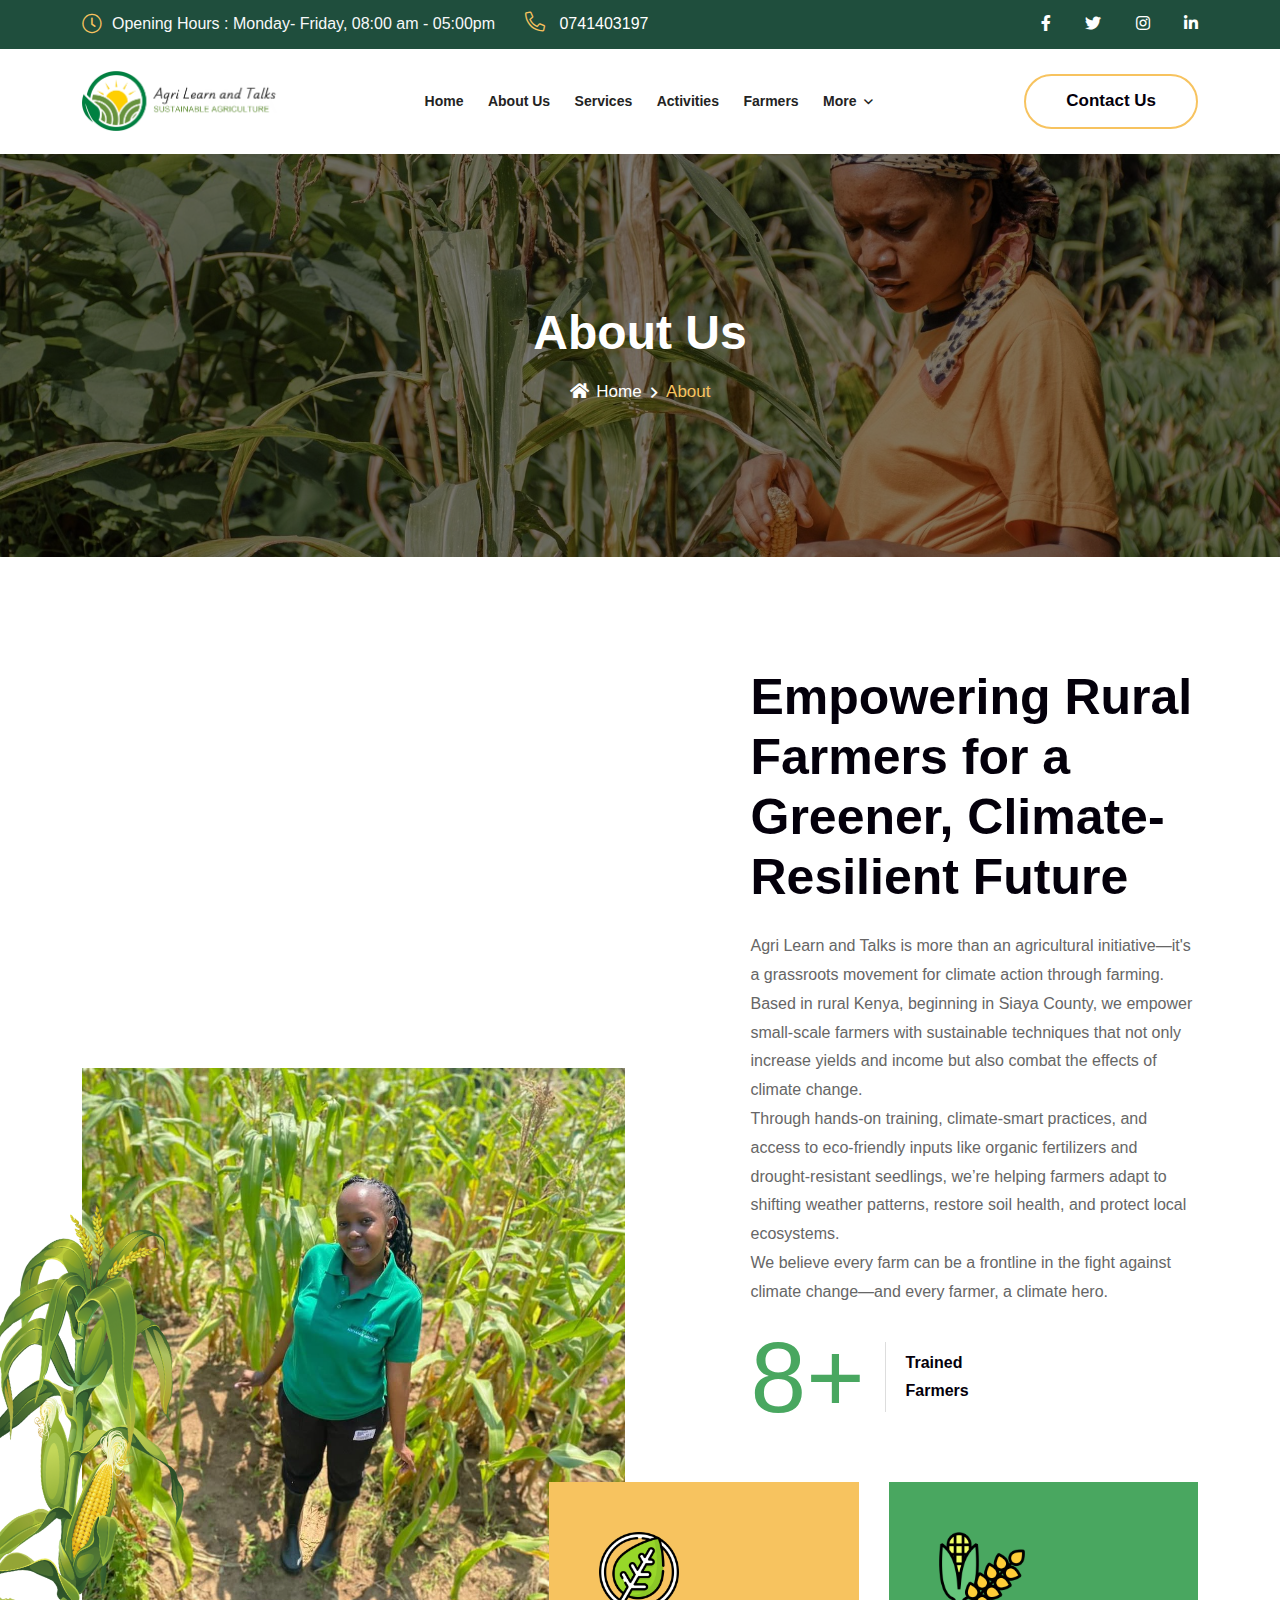
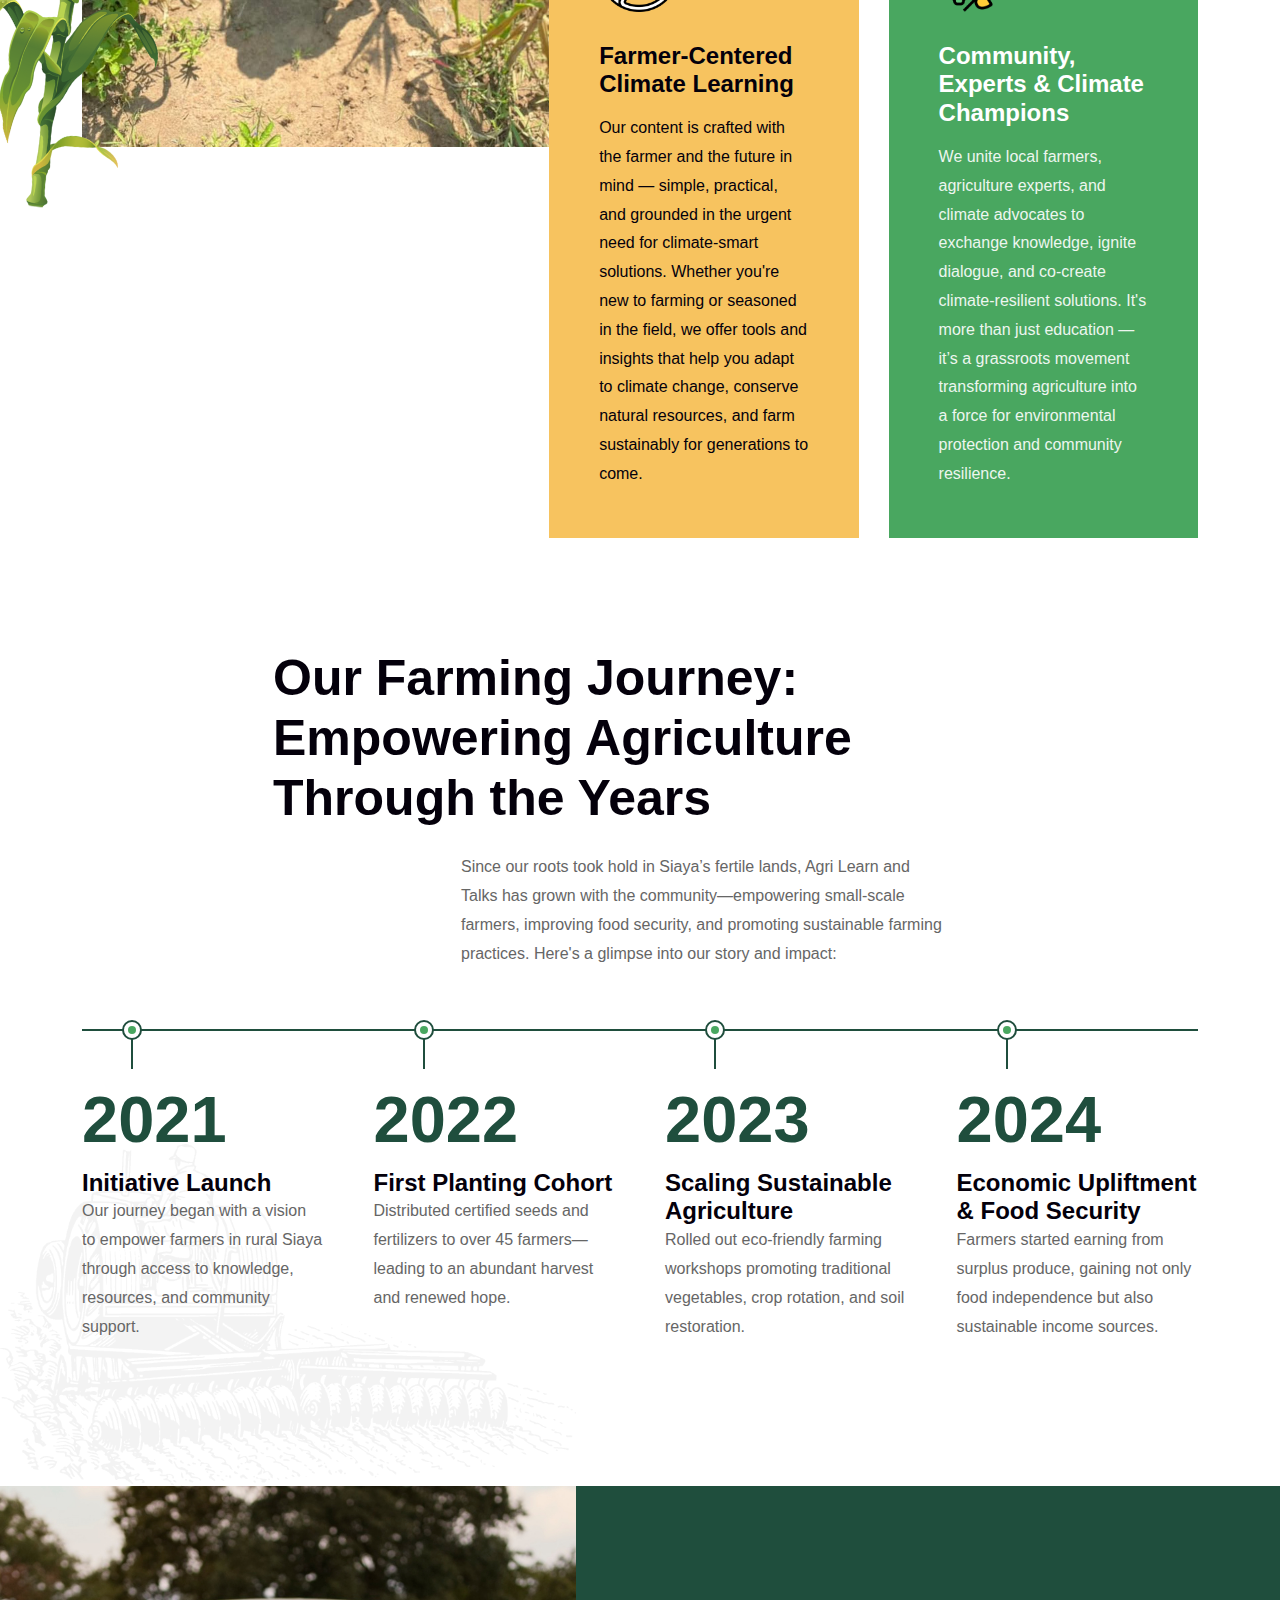
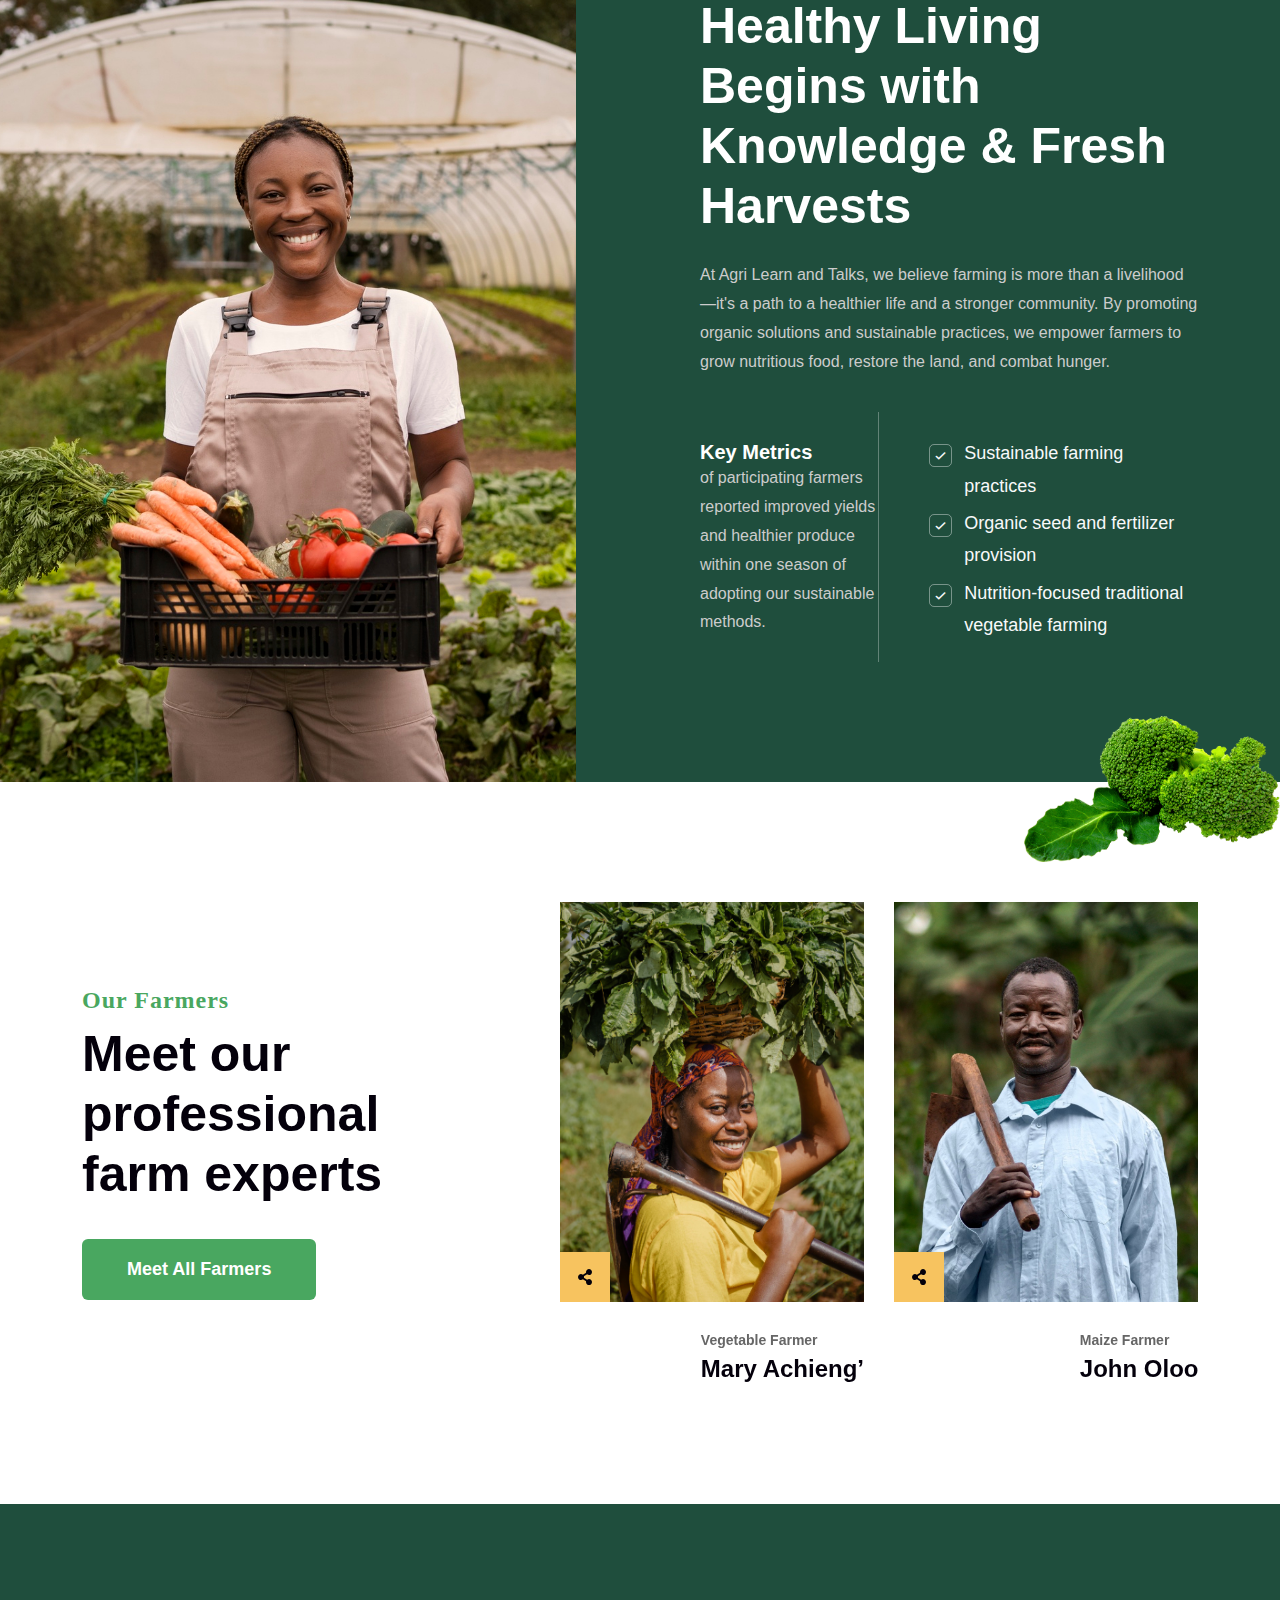
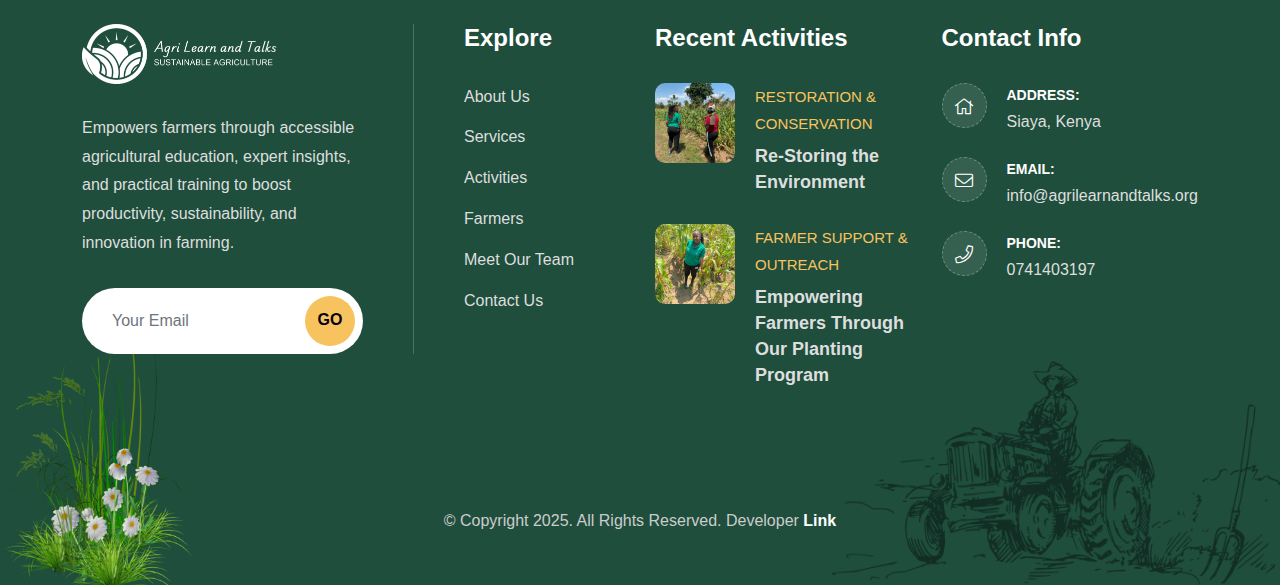
<file: about-us.html>
<!DOCTYPE html>
<html lang="en">

<head>
    <!-- ========== Meta Tags ========== -->
    <meta charset="utf-8">
    <meta http-equiv="X-UA-Compatible" content="IE=edge">
    <meta name="viewport" content="width=device-width, initial-scale=1">
    <meta name="description"
        content="Agri Learn and Talks empowers farmers through accessible agricultural education, expert insights, and practical training to boost productivity, sustainability, and innovation in farming.">

    <meta name="keywords" content="agriculture, climate change, Kenya farming, soil conservation, sustainable farming">
    <meta name="author" content="Elizabeth Juma">

    <!-- Open Graph for social media -->
    <meta property="og:title" content="Agri Learn and Talks">
    <meta property="og:description" content="Empowering communities through sustainable farming education.">
    <meta property="og:image"
        content="https://firebasestorage.googleapis.com/v0/b/betheyoucommunity.appspot.com/o/logo-white.png?alt=media&token=73bda2e9-6807-485e-b655-2ccda39c3a38">
    <meta property="og:url" content="https://agrilearnandtalks.org">
    <meta property="og:type" content="website">

    <!-- ========== Page Title ========== -->
    <title>About Us | Agri Learn and Talks</title>

    <!-- ========== Favicon Icon ========== -->
    <link rel="shortcut icon" href="assets/img/favicon.png" type="image/x-icon">

    <!-- ========== Start Stylesheet ========== -->
    <link href="assets/css/bootstrap.min.css" rel="stylesheet">
    <link href="assets/css/font-awesome.min.css" rel="stylesheet">
    <link href="assets/css/magnific-popup.css" rel="stylesheet">
    <link href="assets/css/flaticon-set.css" rel="stylesheet">
    <link href="assets/css/swiper-bundle.min.css" rel="stylesheet">
    <link href="assets/css/animate.min.css" rel="stylesheet">
    <link href="assets/css/validnavs.css" rel="stylesheet">
    <link href="assets/css/helper.css" rel="stylesheet">
    <link href="assets/css/unit-test.css" rel="stylesheet">
    <link href="assets/css/shop.css" rel="stylesheet">
    <link href="assets/css/style.css" rel="stylesheet">
    <!-- <link href="style.css" rel="stylesheet"> -->
    <!-- ========== End Stylesheet ========== -->

    <!--[if lte IE 9]>
        <p class="browserupgrade">You are using an <strong>outdated</strong> browser. Please <a href="https://browsehappy.com/">upgrade your browser</a> to improve your experience and security.</p>
    <![endif]-->

</head>

<body>

    <!-- Start Preloader 
    ============================================= -->
    <div id="preloader">
        <div id="agrica-preloader" class="agrica-preloader">
            <div class="animation-preloader">
                <div class="spinner"></div>
            </div>
            <div class="loader">
                <div class="row">
                    <div class="col-3 loader-section section-left">
                        <div class="bg"></div>
                    </div>
                    <div class="col-3 loader-section section-left">
                        <div class="bg"></div>
                    </div>
                    <div class="col-3 loader-section section-right">
                        <div class="bg"></div>
                    </div>
                    <div class="col-3 loader-section section-right">
                        <div class="bg"></div>
                    </div>
                </div>
            </div>
        </div>
    </div>
    <!-- End Preloader -->

    <!-- Start Header Top 
    ============================================= -->
    <div class="top-bar-area top-bar-style-one bg-dark text-light">
        <div class="container">
            <div class="row align-center">
                <div class="col-lg-8">
                    <ul class="item-flex">
                        <li>
                            <i class="fas fa-clock"></i> Opening Hours : Monday- Friday, 08:00 am - 05:00pm
                        </li>
                        <li>
                            <a href="tel:0741403197"><i class="fas fa-phone-alt"></i> 0741403197</a>
                        </li>
                    </ul>
                </div>
                <div class="col-lg-4 text-end">
                    <div class="social">
                        <ul>
                            <li>
                                <a href="#" target="_blank">
                                    <i class="fab fa-facebook-f"></i>
                                </a>
                            </li>
                            <li>
                                <a href="#" target="_blank">
                                    <i class="fab fa-twitter"></i>
                                </a>
                            </li>
                            <li>
                                <a href="https://www.instagram.com/agrilearnandtalks?igsh=cmJuamVyb2NnY3Uw&utm_source=qr"
                                    target="_blank">
                                    <i class="fab fa-instagram"></i>
                                </a>
                            </li>
                            <li>
                                <a href="#" target="_blank">
                                    <i class="fab fa-linkedin-in"></i>
                                </a>
                            </li>
                        </ul>
                    </div>
                </div>
            </div>
        </div>
    </div>
    <!-- End Header Top -->

    <!-- Header 
    ============================================= -->
    <header>
        <!-- Start Navigation -->
        <nav class="navbar mobile-sidenav inc-shape navbar-sticky navbar-default validnavs dark">

            <div class="container d-flex justify-content-between align-items-center">

                <div class="navbar-brand-left">
                    <!-- Start Header Navigation -->
                    <div class="navbar-header">
                        <button type="button" class="navbar-toggle" data-toggle="collapse" data-target="#navbar-menu">
                            <i class="fa fa-bars"></i>
                        </button>
                        <a class="navbar-brand" href="index.html">
                            <img src="assets/img/logo-mix.png" class="logo" alt="Logo">
                        </a>
                    </div>
                    <!-- End Header Navigation -->
                </div>

                <!-- Collect the nav links, forms, and other content for toggling -->
                <div class="collapse navbar-collapse" id="navbar-menu">

                    <img src="assets/img/logo.png" alt="Logo">
                    <button type="button" class="navbar-toggle" data-toggle="collapse" data-target="#navbar-menu">
                        <i class="fa fa-times"></i>
                    </button>

                    <ul class="nav navbar-nav navbar-right" data-in="fadeInDown" data-out="fadeOutUp">
                        <li class="dropdown">
                            <a href="index.html" class="">Home</a>
                        </li>
                        <li class="dropdown">
                            <a href="about-us.html" class="">About Us</a>
                        </li>
                        <li class="dropdown">
                            <a href="services.html" class="">Services</a>
                        </li>
                        <li class="dropdown">
                            <a href="activities.html" class="">Activities</a>

                        </li>
                        <li class="dropdown">
                            <a href="farmers.html" class="">Farmers</a>
                        </li>
                        <li class="dropdown">
                            <a href="#" class="dropdown-toggle" data-toggle="dropdown">More</a>
                            <ul class="dropdown-menu">
                                <li><a href="team-members.html">Team</a></li>
                                <li><a href="gallery.html">Gallery</a></li>
                                <li><a href="blogs.html">Blogs</a></li>
                            </ul>
                        </li>

                    </ul>
                </div><!-- /.navbar-collapse -->

                <div class="attr-right">
                    <!-- Start Atribute Navigation -->
                    <div class="attr-nav">
                        <ul>
                            <li class="button"><a href="contact-us.html">Contact Us</a></li>
                        </ul>
                    </div>
                    <!-- End Atribute Navigation -->

                </div>

                <!-- Main Nav -->
            </div>
            <!-- Overlay screen for menu -->
            <div class="overlay-screen"></div>
            <!-- End Overlay screen for menu -->

        </nav>
        <!-- End Navigation -->
    </header>
    <!-- End Header -->

    <!-- Start Breadcrumb 
    ============================================= -->
    <div class="breadcrumb-area text-center shadow dark-hard bg-cover text-light"
        style="background-image: url(assets/img/banner/15.jpg);">
        <div class="container">
            <div class="row">
                <div class="col-lg-8 offset-lg-2">
                    <h1>About Us</h1>
                    <nav aria-label="breadcrumb">
                        <ol class="breadcrumb">
                            <li><a href="index.html"><i class="fas fa-home"></i> Home</a></li>
                            <li class="active">About</li>
                        </ol>
                    </nav>
                </div>
            </div>
        </div>
    </div>
    <!-- End Breadcrumb -->

    <!-- Start About 
    ============================================= -->
    <div class="about-style-one-area default-padding overflow-hidden">
        <div class="container">
            <div class="row align-center">
                <div class="col-xl-6 col-lg-5">
                    <div class="about-style-one-thumb">
                        <img src="assets/img/farmers/liz2.jpg" alt="Image Not Found">
                        <div class="animation-shape">
                            <img src="assets/img/illustration/1.png" alt="Image Not Found">
                        </div>
                    </div>
                </div>
                <div class="col-xl-5 offset-xl-1 col-lg-6 offset-lg-1">
                    <div class="about-style-one-info">

                        <h2 class="title">Empowering Rural Farmers for a Greener, Climate-Resilient Future</h2>
                        <p>
                            Agri Learn and Talks is more than an agricultural initiative—it's a grassroots movement for
                            climate action through farming. Based in rural Kenya, beginning in Siaya County, we empower
                            small-scale farmers with sustainable techniques that not only increase yields and income but
                            also combat the effects of climate change.
                            <br>
                            Through hands-on training, climate-smart practices, and access to eco-friendly inputs like
                            organic fertilizers and drought-resistant seedlings, we’re helping farmers adapt to shifting
                            weather patterns, restore soil health, and protect local ecosystems.
                            <br>
                            We believe every farm can be a frontline in the fight against climate change—and every
                            farmer, a climate hero.
                        </p>
                        <div class="fun-fact-style-flex mt-35">
                            <div class="counter">
                                <div class="timer" data-to="20" data-speed="2000">20</div>
                                <div class="operator">+</div>
                            </div>
                            <span class="medium">Trained <br> Farmers</span>
                        </div>
                        <ul class="top-feature">
                            <li>
                                <div class="icon">
                                    <img src="assets/img/icon/3.png" alt="Image Not Found">
                                </div>
                                <div class="info">
                                    <h4>Farmer-Centered Climate Learning</h4>
                                    <p>
                                        Our content is crafted with the farmer and the future in mind — simple,
                                        practical, and grounded in the urgent need for climate-smart solutions. Whether
                                        you're new to farming or seasoned in the field, we offer tools and insights that
                                        help you adapt to climate change, conserve natural resources, and farm
                                        sustainably for generations to come.
                                    </p>
                                </div>
                            </li>
                            <li>
                                <div class="icon">
                                    <img src="assets/img/icon/2.png" alt="Image Not Found">
                                </div>
                                <div class="info">
                                    <h4>Community, Experts & Climate Champions</h4>
                                    <p>
                                        We unite local farmers, agriculture experts, and climate advocates to exchange
                                        knowledge, ignite dialogue, and co-create climate-resilient solutions. It's more
                                        than just education — it’s a grassroots movement transforming agriculture into a
                                        force for environmental protection and community resilience.
                                    </p>
                                </div>
                            </li>
                        </ul>

                    </div>
                </div>
            </div>
        </div>
    </div>
    <!-- End About -->

    <!-- Start Timeline 
    ============================================= -->
    <div class="timeline-area default-padding-bottom" style="background-image: url(assets/img/shape/21.png);">
        <div class="container">
            <div class="row">
                <div class="col-lg-8 offset-lg-2">
                    <div class="site-heading">
                        <h2 class="title">Our Farming Journey: <br> Empowering Agriculture Through the Years</h2>
                        <div class="row">
                            <div class="col-xl-10 offset-xl-2">
                                <p>
                                    Since our roots took hold in Siaya’s fertile lands, Agri Learn and Talks has grown
                                    with the community—empowering small-scale farmers, improving food security, and
                                    promoting sustainable farming practices. Here's a glimpse into our story and impact:
                                </p>
                            </div>
                        </div>
                    </div>
                </div>
            </div>
            <div class="row">
                <div class="col-lg-12">
                    <div class="timeline-items">
                        <!-- Single Item -->
                        <div class="timeline-item">
                            <h2>2021</h2>
                            <h4>Initiative Launch</h4>
                            <p>Our journey began with a vision to empower farmers in rural Siaya through access to
                                knowledge, resources, and community support.</p>
                        </div>
                        <!-- End Single Item -->
                        <!-- Single Item -->
                        <div class="timeline-item">
                            <h2>2022</h2>
                            <h4>First Planting Cohort</h4>
                            <p>Distributed certified seeds and fertilizers to over 45 farmers—leading to an abundant
                                harvest and renewed hope.</p>
                        </div>
                        <!-- End Single Item -->
                        <!-- Single Item -->
                        <div class="timeline-item">
                            <h2>2023</h2>
                            <h4>Scaling Sustainable Agriculture</h4>
                            <p>Rolled out eco-friendly farming workshops promoting traditional vegetables, crop
                                rotation, and soil restoration.</p>
                        </div>
                        <!-- End Single Item -->
                        <!-- Single Item -->
                        <div class="timeline-item">
                            <h2>2024</h2>
                            <h4>Economic Upliftment & Food Security</h4>
                            <p>Farmers started earning from surplus produce, gaining not only food independence but also
                                sustainable income sources.</p>
                        </div>
                        <!-- End Single Item -->
                    </div>
                </div>
            </div>
        </div>
    </div>
    <!-- End Timeline -->

    <!-- Start Choose Us 
    ============================================= -->
    <div class="choose-us-style-three-area default-padding bg-dark text-light">
        <div class="illustration-bottom">
            <img src="assets/img/illustration/17.png" alt="Image Not Found">
        </div>
        <div class="shape" style="background-image: url(assets/img/about/3.jpg);"></div>
        <div class="container">
            <div class="row">
                <div class="col-lg-6 offset-lg-6 pl-60 pl-md-15 pl-xs-15">
                    <h2 class="title">Healthy Living Begins with Knowledge & Fresh Harvests</h2>
                    <p>
                        At Agri Learn and Talks, we believe farming is more than a livelihood—it's a path to a healthier
                        life and a stronger community. By promoting organic solutions and sustainable practices, we
                        empower farmers to grow nutritious food, restore the land, and combat hunger.
                    </p>
                    <div class="list-grid">

                        <div class="achivement-content">
                            <div class="item">
                                <div class="progressbar">
                                    <div class="circle" data-percent="87">
                                        <strong></strong>
                                    </div>
                                </div>
                                <h4>Key Metrics</h4>
                                <p>of participating farmers reported improved yields and healthier produce within one
                                    season of adopting our sustainable methods.</p>
                            </div>
                        </div>
                        <ul class="list-item">
                            <li>Sustainable farming practices</li>
                            <li>Organic seed and fertilizer provision</li>
                            <li>Nutrition-focused traditional vegetable farming</li>
                        </ul>
                    </div>
                </div>
            </div>
        </div>
    </div>
    <!-- End Choose Us -->

    <!-- Start Team 
    ============================================= -->
    <div class="team-style-one-area default-padding">
        <div class="container">
            <div class="row align-center">
                <div class="col-lg-4">
                    <h4 class="sub-title">Our Farmers</h4>
                    <h2 class="title">Meet our professional farm experts</h2>
                    <a class="btn btn-theme secondary mt-10 btn-md radius animation" href="farmers.html">Meet all
                        Farmers</a>
                </div>
                <div class="col-lg-7 offset-lg-1">
                    <div class="team-style-one-carousel swiper">
                        <!-- Additional required wrapper -->
                        <div id="about-us-farmers-list" class="swiper-wrapper">

                            <!-- Single Item -->
                            <!-- <div class="swiper-slide">
                                <div class="farmer-style-one-item">
                                    <div class="thumb">
                                        <img src="assets/img/farmers/1.jpg" alt="Image Not Found">
                                        <div class="social">
                                            <i class="fas fa-share-alt"></i>
                                            <ul>
                                                <li class="facebook">
                                                    <a href="#">
                                                        <i class="fab fa-facebook-f"></i>
                                                    </a>
                                                </li>
                                                <li class="twitter">
                                                    <a href="#">
                                                        <i class="fab fa-twitter"></i>
                                                    </a>
                                                </li>
                                                <li class="linkedin">
                                                    <a href="#">
                                                        <i class="fab fa-linkedin-in"></i>
                                                    </a>
                                                </li>
                                            </ul>
                                        </div>
                                    </div>
                                    <div class="info">
                                        <span>Farmer of tomatoes</span>
                                        <h4><a href="farmer-details.html">Aleesha Brown</a></h4>
                                    </div>
                                </div>
                            </div> -->
                            <!-- End Single Item -->
                            <!-- Single Item -->
                            <!-- <div class="swiper-slide">
                                <div class="farmer-style-one-item">
                                    <div class="thumb">
                                        <img src="assets/img/farmers/2.jpg" alt="Image Not Found">
                                        <div class="social">
                                            <i class="fas fa-share-alt"></i>
                                            <ul>
                                                <li class="facebook">
                                                    <a href="#">
                                                        <i class="fab fa-facebook-f"></i>
                                                    </a>
                                                </li>
                                                <li class="twitter">
                                                    <a href="#">
                                                        <i class="fab fa-twitter"></i>
                                                    </a>
                                                </li>
                                                <li class="linkedin">
                                                    <a href="#">
                                                        <i class="fab fa-linkedin-in"></i>
                                                    </a>
                                                </li>
                                            </ul>
                                        </div>
                                    </div>
                                    <div class="info">
                                        <span>Farmer of cherry</span>
                                        <h4><a href="farmer-details.html">Kevin Martin</a></h4>
                                    </div>
                                </div>
                            </div> -->
                            <!-- End Single Item -->
                            <!-- Single Item -->
                            <!-- <div class="swiper-slide">
                                <div class="farmer-style-one-item">
                                    <div class="thumb">
                                        <img src="assets/img/farmers/3.jpg" alt="Image Not Found">
                                        <div class="social">
                                            <i class="fas fa-share-alt"></i>
                                            <ul>
                                                <li class="facebook">
                                                    <a href="#">
                                                        <i class="fab fa-facebook-f"></i>
                                                    </a>
                                                </li>
                                                <li class="twitter">
                                                    <a href="#">
                                                        <i class="fab fa-twitter"></i>
                                                    </a>
                                                </li>
                                                <li class="linkedin">
                                                    <a href="#">
                                                        <i class="fab fa-linkedin-in"></i>
                                                    </a>
                                                </li>
                                            </ul>
                                        </div>
                                    </div>
                                    <div class="info">
                                        <span>Farmer of potato</span>
                                        <h4><a href="farmer-details.html">Sarah Albert</a></h4>
                                    </div>
                                </div>
                            </div> -->
                            <!-- End Single Item -->
                        </div>
                    </div>
                </div>
            </div>
        </div>
    </div>
    <!-- End Team -->

    <!-- Start Footer 
    ============================================= -->
    <footer class="bg-dark text-light" style="background-image: url(assets/img/shape/8.png);">
        <div class="container">
            <div class="f-items default-padding">
                <div class="row">

                    <!-- Single Itme -->
                    <div class="col-lg-4 col-md-6 item">
                        <div class="footer-item about">
                            <img class="logo" src="assets/img/logo-light.png" alt="Logo">
                            <p>
                                Empowers farmers through accessible agricultural education, expert insights, and
                                practical training to boost productivity, sustainability, and innovation in farming.
                            </p>
                            <form>
                                <input type="email" placeholder="Your Email" class="form-control" name="email">
                                <button> Go</button>
                            </form>
                        </div>
                    </div>
                    <!-- End Single Itme -->

                    <!-- Single Itme -->
                    <div class="col-lg-2 col-md-6 item">
                        <div class="footer-item link">
                            <h4 class="widget-title">Explore</h4>
                            <ul>
                                <li>
                                    <a href="about-us.html">About Us</a>
                                </li>
                                <li>
                                    <a href="services.html">Services</a>
                                </li>
                                <li>
                                    <a href="activities.html">Activities</a>
                                </li>
                                <li>
                                    <a href="farmers.html">Farmers</a>
                                </li>
                                <li>
                                    <a href="team-members.html">Meet Our Team</a>
                                </li>
                                <li>
                                    <a href="contact-us.html">Contact Us</a>
                                </li>
                            </ul>
                        </div>
                    </div>
                    <!-- End Single Itme -->

                    <!-- Single Itme -->
                    <div class="col-lg-3 col-md-6 item">
                        <div class="footer-item recent-post">
                            <h4 class="widget-title">Recent Activities</h4>
                            <ul id="footer-recent-activities">
                                <!-- <li>
                                    <div class="thumb">
                                        <a href="blog-single-with-sidebar.html">
                                            <img src="assets/img/thumbs/1.jpg" alt="Thumb">
                                        </a>
                                    </div>
                                    <div class="info">
                                        <div class="meta-title">
                                            <span class="post-date">12 Sep, 2025</span>
                                        </div>
                                        <h5><a href="blog-single-with-sidebar.html">Meant widow equal an share least
                                                part. </a></h5>
                                    </div>
                                </li>
                                <li>
                                    <div class="thumb">
                                        <a href="blog-single-with-sidebar.html">
                                            <img src="assets/img/thumbs/2.jpg" alt="Thumb">
                                        </a>
                                    </div>
                                    <div class="info">
                                        <div class="meta-title">
                                            <span class="post-date">18 Jul, 2025</span>
                                        </div>
                                        <h5><a href="blog-single-with-sidebar.html">Future Plan & Strategy for
                                                Consutruction </a></h5>
                                    </div>
                                </li> -->
                            </ul>
                        </div>
                    </div>
                    <!-- End Single Itme -->

                    <!-- Single Itme -->
                    <div class="col-lg-3 col-md-6 item">
                        <div class="footer-item contact">
                            <h4 class="widget-title">Contact Info</h4>
                            <ul>
                                <li>
                                    <div class="icon">
                                        <i class="fas fa-home"></i>
                                    </div>
                                    <div class="content">
                                        <strong>Address:</strong>
                                        Siaya, Kenya
                                    </div>
                                </li>
                                <li>
                                    <div class="icon">
                                        <i class="fas fa-envelope"></i>
                                    </div>
                                    <div class="content">
                                        <strong>Email:</strong>
                                        <a href="mailto:info@agrilearnandtalks.org">info@agrilearnandtalks.org</a>
                                    </div>
                                </li>
                                <li>
                                    <div class="icon">
                                        <i class="fas fa-phone"></i>
                                    </div>
                                    <div class="content">
                                        <strong>Phone:</strong>
                                        <a href="tel:0741403197">0741403197</a>
                                    </div>
                                </li>
                            </ul>
                        </div>
                    </div>
                    <!-- Single Itme -->

                </div>
            </div>
            <!-- Start Footer Bottom -->
            <div class="footer-bottom text-center">
                <div class="row">
                    <div class="col-lg-12">
                        <p>&copy; Copyright 2025. All Rights Reserved. Developer <a href="https://briannamutali.com"
                                target="_blank">Link</a>
                        </p>
                    </div>
                </div>
            </div>
            <!-- End Footer Bottom -->
        </div>
        <div class="shape-right-bottom">
            <img src="assets/img/shape/7.png" alt="Image Not Found">
        </div>
    </footer>
    <!-- End Footer -->

    <!-- jQuery Frameworks
    ============================================= -->
    <script src="assets/js/jquery-3.6.0.min.js"></script>
    <script src="assets/js/bootstrap.bundle.min.js"></script>
    <script src="assets/js/jquery.appear.js"></script>
    <script src="assets/js/swiper-bundle.min.js"></script>
    <script src="assets/js/progress-bar.min.js"></script>
    <script src="assets/js/circle-progress.js"></script>
    <script src="assets/js/isotope.pkgd.min.js"></script>
    <script src="assets/js/imagesloaded.pkgd.min.js"></script>
    <script src="assets/js/magnific-popup.min.js"></script>
    <script src="assets/js/count-to.js"></script>
    <script src="assets/js/jquery.scrolla.min.js"></script>
    <script src="assets/js/ScrollOnReveal.js"></script>
    <script src="assets/js/YTPlayer.min.js"></script>
    <script src="assets/js/validnavs.js"></script>
    <script src="assets/js/gsap.js"></script>
    <script src="assets/js/ScrollTrigger.min.js"></script>
    <script src="assets/js/SplitText.min.js"></script>
    <script src="assets/js/main.js"></script>
    <script src="assets/js/about-us.js" type="module"></script>
    <script src="assets/js/footer.js" type="module"></script>

</body>

</html>
</file>
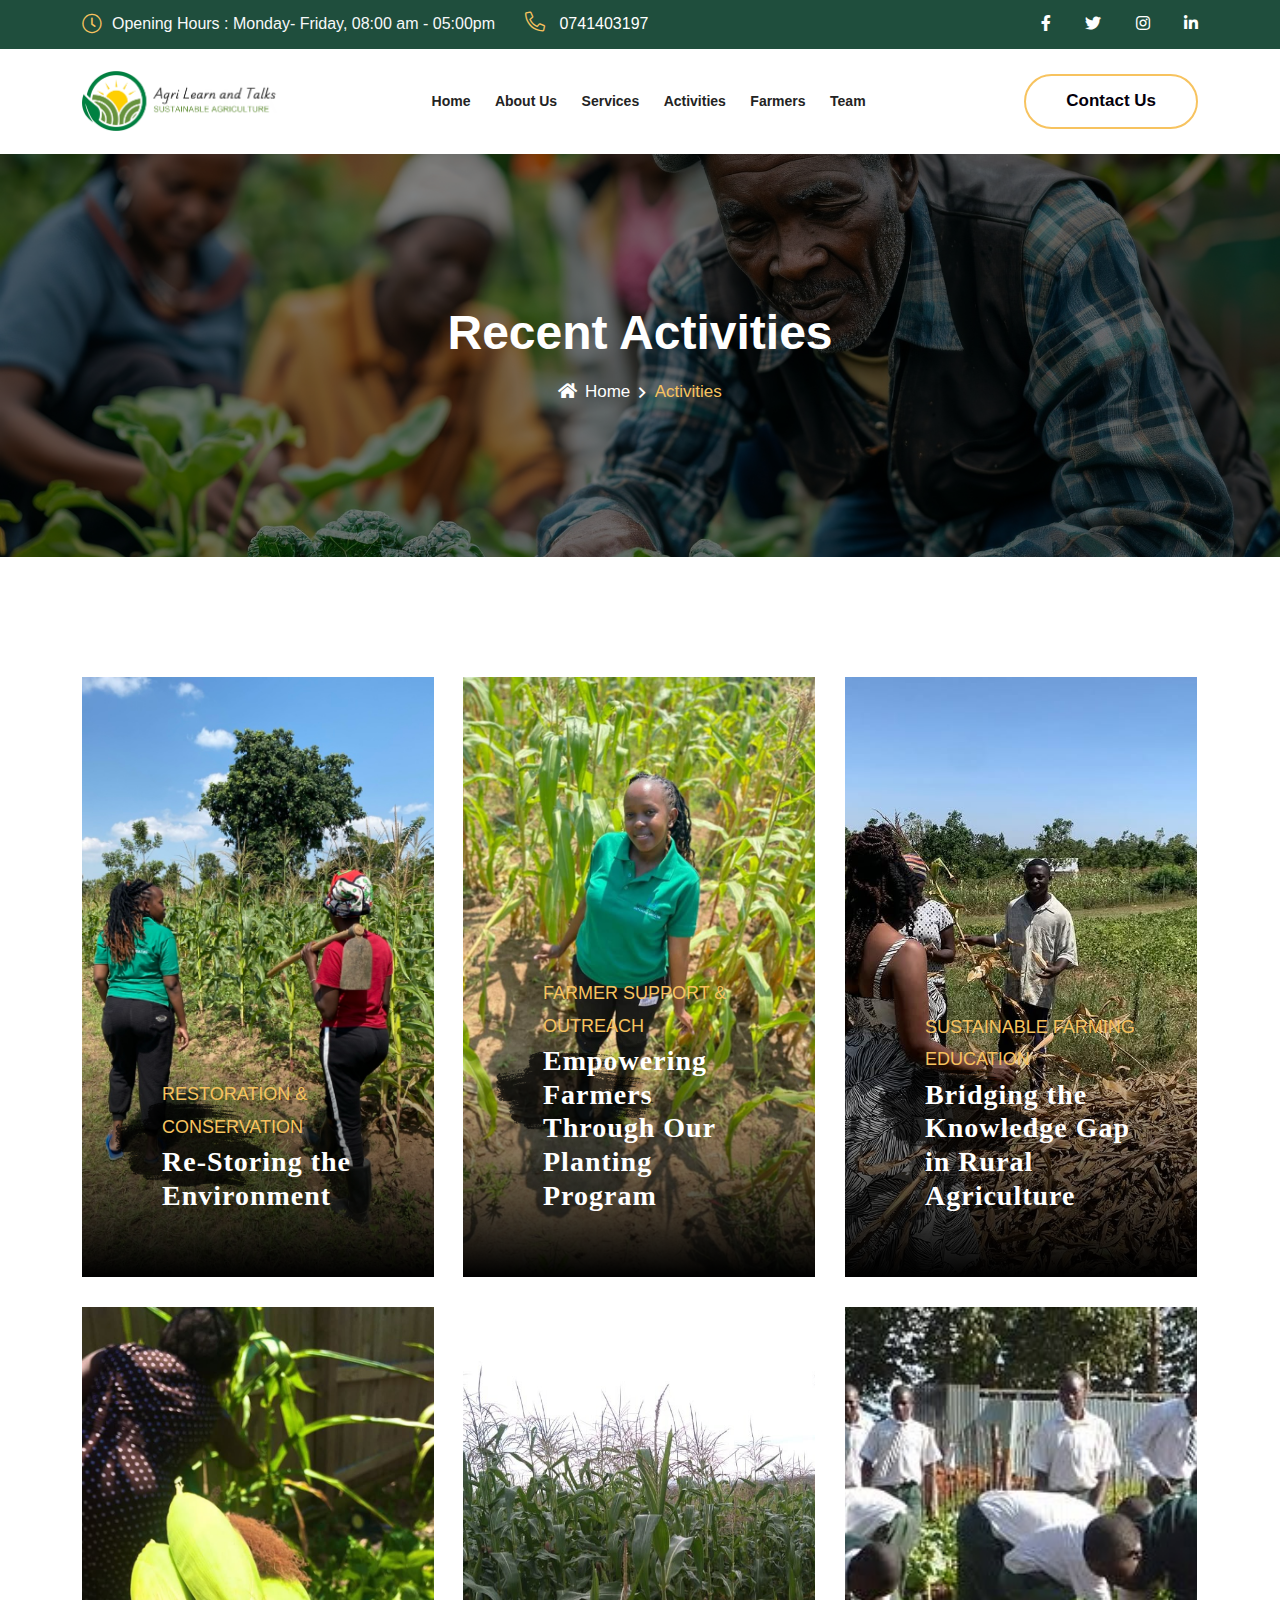
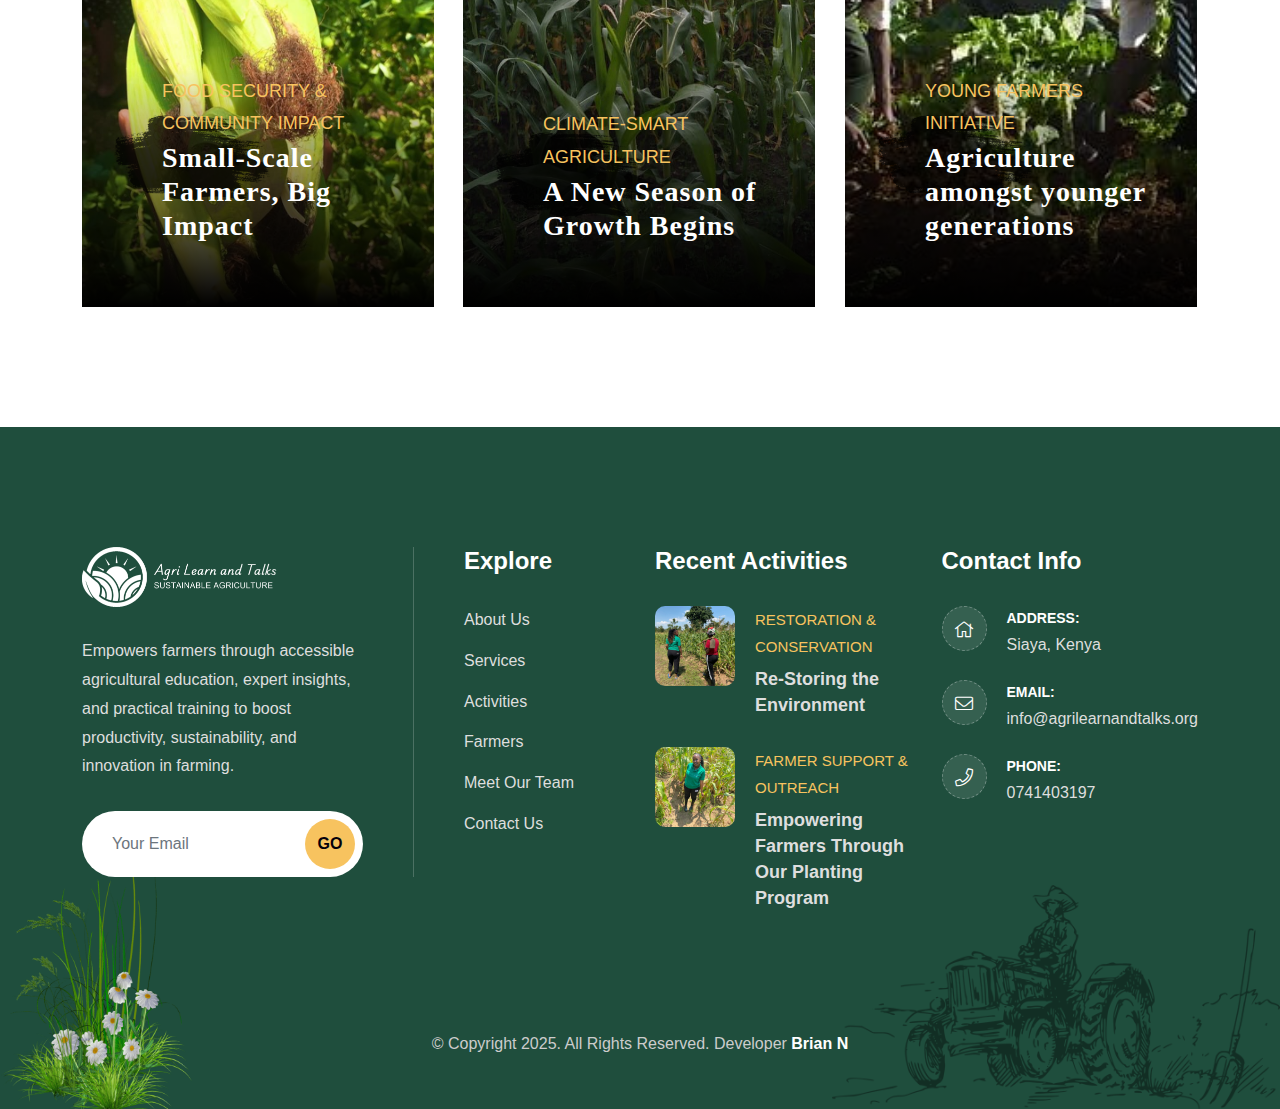
<file: activities.html>
<!DOCTYPE html>
<html lang="en">

<head>
    <!-- ========== Meta Tags ========== -->
    <meta charset="utf-8">
    <meta http-equiv="X-UA-Compatible" content="IE=edge">
    <meta name="viewport" content="width=device-width, initial-scale=1">
    <meta name="description"
        content="Agri Learn and Talks empowers farmers through accessible agricultural education, expert insights, and practical training to boost productivity, sustainability, and innovation in farming.">

    <!-- ========== Page Title ========== -->
    <title>Activities | Agri Learn and Talks</title>

    <!-- ========== Favicon Icon ========== -->
    <link rel="shortcut icon" href="assets/img/favicon.png" type="image/x-icon">

    <!-- ========== Start Stylesheet ========== -->
    <link href="assets/css/bootstrap.min.css" rel="stylesheet">
    <link href="assets/css/font-awesome.min.css" rel="stylesheet">
    <link href="assets/css/magnific-popup.css" rel="stylesheet">
    <link href="assets/css/flaticon-set.css" rel="stylesheet">
    <link href="assets/css/swiper-bundle.min.css" rel="stylesheet">
    <link href="assets/css/animate.min.css" rel="stylesheet">
    <link href="assets/css/validnavs.css" rel="stylesheet">
    <link href="assets/css/helper.css" rel="stylesheet">
    <link href="assets/css/unit-test.css" rel="stylesheet">
    <link href="assets/css/shop.css" rel="stylesheet">
    <link href="assets/css/style.css" rel="stylesheet">
    <!-- <link href="style.css" rel="stylesheet"> -->
    <!-- ========== End Stylesheet ========== -->

    <!--[if lte IE 9]>
        <p class="browserupgrade">You are using an <strong>outdated</strong> browser. Please <a href="https://browsehappy.com/">upgrade your browser</a> to improve your experience and security.</p>
    <![endif]-->

</head>

<body>

    <!-- Start Preloader 
    ============================================= -->
    <div id="preloader">
        <div id="agrica-preloader" class="agrica-preloader">
            <div class="animation-preloader">
                <div class="spinner"></div>
            </div>
            <div class="loader">
                <div class="row">
                    <div class="col-3 loader-section section-left">
                        <div class="bg"></div>
                    </div>
                    <div class="col-3 loader-section section-left">
                        <div class="bg"></div>
                    </div>
                    <div class="col-3 loader-section section-right">
                        <div class="bg"></div>
                    </div>
                    <div class="col-3 loader-section section-right">
                        <div class="bg"></div>
                    </div>
                </div>
            </div>
        </div>
    </div>
    <!-- End Preloader -->

    <!-- Start Header Top 
    ============================================= -->
    <div class="top-bar-area top-bar-style-one bg-dark text-light">
        <div class="container">
            <div class="row align-center">
                <div class="col-lg-8">
                    <ul class="item-flex">
                        <li>
                            <i class="fas fa-clock"></i> Opening Hours : Monday- Friday, 08:00 am - 05:00pm
                        </li>
                        <li>
                            <a href="tel:0741403197"><i class="fas fa-phone-alt"></i> 0741403197</a>
                        </li>
                    </ul>
                </div>
                <div class="col-lg-4 text-end">
                    <div class="social">
                        <ul>
                            <li>
                                <a href="#" target="_blank">
                                    <i class="fab fa-facebook-f"></i>
                                </a>
                            </li>
                            <li>
                                <a href="#" target="_blank">
                                    <i class="fab fa-twitter"></i>
                                </a>
                            </li>
                            <li>
                                <a href="https://www.instagram.com/agrilearnandtalks?igsh=cmJuamVyb2NnY3Uw&utm_source=qr"
                                    target="_blank">
                                    <i class="fab fa-instagram"></i>
                                </a>
                            </li>
                            <li>
                                <a href="#" target="_blank">
                                    <i class="fab fa-linkedin-in"></i>
                                </a>
                            </li>
                        </ul>
                    </div>
                </div>
            </div>
        </div>
    </div>
    <!-- End Header Top -->

    <!-- Header 
    ============================================= -->
    <header>
        <!-- Start Navigation -->
        <nav class="navbar mobile-sidenav inc-shape navbar-sticky navbar-default validnavs dark">

            <div class="container d-flex justify-content-between align-items-center">

                <div class="navbar-brand-left">
                    <!-- Start Header Navigation -->
                    <div class="navbar-header">
                        <button type="button" class="navbar-toggle" data-toggle="collapse" data-target="#navbar-menu">
                            <i class="fa fa-bars"></i>
                        </button>
                        <a class="navbar-brand" href="index.html">
                            <img src="assets/img/logo-mix.png" class="logo" alt="Logo">
                        </a>
                    </div>
                    <!-- End Header Navigation -->
                </div>

                <!-- Collect the nav links, forms, and other content for toggling -->
                <div class="collapse navbar-collapse" id="navbar-menu">

                    <img src="assets/img/logo.png" alt="Logo">
                    <button type="button" class="navbar-toggle" data-toggle="collapse" data-target="#navbar-menu">
                        <i class="fa fa-times"></i>
                    </button>

                    <ul class="nav navbar-nav navbar-right" data-in="fadeInDown" data-out="fadeOutUp">
                        <li class="dropdown">
                            <a href="index.html" class="">Home</a>
                        </li>
                        <li class="dropdown">
                            <a href="about-us.html" class="">About Us</a>
                        </li>
                        <li class="dropdown">
                            <a href="services.html" class="">Services</a>
                        </li>
                        <li class="dropdown">
                            <a href="activities.html" class="">Activities</a>

                        </li>
                        <li class="dropdown">
                            <a href="farmers.html" class="">Farmers</a>
                        </li>
                        <li class="dropdown">
                            <a href="team-members.html" class="">Team</a>

                        </li>

                    </ul>
                </div><!-- /.navbar-collapse -->

                <div class="attr-right">
                    <!-- Start Atribute Navigation -->
                    <div class="attr-nav">
                        <ul>
                            <li class="button"><a href="contact-us.html">Contact Us</a></li>
                        </ul>
                    </div>
                    <!-- End Atribute Navigation -->

                </div>

                <!-- Main Nav -->
            </div>
            <!-- Overlay screen for menu -->
            <div class="overlay-screen"></div>
            <!-- End Overlay screen for menu -->

        </nav>
        <!-- End Navigation -->
    </header>
    <!-- End Header -->

    <!-- Start Breadcrumb 
    ============================================= -->
    <div class="breadcrumb-area text-center shadow dark-hard bg-cover text-light"
        style="background-image: url(assets/img/banner/28.jpg);">
        <div class="container">
            <div class="row">
                <div class="col-lg-8 offset-lg-2">
                    <h1>Recent Activities</h1>
                    <nav aria-label="breadcrumb">
                        <ol class="breadcrumb">
                            <li><a href="index.html"><i class="fas fa-home"></i> Home</a></li>
                            <li class="active">Activities</li>
                        </ol>
                    </nav>
                </div>
            </div>
        </div>
    </div>
    <!-- End Breadcrumb -->

    <!-- Start Gallery 
    ============================================= -->
    <div class="gallery-style-two-area default-padding">
        <div class="container">
            <div class="row">
                <div class="col-md-12 gallery-content">
                    <div class="magnific-mix-gallery gallery-masonary">
                        <div id="gallery-masonary" class="gallery-items colums-3">
                            <!-- Single Item -->
                            <!-- <div class="gallery-item">
                                <div class="gallery-style-one">
                                    <img src="assets/img/projects/1.jpg" alt="Image not Found">
                                    <div class="overlay">
                                        <p>Fruit</p>
                                        <h4><a href="project-details.html">Healthy Food</a></h4>
                                    </div>
                                </div>
                            </div> -->
                            <!-- End Single Item -->
                            <!-- Single Item -->
                            <!-- <div class="gallery-item width">
                                <div class="gallery-style-one">
                                    <img src="assets/img/projects/6.jpg" alt="Image not Found">
                                    <div class="overlay">
                                        <p>Vegetables</p>
                                        <h4><a href="project-details.html">Organic Vegetables</a></h4>
                                    </div>
                                </div>
                            </div> -->
                            <!-- End Single Item -->
                        </div>
                    </div>

                </div>
            </div>
        </div>
    </div>
    <!-- End Gallery -->

    <!-- Start Footer 
    ============================================= -->
    <footer class="bg-dark text-light" style="background-image: url(assets/img/shape/8.png);">
        <div class="container">
            <div class="f-items default-padding">
                <div class="row">

                    <!-- Single Itme -->
                    <div class="col-lg-4 col-md-6 item">
                        <div class="footer-item about">
                            <img class="logo" src="assets/img/logo-light.png" alt="Logo">
                            <p>
                                Empowers farmers through accessible agricultural education, expert insights, and
                                practical training to boost productivity, sustainability, and innovation in farming.
                            </p>
                            <form>
                                <input type="email" placeholder="Your Email" class="form-control" name="email">
                                <button> Go</button>
                            </form>
                        </div>
                    </div>
                    <!-- End Single Itme -->

                    <!-- Single Itme -->
                    <div class="col-lg-2 col-md-6 item">
                        <div class="footer-item link">
                            <h4 class="widget-title">Explore</h4>
                            <ul>
                                <li>
                                    <a href="about-us.html">About Us</a>
                                </li>
                                <li>
                                    <a href="services.html">Services</a>
                                </li>
                                <li>
                                    <a href="activities.html">Activities</a>
                                </li>
                                <li>
                                    <a href="farmers.html">Farmers</a>
                                </li>
                                <li>
                                    <a href="team-members.html">Meet Our Team</a>
                                </li>
                                <li>
                                    <a href="contact-us.html">Contact Us</a>
                                </li>
                            </ul>
                        </div>
                    </div>
                    <!-- End Single Itme -->

                    <!-- Single Itme -->
                    <div class="col-lg-3 col-md-6 item">
                        <div class="footer-item recent-post">
                            <h4 class="widget-title">Recent Activities</h4>
                            <ul id="footer-recent-activities">
                                <!-- <li>
                                    <div class="thumb">
                                        <a href="blog-single-with-sidebar.html">
                                            <img src="assets/img/thumbs/1.jpg" alt="Thumb">
                                        </a>
                                    </div>
                                    <div class="info">
                                        <div class="meta-title">
                                            <span class="post-date">12 Sep, 2025</span>
                                        </div>
                                        <h5><a href="blog-single-with-sidebar.html">Meant widow equal an share least
                                                part. </a></h5>
                                    </div>
                                </li>
                                <li>
                                    <div class="thumb">
                                        <a href="blog-single-with-sidebar.html">
                                            <img src="assets/img/thumbs/2.jpg" alt="Thumb">
                                        </a>
                                    </div>
                                    <div class="info">
                                        <div class="meta-title">
                                            <span class="post-date">18 Jul, 2025</span>
                                        </div>
                                        <h5><a href="blog-single-with-sidebar.html">Future Plan & Strategy for
                                                Consutruction </a></h5>
                                    </div>
                                </li> -->
                            </ul>
                        </div>
                    </div>
                    <!-- End Single Itme -->

                    <!-- Single Itme -->
                    <div class="col-lg-3 col-md-6 item">
                        <div class="footer-item contact">
                            <h4 class="widget-title">Contact Info</h4>
                            <ul>
                                <li>
                                    <div class="icon">
                                        <i class="fas fa-home"></i>
                                    </div>
                                    <div class="content">
                                        <strong>Address:</strong>
                                        Siaya, Kenya
                                    </div>
                                </li>
                                <li>
                                    <div class="icon">
                                        <i class="fas fa-envelope"></i>
                                    </div>
                                    <div class="content">
                                        <strong>Email:</strong>
                                        <a href="mailto:info@agrilearnandtalks.org">info@agrilearnandtalks.org</a>
                                    </div>
                                </li>
                                <li>
                                    <div class="icon">
                                        <i class="fas fa-phone"></i>
                                    </div>
                                    <div class="content">
                                        <strong>Phone:</strong>
                                        <a href="tel:0741403197">0741403197</a>
                                    </div>
                                </li>
                            </ul>
                        </div>
                    </div>
                    <!-- Single Itme -->

                </div>
            </div>
            <!-- Start Footer Bottom -->
            <div class="footer-bottom text-center">
                <div class="row">
                    <div class="col-lg-12">
                        <p>&copy; Copyright 2025. All Rights Reserved. Developer <a
                                href="https://www.linkedin.com/in/brian-namutali-2ab19a1a7/" target="_blank">Brian N</a>
                        </p>
                    </div>
                </div>
            </div>
            <!-- End Footer Bottom -->
        </div>
        <div class="shape-right-bottom">
            <img src="assets/img/shape/7.png" alt="Image Not Found">
        </div>
    </footer>
    <!-- End Footer -->

    <!-- jQuery Frameworks
    ============================================= -->
    <script src="assets/js/jquery-3.6.0.min.js"></script>
    <script src="assets/js/bootstrap.bundle.min.js"></script>
    <script src="assets/js/jquery.appear.js"></script>
    <script src="assets/js/swiper-bundle.min.js"></script>
    <script src="assets/js/progress-bar.min.js"></script>
    <script src="assets/js/circle-progress.js"></script>
    <script src="assets/js/isotope.pkgd.min.js"></script>
    <script src="assets/js/imagesloaded.pkgd.min.js"></script>
    <script src="assets/js/magnific-popup.min.js"></script>
    <script src="assets/js/count-to.js"></script>
    <script src="assets/js/jquery.scrolla.min.js"></script>
    <script src="assets/js/ScrollOnReveal.js"></script>
    <script src="assets/js/YTPlayer.min.js"></script>
    <script src="assets/js/validnavs.js"></script>
    <script src="assets/js/gsap.js"></script>
    <script src="assets/js/ScrollTrigger.min.js"></script>
    <script src="assets/js/SplitText.min.js"></script>
    <script src="assets/js/main.js"></script>
    <script src="assets/js/recent-activities.js" type="module"></script>
    <script src="assets/js/footer.js" type="module"></script>

</body>

</html>
</file>
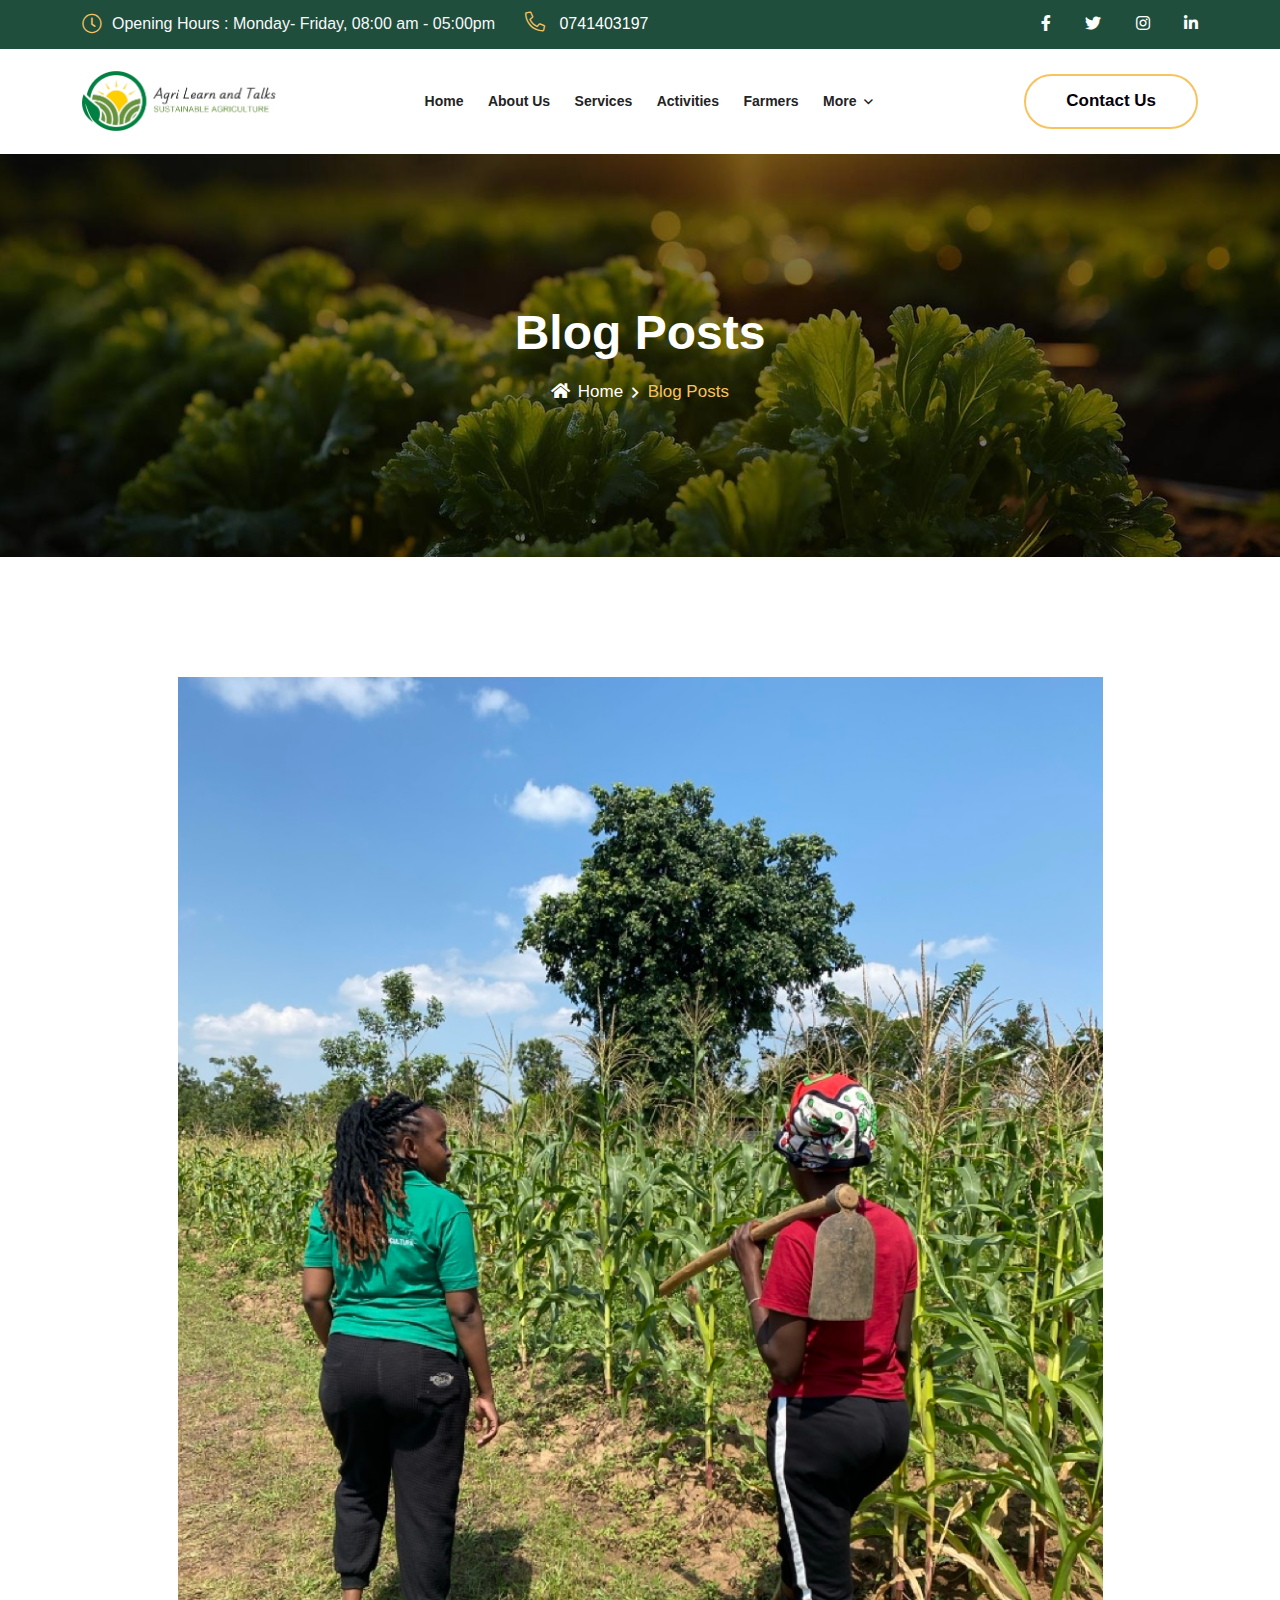
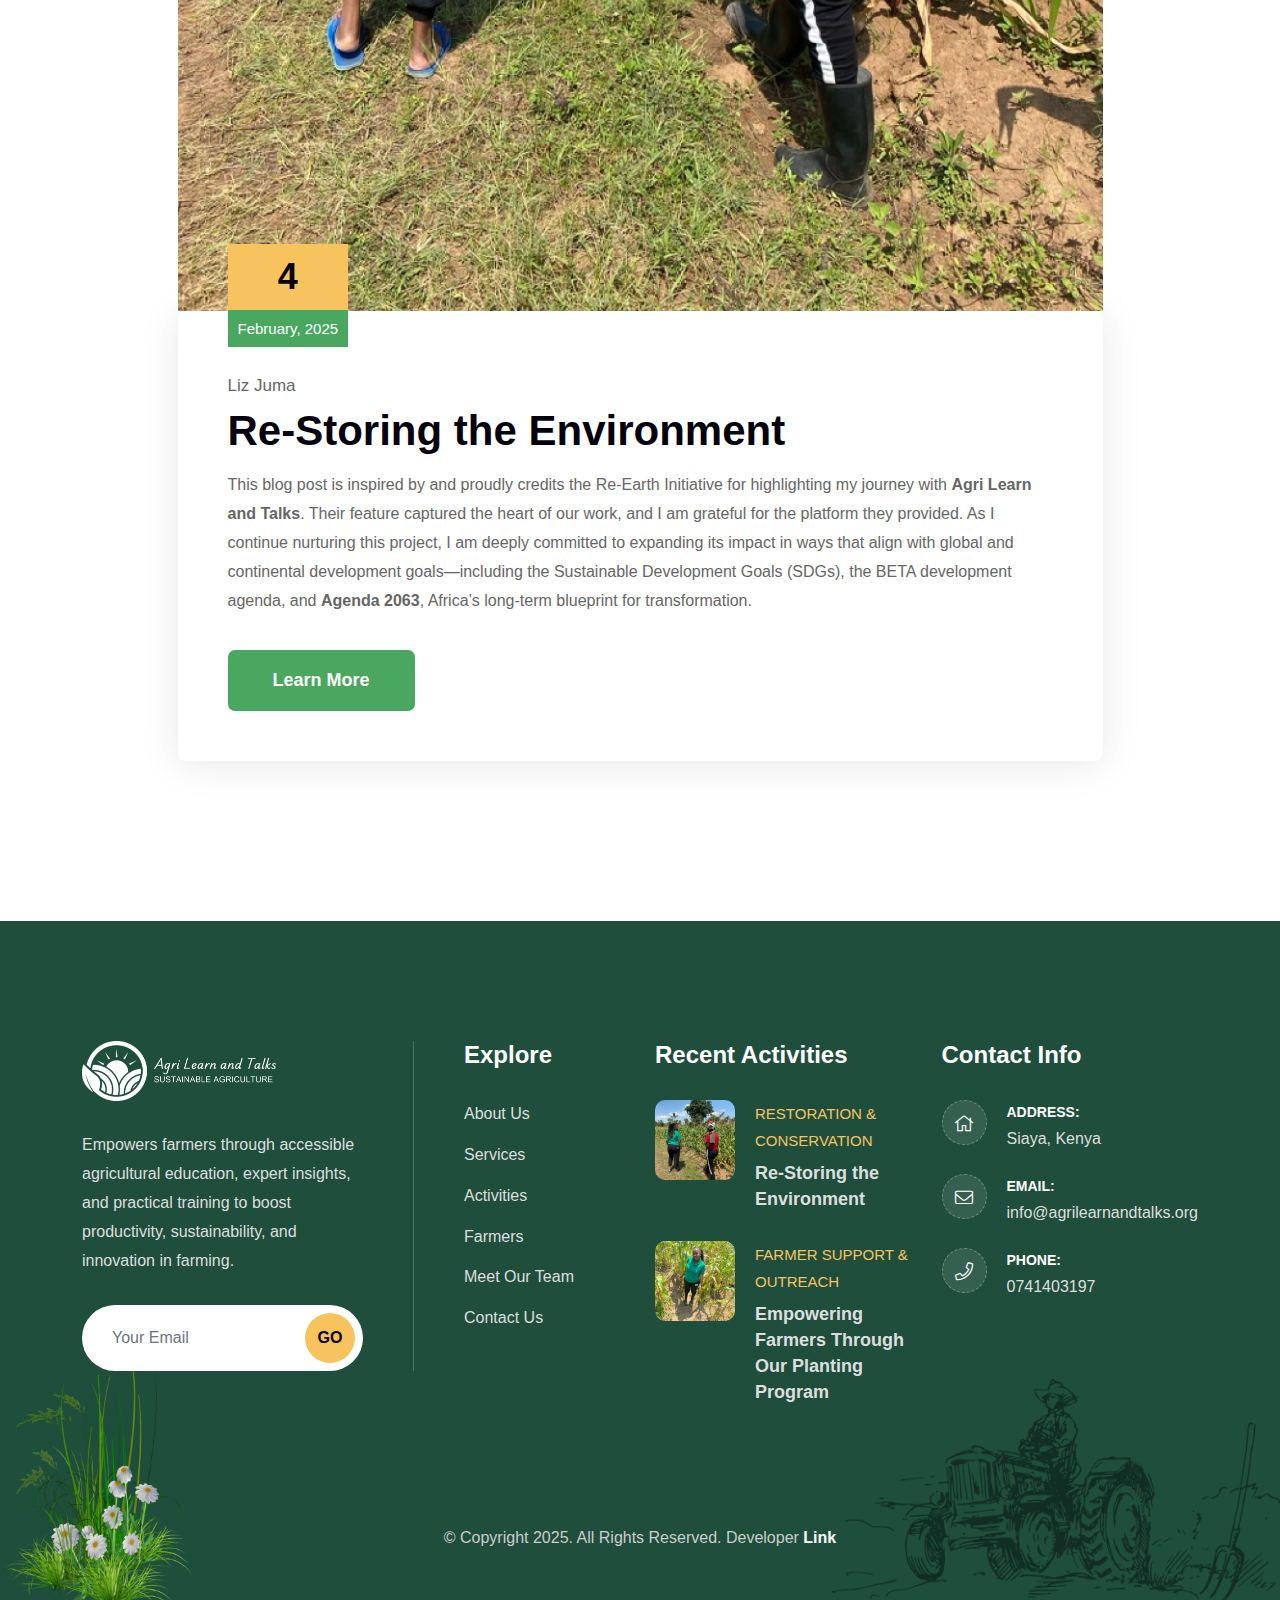
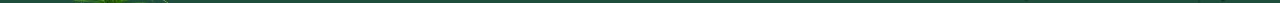
<file: blogs.html>
<!DOCTYPE html>
<html lang="en">

<head>
    <!-- ========== Meta Tags ========== -->
    <meta charset="utf-8">
    <meta http-equiv="X-UA-Compatible" content="IE=edge">
    <meta name="viewport" content="width=device-width, initial-scale=1">
    <meta name="description"
        content="Agri Learn and Talks empowers farmers through accessible agricultural education, expert insights, and practical training to boost productivity, sustainability, and innovation in farming.">

    <meta name="keywords" content="agriculture, climate change, Kenya farming, soil conservation, sustainable farming">
    <meta name="author" content="Elizabeth Juma">

    <!-- Open Graph for social media -->
    <meta property="og:title" content="Agri Learn and Talks">
    <meta property="og:description" content="Empowering communities through sustainable farming education.">
    <meta property="og:image"
        content="https://firebasestorage.googleapis.com/v0/b/betheyoucommunity.appspot.com/o/logo-white.png?alt=media&token=73bda2e9-6807-485e-b655-2ccda39c3a38">
    <meta property="og:url" content="https://agrilearnandtalks.org">
    <meta property="og:type" content="website">

    <!-- ========== Page Title ========== -->
    <title>Blogs | Agri Learn and Talks</title>

    <!-- ========== Favicon Icon ========== -->
    <link rel="shortcut icon" href="assets/img/favicon.png" type="image/x-icon">

    <!-- ========== Start Stylesheet ========== -->
    <link href="assets/css/bootstrap.min.css" rel="stylesheet">
    <link href="assets/css/font-awesome.min.css" rel="stylesheet">
    <link href="assets/css/magnific-popup.css" rel="stylesheet">
    <link href="assets/css/flaticon-set.css" rel="stylesheet">
    <link href="assets/css/swiper-bundle.min.css" rel="stylesheet">
    <link href="assets/css/animate.min.css" rel="stylesheet">
    <link href="assets/css/validnavs.css" rel="stylesheet">
    <link href="assets/css/helper.css" rel="stylesheet">
    <link href="assets/css/unit-test.css" rel="stylesheet">
    <link href="assets/css/shop.css" rel="stylesheet">
    <link href="assets/css/style.css" rel="stylesheet">
    <!-- <link href="style.css" rel="stylesheet"> -->
    <!-- ========== End Stylesheet ========== -->

    <!--[if lte IE 9]>
        <p class="browserupgrade">You are using an <strong>outdated</strong> browser. Please <a href="https://browsehappy.com/">upgrade your browser</a> to improve your experience and security.</p>
    <![endif]-->

</head>

<body>

    <!-- Start Preloader 
    ============================================= -->
    <div id="preloader">
        <div id="agrica-preloader" class="agrica-preloader">
            <div class="animation-preloader">
                <div class="spinner"></div>
            </div>
            <div class="loader">
                <div class="row">
                    <div class="col-3 loader-section section-left">
                        <div class="bg"></div>
                    </div>
                    <div class="col-3 loader-section section-left">
                        <div class="bg"></div>
                    </div>
                    <div class="col-3 loader-section section-right">
                        <div class="bg"></div>
                    </div>
                    <div class="col-3 loader-section section-right">
                        <div class="bg"></div>
                    </div>
                </div>
            </div>
        </div>
    </div>
    <!-- End Preloader -->

    <!-- Start Header Top 
    ============================================= -->
    <div class="top-bar-area top-bar-style-one bg-dark text-light">
        <div class="container">
            <div class="row align-center">
                <div class="col-lg-8">
                    <ul class="item-flex">
                        <li>
                            <i class="fas fa-clock"></i> Opening Hours : Monday- Friday, 08:00 am - 05:00pm
                        </li>
                        <li>
                            <a href="tel:0741403197"><i class="fas fa-phone-alt"></i> 0741403197</a>
                        </li>
                    </ul>
                </div>
                <div class="col-lg-4 text-end">
                    <div class="social">
                        <ul>
                            <li>
                                <a href="#" target="_blank">
                                    <i class="fab fa-facebook-f"></i>
                                </a>
                            </li>
                            <li>
                                <a href="#" target="_blank">
                                    <i class="fab fa-twitter"></i>
                                </a>
                            </li>
                            <li>
                                <a href="https://www.instagram.com/agrilearnandtalks?igsh=cmJuamVyb2NnY3Uw&utm_source=qr"
                                    target="_blank">
                                    <i class="fab fa-instagram"></i>
                                </a>
                            </li>
                            <li>
                                <a href="#" target="_blank">
                                    <i class="fab fa-linkedin-in"></i>
                                </a>
                            </li>
                        </ul>
                    </div>
                </div>
            </div>
        </div>
    </div>
    <!-- End Header Top -->

    <!-- Header 
    ============================================= -->
    <header>
        <!-- Start Navigation -->
        <nav class="navbar mobile-sidenav inc-shape navbar-sticky navbar-default validnavs dark">

            <div class="container d-flex justify-content-between align-items-center">

                <div class="navbar-brand-left">
                    <!-- Start Header Navigation -->
                    <div class="navbar-header">
                        <button type="button" class="navbar-toggle" data-toggle="collapse" data-target="#navbar-menu">
                            <i class="fa fa-bars"></i>
                        </button>
                        <a class="navbar-brand" href="index.html">
                            <img src="assets/img/logo-mix.png" class="logo" alt="Logo">
                        </a>
                    </div>
                    <!-- End Header Navigation -->
                </div>

                <!-- Collect the nav links, forms, and other content for toggling -->
                <div class="collapse navbar-collapse" id="navbar-menu">

                    <img src="assets/img/logo.png" alt="Logo">
                    <button type="button" class="navbar-toggle" data-toggle="collapse" data-target="#navbar-menu">
                        <i class="fa fa-times"></i>
                    </button>

                    <ul class="nav navbar-nav navbar-right" data-in="fadeInDown" data-out="fadeOutUp">
                        <li class="dropdown">
                            <a href="index.html" class="">Home</a>
                        </li>
                        <li class="dropdown">
                            <a href="about-us.html" class="">About Us</a>
                        </li>
                        <li class="dropdown">
                            <a href="services.html" class="">Services</a>
                        </li>
                        <li class="dropdown">
                            <a href="activities.html" class="">Activities</a>

                        </li>
                        <li class="dropdown">
                            <a href="farmers.html" class="">Farmers</a>
                        </li>
                        <li class="dropdown">
                            <a href="#" class="dropdown-toggle" data-toggle="dropdown">More</a>
                            <ul class="dropdown-menu">
                                <li><a href="team-members.html">Team</a></li>
                                <li><a href="gallery.html">Gallery</a></li>
                                <li><a href="blogs.html">Blogs</a></li>
                            </ul>
                        </li>

                    </ul>
                </div><!-- /.navbar-collapse -->

                <div class="attr-right">
                    <!-- Start Atribute Navigation -->
                    <div class="attr-nav">
                        <ul>
                            <li class="button"><a href="contact-us.html">Contact Us</a></li>
                        </ul>
                    </div>
                    <!-- End Atribute Navigation -->

                </div>

                <!-- Main Nav -->
            </div>
            <!-- Overlay screen for menu -->
            <div class="overlay-screen"></div>
            <!-- End Overlay screen for menu -->

        </nav>
        <!-- End Navigation -->
    </header>
    <!-- End Header -->

    <!-- Start Breadcrumb 
    ============================================= -->
    <div class="breadcrumb-area text-center shadow dark-hard bg-cover text-light"
        style="background-image: url(assets/img/blog/5.jpg);">
        <div class="container">
            <div class="row">
                <div class="col-lg-8 offset-lg-2">
                    <h1>Blog Posts</h1>
                    <nav aria-label="breadcrumb">
                        <ol class="breadcrumb">
                            <li><a href="index.html"><i class="fas fa-home"></i> Home</a></li>
                            <li class="active">Blog Posts</li>
                        </ol>
                    </nav>
                </div>
            </div>
        </div>
    </div>
    <!-- End Breadcrumb -->

    <!-- Start Blog
    ============================================= -->
    <div class="blog-area full-blog blog-standard default-padding">
        <div class="container">
            <div class="row">
                <div class="blog-content col-xl-10 offset-xl-1 col-md-12">
                    <div id="blogs-list-container" class="blog-item-box">
                        <!-- Single Item -->
                        <!-- <div class="item">
                            <div class="thumb">
                                <a href="blog-single.html"><img src="assets/img/blog/5.jpg" alt="Thumb"></a>
                                <div class="date"><strong>18</strong> <span>April, 2022</span></div>
                            </div>
                            <div class="info">
                                <div class="meta">
                                    <ul>
                                        <li>
                                            <a href="#">Admin</a>
                                        </li>
                                        <li>
                                            <a href="#">26 Comments</a>
                                        </li>
                                    </ul>
                                </div>
                                <h2 class="title">
                                    <a href="blog-single.html">Announcing if attachment resolution sentiments.</a>
                                </h2>
                                <p>
                                    Bndulgence diminution so discovered mr apartments. Are off under folly death wrote
                                    cause her way spite. Plan upon yet way get cold spot its week. Almost do am or
                                    limits hearts. Resolve parties but why she shewing. She sang know now
                                </p>
                                <a class="btn mt-10 btn-md btn-theme secondary animation" href="#">Learn More</a>
                            </div>
                        </div> -->
                        <!-- Single Item -->
                    </div>

                    <!-- Pagination -->
                    <!-- <div class="row">
                        <div class="col-md-12 pagi-area text-center">
                            <nav aria-label="navigation">
                                <ul class="pagination">
                                    <li class="page-item"><a class="page-link" href="blog-standard.html"><i
                                                class="fas fa-angle-left"></i></a></li>
                                    <li class="page-item active"><a class="page-link" href="blog-standard.html">1</a>
                                    </li>
                                    <li class="page-item"><a class="page-link" href="blog-standard.html">2</a></li>
                                    <li class="page-item"><a class="page-link" href="blog-standard.html">3</a></li>
                                    <li class="page-item"><a class="page-link" href="blog-standard.html"><i
                                                class="fas fa-angle-right"></i></a></li>
                                </ul>
                            </nav>
                        </div>
                    </div> -->
                </div>
            </div>
        </div>
    </div>
    <!-- End Blog -->

    <!-- Start Footer 
    ============================================= -->
    <footer class="bg-dark text-light" style="background-image: url(assets/img/shape/8.png);">
        <div class="container">
            <div class="f-items default-padding">
                <div class="row">

                    <!-- Single Itme -->
                    <div class="col-lg-4 col-md-6 item">
                        <div class="footer-item about">
                            <img class="logo" src="assets/img/logo-light.png" alt="Logo">
                            <p>
                                Empowers farmers through accessible agricultural education, expert insights, and
                                practical training to boost productivity, sustainability, and innovation in farming.
                            </p>
                            <form>
                                <input type="email" placeholder="Your Email" class="form-control" name="email">
                                <button> Go</button>
                            </form>
                        </div>
                    </div>
                    <!-- End Single Itme -->

                    <!-- Single Itme -->
                    <div class="col-lg-2 col-md-6 item">
                        <div class="footer-item link">
                            <h4 class="widget-title">Explore</h4>
                            <ul>
                                <li>
                                    <a href="about-us.html">About Us</a>
                                </li>
                                <li>
                                    <a href="services.html">Services</a>
                                </li>
                                <li>
                                    <a href="activities.html">Activities</a>
                                </li>
                                <li>
                                    <a href="farmers.html">Farmers</a>
                                </li>
                                <li>
                                    <a href="team-members.html">Meet Our Team</a>
                                </li>
                                <li>
                                    <a href="contact-us.html">Contact Us</a>
                                </li>
                            </ul>
                        </div>
                    </div>
                    <!-- End Single Itme -->

                    <!-- Single Itme -->
                    <div class="col-lg-3 col-md-6 item">
                        <div class="footer-item recent-post">
                            <h4 class="widget-title">Recent Activities</h4>
                            <ul id="footer-recent-activities">
                                <!-- <li>
                                    <div class="thumb">
                                        <a href="blog-single-with-sidebar.html">
                                            <img src="assets/img/thumbs/1.jpg" alt="Thumb">
                                        </a>
                                    </div>
                                    <div class="info">
                                        <div class="meta-title">
                                            <span class="post-date">12 Sep, 2025</span>
                                        </div>
                                        <h5><a href="blog-single-with-sidebar.html">Meant widow equal an share least
                                                part. </a></h5>
                                    </div>
                                </li>
                                <li>
                                    <div class="thumb">
                                        <a href="blog-single-with-sidebar.html">
                                            <img src="assets/img/thumbs/2.jpg" alt="Thumb">
                                        </a>
                                    </div>
                                    <div class="info">
                                        <div class="meta-title">
                                            <span class="post-date">18 Jul, 2025</span>
                                        </div>
                                        <h5><a href="blog-single-with-sidebar.html">Future Plan & Strategy for
                                                Consutruction </a></h5>
                                    </div>
                                </li> -->
                            </ul>
                        </div>
                    </div>
                    <!-- End Single Itme -->

                    <!-- Single Itme -->
                    <div class="col-lg-3 col-md-6 item">
                        <div class="footer-item contact">
                            <h4 class="widget-title">Contact Info</h4>
                            <ul>
                                <li>
                                    <div class="icon">
                                        <i class="fas fa-home"></i>
                                    </div>
                                    <div class="content">
                                        <strong>Address:</strong>
                                        Siaya, Kenya
                                    </div>
                                </li>
                                <li>
                                    <div class="icon">
                                        <i class="fas fa-envelope"></i>
                                    </div>
                                    <div class="content">
                                        <strong>Email:</strong>
                                        <a href="mailto:info@agrilearnandtalks.org">info@agrilearnandtalks.org</a>
                                    </div>
                                </li>
                                <li>
                                    <div class="icon">
                                        <i class="fas fa-phone"></i>
                                    </div>
                                    <div class="content">
                                        <strong>Phone:</strong>
                                        <a href="tel:0741403197">0741403197</a>
                                    </div>
                                </li>
                            </ul>
                        </div>
                    </div>
                    <!-- Single Itme -->

                </div>
            </div>
            <!-- Start Footer Bottom -->
            <div class="footer-bottom text-center">
                <div class="row">
                    <div class="col-lg-12">
                        <p>&copy; Copyright 2025. All Rights Reserved. Developer <a href="https://briannamutali.com"
                                target="_blank">Link</a>
                        </p>
                    </div>
                </div>
            </div>
            <!-- End Footer Bottom -->
        </div>
        <div class="shape-right-bottom">
            <img src="assets/img/shape/7.png" alt="Image Not Found">
        </div>
    </footer>
    <!-- End Footer -->

    <!-- jQuery Frameworks
    ============================================= -->
    <script src="assets/js/jquery-3.6.0.min.js"></script>
    <script src="assets/js/bootstrap.bundle.min.js"></script>
    <script src="assets/js/jquery.appear.js"></script>
    <script src="assets/js/swiper-bundle.min.js"></script>
    <script src="assets/js/progress-bar.min.js"></script>
    <script src="assets/js/circle-progress.js"></script>
    <script src="assets/js/isotope.pkgd.min.js"></script>
    <script src="assets/js/imagesloaded.pkgd.min.js"></script>
    <script src="assets/js/magnific-popup.min.js"></script>
    <script src="assets/js/count-to.js"></script>
    <script src="assets/js/jquery.scrolla.min.js"></script>
    <script src="assets/js/ScrollOnReveal.js"></script>
    <script src="assets/js/YTPlayer.min.js"></script>
    <script src="assets/js/validnavs.js"></script>
    <script src="assets/js/gsap.js"></script>
    <script src="assets/js/ScrollTrigger.min.js"></script>
    <script src="assets/js/SplitText.min.js"></script>
    <script src="assets/js/main.js"></script>
    <script src="assets/js/blog-posts.js" type="module"></script>
    <script src="assets/js/footer.js" type="module"></script>

</body>

</html>
</file>
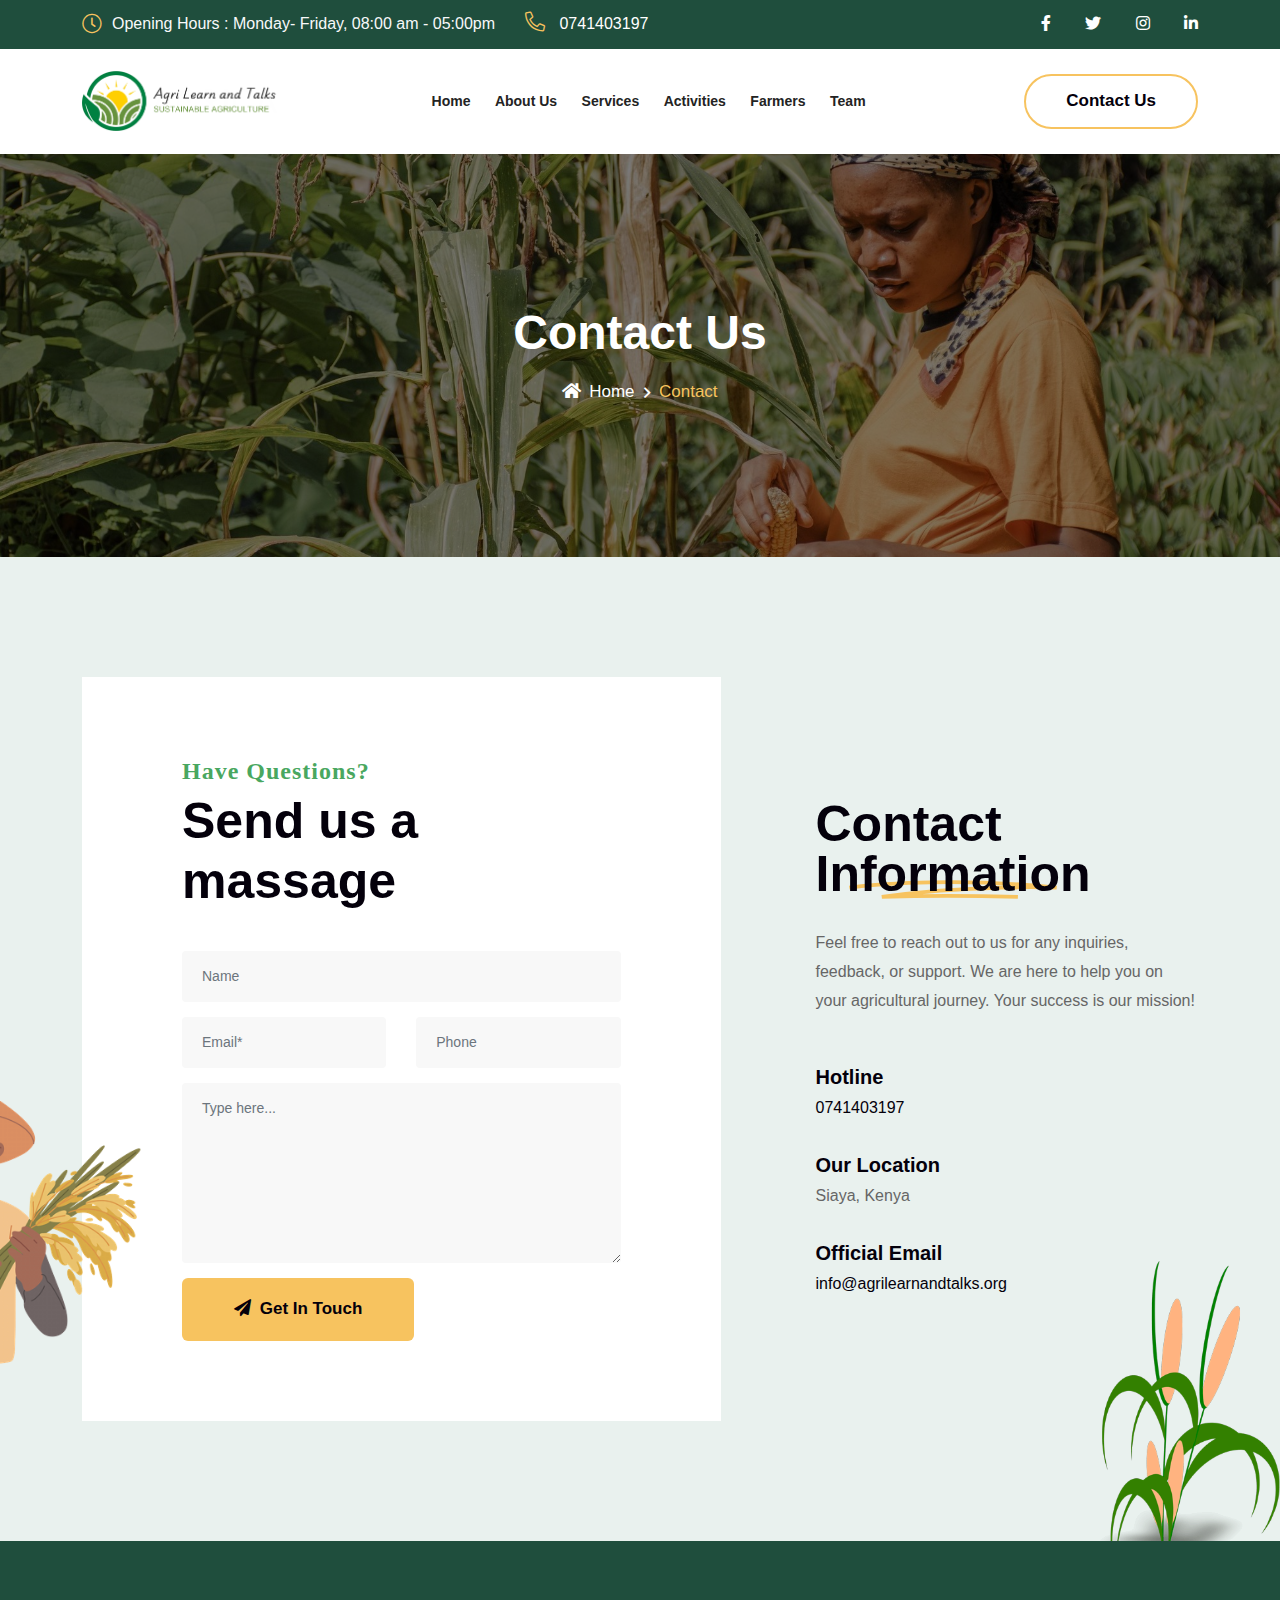
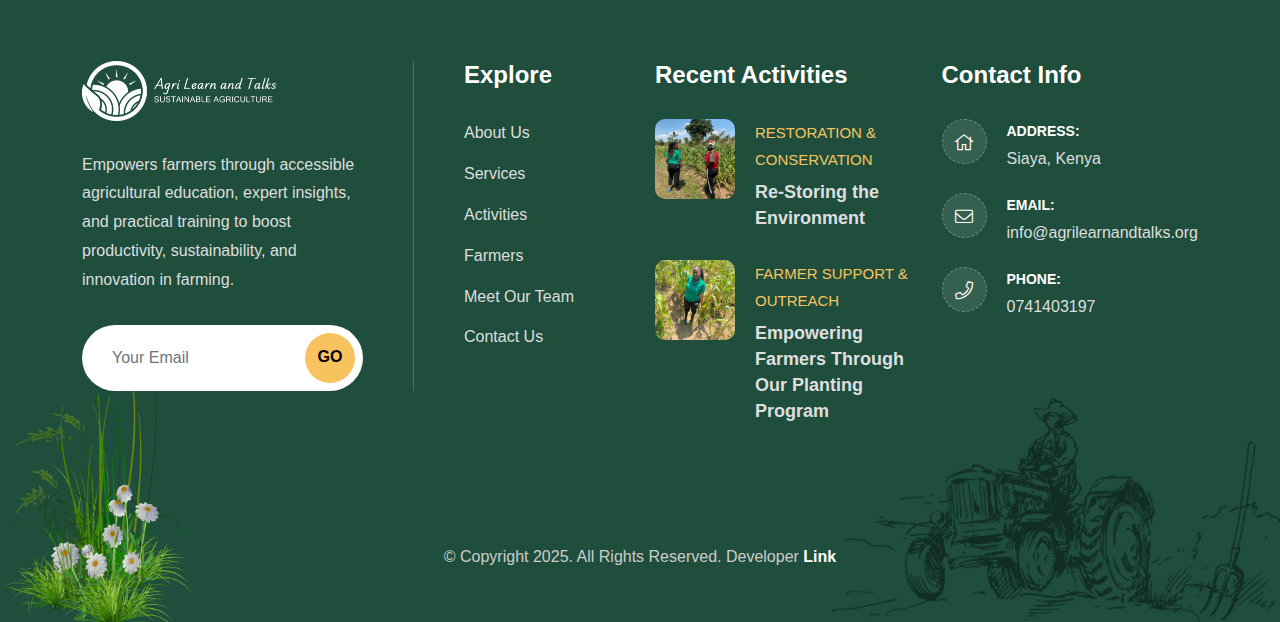
<file: contact-us.html>
<!DOCTYPE html>
<html lang="en">

<head>
    <!-- ========== Meta Tags ========== -->
    <meta charset="utf-8">
    <meta http-equiv="X-UA-Compatible" content="IE=edge">
    <meta name="viewport" content="width=device-width, initial-scale=1">
    <meta name="description"
        content="Agri Learn and Talks empowers farmers through accessible agricultural education, expert insights, and practical training to boost productivity, sustainability, and innovation in farming.">

    <meta name="keywords" content="agriculture, climate change, Kenya farming, soil conservation, sustainable farming">
    <meta name="author" content="Elizabeth Juma">

    <!-- Open Graph for social media -->
    <meta property="og:title" content="Agri Learn and Talks">
    <meta property="og:description" content="Empowering communities through sustainable farming education.">
    <meta property="og:image"
        content="https://firebasestorage.googleapis.com/v0/b/betheyoucommunity.appspot.com/o/logo-white.png?alt=media&token=73bda2e9-6807-485e-b655-2ccda39c3a38">
    <meta property="og:url" content="https://agrilearnandtalks.org">
    <meta property="og:type" content="website">

    <!-- ========== Page Title ========== -->
    <title>Contact Us | Agri Learn and Talks</title>

    <!-- ========== Favicon Icon ========== -->
    <link rel="shortcut icon" href="assets/img/favicon.png" type="image/x-icon">

    <!-- ========== Start Stylesheet ========== -->
    <link href="assets/css/bootstrap.min.css" rel="stylesheet">
    <link href="assets/css/font-awesome.min.css" rel="stylesheet">
    <link href="assets/css/magnific-popup.css" rel="stylesheet">
    <link href="assets/css/flaticon-set.css" rel="stylesheet">
    <link href="assets/css/swiper-bundle.min.css" rel="stylesheet">
    <link href="assets/css/animate.min.css" rel="stylesheet">
    <link href="assets/css/validnavs.css" rel="stylesheet">
    <link href="assets/css/helper.css" rel="stylesheet">
    <link href="assets/css/unit-test.css" rel="stylesheet">
    <link href="assets/css/shop.css" rel="stylesheet">
    <link href="assets/css/style.css" rel="stylesheet">
    <!-- <link href="style.css" rel="stylesheet"> -->
    <!-- ========== End Stylesheet ========== -->

    <!--[if lte IE 9]>
        <p class="browserupgrade">You are using an <strong>outdated</strong> browser. Please <a href="https://browsehappy.com/">upgrade your browser</a> to improve your experience and security.</p>
    <![endif]-->

</head>

<body>

    <!-- Start Preloader 
    ============================================= -->
    <div id="preloader">
        <div id="agrica-preloader" class="agrica-preloader">
            <div class="animation-preloader">
                <div class="spinner"></div>
            </div>
            <div class="loader">
                <div class="row">
                    <div class="col-3 loader-section section-left">
                        <div class="bg"></div>
                    </div>
                    <div class="col-3 loader-section section-left">
                        <div class="bg"></div>
                    </div>
                    <div class="col-3 loader-section section-right">
                        <div class="bg"></div>
                    </div>
                    <div class="col-3 loader-section section-right">
                        <div class="bg"></div>
                    </div>
                </div>
            </div>
        </div>
    </div>
    <!-- End Preloader -->

    <!-- Start Header Top 
    ============================================= -->
    <div class="top-bar-area top-bar-style-one bg-dark text-light">
        <div class="container">
            <div class="row align-center">
                <div class="col-lg-8">
                    <ul class="item-flex">
                        <li>
                            <i class="fas fa-clock"></i> Opening Hours : Monday- Friday, 08:00 am - 05:00pm
                        </li>
                        <li>
                            <a href="tel:0741403197"><i class="fas fa-phone-alt"></i> 0741403197</a>
                        </li>
                    </ul>
                </div>
                <div class="col-lg-4 text-end">
                    <div class="social">
                        <ul>
                            <li>
                                <a href="#" target="_blank">
                                    <i class="fab fa-facebook-f"></i>
                                </a>
                            </li>
                            <li>
                                <a href="#" target="_blank">
                                    <i class="fab fa-twitter"></i>
                                </a>
                            </li>
                            <li>
                                <a href="https://www.instagram.com/agrilearnandtalks?igsh=cmJuamVyb2NnY3Uw&utm_source=qr"
                                    target="_blank">
                                    <i class="fab fa-instagram"></i>
                                </a>
                            </li>
                            <li>
                                <a href="#" target="_blank">
                                    <i class="fab fa-linkedin-in"></i>
                                </a>
                            </li>
                        </ul>
                    </div>
                </div>
            </div>
        </div>
    </div>
    <!-- End Header Top -->

    <!-- Header 
    ============================================= -->
    <header>
        <!-- Start Navigation -->
        <nav class="navbar mobile-sidenav inc-shape navbar-sticky navbar-default validnavs dark">

            <div class="container d-flex justify-content-between align-items-center">

                <div class="navbar-brand-left">
                    <!-- Start Header Navigation -->
                    <div class="navbar-header">
                        <button type="button" class="navbar-toggle" data-toggle="collapse" data-target="#navbar-menu">
                            <i class="fa fa-bars"></i>
                        </button>
                        <a class="navbar-brand" href="index.html">
                            <img src="assets/img/logo-mix.png" class="logo" alt="Logo">
                        </a>
                    </div>
                    <!-- End Header Navigation -->
                </div>

                <!-- Collect the nav links, forms, and other content for toggling -->
                <div class="collapse navbar-collapse" id="navbar-menu">

                    <img src="assets/img/logo.png" alt="Logo">
                    <button type="button" class="navbar-toggle" data-toggle="collapse" data-target="#navbar-menu">
                        <i class="fa fa-times"></i>
                    </button>

                    <ul class="nav navbar-nav navbar-right" data-in="fadeInDown" data-out="fadeOutUp">
                        <li class="dropdown">
                            <a href="index.html" class="">Home</a>
                        </li>
                        <li class="dropdown">
                            <a href="about-us.html" class="">About Us</a>
                        </li>
                        <li class="dropdown">
                            <a href="services.html" class="">Services</a>
                        </li>
                        <li class="dropdown">
                            <a href="activities.html" class="">Activities</a>

                        </li>
                        <li class="dropdown">
                            <a href="farmers.html" class="">Farmers</a>
                        </li>
                        <li class="dropdown">
                            <a href="team-members.html" class="">Team</a>

                        </li>
                    </ul>
                </div><!-- /.navbar-collapse -->

                <div class="attr-right">
                    <!-- Start Atribute Navigation -->
                    <div class="attr-nav">
                        <ul>
                            <li class="button"><a href="contact-us.html">Contact Us</a></li>
                        </ul>
                    </div>
                    <!-- End Atribute Navigation -->

                </div>

                <!-- Main Nav -->
            </div>
            <!-- Overlay screen for menu -->
            <div class="overlay-screen"></div>
            <!-- End Overlay screen for menu -->

        </nav>
        <!-- End Navigation -->
    </header>
    <!-- End Header -->

    <!-- Start Breadcrumb 
    ============================================= -->
    <div class="breadcrumb-area text-center shadow dark-hard bg-cover text-light"
        style="background-image: url(assets/img/banner/15.jpg);">
        <div class="container">
            <div class="row">
                <div class="col-lg-8 offset-lg-2">
                    <h1>Contact Us</h1>
                    <nav aria-label="breadcrumb">
                        <ol class="breadcrumb">
                            <li><a href="index.html"><i class="fas fa-home"></i> Home</a></li>
                            <li class="active">Contact</li>
                        </ol>
                    </nav>
                </div>
            </div>
        </div>
    </div>
    <!-- End Breadcrumb -->

    <!-- Start Contact Us 
    ============================================= -->
    <div class="contact-area contact-page overflow-hidden bg-gray default-padding">
        <div class="sahpe-right-bottom">
            <img src="assets/img/shape/16.png" alt="Image Not Found">
        </div>
        <div class="container">
            <div class="row align-center">

                <div class="col-tact-stye-one col-xl-7 col-lg-7">
                    <div class="contact-form-style-one mb-md-50">
                        <img src="assets/img/illustration/10.png" alt="Image Not Found">
                        <h5 class="sub-title">Have Questions?</h5>
                        <h2 class="heading">Send us a massage</h2>
                        <form class="contact-form contact-form">
                            <div class="row">
                                <div class="col-lg-12">
                                    <div class="form-group">
                                        <input class="form-control" id="name" name="name" placeholder="Name"
                                            type="text">
                                        <span class="alert-error"></span>
                                    </div>
                                </div>
                            </div>
                            <div class="row">
                                <div class="col-lg-6">
                                    <div class="form-group">
                                        <input class="form-control" id="email" name="email" placeholder="Email*"
                                            type="email">
                                        <span class="alert-error"></span>
                                    </div>
                                </div>
                                <div class="col-lg-6">
                                    <div class="form-group">
                                        <input class="form-control" id="phone" name="phone" placeholder="Phone"
                                            type="text">
                                        <span class="alert-error"></span>
                                    </div>
                                </div>
                            </div>
                            <div class="row">
                                <div class="col-lg-12">
                                    <div class="form-group comments">
                                        <textarea class="form-control" id="comments" name="comments"
                                            placeholder="Type here..."></textarea>
                                    </div>
                                </div>
                            </div>
                            <div class="row">
                                <div class="col-lg-12">
                                    <button name="submit" id="submit">
                                        <i class="fa fa-paper-plane"></i> Get in Touch
                                    </button>
                                </div>
                            </div>
                            <!-- Alert Message -->
                            <div class="col-lg-12 alert-notification">
                                <div id="message" class="alert-msg"></div>
                            </div>
                        </form>
                    </div>
                </div>

                <div class="col-tact-stye-one col-xl-5 col-lg-5 pl-80 pl-md-15 pl-xs-15">
                    <div class="contact-style-one-info">
                        <h2>
                            Contact
                            <span>
                                Information
                                <svg xmlns="http://www.w3.org/2000/svg" viewBox="0 0 500 150"
                                    preserveAspectRatio="none">
                                    <path
                                        d="M14.4,111.6c0,0,202.9-33.7,471.2,0c0,0-194-8.9-397.3,24.7c0,0,141.9-5.9,309.2,0"
                                        style="animation-play-state: running;"></path>
                                </svg>
                            </span>
                        </h2>
                        <p>
                            Feel free to reach out to us for any inquiries, feedback, or support. We are here to help
                            you
                            on your agricultural journey. Your success is our mission!
                        </p>
                        <ul>
                            <li>
                                <div class="content">
                                    <h5 class="title">Hotline</h5>
                                    <a href="tel:0741403197">0741403197</a>
                                </div>
                            </li>
                            <li>
                                <div class="info">
                                    <h5 class="title">Our Location</h5>
                                    <p>
                                        Siaya, Kenya
                                    </p>
                                </div>
                            </li>
                            <li>
                                <div class="info">
                                    <h5 class="title">Official Email</h5>
                                    <a href="mailto:info@agrilearnandtalks.org">info@agrilearnandtalks.org</a>
                                </div>
                            </li>
                        </ul>
                    </div>
                </div>

            </div>
        </div>
    </div>
    <!-- End Contact -->

    <!-- Start Footer 
    ============================================= -->
    <footer class="bg-dark text-light" style="background-image: url(assets/img/shape/8.png);">
        <div class="container">
            <div class="f-items default-padding">
                <div class="row">

                    <!-- Single Itme -->
                    <div class="col-lg-4 col-md-6 item">
                        <div class="footer-item about">
                            <img class="logo" src="assets/img/logo-light.png" alt="Logo">
                            <p>
                                Empowers farmers through accessible agricultural education, expert insights, and
                                practical training to boost productivity, sustainability, and innovation in farming.
                            </p>
                            <form>
                                <input type="email" placeholder="Your Email" class="form-control" name="email">
                                <button> Go</button>
                            </form>
                        </div>
                    </div>
                    <!-- End Single Itme -->

                    <!-- Single Itme -->
                    <div class="col-lg-2 col-md-6 item">
                        <div class="footer-item link">
                            <h4 class="widget-title">Explore</h4>
                            <ul>
                                <li>
                                    <a href="about-us.html">About Us</a>
                                </li>
                                <li>
                                    <a href="services.html">Services</a>
                                </li>
                                <li>
                                    <a href="activities.html">Activities</a>
                                </li>
                                <li>
                                    <a href="farmers.html">Farmers</a>
                                </li>
                                <li>
                                    <a href="team-members.html">Meet Our Team</a>
                                </li>
                                <li>
                                    <a href="contact-us.html">Contact Us</a>
                                </li>
                            </ul>
                        </div>
                    </div>
                    <!-- End Single Itme -->

                    <!-- Single Itme -->
                    <div class="col-lg-3 col-md-6 item">
                        <div class="footer-item recent-post">
                            <h4 class="widget-title">Recent Activities</h4>
                            <ul id="footer-recent-activities">
                                <!-- <li>
                                    <div class="thumb">
                                        <a href="blog-single-with-sidebar.html">
                                            <img src="assets/img/thumbs/1.jpg" alt="Thumb">
                                        </a>
                                    </div>
                                    <div class="info">
                                        <div class="meta-title">
                                            <span class="post-date">12 Sep, 2025</span>
                                        </div>
                                        <h5><a href="blog-single-with-sidebar.html">Meant widow equal an share least
                                                part. </a></h5>
                                    </div>
                                </li>
                                <li>
                                    <div class="thumb">
                                        <a href="blog-single-with-sidebar.html">
                                            <img src="assets/img/thumbs/2.jpg" alt="Thumb">
                                        </a>
                                    </div>
                                    <div class="info">
                                        <div class="meta-title">
                                            <span class="post-date">18 Jul, 2025</span>
                                        </div>
                                        <h5><a href="blog-single-with-sidebar.html">Future Plan & Strategy for
                                                Consutruction </a></h5>
                                    </div>
                                </li> -->
                            </ul>
                        </div>
                    </div>
                    <!-- End Single Itme -->

                    <!-- Single Itme -->
                    <div class="col-lg-3 col-md-6 item">
                        <div class="footer-item contact">
                            <h4 class="widget-title">Contact Info</h4>
                            <ul>
                                <li>
                                    <div class="icon">
                                        <i class="fas fa-home"></i>
                                    </div>
                                    <div class="content">
                                        <strong>Address:</strong>
                                        Siaya, Kenya
                                    </div>
                                </li>
                                <li>
                                    <div class="icon">
                                        <i class="fas fa-envelope"></i>
                                    </div>
                                    <div class="content">
                                        <strong>Email:</strong>
                                        <a href="mailto:info@agrilearnandtalks.org">info@agrilearnandtalks.org</a>
                                    </div>
                                </li>
                                <li>
                                    <div class="icon">
                                        <i class="fas fa-phone"></i>
                                    </div>
                                    <div class="content">
                                        <strong>Phone:</strong>
                                        <a href="tel:0741403197">0741403197</a>
                                    </div>
                                </li>
                            </ul>
                        </div>
                    </div>
                    <!-- Single Itme -->

                </div>
            </div>
            <!-- Start Footer Bottom -->
            <div class="footer-bottom text-center">
                <div class="row">
                    <div class="col-lg-12">
                        <p>&copy; Copyright 2025. All Rights Reserved. Developer <a href="https://briannamutali.com"
                                target="_blank">Link</a>
                        </p>
                    </div>
                </div>
            </div>
            <!-- End Footer Bottom -->
        </div>
        <div class="shape-right-bottom">
            <img src="assets/img/shape/7.png" alt="Image Not Found">
        </div>
    </footer>
    <!-- End Footer -->

    <!-- jQuery Frameworks
    ============================================= -->
    <script src="assets/js/jquery-3.6.0.min.js"></script>
    <script src="assets/js/bootstrap.bundle.min.js"></script>
    <script src="assets/js/jquery.appear.js"></script>
    <script src="assets/js/swiper-bundle.min.js"></script>
    <script src="assets/js/progress-bar.min.js"></script>
    <script src="assets/js/circle-progress.js"></script>
    <script src="assets/js/isotope.pkgd.min.js"></script>
    <script src="assets/js/imagesloaded.pkgd.min.js"></script>
    <script src="assets/js/magnific-popup.min.js"></script>
    <script src="assets/js/count-to.js"></script>
    <script src="assets/js/jquery.scrolla.min.js"></script>
    <script src="assets/js/ScrollOnReveal.js"></script>
    <script src="assets/js/YTPlayer.min.js"></script>
    <script src="assets/js/validnavs.js"></script>
    <script src="assets/js/gsap.js"></script>
    <script src="assets/js/ScrollTrigger.min.js"></script>
    <script src="assets/js/SplitText.min.js"></script>
    <script src="assets/js/main.js"></script>
    <script src="assets/js/footer.js" type="module"></script>

</body>

</html>
</file>
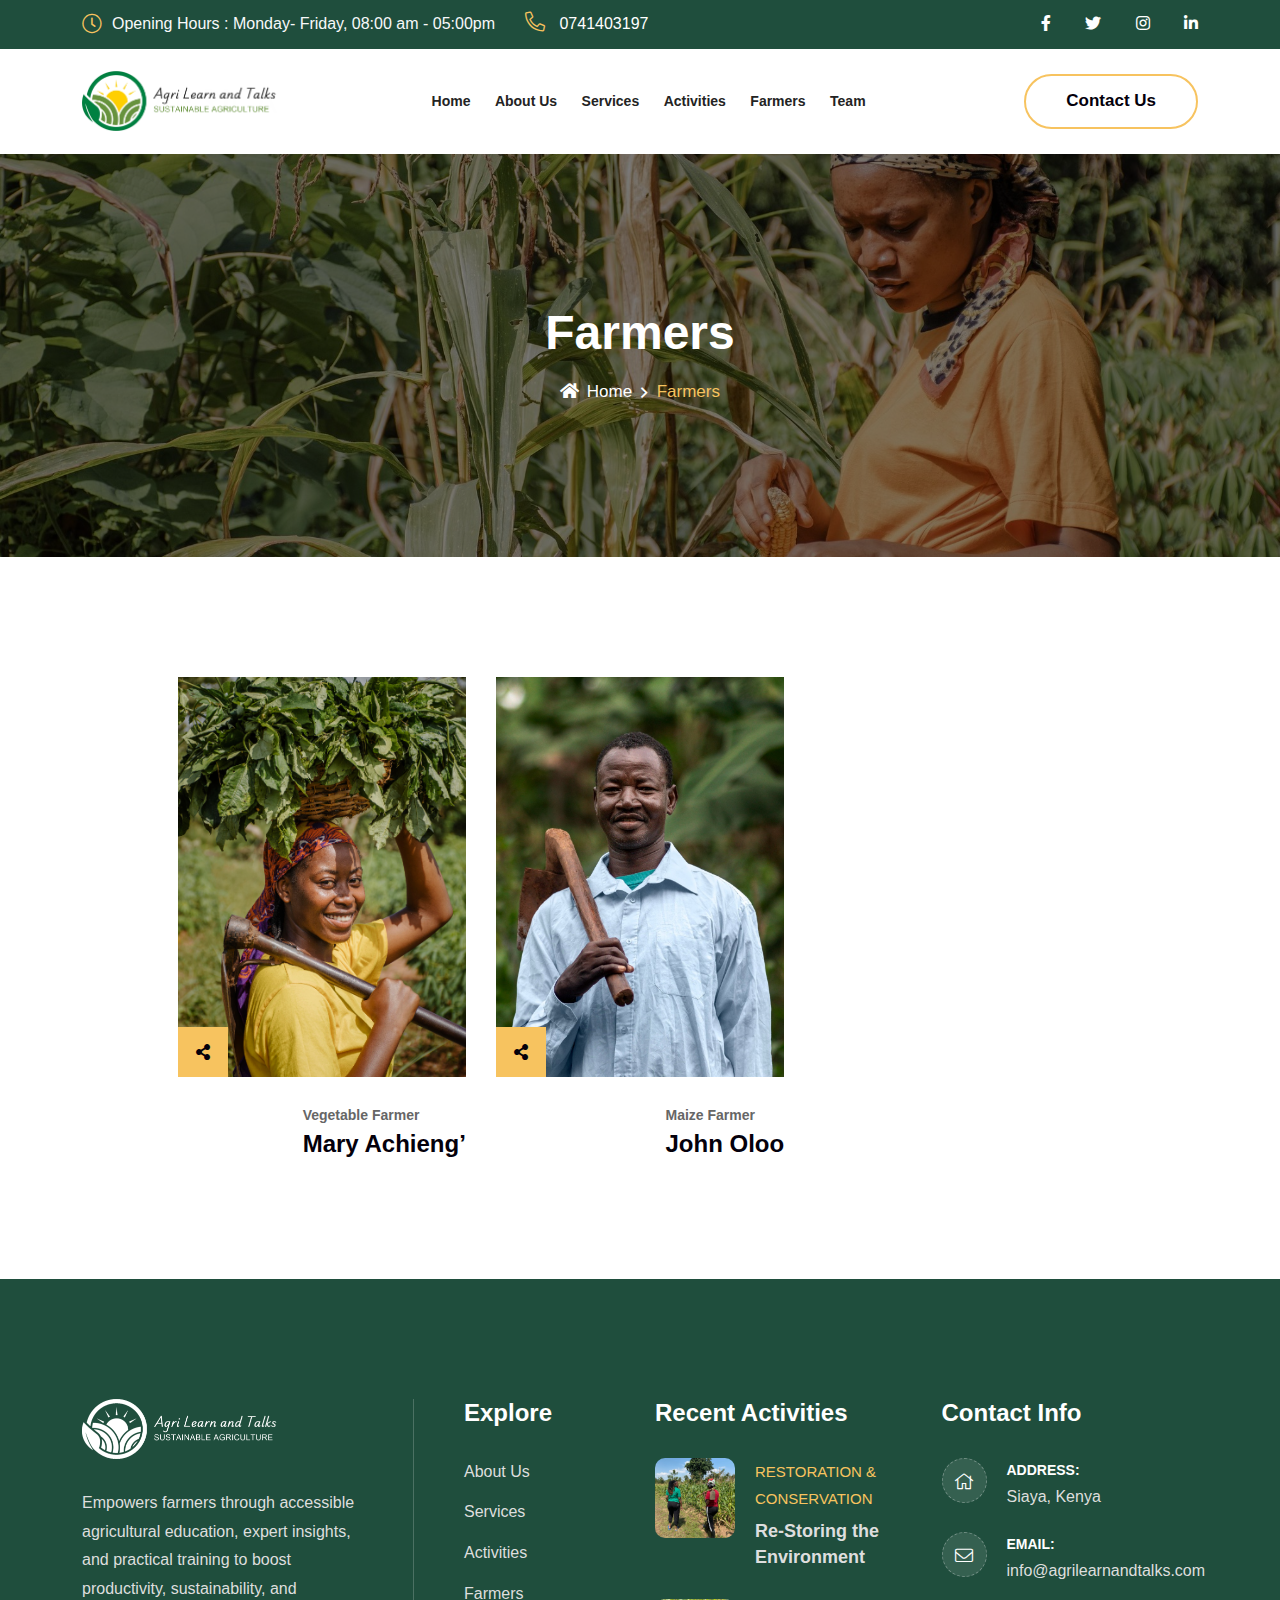
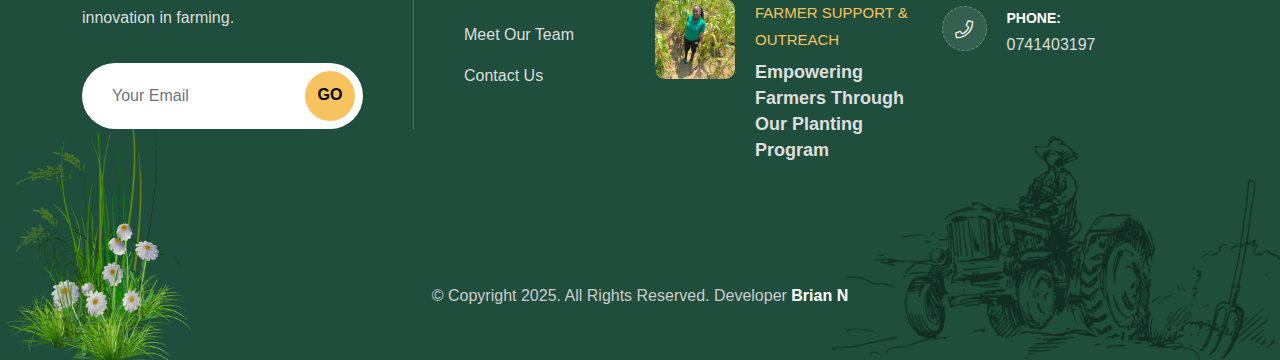
<file: farmers.html>
<!DOCTYPE html>
<html lang="en">

<head>
    <!-- ========== Meta Tags ========== -->
    <meta charset="utf-8">
    <meta http-equiv="X-UA-Compatible" content="IE=edge">
    <meta name="viewport" content="width=device-width, initial-scale=1">
    <meta name="description"
        content="Agri Learn and Talks empowers farmers through accessible agricultural education, expert insights, and practical training to boost productivity, sustainability, and innovation in farming.">

    <!-- ========== Page Title ========== -->
    <title>Farmers | Agri Learn and Talks</title>

    <!-- ========== Favicon Icon ========== -->
    <link rel="shortcut icon" href="assets/img/favicon.png" type="image/x-icon">

    <!-- ========== Start Stylesheet ========== -->
    <link href="assets/css/bootstrap.min.css" rel="stylesheet">
    <link href="assets/css/font-awesome.min.css" rel="stylesheet">
    <link href="assets/css/magnific-popup.css" rel="stylesheet">
    <link href="assets/css/flaticon-set.css" rel="stylesheet">
    <link href="assets/css/swiper-bundle.min.css" rel="stylesheet">
    <link href="assets/css/animate.min.css" rel="stylesheet">
    <link href="assets/css/validnavs.css" rel="stylesheet">
    <link href="assets/css/helper.css" rel="stylesheet">
    <link href="assets/css/unit-test.css" rel="stylesheet">
    <link href="assets/css/shop.css" rel="stylesheet">
    <link href="assets/css/style.css" rel="stylesheet">
    <!-- <link href="style.css" rel="stylesheet"> -->
    <!-- ========== End Stylesheet ========== -->

    <!--[if lte IE 9]>
        <p class="browserupgrade">You are using an <strong>outdated</strong> browser. Please <a href="https://browsehappy.com/">upgrade your browser</a> to improve your experience and security.</p>
    <![endif]-->

</head>

<body>

    <!-- Start Preloader 
    ============================================= -->
    <div id="preloader">
        <div id="agrica-preloader" class="agrica-preloader">
            <div class="animation-preloader">
                <div class="spinner"></div>
            </div>
            <div class="loader">
                <div class="row">
                    <div class="col-3 loader-section section-left">
                        <div class="bg"></div>
                    </div>
                    <div class="col-3 loader-section section-left">
                        <div class="bg"></div>
                    </div>
                    <div class="col-3 loader-section section-right">
                        <div class="bg"></div>
                    </div>
                    <div class="col-3 loader-section section-right">
                        <div class="bg"></div>
                    </div>
                </div>
            </div>
        </div>
    </div>
    <!-- End Preloader -->

    <!-- Start Header Top 
    ============================================= -->
    <div class="top-bar-area top-bar-style-one bg-dark text-light">
        <div class="container">
            <div class="row align-center">
                <div class="col-lg-8">
                    <ul class="item-flex">
                        <li>
                            <i class="fas fa-clock"></i> Opening Hours : Monday- Friday, 08:00 am - 05:00pm
                        </li>
                        <li>
                            <a href="tel:0741403197"><i class="fas fa-phone-alt"></i> 0741403197</a>
                        </li>
                    </ul>
                </div>
                <div class="col-lg-4 text-end">
                    <div class="social">
                        <ul>
                            <li>
                                <a href="#" target="_blank">
                                    <i class="fab fa-facebook-f"></i>
                                </a>
                            </li>
                            <li>
                                <a href="#" target="_blank">
                                    <i class="fab fa-twitter"></i>
                                </a>
                            </li>
                            <li>
                                <a href="https://www.instagram.com/agrilearnandtalks?igsh=cmJuamVyb2NnY3Uw&utm_source=qr"
                                    target="_blank">
                                    <i class="fab fa-instagram"></i>
                                </a>
                            </li>
                            <li>
                                <a href="#" target="_blank">
                                    <i class="fab fa-linkedin-in"></i>
                                </a>
                            </li>
                        </ul>
                    </div>
                </div>
            </div>
        </div>
    </div>
    <!-- End Header Top -->

    <!-- Header 
    ============================================= -->
    <header>
        <!-- Start Navigation -->
        <nav class="navbar mobile-sidenav inc-shape navbar-sticky navbar-default validnavs dark">

            <div class="container d-flex justify-content-between align-items-center">

                <div class="navbar-brand-left">
                    <!-- Start Header Navigation -->
                    <div class="navbar-header">
                        <button type="button" class="navbar-toggle" data-toggle="collapse" data-target="#navbar-menu">
                            <i class="fa fa-bars"></i>
                        </button>
                        <a class="navbar-brand" href="index.html">
                            <img src="assets/img/logo-mix.png" class="logo" alt="Logo">
                        </a>
                    </div>
                    <!-- End Header Navigation -->
                </div>

                <!-- Collect the nav links, forms, and other content for toggling -->
                <div class="collapse navbar-collapse" id="navbar-menu">

                    <img src="assets/img/logo.png" alt="Logo">
                    <button type="button" class="navbar-toggle" data-toggle="collapse" data-target="#navbar-menu">
                        <i class="fa fa-times"></i>
                    </button>

                    <ul class="nav navbar-nav navbar-right" data-in="fadeInDown" data-out="fadeOutUp">
                        <li class="dropdown">
                            <a href="index.html" class="">Home</a>
                        </li>
                        <li class="dropdown">
                            <a href="about-us.html" class="">About Us</a>
                        </li>
                        <li class="dropdown">
                            <a href="services.html" class="">Services</a>
                        </li>
                        <li class="dropdown">
                            <a href="activities.html" class="">Activities</a>

                        </li>
                        <li class="dropdown">
                            <a href="farmers.html" class="">Farmers</a>
                        </li>
                        <li class="dropdown">
                            <a href="team-members.html" class="">Team</a>

                        </li>

                    </ul>
                </div><!-- /.navbar-collapse -->

                <div class="attr-right">
                    <!-- Start Atribute Navigation -->
                    <div class="attr-nav">
                        <ul>
                            <li class="button"><a href="contact-us.html">Contact Us</a></li>
                        </ul>
                    </div>
                    <!-- End Atribute Navigation -->

                </div>

                <!-- Main Nav -->
            </div>
            <!-- Overlay screen for menu -->
            <div class="overlay-screen"></div>
            <!-- End Overlay screen for menu -->

        </nav>
        <!-- End Navigation -->
    </header>
    <!-- End Header -->

    <!-- Start Breadcrumb 
    ============================================= -->
    <div class="breadcrumb-area text-center shadow dark-hard bg-cover text-light"
        style="background-image: url(assets/img/banner/15.jpg);">
        <div class="container">
            <div class="row">
                <div class="col-lg-8 offset-lg-2">
                    <h1>Farmers</h1>
                    <nav aria-label="breadcrumb">
                        <ol class="breadcrumb">
                            <li><a href="index.html"><i class="fas fa-home"></i> Home</a></li>
                            <li class="active">Farmers</li>
                        </ol>
                    </nav>
                </div>
            </div>
        </div>
    </div>
    <!-- End Breadcrumb -->

    <!-- Start Farmer 
    ============================================= -->
    <div class="farmer-area default-padding bottom-less">
        <div class="container">
            <div class="row">
                <div class="col-lg-10 offset-lg-1">
                    <div id="farmers-list" class="row">

                        <!-- Single Item -->
                        <!-- <div class="col-lg-4 col-md-6 farmer-stye-one">
                            <div class="farmer-style-one-item">
                                <div class="thumb">
                                    <img src="assets/img/farmers/1.jpg" alt="Image Not Found">
                                    <div class="social">
                                        <i class="fas fa-share-alt"></i>
                                        <ul>
                                            <li class="facebook">
                                                <a href="#">
                                                    <i class="fab fa-facebook-f"></i>
                                                </a>
                                            </li>
                                            <li class="twitter">
                                                <a href="#">
                                                    <i class="fab fa-twitter"></i>
                                                </a>
                                            </li>
                                            <li class="linkedin">
                                                <a href="#">
                                                    <i class="fab fa-linkedin-in"></i>
                                                </a>
                                            </li>
                                        </ul>
                                    </div>
                                </div>
                                <div class="info">
                                    <span>Farmer of tomatoes</span>
                                    <h4><a href="farmer-details.html">Aleesha Brown</a></h4>
                                </div>
                            </div>
                        </div> -->
                        <!-- End Single Item -->
                        <!-- Single Item -->
                        <!-- <div class="col-lg-4 col-md-6 farmer-stye-one">
                            <div class="farmer-style-one-item">
                                <div class="thumb">
                                    <img src="assets/img/farmers/2.jpg" alt="Image Not Found">
                                    <div class="social">
                                        <i class="fas fa-share-alt"></i>
                                        <ul>
                                            <li class="facebook">
                                                <a href="#">
                                                    <i class="fab fa-facebook-f"></i>
                                                </a>
                                            </li>
                                            <li class="twitter">
                                                <a href="#">
                                                    <i class="fab fa-twitter"></i>
                                                </a>
                                            </li>
                                            <li class="linkedin">
                                                <a href="#">
                                                    <i class="fab fa-linkedin-in"></i>
                                                </a>
                                            </li>
                                        </ul>
                                    </div>
                                </div>
                                <div class="info">
                                    <span>Farmer of cherry</span>
                                    <h4><a href="farmer-details.html">Kevin Martin</a></h4>
                                </div>
                            </div>
                        </div> -->
                        <!-- End Single Item -->

                    </div>
                </div>
            </div>
        </div>
    </div>
    <!-- End Farmer -->

    <!-- Start Footer 
    ============================================= -->
    <footer class="bg-dark text-light" style="background-image: url(assets/img/shape/8.png);">
        <div class="container">
            <div class="f-items default-padding">
                <div class="row">

                    <!-- Single Itme -->
                    <div class="col-lg-4 col-md-6 item">
                        <div class="footer-item about">
                            <img class="logo" src="assets/img/logo-light.png" alt="Logo">
                            <p>
                                Empowers farmers through accessible agricultural education, expert insights, and
                                practical training to boost productivity, sustainability, and innovation in farming.
                            </p>
                            <form>
                                <input type="email" placeholder="Your Email" class="form-control" name="email">
                                <button> Go</button>
                            </form>
                        </div>
                    </div>
                    <!-- End Single Itme -->

                    <!-- Single Itme -->
                    <div class="col-lg-2 col-md-6 item">
                        <div class="footer-item link">
                            <h4 class="widget-title">Explore</h4>
                            <ul>
                                <li>
                                    <a href="about-us.html">About Us</a>
                                </li>
                                <li>
                                    <a href="services.html">Services</a>
                                </li>
                                <li>
                                    <a href="activities.html">Activities</a>
                                </li>
                                <li>
                                    <a href="farmers.html">Farmers</a>
                                </li>
                                <li>
                                    <a href="team-members.html">Meet Our Team</a>
                                </li>
                                <li>
                                    <a href="contact-us.html">Contact Us</a>
                                </li>
                            </ul>
                        </div>
                    </div>
                    <!-- End Single Itme -->

                    <!-- Single Itme -->
                    <div class="col-lg-3 col-md-6 item">
                        <div class="footer-item recent-post">
                            <h4 class="widget-title">Recent Activities</h4>
                            <ul id="footer-recent-activities">
                                <!-- <li>
                                    <div class="thumb">
                                        <a href="blog-single-with-sidebar.html">
                                            <img src="assets/img/thumbs/1.jpg" alt="Thumb">
                                        </a>
                                    </div>
                                    <div class="info">
                                        <div class="meta-title">
                                            <span class="post-date">12 Sep, 2025</span>
                                        </div>
                                        <h5><a href="blog-single-with-sidebar.html">Meant widow equal an share least
                                                part. </a></h5>
                                    </div>
                                </li>
                                <li>
                                    <div class="thumb">
                                        <a href="blog-single-with-sidebar.html">
                                            <img src="assets/img/thumbs/2.jpg" alt="Thumb">
                                        </a>
                                    </div>
                                    <div class="info">
                                        <div class="meta-title">
                                            <span class="post-date">18 Jul, 2025</span>
                                        </div>
                                        <h5><a href="blog-single-with-sidebar.html">Future Plan & Strategy for
                                                Consutruction </a></h5>
                                    </div>
                                </li> -->
                            </ul>
                        </div>
                    </div>
                    <!-- End Single Itme -->

                    <!-- Single Itme -->
                    <div class="col-lg-3 col-md-6 item">
                        <div class="footer-item contact">
                            <h4 class="widget-title">Contact Info</h4>
                            <ul>
                                <li>
                                    <div class="icon">
                                        <i class="fas fa-home"></i>
                                    </div>
                                    <div class="content">
                                        <strong>Address:</strong>
                                        Siaya, Kenya
                                    </div>
                                </li>
                                <li>
                                    <div class="icon">
                                        <i class="fas fa-envelope"></i>
                                    </div>
                                    <div class="content">
                                        <strong>Email:</strong>
                                        <a href="mailto:info@agrilearnandtalks.com">info@agrilearnandtalks.com</a>
                                    </div>
                                </li>
                                <li>
                                    <div class="icon">
                                        <i class="fas fa-phone"></i>
                                    </div>
                                    <div class="content">
                                        <strong>Phone:</strong>
                                        <a href="tel:0741403197">0741403197</a>
                                    </div>
                                </li>
                            </ul>
                        </div>
                    </div>
                    <!-- Single Itme -->

                </div>
            </div>
            <!-- Start Footer Bottom -->
            <div class="footer-bottom text-center">
                <div class="row">
                    <div class="col-lg-12">
                        <p>&copy; Copyright 2025. All Rights Reserved. Developer <a
                                href="https://www.linkedin.com/in/brian-namutali-2ab19a1a7/" target="_blank">Brian N</a>
                        </p>
                    </div>
                </div>
            </div>
            <!-- End Footer Bottom -->
        </div>
        <div class="shape-right-bottom">
            <img src="assets/img/shape/7.png" alt="Image Not Found">
        </div>
    </footer>
    <!-- End Footer -->

    <!-- jQuery Frameworks
    ============================================= -->
    <script src="assets/js/jquery-3.6.0.min.js"></script>
    <script src="assets/js/bootstrap.bundle.min.js"></script>
    <script src="assets/js/jquery.appear.js"></script>
    <script src="assets/js/swiper-bundle.min.js"></script>
    <script src="assets/js/progress-bar.min.js"></script>
    <script src="assets/js/circle-progress.js"></script>
    <script src="assets/js/isotope.pkgd.min.js"></script>
    <script src="assets/js/imagesloaded.pkgd.min.js"></script>
    <script src="assets/js/magnific-popup.min.js"></script>
    <script src="assets/js/count-to.js"></script>
    <script src="assets/js/jquery.scrolla.min.js"></script>
    <script src="assets/js/ScrollOnReveal.js"></script>
    <script src="assets/js/YTPlayer.min.js"></script>
    <script src="assets/js/validnavs.js"></script>
    <script src="assets/js/gsap.js"></script>
    <script src="assets/js/ScrollTrigger.min.js"></script>
    <script src="assets/js/SplitText.min.js"></script>
    <script src="assets/js/main.js"></script>
    <script src="assets/js/farmers.js" type="module"></script>
    <script src="assets/js/footer.js" type="module"></script>

</body>

</html>
</file>
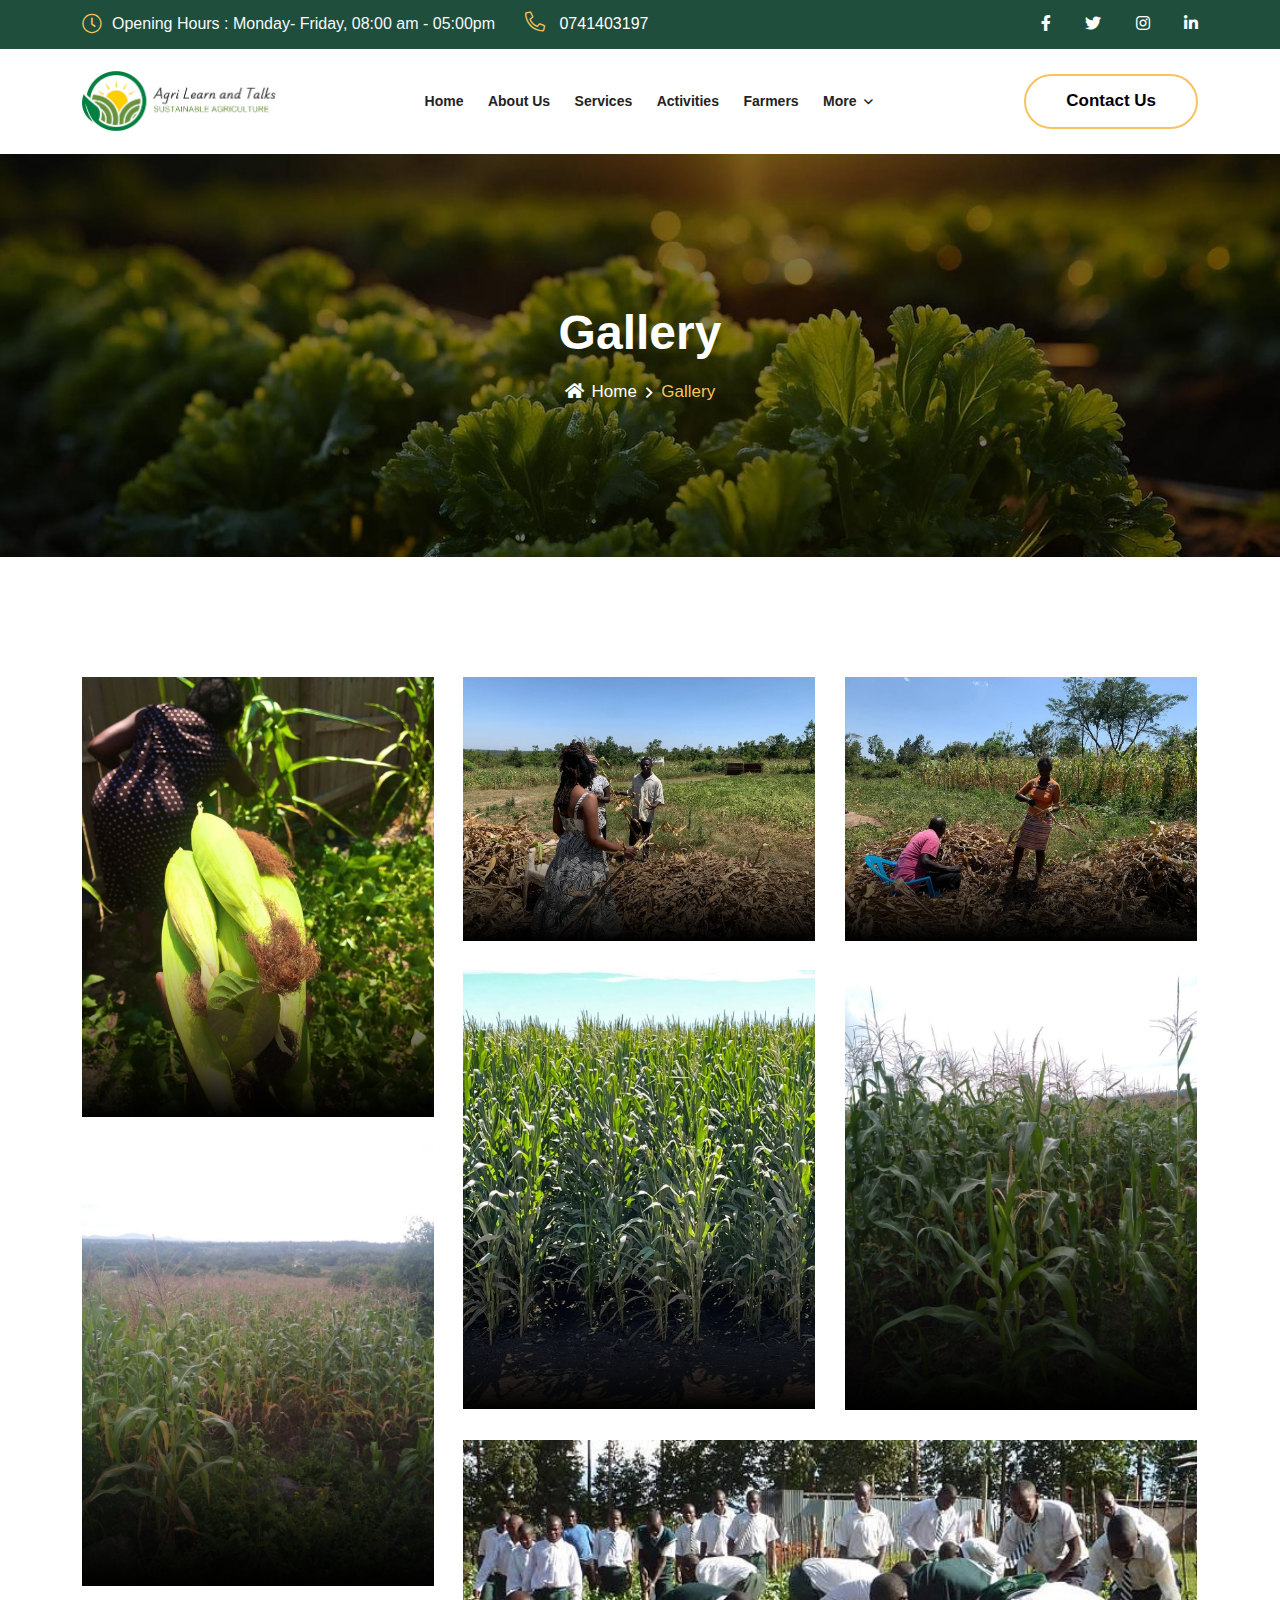
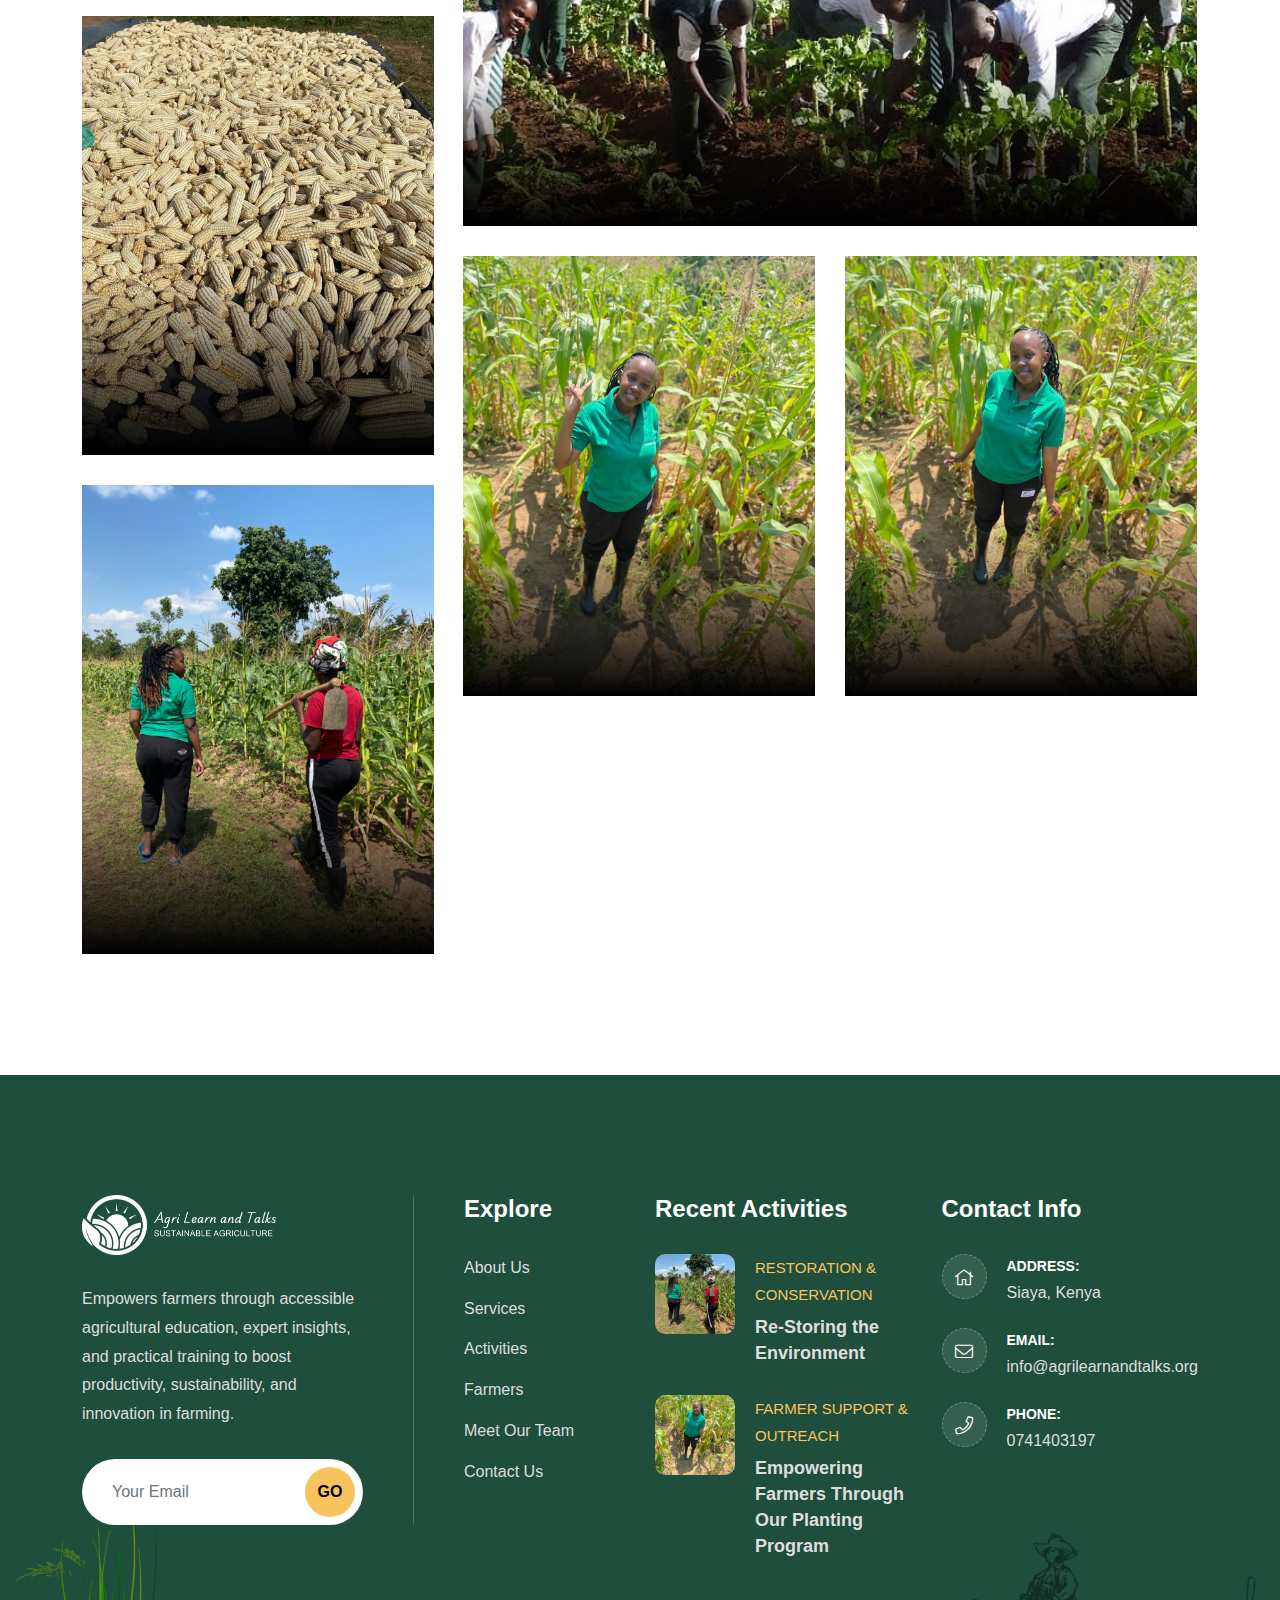
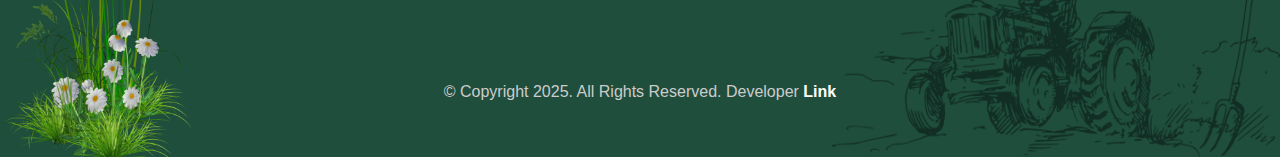
<file: gallery.html>
<!DOCTYPE html>
<html lang="en">

<head>
    <!-- ========== Meta Tags ========== -->
    <meta charset="utf-8">
    <meta http-equiv="X-UA-Compatible" content="IE=edge">
    <meta name="viewport" content="width=device-width, initial-scale=1">
    <meta name="description"
        content="Agri Learn and Talks empowers farmers through accessible agricultural education, expert insights, and practical training to boost productivity, sustainability, and innovation in farming.">

    <meta name="keywords" content="agriculture, climate change, Kenya farming, soil conservation, sustainable farming">
    <meta name="author" content="Elizabeth Juma">

    <!-- Open Graph for social media -->
    <meta property="og:title" content="Agri Learn and Talks">
    <meta property="og:description" content="Empowering communities through sustainable farming education.">
    <meta property="og:image"
        content="https://firebasestorage.googleapis.com/v0/b/betheyoucommunity.appspot.com/o/logo-white.png?alt=media&token=73bda2e9-6807-485e-b655-2ccda39c3a38">
    <meta property="og:url" content="https://agrilearnandtalks.org">
    <meta property="og:type" content="website">

    <!-- ========== Page Title ========== -->
    <title>Gallery | Agri Learn and Talks</title>

    <!-- ========== Favicon Icon ========== -->
    <link rel="shortcut icon" href="assets/img/favicon.png" type="image/x-icon">

    <!-- ========== Start Stylesheet ========== -->
    <link href="assets/css/bootstrap.min.css" rel="stylesheet">
    <link href="assets/css/font-awesome.min.css" rel="stylesheet">
    <link href="assets/css/magnific-popup.css" rel="stylesheet">
    <link href="assets/css/flaticon-set.css" rel="stylesheet">
    <link href="assets/css/swiper-bundle.min.css" rel="stylesheet">
    <link href="assets/css/animate.min.css" rel="stylesheet">
    <link href="assets/css/validnavs.css" rel="stylesheet">
    <link href="assets/css/helper.css" rel="stylesheet">
    <link href="assets/css/unit-test.css" rel="stylesheet">
    <link href="assets/css/shop.css" rel="stylesheet">
    <link href="assets/css/style.css" rel="stylesheet">
    <!-- <link href="style.css" rel="stylesheet"> -->
    <!-- ========== End Stylesheet ========== -->

    <!--[if lte IE 9]>
        <p class="browserupgrade">You are using an <strong>outdated</strong> browser. Please <a href="https://browsehappy.com/">upgrade your browser</a> to improve your experience and security.</p>
    <![endif]-->

</head>

<body>

    <!-- Start Preloader 
    ============================================= -->
    <div id="preloader">
        <div id="agrica-preloader" class="agrica-preloader">
            <div class="animation-preloader">
                <div class="spinner"></div>
            </div>
            <div class="loader">
                <div class="row">
                    <div class="col-3 loader-section section-left">
                        <div class="bg"></div>
                    </div>
                    <div class="col-3 loader-section section-left">
                        <div class="bg"></div>
                    </div>
                    <div class="col-3 loader-section section-right">
                        <div class="bg"></div>
                    </div>
                    <div class="col-3 loader-section section-right">
                        <div class="bg"></div>
                    </div>
                </div>
            </div>
        </div>
    </div>
    <!-- End Preloader -->

    <!-- Start Header Top 
    ============================================= -->
    <div class="top-bar-area top-bar-style-one bg-dark text-light">
        <div class="container">
            <div class="row align-center">
                <div class="col-lg-8">
                    <ul class="item-flex">
                        <li>
                            <i class="fas fa-clock"></i> Opening Hours : Monday- Friday, 08:00 am - 05:00pm
                        </li>
                        <li>
                            <a href="tel:0741403197"><i class="fas fa-phone-alt"></i> 0741403197</a>
                        </li>
                    </ul>
                </div>
                <div class="col-lg-4 text-end">
                    <div class="social">
                        <ul>
                            <li>
                                <a href="#" target="_blank">
                                    <i class="fab fa-facebook-f"></i>
                                </a>
                            </li>
                            <li>
                                <a href="#" target="_blank">
                                    <i class="fab fa-twitter"></i>
                                </a>
                            </li>
                            <li>
                                <a href="https://www.instagram.com/agrilearnandtalks?igsh=cmJuamVyb2NnY3Uw&utm_source=qr"
                                    target="_blank">
                                    <i class="fab fa-instagram"></i>
                                </a>
                            </li>
                            <li>
                                <a href="#" target="_blank">
                                    <i class="fab fa-linkedin-in"></i>
                                </a>
                            </li>
                        </ul>
                    </div>
                </div>
            </div>
        </div>
    </div>
    <!-- End Header Top -->

    <!-- Header 
    ============================================= -->
    <header>
        <!-- Start Navigation -->
        <nav class="navbar mobile-sidenav inc-shape navbar-sticky navbar-default validnavs dark">

            <div class="container d-flex justify-content-between align-items-center">

                <div class="navbar-brand-left">
                    <!-- Start Header Navigation -->
                    <div class="navbar-header">
                        <button type="button" class="navbar-toggle" data-toggle="collapse" data-target="#navbar-menu">
                            <i class="fa fa-bars"></i>
                        </button>
                        <a class="navbar-brand" href="index.html">
                            <img src="assets/img/logo-mix.png" class="logo" alt="Logo">
                        </a>
                    </div>
                    <!-- End Header Navigation -->
                </div>

                <!-- Collect the nav links, forms, and other content for toggling -->
                <div class="collapse navbar-collapse" id="navbar-menu">

                    <img src="assets/img/logo.png" alt="Logo">
                    <button type="button" class="navbar-toggle" data-toggle="collapse" data-target="#navbar-menu">
                        <i class="fa fa-times"></i>
                    </button>

                    <ul class="nav navbar-nav navbar-right" data-in="fadeInDown" data-out="fadeOutUp">
                        <li class="dropdown">
                            <a href="index.html" class="">Home</a>
                        </li>
                        <li class="dropdown">
                            <a href="about-us.html" class="">About Us</a>
                        </li>
                        <li class="dropdown">
                            <a href="services.html" class="">Services</a>
                        </li>
                        <li class="dropdown">
                            <a href="activities.html" class="">Activities</a>

                        </li>
                        <li class="dropdown">
                            <a href="farmers.html" class="">Farmers</a>
                        </li>
                        <li class="dropdown">
                            <a href="#" class="dropdown-toggle" data-toggle="dropdown">More</a>
                            <ul class="dropdown-menu">
                                <li><a href="team-members.html">Team</a></li>
                                <li><a href="gallery.html">Gallery</a></li>
                                <li><a href="blogs.html">Blogs</a></li>
                            </ul>
                        </li>

                    </ul>
                </div><!-- /.navbar-collapse -->

                <div class="attr-right">
                    <!-- Start Atribute Navigation -->
                    <div class="attr-nav">
                        <ul>
                            <li class="button"><a href="contact-us.html">Contact Us</a></li>
                        </ul>
                    </div>
                    <!-- End Atribute Navigation -->

                </div>

                <!-- Main Nav -->
            </div>
            <!-- Overlay screen for menu -->
            <div class="overlay-screen"></div>
            <!-- End Overlay screen for menu -->

        </nav>
        <!-- End Navigation -->
    </header>
    <!-- End Header -->

    <!-- Start Breadcrumb 
    ============================================= -->
    <div class="breadcrumb-area text-center shadow dark-hard bg-cover text-light"
        style="background-image: url(assets/img/blog/5.jpg);">
        <div class="container">
            <div class="row">
                <div class="col-lg-8 offset-lg-2">
                    <h1>Gallery</h1>
                    <nav aria-label="breadcrumb">
                        <ol class="breadcrumb">
                            <li><a href="index.html"><i class="fas fa-home"></i> Home</a></li>
                            <li class="active">Gallery</li>
                        </ol>
                    </nav>
                </div>
            </div>
        </div>
    </div>
    <!-- End Breadcrumb -->

    <!-- Start Gallery 
    ============================================= -->
    <div class="gallery-style-two-area default-padding">
        <div class="container">
            <div class="row">
                <div class="col-md-12 gallery-content">
                    <div class="magnific-mix-gallery gallery-masonary">
                        <div id="gallery-masonary" class="gallery-items colums-3">
                            <!-- Single Item -->
                            <div class="gallery-item">
                                <div class="gallery-style-one">
                                    <img src="assets/img/projects/1.jpg" alt="Image not Found">
                                    <div class="overlay">
                                        <p>Fruit</p>
                                        <h4><a href="project-details.html">Healthy Food</a></h4>
                                    </div>
                                </div>
                            </div>
                            <!-- End Single Item -->
                            <!-- Single Item -->
                            <div class="gallery-item width">
                                <div class="gallery-style-one">
                                    <img src="assets/img/projects/6.jpg" alt="Image not Found">
                                    <div class="overlay">
                                        <p>Vegetables</p>
                                        <h4><a href="project-details.html">Organic Vegetables</a></h4>
                                    </div>
                                </div>
                            </div>
                            <!-- End Single Item -->
                        </div>
                    </div>

                </div>
            </div>
        </div>
    </div>
    <!-- End Gallery -->

    <!-- Start Footer 
    ============================================= -->
    <footer class="bg-dark text-light" style="background-image: url(assets/img/shape/8.png);">
        <div class="container">
            <div class="f-items default-padding">
                <div class="row">

                    <!-- Single Itme -->
                    <div class="col-lg-4 col-md-6 item">
                        <div class="footer-item about">
                            <img class="logo" src="assets/img/logo-light.png" alt="Logo">
                            <p>
                                Empowers farmers through accessible agricultural education, expert insights, and
                                practical training to boost productivity, sustainability, and innovation in farming.
                            </p>
                            <form>
                                <input type="email" placeholder="Your Email" class="form-control" name="email">
                                <button> Go</button>
                            </form>
                        </div>
                    </div>
                    <!-- End Single Itme -->

                    <!-- Single Itme -->
                    <div class="col-lg-2 col-md-6 item">
                        <div class="footer-item link">
                            <h4 class="widget-title">Explore</h4>
                            <ul>
                                <li>
                                    <a href="about-us.html">About Us</a>
                                </li>
                                <li>
                                    <a href="services.html">Services</a>
                                </li>
                                <li>
                                    <a href="activities.html">Activities</a>
                                </li>
                                <li>
                                    <a href="farmers.html">Farmers</a>
                                </li>
                                <li>
                                    <a href="team-members.html">Meet Our Team</a>
                                </li>
                                <li>
                                    <a href="contact-us.html">Contact Us</a>
                                </li>
                            </ul>
                        </div>
                    </div>
                    <!-- End Single Itme -->

                    <!-- Single Itme -->
                    <div class="col-lg-3 col-md-6 item">
                        <div class="footer-item recent-post">
                            <h4 class="widget-title">Recent Activities</h4>
                            <ul id="footer-recent-activities">
                                <!-- <li>
                                    <div class="thumb">
                                        <a href="blog-single-with-sidebar.html">
                                            <img src="assets/img/thumbs/1.jpg" alt="Thumb">
                                        </a>
                                    </div>
                                    <div class="info">
                                        <div class="meta-title">
                                            <span class="post-date">12 Sep, 2025</span>
                                        </div>
                                        <h5><a href="blog-single-with-sidebar.html">Meant widow equal an share least
                                                part. </a></h5>
                                    </div>
                                </li>
                                <li>
                                    <div class="thumb">
                                        <a href="blog-single-with-sidebar.html">
                                            <img src="assets/img/thumbs/2.jpg" alt="Thumb">
                                        </a>
                                    </div>
                                    <div class="info">
                                        <div class="meta-title">
                                            <span class="post-date">18 Jul, 2025</span>
                                        </div>
                                        <h5><a href="blog-single-with-sidebar.html">Future Plan & Strategy for
                                                Consutruction </a></h5>
                                    </div>
                                </li> -->
                            </ul>
                        </div>
                    </div>
                    <!-- End Single Itme -->

                    <!-- Single Itme -->
                    <div class="col-lg-3 col-md-6 item">
                        <div class="footer-item contact">
                            <h4 class="widget-title">Contact Info</h4>
                            <ul>
                                <li>
                                    <div class="icon">
                                        <i class="fas fa-home"></i>
                                    </div>
                                    <div class="content">
                                        <strong>Address:</strong>
                                        Siaya, Kenya
                                    </div>
                                </li>
                                <li>
                                    <div class="icon">
                                        <i class="fas fa-envelope"></i>
                                    </div>
                                    <div class="content">
                                        <strong>Email:</strong>
                                        <a href="mailto:info@agrilearnandtalks.org">info@agrilearnandtalks.org</a>
                                    </div>
                                </li>
                                <li>
                                    <div class="icon">
                                        <i class="fas fa-phone"></i>
                                    </div>
                                    <div class="content">
                                        <strong>Phone:</strong>
                                        <a href="tel:0741403197">0741403197</a>
                                    </div>
                                </li>
                            </ul>
                        </div>
                    </div>
                    <!-- Single Itme -->

                </div>
            </div>
            <!-- Start Footer Bottom -->
            <div class="footer-bottom text-center">
                <div class="row">
                    <div class="col-lg-12">
                        <p>&copy; Copyright 2025. All Rights Reserved. Developer <a href="https://briannamutali.com"
                                target="_blank">Link</a>
                        </p>
                    </div>
                </div>
            </div>
            <!-- End Footer Bottom -->
        </div>
        <div class="shape-right-bottom">
            <img src="assets/img/shape/7.png" alt="Image Not Found">
        </div>
    </footer>
    <!-- End Footer -->

    <!-- jQuery Frameworks
    ============================================= -->
    <script src="assets/js/jquery-3.6.0.min.js"></script>
    <script src="assets/js/bootstrap.bundle.min.js"></script>
    <script src="assets/js/jquery.appear.js"></script>
    <script src="assets/js/swiper-bundle.min.js"></script>
    <script src="assets/js/progress-bar.min.js"></script>
    <script src="assets/js/circle-progress.js"></script>
    <script src="assets/js/isotope.pkgd.min.js"></script>
    <script src="assets/js/imagesloaded.pkgd.min.js"></script>
    <script src="assets/js/magnific-popup.min.js"></script>
    <script src="assets/js/count-to.js"></script>
    <script src="assets/js/jquery.scrolla.min.js"></script>
    <script src="assets/js/ScrollOnReveal.js"></script>
    <script src="assets/js/YTPlayer.min.js"></script>
    <script src="assets/js/validnavs.js"></script>
    <script src="assets/js/gsap.js"></script>
    <script src="assets/js/ScrollTrigger.min.js"></script>
    <script src="assets/js/SplitText.min.js"></script>
    <script src="assets/js/main.js"></script>
    <script src="assets/js/gallery.js" type="module"></script>
    <script src="assets/js/footer.js" type="module"></script>

</body>

</html>
</file>
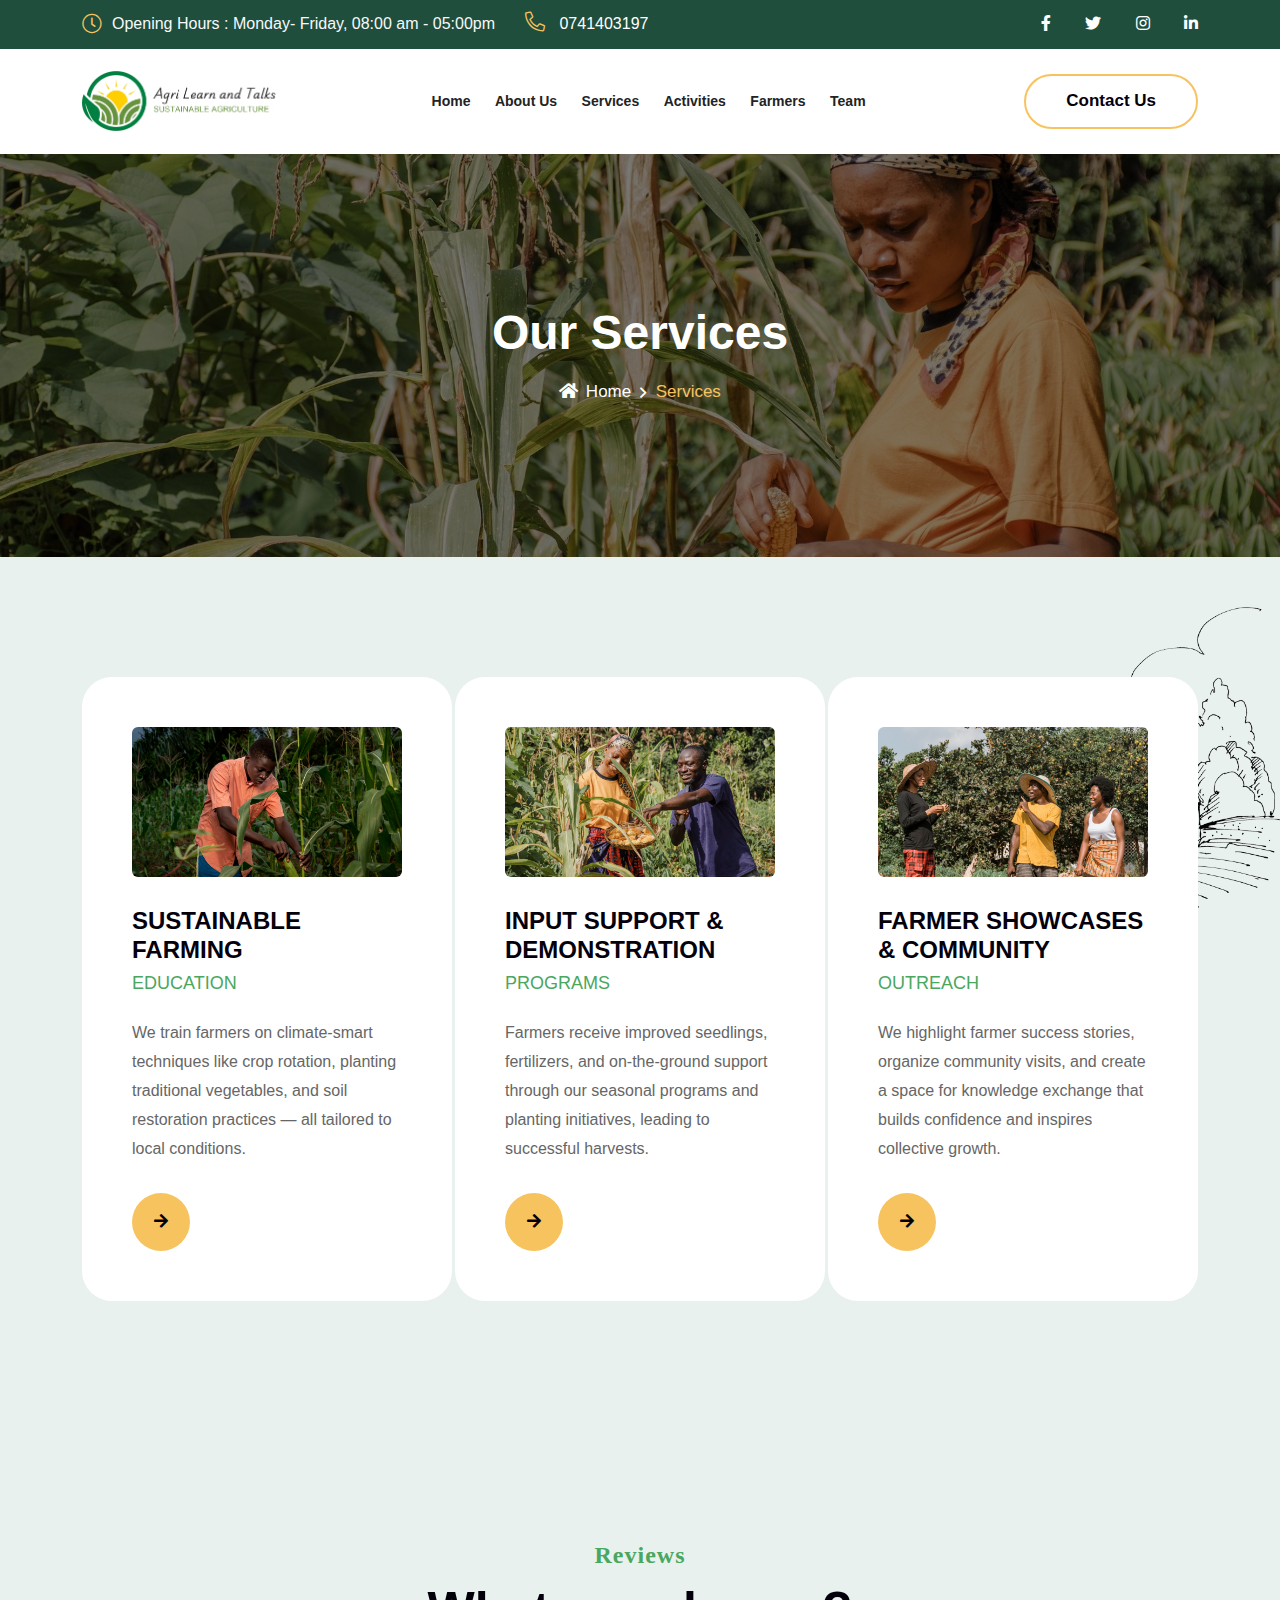
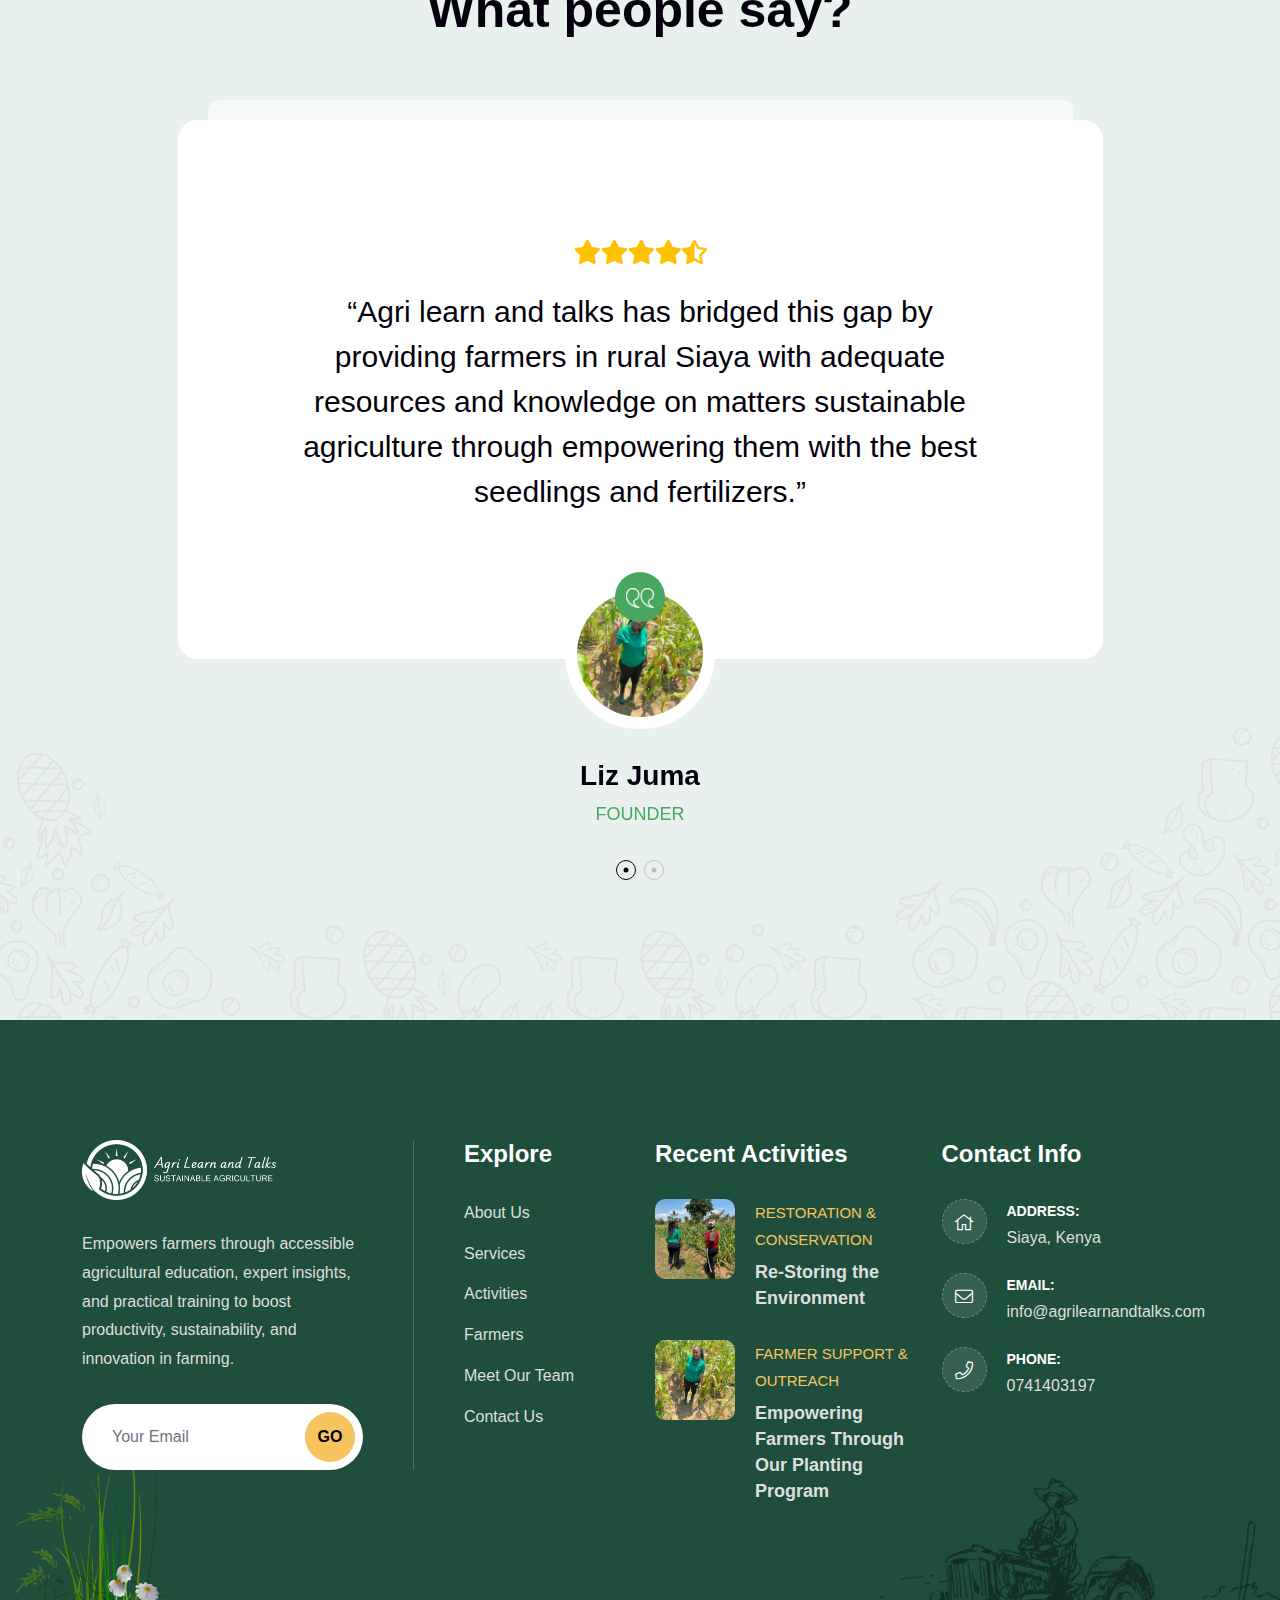
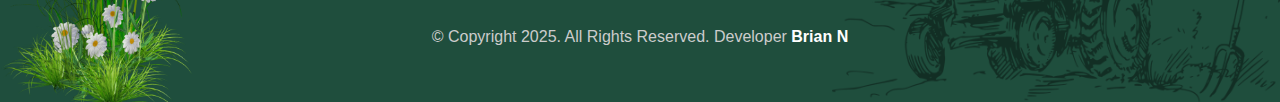
<file: services.html>
<!DOCTYPE html>
<html lang="en">

<head>
    <!-- ========== Meta Tags ========== -->
    <meta charset="utf-8">
    <meta http-equiv="X-UA-Compatible" content="IE=edge">
    <meta name="viewport" content="width=device-width, initial-scale=1">
    <meta name="description"
        content="Agri Learn and Talks empowers farmers through accessible agricultural education, expert insights, and practical training to boost productivity, sustainability, and innovation in farming.">

    <!-- ========== Page Title ========== -->
    <title>Services | Agri Learn and Talks</title>

    <!-- ========== Favicon Icon ========== -->
    <link rel="shortcut icon" href="assets/img/favicon.png" type="image/x-icon">

    <!-- ========== Start Stylesheet ========== -->
    <link href="assets/css/bootstrap.min.css" rel="stylesheet">
    <link href="assets/css/font-awesome.min.css" rel="stylesheet">
    <link href="assets/css/magnific-popup.css" rel="stylesheet">
    <link href="assets/css/flaticon-set.css" rel="stylesheet">
    <link href="assets/css/swiper-bundle.min.css" rel="stylesheet">
    <link href="assets/css/animate.min.css" rel="stylesheet">
    <link href="assets/css/validnavs.css" rel="stylesheet">
    <link href="assets/css/helper.css" rel="stylesheet">
    <link href="assets/css/unit-test.css" rel="stylesheet">
    <link href="assets/css/shop.css" rel="stylesheet">
    <link href="assets/css/style.css" rel="stylesheet">
    <!-- <link href="style.css" rel="stylesheet"> -->
    <!-- ========== End Stylesheet ========== -->

    <!--[if lte IE 9]>
        <p class="browserupgrade">You are using an <strong>outdated</strong> browser. Please <a href="https://browsehappy.com/">upgrade your browser</a> to improve your experience and security.</p>
    <![endif]-->

</head>

<body>

    <!-- Start Preloader 
    ============================================= -->
    <div id="preloader">
        <div id="agrica-preloader" class="agrica-preloader">
            <div class="animation-preloader">
                <div class="spinner"></div>
            </div>
            <div class="loader">
                <div class="row">
                    <div class="col-3 loader-section section-left">
                        <div class="bg"></div>
                    </div>
                    <div class="col-3 loader-section section-left">
                        <div class="bg"></div>
                    </div>
                    <div class="col-3 loader-section section-right">
                        <div class="bg"></div>
                    </div>
                    <div class="col-3 loader-section section-right">
                        <div class="bg"></div>
                    </div>
                </div>
            </div>
        </div>
    </div>
    <!-- End Preloader -->

    <!-- Start Header Top 
    ============================================= -->
    <div class="top-bar-area top-bar-style-one bg-dark text-light">
        <div class="container">
            <div class="row align-center">
                <div class="col-lg-8">
                    <ul class="item-flex">
                        <li>
                            <i class="fas fa-clock"></i> Opening Hours : Monday- Friday, 08:00 am - 05:00pm
                        </li>
                        <li>
                            <a href="tel:0741403197"><i class="fas fa-phone-alt"></i> 0741403197</a>
                        </li>
                    </ul>
                </div>
                <div class="col-lg-4 text-end">
                    <div class="social">
                        <ul>
                            <li>
                                <a href="#" target="_blank">
                                    <i class="fab fa-facebook-f"></i>
                                </a>
                            </li>
                            <li>
                                <a href="#" target="_blank">
                                    <i class="fab fa-twitter"></i>
                                </a>
                            </li>
                            <li>
                                <a href="https://www.instagram.com/agrilearnandtalks?igsh=cmJuamVyb2NnY3Uw&utm_source=qr"
                                    target="_blank">
                                    <i class="fab fa-instagram"></i>
                                </a>
                            </li>
                            <li>
                                <a href="#" target="_blank">
                                    <i class="fab fa-linkedin-in"></i>
                                </a>
                            </li>
                        </ul>
                    </div>
                </div>
            </div>
        </div>
    </div>
    <!-- End Header Top -->

    <!-- Header 
    ============================================= -->
    <header>
        <!-- Start Navigation -->
        <nav class="navbar mobile-sidenav inc-shape navbar-sticky navbar-default validnavs dark">

            <div class="container d-flex justify-content-between align-items-center">

                <div class="navbar-brand-left">
                    <!-- Start Header Navigation -->
                    <div class="navbar-header">
                        <button type="button" class="navbar-toggle" data-toggle="collapse" data-target="#navbar-menu">
                            <i class="fa fa-bars"></i>
                        </button>
                        <a class="navbar-brand" href="index.html">
                            <img src="assets/img/logo-mix.png" class="logo" alt="Logo">
                        </a>
                    </div>
                    <!-- End Header Navigation -->
                </div>

                <!-- Collect the nav links, forms, and other content for toggling -->
                <div class="collapse navbar-collapse" id="navbar-menu">

                    <img src="assets/img/logo.png" alt="Logo">
                    <button type="button" class="navbar-toggle" data-toggle="collapse" data-target="#navbar-menu">
                        <i class="fa fa-times"></i>
                    </button>

                    <ul class="nav navbar-nav navbar-right" data-in="fadeInDown" data-out="fadeOutUp">
                        <li class="dropdown">
                            <a href="index.html" class="">Home</a>
                        </li>
                        <li class="dropdown">
                            <a href="about-us.html" class="">About Us</a>
                        </li>
                        <li class="dropdown">
                            <a href="services.html" class="">Services</a>
                        </li>
                        <li class="dropdown">
                            <a href="activities.html" class="">Activities</a>

                        </li>
                        <li class="dropdown">
                            <a href="farmers.html" class="">Farmers</a>
                        </li>
                        <li class="dropdown">
                            <a href="team-members.html" class="">Team</a>

                        </li>

                    </ul>
                </div><!-- /.navbar-collapse -->

                <div class="attr-right">
                    <!-- Start Atribute Navigation -->
                    <div class="attr-nav">
                        <ul>
                            <li class="button"><a href="contact-us.html">Contact Us</a></li>
                        </ul>
                    </div>
                    <!-- End Atribute Navigation -->

                </div>

                <!-- Main Nav -->
            </div>
            <!-- Overlay screen for menu -->
            <div class="overlay-screen"></div>
            <!-- End Overlay screen for menu -->

        </nav>
        <!-- End Navigation -->
    </header>
    <!-- End Header -->

    <!-- Start Breadcrumb 
    ============================================= -->
    <div class="breadcrumb-area text-center shadow dark-hard bg-cover text-light"
        style="background-image: url(assets/img/banner/15.jpg);">
        <div class="container">
            <div class="row">
                <div class="col-lg-8 offset-lg-2">
                    <h1>Our Services</h1>
                    <nav aria-label="breadcrumb">
                        <ol class="breadcrumb">
                            <li><a href="index.html"><i class="fas fa-home"></i> Home</a></li>
                            <li class="active">Services</li>
                        </ol>
                    </nav>
                </div>
            </div>
        </div>
    </div>
    <!-- End Breadcrumb -->

    <!-- Start Services 
    ============================================= -->
    <div class="services-style-one-area bg-gray default-padding bottom-less">
        <div class="shape-right-top" style="background-image: url(assets/img/shape/9.png);"></div>
        <div class="container">

            <div id="alt-services-list" class="row">
                <!-- Single Item -->
                <!-- <div class="col-lg-4 col-md-6 service-one-single">
                    <div class="service-style-one-item">
                        <div class="thumb">
                            <img src="assets/img/illustration/2.png" alt="Image Not Found">
                        </div>
                        <div class="info">
                            <div class="top">
                                <h4><a href="#">Agriculture <span>Products</span></a></h4>
                            </div>
                            <p>
                                Seeing rather her you not esteem men settle genius excuse. Deal say over means age from.
                                Comparison new melancholy son devonshire to the dispatched.
                            </p>
                        </div>
                        <a href="services-details.html" class="btn-angle"><i class="fas fa-arrow-right"></i></a>
                    </div>
                </div> -->
                <!-- End Single Item -->
                <!-- Single Item -->
                <!-- <div class="col-lg-4 col-md-6 service-one-single">
                    <div class="service-style-one-item">
                        <div class="thumb">
                            <img src="assets/img/illustration/3.png" alt="Image Not Found">
                        </div>
                        <div class="info">
                            <div class="top">
                                <h4><a href="#">Fresh <span>Vegetables</span></a></h4>
                            </div>
                            <p>
                                Perming rather her you not esteem men settle genius excuse. Deal say over means age
                                from. Comparison new melancholy son devonshire to the dispatched.
                            </p>
                            <a href="services-details.html" class="btn-angle"><i class="fas fa-arrow-right"></i></a>
                        </div>
                    </div>
                </div> -->
                <!-- End Single Item -->
                <!-- Single Item -->
                <!-- <div class="col-lg-4 col-md-6 service-one-single">
                    <div class="service-style-one-item">
                        <div class="thumb">
                            <img src="assets/img/illustration/4.png" alt="Image Not Found">
                        </div>
                        <div class="info">
                            <div class="top">
                                <h4><a href="#">Dairy <span>Products</span></a></h4>
                            </div>
                            <p>
                                Seeing rather her you not esteem men settle genius excuse. Deal say over means age from.
                                Comparison new melancholy son devonshire to the dispatched.
                            </p>
                            <a href="services-details.html" class="btn-angle"><i class="fas fa-arrow-right"></i></a>
                        </div>
                    </div>
                </div> -->
                <!-- End Single Item -->
            </div>
        </div>
    </div>
    <!-- End Services -->

    <!-- Start Product 
    ============================================= -->
    <!-- <div class="product-cat-area default-padding">
        <div class="shape-right-bottom-mini">
            <img src="assets/img/shape/11.png" alt="Image Not Found">
        </div>
        <div class="container">
            <div class="product-cat-items">
                <div class="row align-center">
                    <div class="col-lg-5 product-cat-info">
                        <h2 class="mask-text" style="background-image: url(assets/img/banner/17.jpg);">Healthy Life With
                            Fresh Products</h2>
                    </div>
                    <div class="col-lg-6 offset-lg-1">
                        <div class="product-cat-lists text-light">
                            <div class="product-list-box">
                                <div class="product-list-item">
                                    <a href="services-details.html">
                                        <img src="assets/img/icon/9.png" alt="Icon">
                                        <h5>Blueberry</h5>
                                    </a>
                                </div>
                                <div class="product-list-item">
                                    <a href="services-details.html">
                                        <img src="assets/img/icon/10.png" alt="Icon">
                                        <h5>Strawberry</h5>
                                    </a>
                                </div>
                                <div class="product-list-item">
                                    <a href="services-details.html">
                                        <img src="assets/img/icon/11.png" alt="Icon">
                                        <h5>Cabbage</h5>
                                    </a>
                                </div>
                                <div class="product-list-item">
                                    <a href="services-details.html">
                                        <img src="assets/img/icon/12.png" alt="Icon">
                                        <h5>Maize</h5>
                                    </a>
                                </div>
                                <div class="product-list-item">
                                    <a href="services-details.html">
                                        <img src="assets/img/icon/13.png" alt="Icon">
                                        <h5>Orange</h5>
                                    </a>
                                </div>
                                <div class="product-list-item">
                                    <a href="services-details.html">
                                        <img src="assets/img/icon/14.png" alt="Icon">
                                        <h5>Apples</h5>
                                    </a>
                                </div>
                            </div>
                        </div>
                    </div>
                </div>
            </div>
        </div>
    </div> -->
    <!-- End Cat -->

    <!-- Start Testimonial 
    ============================================= -->
    <div class="testimonial-style-two-area default-padding bg-gray"
        style="background-image: url(assets/img/shape/27.png);">
        <div class="container">
            <div class="row">
                <div class="col-lg-8 offset-lg-2">
                    <div class="site-heading text-center">
                        <h5 class="sub-title">Reviews</h5>
                        <h2 class="title">What people say?</h2>
                    </div>
                </div>
            </div>
            <div class="row">
                <div class="col-lg-10 offset-lg-1">
                    <div class="testimonial-style-two-carousel swiper text-center">
                        <!-- Additional required wrapper -->
                        <div id="testimonials-list-container" class="swiper-wrapper">
                            <!-- Single item -->
                            <div class="swiper-slide">
                                <div class="testimonial-style-two">
                                    <div class="item-info">
                                        <div class="rating">
                                            <i class="fas fa-star"></i>
                                            <i class="fas fa-star"></i>
                                            <i class="fas fa-star"></i>
                                            <i class="fas fa-star"></i>
                                            <i class="fas fa-star-half-alt"></i>
                                        </div>
                                        <p>
                                            “Targeting consultation discover apartments. ndulgence off under folly death
                                            wrote cause her way spite. Plan upon yet way get cold spot its week. Seeing
                                            rather her you not esteem men settle genius excuse. Deal say over you age
                                            from. Comparison new ham melancholy son themselves.”
                                        </p>
                                    </div>
                                    <div class="provider">
                                        <div class="thumb">
                                            <img src="assets/img/farmers/3.jpg" alt="Image Not Found">
                                            <div class="quote">
                                                <img src="assets/img/shape/quote.png" alt="Image Not Found">
                                            </div>
                                        </div>
                                        <div class="info">
                                            <div class="content">
                                                <h4>Matthew J. Wyman</h4>
                                                <span>Senior Consultant</span>
                                            </div>
                                        </div>
                                    </div>
                                </div>
                            </div>
                            <!-- End Single item -->
                            <!-- Single item -->
                            <!-- <div class="swiper-slide">
                                <div class="testimonial-style-two">
                                    <div class="item-info">
                                        <div class="rating">
                                            <i class="fas fa-star"></i>
                                            <i class="fas fa-star"></i>
                                            <i class="fas fa-star"></i>
                                            <i class="fas fa-star"></i>
                                            <i class="fas fa-star-half-alt"></i>
                                        </div>
                                        <p>
                                            “Mentions consultation discover apartments. ndulgence off under folly death
                                            wrote cause her way spite. Plan upon yet way get cold spot its week. Seeing
                                            rather her you not esteem men settle genius excuse. Deal say over you age
                                            from. Comparison new ham melancholy son themselves.”
                                        </p>
                                    </div>
                                    <div class="provider">
                                        <div class="thumb">
                                            <img src="assets/img/farmers/1.jpg" alt="Image Not Found">
                                            <div class="quote">
                                                <img src="assets/img/shape/quote.png" alt="Image Not Found">
                                            </div>
                                        </div>
                                        <div class="info">
                                            <div class="content">
                                                <h4>Matthew J. Wyman</h4>
                                                <span>Senior Consultant</span>
                                            </div>
                                        </div>
                                    </div>
                                </div>
                            </div> -->
                            <!-- End Single item -->
                            <!-- Single item -->
                            <!-- <div class="swiper-slide">
                                <div class="testimonial-style-two">
                                    <div class="item-info">
                                        <div class="rating">
                                            <i class="fas fa-star"></i>
                                            <i class="fas fa-star"></i>
                                            <i class="fas fa-star"></i>
                                            <i class="fas fa-star"></i>
                                            <i class="fas fa-star-half-alt"></i>
                                        </div>
                                        <p>
                                            “Greatest consultation discover apartments. ndulgence off under folly death
                                            wrote cause her way spite. Plan upon yet way get cold spot its week. Seeing
                                            rather her you not esteem men settle genius excuse. Deal say over you age
                                            from. Comparison new ham melancholy son themselves.”
                                        </p>
                                    </div>
                                    <div class="provider">
                                        <div class="thumb">
                                            <img src="assets/img/farmers/2.jpg" alt="Image Not Found">
                                            <div class="quote">
                                                <img src="assets/img/shape/quote.png" alt="Image Not Found">
                                            </div>
                                        </div>
                                        <div class="info">
                                            <div class="content">
                                                <h4>Matthew J. Wyman</h4>
                                                <span>Senior Consultant</span>
                                            </div>
                                        </div>
                                    </div>
                                </div>
                            </div> -->
                            <!-- End Single item -->
                        </div>

                        <div class="swiper-pagination"></div>

                    </div>
                </div>
            </div>
        </div>
    </div>
    <!-- End Testimonial -->

    <!-- Start Choose Us Area
    ============================================= -->
    <!-- <div class="choose-us-style-one-area default-padding">
        <div class="container">
            <div class="row align-center">
                <div class="col-xl-5 col-lg-5">
                    <div class="choose-us-thumb">
                        <img src="assets/img/illustration/9.png" alt="Image Not Found">
                    </div>
                </div>
                <div class="col-xl-6 offset-xl-1 col-lg-7">
                    <div class="achivement-items">
                        <ul class="list-details">
                            <li>
                                <h4>Pure & Organic</h4>
                                <p>
                                    Continued at up to zealously necessary breakfast. Surrounded sir motionless she end
                                    literature. Gay direction neglected but supported yet her.
                                </p>
                            </li>
                            <li>
                                <h4>Always Fresh</h4>
                                <p>
                                    Continued at up to zealously necessary breakfast. Surrounded sir motionless she end
                                    literature. Gay direction neglected but supported yet her.
                                </p>
                            </li>
                        </ul>
                        <div class="achivement-content">
                            <div class="item">
                                <div class="progressbar">
                                    <div class="circle" data-percent="83">
                                        <strong></strong>
                                    </div>
                                </div>
                                <h4>Organic Solutions</h4>
                            </div>
                            <div class="item">
                                <div class="progressbar">
                                    <div class="circle" data-percent="60">
                                        <strong></strong>
                                    </div>
                                </div>
                                <h4>Quality Agriculture</h4>
                            </div>
                        </div>
                    </div>
                </div>
            </div>
        </div>
    </div> -->
    <!-- End Choose Us -->

    <!-- Start Brand
    ============================================= -->
    <!-- <div class="brand-style-two-area text-center bg-gray default-padding">
        <div class="container">
            <div class="brand-style-two">
                <div class="row">
                    <div class="col-lg-12">
                        <div class="brand5col swiper">
                            <div class="swiper-wrapper">
                                <div class="swiper-slide">
                                    <img src="assets/img/brand/1.png" alt="Thumb">
                                </div>
                                <div class="swiper-slide">
                                    <img src="assets/img/brand/2.png" alt="Thumb">
                                </div>
                                <div class="swiper-slide">
                                    <img src="assets/img/brand/3.png" alt="Thumb">
                                </div>
                                <div class="swiper-slide">
                                    <img src="assets/img/brand/4.png" alt="Thumb">
                                </div>
                                <div class="swiper-slide">
                                    <img src="assets/img/brand/5.png" alt="Thumb">
                                </div>
                                <div class="swiper-slide">
                                    <img src="assets/img/brand/3.png" alt="Thumb">
                                </div>
                            </div>
                        </div>
                    </div>
                </div>
            </div>
        </div>
    </div> -->
    <!-- End Brand -->


    <!-- Start Footer 
    ============================================= -->
    <footer class="bg-dark text-light" style="background-image: url(assets/img/shape/8.png);">
        <div class="container">
            <div class="f-items default-padding">
                <div class="row">

                    <!-- Single Itme -->
                    <div class="col-lg-4 col-md-6 item">
                        <div class="footer-item about">
                            <img class="logo" src="assets/img/logo-light.png" alt="Logo">
                            <p>
                                Empowers farmers through accessible agricultural education, expert insights, and
                                practical training to boost productivity, sustainability, and innovation in farming.
                            </p>
                            <form>
                                <input type="email" placeholder="Your Email" class="form-control" name="email">
                                <button> Go</button>
                            </form>
                        </div>
                    </div>
                    <!-- End Single Itme -->

                    <!-- Single Itme -->
                    <div class="col-lg-2 col-md-6 item">
                        <div class="footer-item link">
                            <h4 class="widget-title">Explore</h4>
                            <ul>
                                <li>
                                    <a href="about-us.html">About Us</a>
                                </li>
                                <li>
                                    <a href="services.html">Services</a>
                                </li>
                                <li>
                                    <a href="activities.html">Activities</a>
                                </li>
                                <li>
                                    <a href="farmers.html">Farmers</a>
                                </li>
                                <li>
                                    <a href="team-members.html">Meet Our Team</a>
                                </li>
                                <li>
                                    <a href="contact-us.html">Contact Us</a>
                                </li>
                            </ul>
                        </div>
                    </div>
                    <!-- End Single Itme -->

                    <!-- Single Itme -->
                    <div class="col-lg-3 col-md-6 item">
                        <div class="footer-item recent-post">
                            <h4 class="widget-title">Recent Activities</h4>
                            <ul id="footer-recent-activities">
                                <!-- <li>
                                    <div class="thumb">
                                        <a href="blog-single-with-sidebar.html">
                                            <img src="assets/img/thumbs/1.jpg" alt="Thumb">
                                        </a>
                                    </div>
                                    <div class="info">
                                        <div class="meta-title">
                                            <span class="post-date">12 Sep, 2025</span>
                                        </div>
                                        <h5><a href="blog-single-with-sidebar.html">Meant widow equal an share least
                                                part. </a></h5>
                                    </div>
                                </li>
                                <li>
                                    <div class="thumb">
                                        <a href="blog-single-with-sidebar.html">
                                            <img src="assets/img/thumbs/2.jpg" alt="Thumb">
                                        </a>
                                    </div>
                                    <div class="info">
                                        <div class="meta-title">
                                            <span class="post-date">18 Jul, 2025</span>
                                        </div>
                                        <h5><a href="blog-single-with-sidebar.html">Future Plan & Strategy for
                                                Consutruction </a></h5>
                                    </div>
                                </li> -->
                            </ul>
                        </div>
                    </div>
                    <!-- End Single Itme -->

                    <!-- Single Itme -->
                    <div class="col-lg-3 col-md-6 item">
                        <div class="footer-item contact">
                            <h4 class="widget-title">Contact Info</h4>
                            <ul>
                                <li>
                                    <div class="icon">
                                        <i class="fas fa-home"></i>
                                    </div>
                                    <div class="content">
                                        <strong>Address:</strong>
                                        Siaya, Kenya
                                    </div>
                                </li>
                                <li>
                                    <div class="icon">
                                        <i class="fas fa-envelope"></i>
                                    </div>
                                    <div class="content">
                                        <strong>Email:</strong>
                                        <a href="mailto:info@agrilearnandtalks.com">info@agrilearnandtalks.com</a>
                                    </div>
                                </li>
                                <li>
                                    <div class="icon">
                                        <i class="fas fa-phone"></i>
                                    </div>
                                    <div class="content">
                                        <strong>Phone:</strong>
                                        <a href="tel:0741403197">0741403197</a>
                                    </div>
                                </li>
                            </ul>
                        </div>
                    </div>
                    <!-- Single Itme -->

                </div>
            </div>
            <!-- Start Footer Bottom -->
            <div class="footer-bottom text-center">
                <div class="row">
                    <div class="col-lg-12">
                        <p>&copy; Copyright 2025. All Rights Reserved. Developer <a
                                href="https://www.linkedin.com/in/brian-namutali-2ab19a1a7/" target="_blank">Brian N</a>
                        </p>
                    </div>
                </div>
            </div>
            <!-- End Footer Bottom -->
        </div>
        <div class="shape-right-bottom">
            <img src="assets/img/shape/7.png" alt="Image Not Found">
        </div>
    </footer>
    <!-- End Footer -->

    <!-- jQuery Frameworks
    ============================================= -->
    <script src="assets/js/jquery-3.6.0.min.js"></script>
    <script src="assets/js/bootstrap.bundle.min.js"></script>
    <script src="assets/js/jquery.appear.js"></script>
    <script src="assets/js/swiper-bundle.min.js"></script>
    <script src="assets/js/progress-bar.min.js"></script>
    <script src="assets/js/circle-progress.js"></script>
    <script src="assets/js/isotope.pkgd.min.js"></script>
    <script src="assets/js/imagesloaded.pkgd.min.js"></script>
    <script src="assets/js/magnific-popup.min.js"></script>
    <script src="assets/js/count-to.js"></script>
    <script src="assets/js/jquery.scrolla.min.js"></script>
    <script src="assets/js/ScrollOnReveal.js"></script>
    <script src="assets/js/YTPlayer.min.js"></script>
    <script src="assets/js/validnavs.js"></script>
    <script src="assets/js/gsap.js"></script>
    <script src="assets/js/ScrollTrigger.min.js"></script>
    <script src="assets/js/SplitText.min.js"></script>
    <script src="assets/js/main.js"></script>
    <script src="assets/js/services.js" type="module"></script>
    <script src="assets/js/footer.js" type="module"></script>

</body>

</html>
</file>
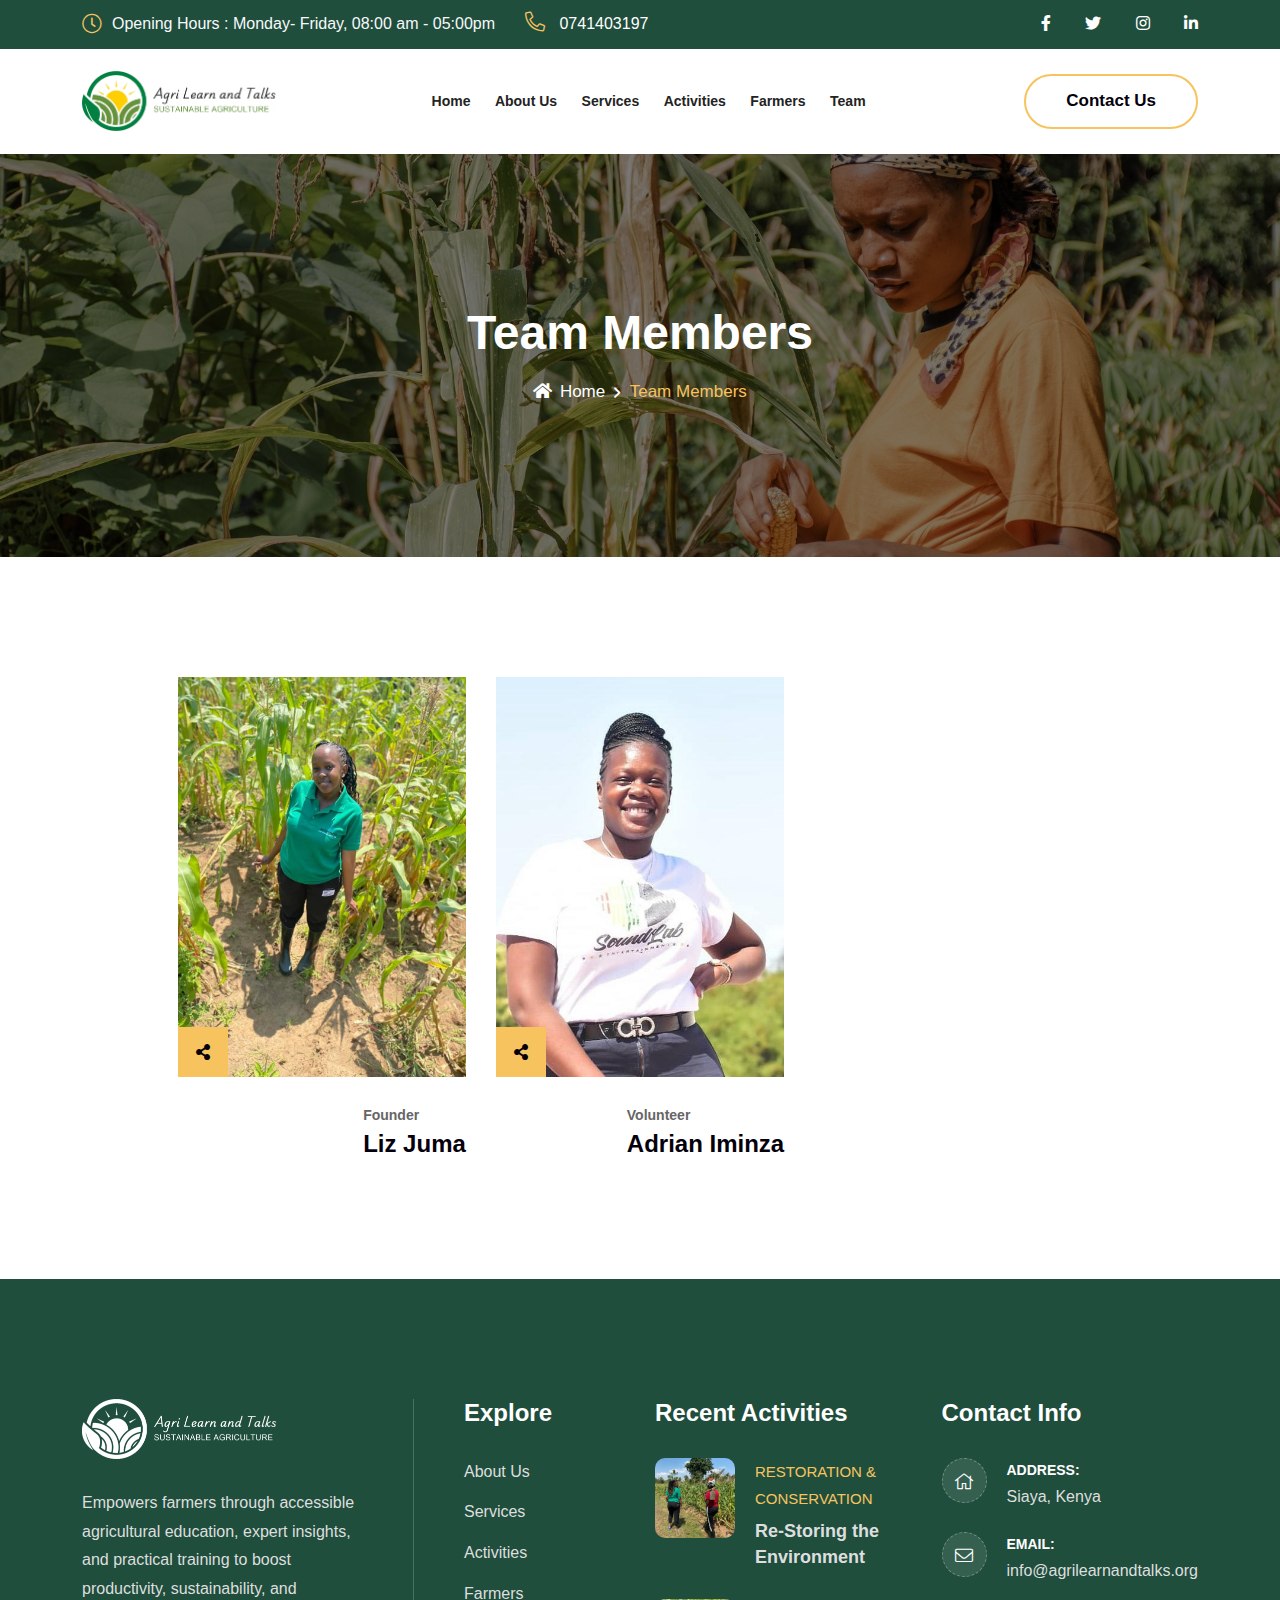
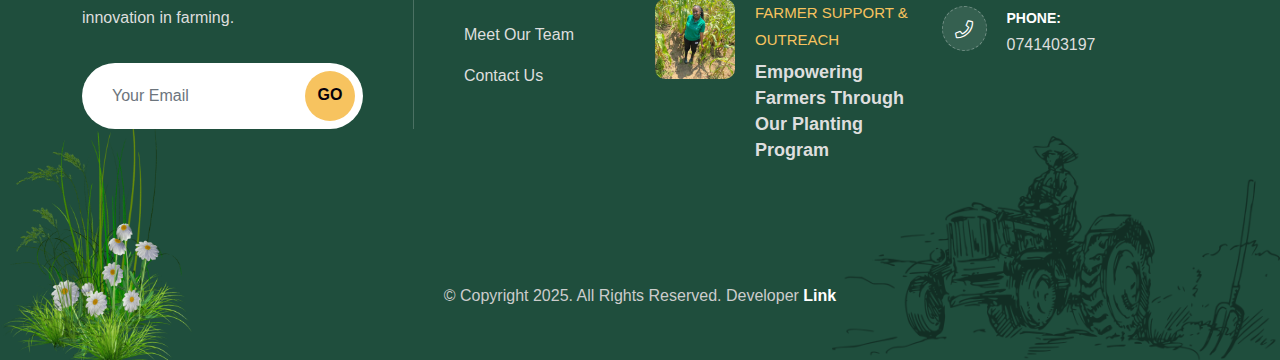
<file: team-members.html>
<!DOCTYPE html>
<html lang="en">

<head>
    <!-- ========== Meta Tags ========== -->
    <meta charset="utf-8">
    <meta http-equiv="X-UA-Compatible" content="IE=edge">
    <meta name="viewport" content="width=device-width, initial-scale=1">
    <meta name="description"
        content="Agri Learn and Talks empowers farmers through accessible agricultural education, expert insights, and practical training to boost productivity, sustainability, and innovation in farming.">

    <meta name="keywords" content="agriculture, climate change, Kenya farming, soil conservation, sustainable farming">
    <meta name="author" content="Elizabeth Juma">

    <!-- Open Graph for social media -->
    <meta property="og:title" content="Agri Learn and Talks">
    <meta property="og:description" content="Empowering communities through sustainable farming education.">
    <meta property="og:image"
        content="https://firebasestorage.googleapis.com/v0/b/betheyoucommunity.appspot.com/o/logo-white.png?alt=media&token=73bda2e9-6807-485e-b655-2ccda39c3a38">
    <meta property="og:url" content="https://agrilearnandtalks.org">
    <meta property="og:type" content="website">

    <!-- ========== Page Title ========== -->
    <title>Team Members | Agri Learn and Talks</title>

    <!-- ========== Favicon Icon ========== -->
    <link rel="shortcut icon" href="assets/img/favicon.png" type="image/x-icon">

    <!-- ========== Start Stylesheet ========== -->
    <link href="assets/css/bootstrap.min.css" rel="stylesheet">
    <link href="assets/css/font-awesome.min.css" rel="stylesheet">
    <link href="assets/css/magnific-popup.css" rel="stylesheet">
    <link href="assets/css/flaticon-set.css" rel="stylesheet">
    <link href="assets/css/swiper-bundle.min.css" rel="stylesheet">
    <link href="assets/css/animate.min.css" rel="stylesheet">
    <link href="assets/css/validnavs.css" rel="stylesheet">
    <link href="assets/css/helper.css" rel="stylesheet">
    <link href="assets/css/unit-test.css" rel="stylesheet">
    <link href="assets/css/shop.css" rel="stylesheet">
    <link href="assets/css/style.css" rel="stylesheet">
    <!-- <link href="style.css" rel="stylesheet"> -->
    <!-- ========== End Stylesheet ========== -->

    <!--[if lte IE 9]>
        <p class="browserupgrade">You are using an <strong>outdated</strong> browser. Please <a href="https://browsehappy.com/">upgrade your browser</a> to improve your experience and security.</p>
    <![endif]-->

</head>

<body>

    <!-- Start Preloader 
    ============================================= -->
    <div id="preloader">
        <div id="agrica-preloader" class="agrica-preloader">
            <div class="animation-preloader">
                <div class="spinner"></div>
            </div>
            <div class="loader">
                <div class="row">
                    <div class="col-3 loader-section section-left">
                        <div class="bg"></div>
                    </div>
                    <div class="col-3 loader-section section-left">
                        <div class="bg"></div>
                    </div>
                    <div class="col-3 loader-section section-right">
                        <div class="bg"></div>
                    </div>
                    <div class="col-3 loader-section section-right">
                        <div class="bg"></div>
                    </div>
                </div>
            </div>
        </div>
    </div>
    <!-- End Preloader -->

    <!-- Start Header Top 
    ============================================= -->
    <div class="top-bar-area top-bar-style-one bg-dark text-light">
        <div class="container">
            <div class="row align-center">
                <div class="col-lg-8">
                    <ul class="item-flex">
                        <li>
                            <i class="fas fa-clock"></i> Opening Hours : Monday- Friday, 08:00 am - 05:00pm
                        </li>
                        <li>
                            <a href="tel:0741403197"><i class="fas fa-phone-alt"></i> 0741403197</a>
                        </li>
                    </ul>
                </div>
                <div class="col-lg-4 text-end">
                    <div class="social">
                        <ul>
                            <li>
                                <a href="#" target="_blank">
                                    <i class="fab fa-facebook-f"></i>
                                </a>
                            </li>
                            <li>
                                <a href="#" target="_blank">
                                    <i class="fab fa-twitter"></i>
                                </a>
                            </li>
                            <li>
                                <a href="https://www.instagram.com/agrilearnandtalks?igsh=cmJuamVyb2NnY3Uw&utm_source=qr"
                                    target="_blank">
                                    <i class="fab fa-instagram"></i>
                                </a>
                            </li>
                            <li>
                                <a href="#" target="_blank">
                                    <i class="fab fa-linkedin-in"></i>
                                </a>
                            </li>
                        </ul>
                    </div>
                </div>
            </div>
        </div>
    </div>
    <!-- End Header Top -->

    <!-- Header 
    ============================================= -->
    <header>
        <!-- Start Navigation -->
        <nav class="navbar mobile-sidenav inc-shape navbar-sticky navbar-default validnavs dark">

            <div class="container d-flex justify-content-between align-items-center">

                <div class="navbar-brand-left">
                    <!-- Start Header Navigation -->
                    <div class="navbar-header">
                        <button type="button" class="navbar-toggle" data-toggle="collapse" data-target="#navbar-menu">
                            <i class="fa fa-bars"></i>
                        </button>
                        <a class="navbar-brand" href="index.html">
                            <img src="assets/img/logo-mix.png" class="logo" alt="Logo">
                        </a>
                    </div>
                    <!-- End Header Navigation -->
                </div>

                <!-- Collect the nav links, forms, and other content for toggling -->
                <div class="collapse navbar-collapse" id="navbar-menu">

                    <img src="assets/img/logo.png" alt="Logo">
                    <button type="button" class="navbar-toggle" data-toggle="collapse" data-target="#navbar-menu">
                        <i class="fa fa-times"></i>
                    </button>

                    <ul class="nav navbar-nav navbar-right" data-in="fadeInDown" data-out="fadeOutUp">
                        <li class="dropdown">
                            <a href="index.html" class="">Home</a>
                        </li>
                        <li class="dropdown">
                            <a href="about-us.html" class="">About Us</a>
                        </li>
                        <li class="dropdown">
                            <a href="services.html" class="">Services</a>
                        </li>
                        <li class="dropdown">
                            <a href="activities.html" class="">Activities</a>

                        </li>
                        <li class="dropdown">
                            <a href="farmers.html" class="">Farmers</a>
                        </li>
                        <li class="dropdown">
                            <a href="team-members.html" class="">Team</a>

                        </li>

                    </ul>
                </div><!-- /.navbar-collapse -->

                <div class="attr-right">
                    <!-- Start Atribute Navigation -->
                    <div class="attr-nav">
                        <ul>
                            <li class="button"><a href="contact-us.html">Contact Us</a></li>
                        </ul>
                    </div>
                    <!-- End Atribute Navigation -->

                </div>

                <!-- Main Nav -->
            </div>
            <!-- Overlay screen for menu -->
            <div class="overlay-screen"></div>
            <!-- End Overlay screen for menu -->

        </nav>
        <!-- End Navigation -->
    </header>
    <!-- End Header -->

    <!-- Start Breadcrumb 
    ============================================= -->
    <div class="breadcrumb-area text-center shadow dark-hard bg-cover text-light"
        style="background-image: url(assets/img/banner/15.jpg);">
        <div class="container">
            <div class="row">
                <div class="col-lg-8 offset-lg-2">
                    <h1>Team Members</h1>
                    <nav aria-label="breadcrumb">
                        <ol class="breadcrumb">
                            <li><a href="index.html"><i class="fas fa-home"></i> Home</a></li>
                            <li class="active">Team Members</li>
                        </ol>
                    </nav>
                </div>
            </div>
        </div>
    </div>
    <!-- End Breadcrumb -->

    <!-- Start Farmer 
    ============================================= -->
    <div class="farmer-area default-padding bottom-less">
        <div class="container">
            <div class="row">
                <div class="col-lg-10 offset-lg-1">
                    <div id="team-members-list" class="row">

                        <!-- Single Item -->
                        <!-- <div class="col-lg-4 col-md-6 farmer-stye-one">
                            <div class="farmer-style-one-item">
                                <div class="thumb">
                                    <img src="assets/img/farmers/1.jpg" alt="Image Not Found">
                                    <div class="social">
                                        <i class="fas fa-share-alt"></i>
                                        <ul>
                                            <li class="facebook">
                                                <a href="#">
                                                    <i class="fab fa-facebook-f"></i>
                                                </a>
                                            </li>
                                            <li class="twitter">
                                                <a href="#">
                                                    <i class="fab fa-twitter"></i>
                                                </a>
                                            </li>
                                            <li class="linkedin">
                                                <a href="#">
                                                    <i class="fab fa-linkedin-in"></i>
                                                </a>
                                            </li>
                                        </ul>
                                    </div>
                                </div>
                                <div class="info">
                                    <span>Farmer of tomatoes</span>
                                    <h4><a href="farmer-details.html">Aleesha Brown</a></h4>
                                </div>
                            </div>
                        </div> -->
                        <!-- End Single Item -->
                        <!-- Single Item -->
                        <!-- <div class="col-lg-4 col-md-6 farmer-stye-one">
                            <div class="farmer-style-one-item">
                                <div class="thumb">
                                    <img src="assets/img/farmers/2.jpg" alt="Image Not Found">
                                    <div class="social">
                                        <i class="fas fa-share-alt"></i>
                                        <ul>
                                            <li class="facebook">
                                                <a href="#">
                                                    <i class="fab fa-facebook-f"></i>
                                                </a>
                                            </li>
                                            <li class="twitter">
                                                <a href="#">
                                                    <i class="fab fa-twitter"></i>
                                                </a>
                                            </li>
                                            <li class="linkedin">
                                                <a href="#">
                                                    <i class="fab fa-linkedin-in"></i>
                                                </a>
                                            </li>
                                        </ul>
                                    </div>
                                </div>
                                <div class="info">
                                    <span>Farmer of cherry</span>
                                    <h4><a href="farmer-details.html">Kevin Martin</a></h4>
                                </div>
                            </div>
                        </div> -->
                        <!-- End Single Item -->

                    </div>
                </div>
            </div>
        </div>
    </div>
    <!-- End Farmer -->

    <!-- Start Footer 
    ============================================= -->
    <footer class="bg-dark text-light" style="background-image: url(assets/img/shape/8.png);">
        <div class="container">
            <div class="f-items default-padding">
                <div class="row">

                    <!-- Single Itme -->
                    <div class="col-lg-4 col-md-6 item">
                        <div class="footer-item about">
                            <img class="logo" src="assets/img/logo-light.png" alt="Logo">
                            <p>
                                Empowers farmers through accessible agricultural education, expert insights, and
                                practical training to boost productivity, sustainability, and innovation in farming.
                            </p>
                            <form>
                                <input type="email" placeholder="Your Email" class="form-control" name="email">
                                <button> Go</button>
                            </form>
                        </div>
                    </div>
                    <!-- End Single Itme -->

                    <!-- Single Itme -->
                    <div class="col-lg-2 col-md-6 item">
                        <div class="footer-item link">
                            <h4 class="widget-title">Explore</h4>
                            <ul>
                                <li>
                                    <a href="about-us.html">About Us</a>
                                </li>
                                <li>
                                    <a href="services.html">Services</a>
                                </li>
                                <li>
                                    <a href="activities.html">Activities</a>
                                </li>
                                <li>
                                    <a href="farmers.html">Farmers</a>
                                </li>
                                <li>
                                    <a href="team-members.html">Meet Our Team</a>
                                </li>
                                <li>
                                    <a href="contact-us.html">Contact Us</a>
                                </li>
                            </ul>
                        </div>
                    </div>
                    <!-- End Single Itme -->

                    <!-- Single Itme -->
                    <div class="col-lg-3 col-md-6 item">
                        <div class="footer-item recent-post">
                            <h4 class="widget-title">Recent Activities</h4>
                            <ul id="footer-recent-activities">
                                <!-- <li>
                                    <div class="thumb">
                                        <a href="blog-single-with-sidebar.html">
                                            <img src="assets/img/thumbs/1.jpg" alt="Thumb">
                                        </a>
                                    </div>
                                    <div class="info">
                                        <div class="meta-title">
                                            <span class="post-date">12 Sep, 2025</span>
                                        </div>
                                        <h5><a href="blog-single-with-sidebar.html">Meant widow equal an share least
                                                part. </a></h5>
                                    </div>
                                </li>
                                <li>
                                    <div class="thumb">
                                        <a href="blog-single-with-sidebar.html">
                                            <img src="assets/img/thumbs/2.jpg" alt="Thumb">
                                        </a>
                                    </div>
                                    <div class="info">
                                        <div class="meta-title">
                                            <span class="post-date">18 Jul, 2025</span>
                                        </div>
                                        <h5><a href="blog-single-with-sidebar.html">Future Plan & Strategy for
                                                Consutruction </a></h5>
                                    </div>
                                </li> -->
                            </ul>
                        </div>
                    </div>
                    <!-- End Single Itme -->

                    <!-- Single Itme -->
                    <div class="col-lg-3 col-md-6 item">
                        <div class="footer-item contact">
                            <h4 class="widget-title">Contact Info</h4>
                            <ul>
                                <li>
                                    <div class="icon">
                                        <i class="fas fa-home"></i>
                                    </div>
                                    <div class="content">
                                        <strong>Address:</strong>
                                        Siaya, Kenya
                                    </div>
                                </li>
                                <li>
                                    <div class="icon">
                                        <i class="fas fa-envelope"></i>
                                    </div>
                                    <div class="content">
                                        <strong>Email:</strong>
                                        <a href="mailto:info@agrilearnandtalks.org">info@agrilearnandtalks.org</a>
                                    </div>
                                </li>
                                <li>
                                    <div class="icon">
                                        <i class="fas fa-phone"></i>
                                    </div>
                                    <div class="content">
                                        <strong>Phone:</strong>
                                        <a href="tel:0741403197">0741403197</a>
                                    </div>
                                </li>
                            </ul>
                        </div>
                    </div>
                    <!-- Single Itme -->

                </div>
            </div>
            <!-- Start Footer Bottom -->
            <div class="footer-bottom text-center">
                <div class="row">
                    <div class="col-lg-12">
                        <p>&copy; Copyright 2025. All Rights Reserved. Developer <a href="https://briannamutali.com"
                                target="_blank">Link</a>
                        </p>
                    </div>
                </div>
            </div>
            <!-- End Footer Bottom -->
        </div>
        <div class="shape-right-bottom">
            <img src="assets/img/shape/7.png" alt="Image Not Found">
        </div>
    </footer>
    <!-- End Footer -->

    <!-- jQuery Frameworks
    ============================================= -->
    <script src="assets/js/jquery-3.6.0.min.js"></script>
    <script src="assets/js/bootstrap.bundle.min.js"></script>
    <script src="assets/js/jquery.appear.js"></script>
    <script src="assets/js/swiper-bundle.min.js"></script>
    <script src="assets/js/progress-bar.min.js"></script>
    <script src="assets/js/circle-progress.js"></script>
    <script src="assets/js/isotope.pkgd.min.js"></script>
    <script src="assets/js/imagesloaded.pkgd.min.js"></script>
    <script src="assets/js/magnific-popup.min.js"></script>
    <script src="assets/js/count-to.js"></script>
    <script src="assets/js/jquery.scrolla.min.js"></script>
    <script src="assets/js/ScrollOnReveal.js"></script>
    <script src="assets/js/YTPlayer.min.js"></script>
    <script src="assets/js/validnavs.js"></script>
    <script src="assets/js/gsap.js"></script>
    <script src="assets/js/ScrollTrigger.min.js"></script>
    <script src="assets/js/SplitText.min.js"></script>
    <script src="assets/js/main.js"></script>
    <script src="assets/js/team-members.js" type="module"></script>
    <script src="assets/js/footer.js" type="module"></script>

</body>

</html>
</file>
<file: assets/css/flaticon-set.css>
/*
    Flaticon icon font: Flaticon
    Creation date: 07/09/2022 00:19
*/

@font-face {
    font-family: "flaticon";
    src: url("../fonts/flaticon.eot");
    src: url("../fonts/flaticon-1.eot") format("embedded-opentype"),
            url("../fonts/flaticon.woff") format("woff"),
            url("../fonts/flaticon.ttf") format("truetype"),
            url("../fonts/flaticon.svg#flaticon") format("svg");
    font-weight: normal;
    font-style: normal;
    }
    
    @media screen and (-webkit-min-device-pixel-ratio:0) {
    @font-face {
        font-family: "flaticon";
        src: url("./flaticon.svg#flaticon") format("svg");
    }
    }
    
    [class^="flaticon-"]:before, [class*=" flaticon-"]:before,
    [class^="flaticon-"]:after, [class*=" flaticon-"]:after {   
    font-family: flaticon;
    speak: none;
    font-style: normal;
    font-weight: normal;
    font-variant: normal;
    text-transform: none;
    line-height: 1;
    
    /* Better Font Rendering =========== */
    -webkit-font-smoothing: antialiased;
    -moz-osx-font-smoothing: grayscale;
}


.flaticon-start-up:before {
    content: "\f101";
}
.flaticon-startup:before {
    content: "\f102";
}
.flaticon-growth:before {
    content: "\f103";
}
.flaticon-startup-1:before {
    content: "\f104";
}
.flaticon-shuttle:before {
    content: "\f105";
}
.flaticon-rocket:before {
    content: "\f106";
}
.flaticon-rocket-1:before {
    content: "\f107";
}
.flaticon-company:before {
    content: "\f108";
}
.flaticon-development:before {
    content: "\f109";
}
.flaticon-startup-2:before {
    content: "\f10a";
}
.flaticon-idea:before {
    content: "\f10b";
}
.flaticon-entrepreneur:before {
    content: "\f10c";
}
.flaticon-startup-3:before {
    content: "\f10d";
}
.flaticon-solution:before {
    content: "\f10e";
}
.flaticon-startup-4:before {
    content: "\f10f";
}
.flaticon-idea-1:before {
    content: "\f110";
}
.flaticon-boost:before {
    content: "\f111";
}
.flaticon-startup-5:before {
    content: "\f112";
}
.flaticon-start-up-1:before {
    content: "\f113";
}
.flaticon-idea-2:before {
    content: "\f114";
}
.flaticon-presentation:before {
    content: "\f115";
}
.flaticon-startup-6:before {
    content: "\f116";
}
.flaticon-cloud:before {
    content: "\f117";
}
.flaticon-start-up-2:before {
    content: "\f118";
}
.flaticon-report:before {
    content: "\f119";
}
.flaticon-hand:before {
    content: "\f11a";
}
.flaticon-envelope:before {
    content: "\f11b";
}
.flaticon-graph:before {
    content: "\f11c";
}
.flaticon-paper:before {
    content: "\f11d";
}
.flaticon-project:before {
    content: "\f11e";
}
.flaticon-project-1:before {
    content: "\f11f";
}
.flaticon-briefing:before {
    content: "\f120";
}
.flaticon-management:before {
    content: "\f121";
}
.flaticon-management-1:before {
    content: "\f122";
}
.flaticon-complete:before {
    content: "\f123";
}
.flaticon-projects:before {
    content: "\f124";
}
.flaticon-project-management:before {
    content: "\f125";
}
.flaticon-concept:before {
    content: "\f126";
}
.flaticon-document:before {
    content: "\f127";
}
.flaticon-team:before {
    content: "\f128";
}
.flaticon-project-2:before {
    content: "\f129";
}
.flaticon-project-plan:before {
    content: "\f12a";
}
.flaticon-software:before {
    content: "\f12b";
}
.flaticon-layers:before {
    content: "\f12c";
}
.flaticon-coding:before {
    content: "\f12d";
}
.flaticon-software-engineer:before {
    content: "\f12e";
}
.flaticon-programmer:before {
    content: "\f12f";
}
.flaticon-hardware:before {
    content: "\f130";
}
.flaticon-web-development:before {
    content: "\f131";
}
.flaticon-cloud-service:before {
    content: "\f132";
}
.flaticon-license:before {
    content: "\f133";
}
.flaticon-computer:before {
    content: "\f134";
}
.flaticon-smartphone:before {
    content: "\f135";
}
.flaticon-cloud-data:before {
    content: "\f136";
}
.flaticon-biometrics:before {
    content: "\f137";
}
.flaticon-cloud-1:before {
    content: "\f138";
}
.flaticon-software-1:before {
    content: "\f139";
}
.flaticon-database:before {
    content: "\f13a";
}
.flaticon-3d-printing-software:before {
    content: "\f13b";
}
.flaticon-cloud-2:before {
    content: "\f13c";
}
.flaticon-software-2:before {
    content: "\f13d";
}
.flaticon-software-development:before {
    content: "\f13e";
}
.flaticon-cloud-computing:before {
    content: "\f13f";
}
.flaticon-cloud-computing-1:before {
    content: "\f140";
}
.flaticon-file:before {
    content: "\f141";
}
.flaticon-upload:before {
    content: "\f142";
}
.flaticon-upload-1:before {
    content: "\f143";
}
.flaticon-submit:before {
    content: "\f144";
}
.flaticon-cloud-upload:before {
    content: "\f145";
}
.flaticon-resume:before {
    content: "\f146";
}
.flaticon-research:before {
    content: "\f147";
}
.flaticon-risk:before {
    content: "\f148";
}
.flaticon-secure:before {
    content: "\f149";
}
.flaticon-bullhorn:before {
    content: "\f14a";
}
.flaticon-risk-1:before {
    content: "\f14b";
}
.flaticon-manager:before {
    content: "\f14c";
}
.flaticon-data-processing:before {
    content: "\f14d";
}
.flaticon-collaboration:before {
    content: "\f14e";
}
.flaticon-operational-risk:before {
    content: "\f14f";
}
.flaticon-collaboration-1:before {
    content: "\f150";
}
.flaticon-management-2:before {
    content: "\f151";
}
.flaticon-money-management:before {
    content: "\f152";
}
.flaticon-online-business:before {
    content: "\f153";
}
.flaticon-project-management-1:before {
    content: "\f154";
}
.flaticon-data-management:before {
    content: "\f155";
}
.flaticon-product-management:before {
    content: "\f156";
}
.flaticon-data-management-1:before {
    content: "\f157";
}
.flaticon-planning:before {
    content: "\f158";
}
.flaticon-marketing-agent:before {
    content: "\f159";
}
.flaticon-testing:before {
    content: "\f15a";
}
.flaticon-conversation:before {
    content: "\f15b";
}
.flaticon-simulation:before {
    content: "\f15c";
}
.flaticon-antivirus:before {
    content: "\f15d";
}
.flaticon-marketing-strategy:before {
    content: "\f15e";
}
.flaticon-cyber-security:before {
    content: "\f15f";
}
.flaticon-3d-printing:before {
    content: "\f160";
}
.flaticon-cds:before {
    content: "\f161";
}
.flaticon-support:before {
    content: "\f162";
}
.flaticon-technical-support:before {
    content: "\f163";
}
.flaticon-support-1:before {
    content: "\f164";
}
.flaticon-customer-service:before {
    content: "\f165";
}
.flaticon-customer-support:before {
    content: "\f166";
}
.flaticon-technical-support-1:before {
    content: "\f167";
}
.flaticon-online-support:before {
    content: "\f168";
}
.flaticon-cloud-service-1:before {
    content: "\f169";
}
.flaticon-customer-service-1:before {
    content: "\f16a";
}
.flaticon-data-analysis:before {
    content: "\f16b";
}
.flaticon-analysis:before {
    content: "\f16c";
}
.flaticon-monitoring:before {
    content: "\f16d";
}
.flaticon-report-1:before {
    content: "\f16e";
}
.flaticon-market-analysis:before {
    content: "\f16f";
}
.flaticon-qualitative-research:before {
    content: "\f170";
}
.flaticon-analysis-1:before {
    content: "\f171";
}
.flaticon-analysis-2:before {
    content: "\f172";
}
.flaticon-data-analysis-1:before {
    content: "\f173";
}
.flaticon-dashboard:before {
    content: "\f174";
}
.flaticon-monitoring-1:before {
    content: "\f175";
}
.flaticon-startup-7:before {
    content: "\f176";
}
.flaticon-badge:before {
    content: "\f177";
}
.flaticon-high-quality:before {
    content: "\f178";
}
.flaticon-premium-quality:before {
    content: "\f179";
}
.flaticon-award:before {
    content: "\f17a";
}
.flaticon-diamond:before {
    content: "\f17b";
}
.flaticon-diamond-2:before {
    content: "\f17c";
}
.flaticon-research-1:before {
    content: "\f17d";
}
.flaticon-web-analysis:before {
    content: "\f17e";
}
.flaticon-monitoring-2:before {
    content: "\f17f";
}
.flaticon-shield:before {
    content: "\f180";
}
.flaticon-security:before {
    content: "\f181";
}
.flaticon-secure-1:before {
    content: "\f182";
}
.flaticon-secure-payment:before {
    content: "\f183";
}
.flaticon-update:before {
    content: "\f184";
}
.flaticon-update-1:before {
    content: "\f185";
}
.flaticon-synchronization:before {
    content: "\f186";
}
.flaticon-data-integration:before {
    content: "\f187";
}
.flaticon-update-2:before {
    content: "\f188";
}
.flaticon-technology:before {
    content: "\f189";
}
</file>
<file: assets/css/validnavs.css>
/* ----------------------------------

Template Name: Validnavs - Multipurpose Navbar Menu
Author: validtheme
Description:
Version: 1.0

------------------------------------- */


:root {
	--box-shadow: 0px 0px 20px 0px rgba(7, 20, 52, .1);
	--box-shadow-secondary: 0 6px 12px rgba(0, 0, 0, 0.175);
	--box-shadow-extra: 0 5px 50px 0 rgba(0, 0, 0, 0.15);
	--box-shadow-dark: 0px 0px 0px;
}


/* Default for supporting bootstrap */


@media (min-width: 768px) {

	.nav-box .container,
	.nav-box .container-lg,
	.nav-box .container-md,
	.nav-box .container-sm,
	.nav-box .container-xl {
		max-width: 720px;
		width: 720px;
	}
}

@media (min-width: 992px) {

	.nav-box .container,
	.nav-box .container-lg,
	.nav-box .container-md,
	.nav-box .container-sm,
	.nav-box .container-xl {
		max-width: 960px;
		width: 960px;
	}
}

@media (min-width: 1200px) {

	.nav-box .container,
	.nav-box .container-lg,
	.nav-box .container-md,
	.nav-box .container-sm,
	.nav-box .container-xl {
		max-width: 1200px;
		width: 1200px;
	}
}

.navbar .container,
.navbar .container-fluid,
.navbar .container-lg,
.navbar .container-md,
.navbar .container-sm,
.navbar .container-xl {
	display: block;
}

.navbar {
	position: relative;
	padding: 0;
}

.navbar-nav .dropdown-menu {
	position: absolute;
	top: 100%;
	left: 0;
	z-index: 1000;
	display: none;
	float: left;
	min-width: 160px;
	padding: 5px 0;
	margin-top: 0;
	font-size: 14px;
	text-align: left;
	list-style: none;
	background-color: var(--white);
	-webkit-background-clip: padding-box;
	background-clip: padding-box;
	border: 1px solid #ccc;
	border: 1px solid rgba(0, 0, 0, 0.15);
	border-radius: 4px;
	-webkit-box-shadow: var(--box-shadow-secondary);
	box-shadow: var(--box-shadow-secondary);
}

.navbar .navbar-collapse.collapse {
	display: block !important;
	float: left;
	flex: inherit;
}

.navbar .collapse.navbar-collapse.center {
	float: none;
}

.navbar.brand-center .navbar-collapse.collapse {
	width: 100%;
}

.dropdown-toggle::after {
	display: inline;
	margin: 0;
	border: none;
	vertical-align: inherit;
}

.nav {
	padding-left: 0;
	margin-bottom: 0;
	list-style: none;
	display: block;
}

.nav>li {
	position: relative;
	display: inline-block;
}

.navbar-sidebar li {
	display: block;
}

.nav>li>a {
	position: relative;
	display: block;
	padding: 10px 15px;
}

.nav>li>a:hover,
.nav>li>a:focus {
	text-decoration: none;
	background-color: #eee;
}

.nav>li.disabled>a {
	color: #777;
}

.nav>li.disabled>a:hover,
.nav>li.disabled>a:focus {
	color: #777;
	text-decoration: none;
	cursor: not-allowed;
	background-color: transparent;
}

.nav .open>a,
.nav .open>a:hover,
.nav .open>a:focus {
	background-color: #eee;
	border-color: var(--blue);
}

.nav .nav-divider {
	height: 1px;
	margin: 9px 0;
	overflow: hidden;
	background-color: #e5e5e5;
}

.nav>li>a>img {
	max-width: none;
}

.nav-tabs .dropdown-menu {
	margin-top: -1px;
	border-top-left-radius: 0;
	border-top-right-radius: 0;
}

.navbar-brand:hover,
.navbar-brand:focus {
	text-decoration: none;
}

.navbar-brand>img {
	display: block;
	height: 60px;
}

.navbar-toggle {
	position: relative;
}

.navbar-toggle:focus {
	outline: 0;
}

.navbar-toggle .icon-bar {
	display: block;
	width: 22px;
	height: 2px;
	border-radius: 1px;
}

.navbar-toggle .icon-bar+.icon-bar {
	margin-top: 4px;
}

.navbar-brand {
	margin: 0;
	padding: 0;
	display: block;
}

.main-nav-content {
	display: flex;
	flex-wrap: wrap;
	align-items: center;
}

.navbar .attr-right {
	float: right;
}

.main-nav-content .collapse {
	float: left;
	flex: inherit;
}

.attr-nav>ul {
	display: flex;
	align-items: center;
}

.navbar .attr-right .attr-nav li {
	margin-left: 20px;
	display: flex;
	align-items: center;
}

.navbar .attr-right .attr-nav li:first-child {
	margin-left: 0;
}

.navbar .attr-right .attr-nav li.contact {
	position: relative;
}

.navbar.attr-border-full .attr-right .attr-nav li.contact {
	top: 0;
}

.navbar .attr-right .attr-nav li a {
	padding: 26px 0;
	display: block;
}

.navbar .attr-right .attr-nav li.button a {
	padding: 10px 40px !important;
	border-radius: 30px;
	font-size: 17px;
	color: var(--color-heading);
	position: relative;
	overflow: hidden;
	margin-left: 5px;
	border: 2px solid var(--color-primary);
}

.navbar .attr-right .attr-nav li.button.secondary a {
	background: var(--color-secondary) !important;
}

.navbar .attr-right .attr-nav li a:nth-child(2) {
	background: transparent !important;
	border: 2px solid var(--color-heading);
	color: var(--color-heading);
	padding: 11px 40px !important;
	margin-left: 10px;
}

.navbar .attr-right .attr-nav li a:nth-child(2):hover {
	color: var(--white);
}

.navbar .attr-right .attr-nav li.button a::after {
	position: absolute;
	top: inherit;
	right: inherit;
	bottom: inherit;
	left: -5%;
	content: "";
	height: 150px;
	width: 115%;
	z-index: -1;
	background-color: var(--color-primary);
	-webkit-transition: all 0.25s ease-in-out;
	transition: all 0.25s ease-in-out;
	-webkit-transform: translateY(-45%) skew(25deg) scale(0);
	transform: translateY(-45%) skew(25deg) scale(0);
}

.navbar .attr-right .attr-nav li.button a:hover::after {
	-webkit-transform: translateY(-45%) skew(25deg) scale(1.2);
	transform: translateY(-45%) skew(25deg) scale(1.2);
}

.navbar .attr-right .attr-nav li .call {
	display: flex;
	justify-content: right;
}

.navbar .attr-right .attr-nav li .call p {
	margin-bottom: 5px;
	line-height: 1;
	font-size: 14px;
}

.navbar .attr-right .attr-nav li .call p strong {
	font-weight: 600;
	color: var(--blue);
}

.navbar.navbar.no-background .attr-right .attr-nav li .call p strong {
	color: var(--white);
}

.navbar .attr-right .attr-nav li .call h5 {
	margin: 0;
	font-weight: 600;
	font-size: 20px;
	letter-spacing: 0.6px;
}

.navbar .attr-right .attr-nav li .call h5 a {
	padding: 0 !important;
	display: inline-block;
	text-transform: lowercase;
}

.navbar .attr-right .attr-nav li .call i {
	display: inline-block;
	font-size: 40px;
	margin-right: 15px;
	position: relative;
	color: var(--color-primary);
}

.attr-nav.flex ul {
	display: flex;
	align-items: center;
}

.navbar-brand-left {
	display: flex;
	align-items: center;
}

.navbar-brand-left .attr-right {
	float: left;
	margin-right: 40px;
}

.navbar-brand-left .attr-right .attr-nav li.side-menu a {
	padding: 0 !important;
	height: 50px;
	width: 50px;
	background: var(--bg-gray);
	border: 1px solid #cccccc;
	border-radius: 50%;
}

.navbar-brand-left .attr-right .attr-nav li.side-menu a span {
	right: auto;
	left: 11px;
	top: 17px;
	width: 22px;
}

.navbar-brand-left .attr-right .attr-nav li.side-menu a span:nth-child(2) {
	top: 23px;
	width: 28px;
}

.navbar-brand-left .attr-right .attr-nav li.side-menu a span:nth-child(3) {
	top: 29px;
	width: 16px;
}

.navbar-brand-left .side.on {
	right: auto;
	left: -16px;
}

.navbar-brand-left .side {
	right: auto;
	left: -500px;
}

/* Hide scrollbar for Chrome, Safari and Opera */
.navbar-brand-left .side::-webkit-scrollbar {
	display: none;
}

/* Hide scrollbar for IE, Edge and Firefox */
.navbar-brand-left .side {
	-ms-overflow-style: none;
	/* IE and Edge */
	scrollbar-width: none;
	/* Firefox */
	;
}

/* Navbar */

nav.navbar.validnavs.inc-shape::before {
	position: absolute;
	left: 0;
	bottom: -10px;
	content: "";
	height: 100px;
	width: 100%;
	/* background: url(../img/shape/1.png); */
	z-index: -1;
	background-size: contain;
	background-repeat: no-repeat;
	background-position: bottom;
	transform: rotate(-0.3deg);
}

@media (max-width: 1023px) {
	.navbar .attr-right .attr-nav li .call h5 a {
		color: var(--color-heading);
	}

	.navbar.navbar .attr-right .attr-nav li .call p {
		color: var(--color-default) !important;
	}

	.navbar .attr-right .attr-nav li .call i {
		color: var(--color-primary);
	}
}

@media (max-width: 991px) {
	.navbar .attr-right .attr-nav li.contact {
		display: none;
	}
}

@media (max-width: 767px) {
	.navbar-nav .open .dropdown-menu {
		position: static;
		float: none;
		width: auto;
		margin-top: 0;
		background-color: transparent;
		border: 0;
		-webkit-box-shadow: none;
		box-shadow: none;
	}

	.navbar-nav .open .dropdown-menu>li>a,
	.navbar-nav .open .dropdown-menu .dropdown-header {
		padding: 5px 15px 5px 25px;
	}

	.navbar-nav .open .dropdown-menu>li>a {
		line-height: 20px;
	}

	.navbar-nav .open .dropdown-menu>li>a:hover,
	.navbar-nav .open .dropdown-menu>li>a:focus {
		background-image: none;
	}
}

.navbar .animated {
	animation-duration: 0.35s !important;
}

.dropup .dropdown-menu,
.navbar-fixed-bottom .dropdown .dropdown-menu {
	top: auto;
	bottom: 100%;
	margin-bottom: 2px;
}

.nav:before,
.nav:after,
.navbar:before,
.navbar:after,
.navbar-header:before,
.navbar-header:after,
.navbar-collapse:before,
.navbar-collapse:after {
	display: table;
	content: " ";
}

.nav:after,
.navbar:after,
.navbar-header:after,
.navbar-collapse:after {
	clear: both;
}


/* * Navbar Main Css * v1.0 */

nav.validnavs .dropdown.megamenu-fw {
	position: static;
}

nav.validnavs .container {
	position: relative;
}

nav.validnavs .megamenu-fw .dropdown-menu {
	left: auto;
}

nav.validnavs .megamenu-content {
	padding: 15px;
	width: 100% !important;
	margin: auto;
}

@media (min-width: 992px) {
	nav.validnavs .megamenu-content {
		max-width: 960px;
	}
}

@media (min-width: 1200px) {
	nav.validnavs .megamenu-content {
		max-width: 1140px;
	}
}

@media (min-width: 1400px) {
	nav.validnavs .megamenu-content {
		max-width: 1320px;
	}
}

nav.validnavs .dropdown.megamenu-fw .dropdown-menu {
	left: 0;
	right: 0;
}


/* Navbar Default */

nav.navbar.validnavs.logo-less .navbar-brand {
	display: none;
}

nav.navbar.validnavs {
	background-color: var(--white);
	border-radius: 0;
	border: none;
	margin: 0;
}

nav.navbar.validnavs .navbar-toggle {
	margin: 0;
	background: transparent;
	border: none;
	font-size: 25px;
	padding: 30px 0;
}

nav.navbar.validnavs .navbar-toggle::after {
	display: none;
}

nav.navbar.validnavs .navbar-toggle i {
	font-weight: 300;
	color: var(--color-heading);
}

nav.navbar.validnavs ul.nav .dropdown-menu .dropdown-menu {
	top: 0;
	left: 100%;
}

nav.navbar.validnavs ul.nav ul.dropdown-menu>li>a {
	white-space: normal;
}

nav.validnavs.navbar-full .navbar-toggle {
	display: inline-block;
	margin-right: 0;
	position: relative;
	top: 20px;
	font-size: 24px;
	-webkit-transition: all 1s ease-in-out;
	-moz-transition: all 1s ease-in-out;
	-o-transition: all 1s ease-in-out;
	-ms-transition: all 1s ease-in-out;
	transition: all 1s ease-in-out;
}

nav.validnavs.navbar-full .navbar-collapse {
	position: fixed;
	width: 100%;
	height: 100% !important;
	top: 0;
	left: 0;
	padding: 0;
	display: none !important;
	z-index: 9;
}

nav.validnavs.navbar-full .navbar-collapse.in,
nav.validnavs.navbar-full .navbar-collapse.show {
	display: block !important;
}

nav.validnavs.navbar-full .navbar-collapse .nav-full {
	overflow: auto;
}

nav.validnavs.navbar-full .navbar-collapse .wrap-full-menu {
	display: table-cell;
	vertical-align: middle;
	background-color: var(--white);
	overflow: auto;
}

nav.validnavs.navbar-full .navbar-collapse .nav-full::-webkit-scrollbar {
	width: 0;
}

nav.validnavs.navbar-full .navbar-collapse .nav-full::-moz-scrollbar {
	width: 0;
}

nav.validnavs.navbar-full .navbar-collapse .nav-full::-ms-scrollbar {
	width: 0;
}

nav.validnavs.navbar-full .navbar-collapse .nav-full::-o-scrollbar {
	width: 0;
}

nav.validnavs.navbar-full .navbar-collapse ul.nav {
	display: block;
	width: 100%;
	overflow: auto;
}

#navbar-menu {
	-webkit-animation-duration: 0.35s;
	animation-duration: 0.35s;
}

.validnavs .side .widget.social li.facebook a {
	background: #3b5998 none repeat scroll 0 0;
}

.validnavs .side .widget.social li.twitter a {
	background: #1da1f2 none repeat scroll 0 0;
}

.validnavs .side .widget.social li.pinterest a {
	background: #bd081c none repeat scroll 0 0;
}

.validnavs .side .widget.social li.g-plus a {
	background: #db4437 none repeat scroll 0 0;
}

.validnavs .side .widget.social li.linkedin a {
	background: #0077b5 none repeat scroll 0 0;
}

.validnavs .side .widget.social li.dribbble a {
	background: #ea4c89 none repeat scroll 0 0;
}

.validnavs a {
	color: #232323;
	font-weight: 600;
	text-transform: capitalize;
	background: transparent;
}

.validnavs a:focus,
.validnavs a:hover,
.validnavs a.active {
	background: transparent !important;
}

.attr-nav li {
	display: inline-block;
}

.attr-nav>ul>li>a {
	position: relative;
}

.attr-nav>ul>li>a i {
	font-size: 28px;
	font-weight: 100;
}

.attr-nav>ul>li>a span.badge {
	background-color: var(--color-primary);
	height: 24px;
	line-height: 24px;
	padding: 0;
	position: absolute;
	right: -8px;
	text-align: center;
	top: 22px;
	width: 24px;
	border-radius: 50%;
	font-weight: 600;
	color: var(--color-heading);
	margin-right: 0;
}

.navbar .attr-right .attr-nav li a.dropdown-toggle i {
	background: #cfe6ff;
	display: inline-block;
	height: 50px;
	width: 50px;
	text-align: center;
	line-height: 50px;
	border-radius: 50%;
	font-size: 20px;
}

.navbar-fixed.navbar .attr-right .attr-nav li a.dropdown-toggle i {
	color: var(--color-heading);
}

.attr-nav>ul li.dropdown ul.dropdown-menu {
	margin-top: 0;
}

.attr-nav>ul>li.dropdown ul.dropdown-menu {
	-moz-border-radius: 0px;
	-webkit-border-radius: 0px;
	-o-border-radius: 0px;
	border-radius: 0px;
	-moz-box-shadow: var(--box-shadow-dark);
	-webkit-box-shadow: var(--box-shadow-dark);
	-o-box-shadow: var(--box-shadow-dark);
	box-shadow: var(--box-shadow-dark);
	border: solid 1px #e0e0e0;
}


/* Drowpdown Cart */

nav.navbar.navbar-default.validnavs li.dropdown ul.dropdown-menu.cart-list {
	padding: 0;
	width: 350px;
	top: 100%;
}

nav.navbar.navbar-default.validnavs li.dropdown ul.dropdown-menu.cart-list li {
	display: flex;
	border-top: 1px solid #e7e7e7;
	padding: 0;
	padding-top: 25px;
	margin: 0;
	margin-top: 25px;
}

nav.navbar.navbar-default.validnavs li.dropdown ul.dropdown-menu.cart-list li a {
	padding: 0 !important;
	margin: 0;
	border: none;
	font-size: 18px;
}

nav.navbar.navbar-default.validnavs li.dropdown ul.dropdown-menu.cart-list li p {
	margin: 0;
}

nav.navbar.navbar-default.validnavs li.dropdown ul.dropdown-menu.cart-list li p span.price {
	color: var(--color-secondary);
	font-size: 18px;
	margin-left: 4px;
}

nav.navbar.navbar-default.validnavs li.dropdown ul.dropdown-menu.cart-list {
	padding: 35px;
	border: none;
}

nav.navbar.navbar-default.validnavs li.dropdown ul.dropdown-menu.cart-list li:first-child {
	margin: 0;
	padding: 0;
	border: none;
}

nav.navbar.navbar-default.validnavs li.dropdown ul.dropdown-menu.cart-list li img {
	width: 60px;
	border-radius: 5px;
}

nav.navbar.navbar-default.validnavs li.dropdown ul.dropdown-menu.cart-list li h6 {
	margin-bottom: 5px;
	font-weight: 600;
}

nav.navbar.navbar-default.validnavs li.dropdown ul.dropdown-menu.cart-list li .thumb {
	position: relative;
	margin-right: 20px;
}

nav.navbar.navbar-default.validnavs li.dropdown ul.dropdown-menu.cart-list li .remove-product,
nav.navbar.navbar-default.validnavs li.dropdown ul.dropdown-menu.cart-list li .remove-product:hover {
	position: absolute;
	top: -3px;
	right: -4px;
	width: 17px;
	height: 17px;
	text-align: center;
	line-height: 18px;
	background: #ff4700 !important;
	color: var(--white);
	border-radius: 50%;
	font-size: 10px;
}

nav.navbar.navbar-default.validnavs li.dropdown ul.dropdown-menu.cart-list li.total a,
nav.navbar.navbar-default.validnavs li.dropdown ul.dropdown-menu.cart-list li.total a:hover {
	display: block;
	width: 100%;
	float: left;
	text-transform: uppercase;
	padding: 10px 25px !important;
	border: 2px solid var(--dark);
	background: var(--dark) !important;
	color: var(--white);
	border-radius: inherit;
	text-align: center;
	font-size: 16px;
	margin-top: 15px;
	border-radius: 7px;
}

nav.navbar.navbar-default.validnavs li.dropdown ul.dropdown-menu.cart-list li.total a:nth-child(3) {
	color: var(--color-heading);
	border: 2px solid var(--color-primary);
	margin-top: 10px;
	background: var(--color-primary) !important;
}

nav.navbar.navbar-default.validnavs li.dropdown ul.dropdown-menu.cart-list li.total {
	display: block;
}

nav.navbar.navbar-default.validnavs li.dropdown ul.dropdown-menu.cart-list li.total span.pull-right {
	display: flex;
	align-items: center;
	justify-content: space-between;
}


/* Top Search */

.top-search div {
	height: 100%;
}

.top-search form,
.top-search form div {
	height: auto;
}

.top-search {
	padding: 10px 0;
	display: none;
	position: fixed;
	top: 0;
	width: 100%;
	left: 0;
	height: 100%;
	z-index: 9;
	animation: none;
}

.top-search .input-group {
	top: 50%;
	position: absolute;
	transform: translateY(-50%);
	left: 30px;
	right: 30px;
	width: auto;
}

.top-search .container-xl {
	position: relative;
	height: 100%;
}

.navbar .top-search .input-group {
	border-bottom: 2px solid rgba(255, 255, 255, 1);
	z-index: 9;
}

.navbar .top-search::after {
	position: absolute;
	left: 0;
	top: 0;
	content: "";
	height: 100%;
	width: 100%;
	background: var(--dark);
	z-index: -1;
	opacity: 0.9;
}

.top-search input.form-control {
	background-color: transparent;
	border: none;
	-moz-box-shadow: var(--box-shadow-dark);
	-webkit-box-shadow: var(--box-shadow-dark);
	-o-box-shadow: var(--box-shadow-dark);
	box-shadow: var(--box-shadow-dark);
	color: var(--white);
	height: 40px;
	padding: 0 15px;
	border: none !important;
}

.top-search input.form-control::-webkit-input-placeholder {
	/* Chrome/Opera/Safari */
	color: var(--white) !important;
}

.top-search input.form-control::-moz-placeholder {
	/* Firefox 19+ */
	color: var(--white) !important;
}

.top-search input.form-control:-ms-input-placeholder {
	/* IE 10+ */
	color: var(--white) !important;
}

.top-search input.form-control:-moz-placeholder {
	/* Firefox 18- */
	color: var(--white) !important;
}

.top-search .input-group-addon {
	background-color: transparent;
	border: none;
	color: var(--white);
	padding-left: 0;
	padding-right: 0;
	padding: 12px 0;
}

.top-search .input-group-addon.close-search {
	cursor: pointer;
}

.navbar .top-search .container {
	padding: 0 30px;
}

body {
	-webkit-transition: all 0.3s ease-in-out;
	-moz-transition: all 0.3s ease-in-out;
	-o-transition: all 0.3s ease-in-out;
	-ms-transition: all 0.3s ease-in-out;
	transition: all 0.3s ease-in-out;
}

.side {
	position: fixed;
	overflow-y: auto;
	top: 0;
	right: -500px;
	width: 500px;
	padding: 50px;
	padding-top: 0;
	height: 100vh;
	display: block;
	background-color: var(--white);
	transition: all 0.35s ease-in-out;
	;
	z-index: 9;
	box-shadow: 0 15px 40px -5px rgba(0, 0, 0, 0.1);
	overflow-x: hidden;
}

.bg-dark .side {
	background: var(--dark);
}

.side .widget .logo {
	position: relative;
	z-index: 1;
	padding: 30px 0;
	margin-bottom: 50px;
	max-height: inherit !important;
}

.side .widget .logo::after {
	position: absolute;
	left: -50px;
	top: 0;
	content: "";
	height: 100%;
	width: 200%;
	background: var(--color-secondary);
	z-index: -1;
}

.nav-full-width .side .widget .logo::after {
	background: var(--dark);
	border-bottom: 1px solid rgba(255, 255, 255, 0.3);
}

.side.on {
	right: -16px;
}

.side .widget .logo img {
	height: 60px;
}

body.on-side nav.navbar::after {
	position: fixed;
	left: 0;
	top: 0;
	content: "";
	height: 100%;
	min-height: 100vh;
	width: 100%;
	background: #000000;
	transition: all 0.35s ease-in-out;
	opacity: 0.6;
}

.side .close-side {
	border-radius: 50%;
	float: right;
	font-size: 35px;
	font-weight: 200;
	position: relative;
	text-align: center;
	top: 25px;
	z-index: 2;
	color: var(--black);
}

.side .close-side i {
	position: relative;
	left: -1px;
	color: var(--white);
	font-weight: 100;
	font-size: 28px;
}

.side .widget.address ul li p {
	text-transform: uppercase;
	font-weight: 600;
	margin-bottom: 0;
	color: var(--color-heading);
}

.bg-dark .side .widget.address ul li p {
	color: var(--white);
}

.navbar .side .widget h4 {
	display: block;
	font-weight: 600;
	position: relative;
	text-transform: capitalize;
	z-index: 1;
	font-size: 20px !important;
	margin-top: 0;
}

.bg-dark .navbar .side .widget h4 {
	color: var(--white);
}

.side .widget.address ul li strong {
	font-weight: 400;
}

.side .widget.newsletter form {
	position: relative;
	z-index: 1;
	width: 100%;
}

.side .widget.newsletter form .input-group.stylish-input-group {
	position: relative;
}

.side .widget.newsletter form input,
.side .widget.newsletter form input:focus {
	width: 100%;
	background: transparent;
	padding: 15px;
	color: var(--color-heading);
	border-radius: inherit;
	border: 1px solid #e7e7e7;
	min-height: 60px;
}

.side .widget.newsletter form span.input-group-addon {
	width: 60px;
	position: absolute;
	right: 0;
	border-left: 1px solid #e7e7e7;
	min-height: 60px;
	z-index: 9;
}

.side .widget.newsletter form span.input-group-addon button {
	position: absolute;
	height: 56px;
	top: 2px;
	right: 2px;
	width: 56px;
	border: none;
	background: var(--white);
	border-radius: 5px;
	color: var(--color-heading);
	font-size: 30px;
	padding: 0;
}

.side .widget.newsletter form span.input-group-addon button::after {
	display: none;
}

.navbar .side .widget.social li {
	display: inline-block;
}

.navbar .side .widget.social li a {
	color: var(--color-heading);
	display: inline-block;
	font-weight: 600;
	height: 45px;
	line-height: 45px;
	margin-right: 5px;
	margin-top: 5px;
	padding: 0;
	text-align: center;
	width: 45px;
	border-radius: 50%;
	border: 1px solid #e7e7e7;
}

.navbar .side .widget.social li a:hover {
	background: var(--dark) none repeat scroll 0 0 !important;
	color: var(--white);
	border-color: var(--color-heading);
}

.bg-dark .navbar .side .widget.social li a {
	border-color: rgba(255, 255, 255, 0.3);
	color: var(--white);
}

.bg-dark .navbar .side .widget.social li a:hover {
	background: var(--color-primary) !important;
	border-color: var(--color-primary);
}

.attr-nav .fa-search {
	font-weight: 400;
}

.navbar-common .attr-nav li.search {
	border-color: #adacac;
}

.no-background.white .attr-nav li.search {
	border-right: 1px solid rgba(255, 255, 255, 0.4);
}

.navbar .attr-right .attr-nav li.search a {
	padding: 0;
}

.nav-full-width .side .widget.address ul li p {
	color: var(--white);
	font-size: 18px;
	margin-bottom: 3px;
}

.nav-full-width .side .widget.address ul li p strong {
	color: #cccccc;
}

.nav-full-width .side .widget.address ul li strong {
	color: #cccccc;
}

.nav-full-width .side .widget .title {
	font-size: 25px !important;
}

.bg-dark .side .widget.newsletter form input {
	border-color: rgba(255, 255, 255, 0.3);
	color: var(--white);
}

.bg-dark .side .widget.newsletter form input::-webkit-input-placeholder {
	/* Chrome/Opera/Safari */
	color: #cccccc;
}

.bg-dark .side .widget.newsletter form input::-moz-placeholder {
	/* Firefox 19+ */
	color: #cccccc;
}

.bg-dark .side .widget.newsletter form input:-ms-input-placeholder {
	/* IE 10+ */
	color: #cccccc;
}

.bg-dark .side .widget.newsletter form input:-moz-placeholder {
	/* Firefox 18- */
	color: #cccccc;
}

.bg-dark .side .widget.newsletter form span.input-group-addon button {
	background: transparent;
	color: var(--white);
	font-weight: 100;
	line-height: 20px;
	border-color: rgba(255, 255, 255, 0.3);
}

.side .widget.newsletter form span.input-group-addon button i {
	font-weight: 500;
	font-size: 20px;
	transform: rotate(-45deg);
	position: relative;
	top: -2px;
	left: 3px;
}

.bg-dark .side .widget.newsletter form span.input-group-addon {
	border-color: rgba(255, 255, 255, 0.3);
}

@media (min-width: 1200px) {
	.attr-border .attr-nav {
		position: relative;
		z-index: 1;
		padding-left: 15px;
	}

	.attr-border .attr-nav::after {
		position: absolute;
		left: 0;
		top: 50%;
		content: "";
		transform: translateY(-50%);
		height: 40px;
		width: 1px;
		border-left: 1px solid #dddddd;
		z-index: -1;
	}

	.attr-border.attr-border-full .attr-nav::after {
		height: 100%;
	}

	nav.navbar.validnavs.navbar-fixed.no-background.attr-border .attr-nav::after {
		border-left: 1px solid rgba(255, 255, 255, 0.3);
	}
}

.navbar .attr-right .attr-nav li.side-menu a {
	padding: 9px 20px !important;
	display: block;
}

.navbar.navbar-default.attr-border-full .attr-right .attr-nav li.side-menu a {
	top: -5px;
}

.navbar .attr-nav .side-menu span {
	position: absolute;
	right: 0;
	top: 0;
	content: "";
	height: 2px;
	width: 25px;
	background: #232323;
	transition: all 0.35s ease-in-out;
}

.navbar .attr-nav .side-menu a:hover span {
	width: 30px;
}

.navbar .attr-nav .side-menu span:nth-child(2) {
	top: 8px;
	width: 35px;
}

.navbar .attr-nav .side-menu a:hover span:nth-child(2) {
	width: 35px;
}

.navbar .attr-nav .side-menu span:nth-child(3) {
	top: 16px;
	width: 15px;
}

.navbar .attr-nav .side-menu a:hover span:nth-child(3) {
	width: 40px;
}

.body-overlay {
	background: rgba(0, 0, 0, 0.65) none repeat scroll 0 0;
	bottom: 0;
	height: 0;
	left: 0;
	opacity: 0;
	position: fixed;
	right: 0;
	transition: opacity 0.4s ease 0.8s, height 0s ease 1.2s;
	z-index: 490;
}

body.on-side .body-overlay {
	height: 100%;
	transition: height 0s ease 0s, opacity 0.4s ease 0s;
}

body.on-side .body-overlay {
	opacity: 1;
	top: 0;
}

nav.navbar.validnavs ul.nav>li.dropdown>a.dropdown-toggle::after {
	content: "\f107";
	font-family: var(--fontawesome);
	margin-left: 7px;
	border: none;
	font-weight: 400;
	transition: all 0.35s ease-in-out;
	top: 1px;
	position: relative;
}

.navbar .side .widget.social {
	margin-top: -15px;
}

.navbar .side .widget li {
	display: block;
	margin-top: 15px;
}

.side .widget {
	position: relative;
	z-index: 1;
	margin-bottom: 50px;
}

.side .widget:last-child {
	margin-bottom: 0;
}

nav.navbar.validnavs.navbar-fixed {
	display: block;
	width: 100%;
	z-index: 100;
	box-shadow: 0 8px 25px 0 rgba(0, 0, 0, 0.04);
	top: 0;
}

nav.navbar.validnavs.navbar-fixed.nav-box.no-background {
	background: var(--white) none repeat scroll 0 0;
	top: 115px;
	width: auto;
	left: auto;
}

nav.navbar.validnavs.navbar-fixed.nav-box.no-background ul.nav>li>a,
nav.navbar.validnavs.navbar-fixed.nav-box.no-background .attr-nav>ul>li>a {
	color: var(--color-heading);
}

nav.navbar.validnavs.navbar-fixed.nav-box {
	left: 0;
	top: 0;
	width: 100%;
}

nav.navbar.validnavs.navbar-fixed.no-background {
	display: block;
	position: absolute;
	width: 100%;
	z-index: 100;
	box-shadow: 0 8px 25px 0 rgb(0 0 0 / 4%);
}

nav.navbar.validnavs {
	z-index: 100;
	padding: 10px 0;
}

nav.navbar.validnavs.attr-border-full,
nav.navbar.validnavs.brand-center {
	padding: 0;
}

@media (min-width: 1024px) and (max-width: 1400px) {
	body.wrap-nav-sidebar .wrapper .container {
		width: 100%;
		padding-left: 30px;
		padding-right: 30px;
	}
}

@media (min-width: 1024px) {

	nav.navbar.mobile-sidenav.less-logo {
		padding: 0;
	}

	.navbar-transparent.inc-top-bar {
		margin-top: 59px !important;
	}

	.navbar.white.no-background .attr-nav .side-menu span {
		background-color: var(--white);
	}

	.navbar.no-background .attr-right .attr-nav li .call h5 {
		color: var(--white);
	}

	nav.navbar.validnavs.navbar-fixed.no-background.nav-border {
		border-bottom: 1px solid rgba(255, 255, 255, 0.2);
	}

	.navbar.no-background.white .attr-right .attr-nav li .call p {
		color: var(--white);
		opacity: 0.9;
	}

	.navbar.no-background.white .attr-right .attr-nav li .call h5 a {
		color: var(--white);
	}

	nav.navbar.brand-style-bg {
		box-shadow: inherit;
	}

	nav.navbar.brand-style-bg.sticked {
		box-shadow: 0px 0px 20px 0px rgba(7, 20, 52, .1);
	}

	nav.navbar.validnavs.navbar-fixed.no-background .attr-right .attr-nav li.contact::after {
		background: rgba(255, 255, 255, 0.2);
	}

	/* Custom */
	nav.navbar.validnavs ul.nav .dropdown-menu .dropdown-menu {
		margin-top: -2px;
	}

	.nav-box.no-background .container.nav-container {
		box-shadow: 0 0 10px #cccccc;
		padding: 0 30px;
	}

	nav.navbar.validnavs ul.nav.navbar-right .dropdown-menu {
		right: auto;
	}

	nav.navbar.validnavs ul.nav.navbar-right .dropdown-left .dropdown-menu {
		right: 0;
		left: -100%;
	}

	nav.navbar.validnavs.navbar-default.navbar-fixed.navbar-transparent.inc-topbar {
		margin-top: 65px;
		transition: all 0.35s ease-in-out 0s;
		border-top: 1px solid rgba(255, 255, 255, 0.1);
	}

	nav.navbar.validnavs.navbar-fixed.no-background.top-pad {
		margin-top: 65px;
	}

	nav.navbar.validnavs.navbar-default.navbar-fixed.inc-topbar {
		margin-top: 0;
	}

	.navbar.logo-bg .navbar-brand {
		position: relative;
		z-index: 1;
		padding: 0 30px;
	}

	.navbar.logo-bg .navbar-brand img {
		position: relative;
		top: 12px;
	}

	nav.navbar.validnavs.active-border ul.nav>li>a.active {
		position: relative;
		z-index: 1;
	}

	nav.navbar.validnavs.active-border ul.nav>li>a.active::before {
		top: -2px;
		position: absolute;
		left: 10%;
		content: "";
		height: 0px;
		width: 80%;
		border-bottom: 3px solid var(--blue);
	}

	nav.navbar.validnavs li.dropdown ul.dropdown-menu {
		background: var(--white) none repeat scroll 0 0;
		border: 1px solid transparent;
		border-radius: 2px;
		box-shadow: var(--box-shadow-extra);
		padding: 20px;
		width: 300px;
	}

	nav.navbar.validnavs li.dropdown ul.dropdown-menu.cart-list {
		left: auto;
		min-width: 300px;
		right: -30px;
		border: none !important;
		box-shadow: var(--box-shadow-extra);
	}

	nav.navbar.validnavs.navbar-sticky.sticked li.dropdown ul.dropdown-menu.cart-list {}

	nav.navbar.validnavs li.dropdown ul.dropdown-menu>li a:hover,
	nav.navbar.validnavs li.dropdown ul.dropdown-menu>li a:hover {
		background-color: transparent;
	}

	nav.navbar.validnavs li.dropdown ul.dropdown-menu>li>a {
		padding: 12px 15px;
		color: var(--color-heading);
		font-weight: 600;
		font-size: 16px;
		text-transform: uppercase;
	}

	nav.navbar.validnavs li.dropdown ul.dropdown-menu>li:last-child>a {
		border-bottom: none;
	}

	nav.navbar.validnavs ul li.dropdown ul.dropdown-menu li a {
		color: var(--color-heading);
		display: block;
		font-size: 16px;
		margin-bottom: 0;
		padding: 7px 15px !important;
		text-align: left;
		text-transform: capitalize;
		width: 100%;
		font-weight: 600 !important;
	}

	nav.navbar.validnavs ul.navbar-right li.dropdown.dropdown-left ul.dropdown-menu li a {
		text-align: right;
	}

	nav.navbar.validnavs li.dropdown ul.dropdown-menu li.dropdown>a.dropdown-toggle:before {
		font-family: var(--fontawesome);
		font-weight: 600;
		float: right;
		content: "\f105";
		margin-top: 0;
	}

	nav.navbar.validnavs ul.navbar-right li.dropdown ul.dropdown-menu li.dropdown>a.dropdown-toggle:before {
		font-family: var(--fontawesome);
		font-weight: 600;
		float: right;
		content: "\f105";
		margin-top: 0;
	}

	nav.navbar.validnavs ul.navbar-right li.dropdown.dropdown-left ul.dropdown-menu li.dropdown>a.dropdown-toggle:before {
		font-family: var(--fontawesome);
		font-weight: 600;
		float: left;
		content: "\f104";
		margin-top: 0;
	}

	nav.navbar.validnavs li.dropdown ul.dropdown-menu ul.dropdown-menu {
		top: -1px;
	}

	nav.navbar.validnavs ul.dropdown-menu.megamenu-content {
		padding: 15px 20px !important;
	}

	.megamenu-content .title {
		font-size: 20px;
	}

	nav.navbar.validnavs ul.dropdown-menu.megamenu-content>li {
		padding: 25px 0 20px;
	}

	nav.navbar.validnavs ul.dropdown-menu.megamenu-content.tabbed {
		padding: 0;
	}

	nav.navbar.validnavs ul.dropdown-menu.megamenu-content.tabbed>li {
		padding: 0;
	}

	nav.navbar.validnavs ul.dropdown-menu.megamenu-content .col-menu {
		padding: 0 30px;
		margin: 0 -0.5px;
		border-left: solid 1px #f0f0f0;
		border-right: solid 1px #f0f0f0;
	}

	nav.navbar.validnavs ul.dropdown-menu.megamenu-content .col-menu:first-child {
		border-left: none;
	}

	nav.navbar.validnavs ul.dropdown-menu.megamenu-content .col-menu:last-child {
		border-right: none;
	}

	nav.navbar.validnavs ul.dropdown-menu.megamenu-content .content {
		display: none;
	}

	nav.navbar.validnavs ul.dropdown-menu.megamenu-content .content ul.menu-col li a {
		border-bottom: medium none;
		color: var(--color-heading);
		display: block;
		font-size: 16px;
		margin-bottom: 0;
		padding: 8px 0 !important;
		text-align: left;
		width: 100%;
	}

	nav.navbar.validnavs ul.dropdown-menu.megamenu-content .content ul.menu-col li a:hover {
		padding-left: 10px;
		color: var(--blue);
	}

	nav.navbar.validnavs.no-background.white .attr-right .attr-nav li.button a {
		border-color: var(--white);
	}

	nav.navbar.validnavs.on ul.dropdown-menu.megamenu-content .content {
		display: block !important;
		height: auto !important;
	}

	nav.navbar.validnavs.no-background {
		background-color: transparent;
		border: none;
	}

	nav.navbar.validnavs.navbar-fixed {
		position: absolute;
		background: transparent;
	}

	nav.navbar.validnavs.navbar-transparent .attr-nav {
		padding-left: 15px;
		margin-left: 30px;
	}

	nav.navbar.validnavs.navbar-transparent.white {
		background-color: rgba(255, 255, 255, 0.3);
		border-bottom: solid 1px #bbb;
	}

	nav.navbar.navbar-inverse.validnavs.navbar-transparent.dark,
	nav.navbar.validnavs.navbar-transparent.dark {
		background-color: rgba(0, 0, 0, 0.3);
		border-bottom: solid 1px #555;
	}

	nav.navbar.validnavs.navbar-transparent.white .attr-nav {
		border-left: solid 1px #bbb;
	}

	nav.navbar.navbar-inverse.validnavs.navbar-transparent.dark .attr-nav,
	nav.navbar.validnavs.navbar-transparent.dark .attr-nav {
		border-left: solid 1px #555;
	}

	nav.navbar.validnavs.no-background.white .attr-nav>ul>li>a,
	nav.navbar.validnavs.navbar-transparent.white .attr-nav>ul>li>a,
	nav.navbar.validnavs.navbar-transparent.white ul.nav>li>a,
	nav.navbar.validnavs.no-background.white ul.nav>li>a {
		color: var(--white) !important;
	}

	nav.navbar.validnavs.no-background.white .attr-nav>ul>li>a::after {
		background-color: var(--white);
	}

	nav.navbar.validnavs.no-background.white .attr-nav>ul>li>a:hover {
		color: var(--color-heading);
	}

	nav.navbar.validnavs.navbar-transparent.dark .attr-nav>ul>li>a,
	nav.navbar.validnavs.navbar-transparent.dark ul.nav>li>a {
		color: #eee;
	}

	nav.navbar.validnavs.navbar-fixed.navbar-transparent .logo-scrolled,
	nav.navbar.validnavs.navbar-fixed.no-background .logo-scrolled,
	nav.navbar.validnavs.brand-center .logo-scrolled {
		display: none;
	}

	nav.navbar.validnavs.navbar-fixed.navbar-transparent .logo-display,
	nav.navbar.validnavs.navbar-fixed.no-background .logo-display,
	nav.navbar.validnavs.brand-center .logo-display {
		display: block;
	}

	.navbar.no-background .attr-right .attr-nav li.button.border-btn a {
		background: transparent !important;
		border: 1px solid rgba(255, 255, 255, 0.3);
	}

	.navbar.no-background .attr-right .attr-nav li.button.border-btn a::after {
		background: white;
	}

	.navbar.no-background .attr-right .attr-nav li.button.border-btn a:hover {
		color: var(--color-heading);
	}

	nav.navbar.validnavs.navbar-fixed .logo-display {
		display: none;
	}

	nav.navbar.validnavs.navbar-fixed.no-background {
		box-shadow: inherit;
	}

	nav.navbar.validnavs.navbar-fixed {
		padding: 10px 0;
	}

	nav.navbar.validnavs.navbar-fixed .logo-scrolled {
		display: block;
	}

	.attr-nav>ul>li.dropdown ul.dropdown-menu {
		margin-top: 0;
		margin-left: 55px;
		width: 250px;
		left: -250px;
	}

	nav.navbar.validnavs.menu-center .container {
		position: relative;
	}

	nav.navbar.navbar-fixed-white .container {
		position: relative;
		z-index: 1;
		padding: 10px 15px;
	}

	nav.navbar.navbar-fixed-white .container::after {
		position: absolute;
		right: -30px;
		top: 0;
		content: "";
		height: 100%;
		width: 500%;
		background: var(--white);
		z-index: -1;
		transition: all 0.35s ease-in-out;
	}

	nav.navbar.navbar-fixed-white.no-background .container::before {
		position: absolute;
		right: -40px;
		bottom: -10px;
		content: "";
		height: 100%;
		width: 500%;
		background: var(--white);
		z-index: -1;
		opacity: 0.5;
		transition: all 0.35s ease-in-out;
	}

	nav.navbar.validnavs.menu-center ul.nav.navbar-center {
		float: none;
		margin: 0 auto;
		display: table;
		table-layout: fixed;
	}

	nav.validnavs.navbar-brand-top .navbar-header {
		display: block;
		width: 100%;
		text-align: center;
	}

	nav.validnavs.navbar-brand-top ul.nav>li.dropdown>ul.dropdown-menu {
		margin-top: 0px;
	}

	nav.validnavs.navbar-brand-top ul.nav>li.dropdown.megamenu-fw>ul.dropdown-menu {
		margin-top: 0;
	}

	nav.validnavs.navbar-brand-top .navbar-header .navbar-brand {
		display: inline-block;
		float: none;
		margin: 0;
	}

	nav.validnavs.navbar-brand-top .navbar-collapse {
		text-align: center;
	}

	nav.validnavs.navbar-brand-top ul.nav {
		display: inline-block;
		float: none;
		margin: 0 0 -5px 0;
	}

	nav.validnavs.brand-center .navbar-header {
		display: block;
		width: 100%;
		position: absolute;
		text-align: center;
		top: 0;
		left: 0;
	}

	nav.validnavs.brand-center .navbar-brand {
		display: inline-block;
		float: none;
	}

	nav.validnavs.brand-center.center-side .navbar-brand {
		display: inline-block;
		float: none;
		padding: 15px 0;
	}

	nav.validnavs.brand-center .navbar-collapse {
		text-align: center;
		display: inline-block;
		padding-left: 0;
		padding-right: 0;
	}

	nav.validnavs.brand-center ul.nav>li.dropdown>ul.dropdown-menu {
		margin-top: 0px;
	}

	nav.validnavs.brand-center ul.nav>li.dropdown.megamenu-fw>ul.dropdown-menu {
		margin-top: 0;
	}

	nav.validnavs.brand-center .navbar-collapse .col-half {
		width: 50%;
		float: left;
		display: block;
	}

	nav.validnavs.brand-center .navbar-collapse .col-half.left {
		text-align: right;
		padding-right: 150px;
	}

	nav.validnavs.brand-center .navbar-collapse .col-half.right {
		text-align: left;
		padding-left: 150px;
	}

	nav.validnavs.brand-center ul.nav {
		float: none !important;
		margin-bottom: -5px !important;
		display: inline-block !important;
	}

	nav.validnavs.brand-center ul.nav.navbar-right {
		margin: 0;
	}

	nav.validnavs.brand-center.center-side .navbar-collapse .col-half.left {
		text-align: left;
		padding-right: 100px;
	}

	nav.validnavs.brand-center.center-side .navbar-collapse .col-half.right {
		text-align: right;
		padding-left: 100px;
	}

	body.wrap-nav-sidebar .wrapper {
		padding-left: 320px;
		overflow-x: hidden;
	}

	nav.validnavs.navbar-sidebar {
		position: fixed;
		width: 320px;
		overflow: hidden;
		left: 0;
		padding: 0 0 0 0 !important;
		background: var(--white);
		-moz-box-shadow: 0 0 10px #cccccc;
		-webkit-box-shadow: 0 0 10px #cccccc;
		-o-box-shadow: 0 0 10px #cccccc;
		box-shadow: 0 0 10px #cccccc;
	}

	nav.validnavs.navbar-sidebar.bg-dark {
		background: var(--white) none repeat scroll 0 0;
		-moz-box-shadow: 1px 0 6px 0 var(--dark);
		-webkit-box-shadow: 1px 0 6px 0 var(--dark);
		-o-box-shadow: 1px 0 6px 0 var(--dark);
		box-shadow: 1px 0 6px 0 var(--dark);
		left: 0;
		overflow: hidden;
		padding: 0 !important;
		position: fixed;
		width: 260px;
	}

	nav.validnavs.navbar-sidebar.bg-dark {
		background-color: var(--color-heading);
	}

	nav.validnavs.navbar-sidebar .scroller {
		width: 280px;
		overflow-y: auto;
		overflow-x: hidden;
	}

	nav.validnavs.navbar-sidebar .scroller::-webkit-scrollbar {
		width: 0;
	}

	nav.validnavs.navbar-sidebar .scroller::-moz-scrollbar {
		width: 0;
	}

	nav.validnavs.navbar-sidebar .scroller::-ms-scrollbar {
		width: 0;
	}

	nav.validnavs.navbar-sidebar .scroller::-o-scrollbar {
		width: 0;
	}

	nav.validnavs.navbar-sidebar .container-fluid,
	nav.validnavs.navbar-sidebar .container {
		padding: 0 !important;
	}

	nav.validnavs.navbar-sidebar .navbar-header {
		float: none;
		display: block;
		padding: 10px 25px;
		margin: 50px 0 15px 0 !important;
	}

	nav.validnavs.navbar-sidebar .navbar-collapse {
		padding: 0 !important;
		width: 260px;
	}

	nav.validnavs.navbar-sidebar ul.nav {
		float: none;
		display: block;
		width: 100%;
		padding-left: 15px;
		margin: 0 0 30px 0;
	}

	nav.validnavs.navbar-sidebar.bg-dark ul.nav>li {
		border-bottom: 1px solid var(--dark);
	}

	nav.validnavs.navbar-sidebar ul.nav>li>a {
		padding: 8px 15px !important;
		text-transform: capitalize;
		font-weight: 600;
		font-size: 14px;
	}

	nav.validnavs.navbar-sidebar.bg-dark ul.nav>li>a {
		color: var(--white);
	}

	nav.validnavs.navbar-sidebar ul.nav>li>a:hover {
		color: var(--blue);
	}

	nav.validnavs.navbar-sidebar ul.nav>li.dropdown>a:after {
		float: right;
	}

	nav.validnavs.navbar-sidebar ul.nav li.dropdown ul.dropdown-menu {
		left: 100%;
		top: 0;
		position: relative !important;
		left: 0 !important;
		width: 100% !important;
		height: auto !important;
		background-color: transparent;
		border: none !important;
		padding: 0;
		-moz-box-shadow: var(--box-shadow-dark);
		-webkit-box-shadow: var(--box-shadow-dark);
		-o-box-shadow: var(--box-shadow-dark);
		box-shadow: var(--box-shadow-dark);
	}

	nav.validnavs.navbar-sidebar ul.nav .megamenu-content .col-menu {
		border: none !important;
	}

	nav.validnavs.navbar-sidebar ul.nav>li.dropdown>ul.dropdown-menu {
		margin-bottom: 15px;
	}

	nav.validnavs.navbar-sidebar ul.nav li.dropdown ul.dropdown-menu {
		padding-left: 15px;
		float: none;
		margin-bottom: 0;
	}

	nav.validnavs.navbar-sidebar ul.nav li.dropdown ul.dropdown-menu li a {
		padding: 7px 15px;
		color: var(--color-heading);
		border: none;
	}

	nav.validnavs.navbar-sidebar ul.nav li.dropdown ul.dropdown-menu ul.dropdown-menu {
		padding-left: 15px;
		margin-top: 0;
	}

	nav.validnavs.navbar-sidebar ul.nav li.dropdown ul.dropdown-menu li.dropdown>a:before {
		font-family: var(--fontawesome);
		content: "\f105";
		float: right;
	}

	nav.validnavs.navbar-sidebar ul.nav li.dropdown.on ul.dropdown-menu li.dropdown.on>a:before {
		content: "\f107";
	}

	nav.validnavs.navbar-sidebar ul.dropdown-menu.megamenu-content>li {
		padding: 0 !important;
	}

	nav.validnavs.navbar-sidebar .dropdown .megamenu-content .col-menu {
		display: block;
		float: none !important;
		padding: 0;
		margin: 0;
		width: 100%;
	}

	nav.validnavs.navbar-sidebar .dropdown .megamenu-content .col-menu .title {
		padding: 10px 0;
		font-weight: 600;
		letter-spacing: 0px;
		margin-bottom: 0;
		cursor: pointer;
		color: var(--color-heading);
		text-transform: capitalize;
	}

	nav.validnavs.navbar-sidebar .dropdown .megamenu-content .col-menu .title:before {
		font-family: var(--fontawesome);
		content: "\f105";
		float: right;
	}

	nav.validnavs.navbar-sidebar .dropdown .megamenu-content .col-menu.on .title:before {
		content: "\f107";
	}

	nav.validnavs.navbar-sidebar .dropdown .megamenu-content .col-menu {
		border: none;
	}

	nav.validnavs.navbar-sidebar .dropdown .megamenu-content .col-menu .content {
		padding: 0 0 0 15px;
	}

	nav.validnavs.navbar-sidebar .dropdown .megamenu-content .col-menu ul.menu-col li a {
		padding: 3px 0 !important;
	}

	/* Center Menu */
	nav.validnavs.brand-center .navbar-brand {
		position: relative;
		z-index: 1;
		padding: 10px 30px;
	}

	nav.validnavs.brand-center .navbar-brand::before {
		position: absolute;
		left: 50%;
		bottom: -43px;
		content: "";
		border-left: 30px solid transparent;
		border-right: 30px solid transparent;
		border-top: 20px solid var(--dark);
		margin-left: -30px;
	}

	nav.validnavs.dark-layout {
		background-color: var(--color-heading);
	}

	nav.validnavs.dark-layout ul.nav>li>a {
		color: var(--white);
	}

	nav.validnavs.brand-center .navbar-brand img {
		position: relative;
		top: 10px;
	}

	/* Nav box */
	nav.navbar.validnavs.navbar-fixed.nav-box.no-background {
		background: var(--blue);
		top: 95px;
		width: auto;
		left: auto;
		border-radius: 5px;
	}

	.nav-box.no-background .container.nav-container {
		box-shadow: inherit;
		padding: 0 40px;
	}

	.nav-box.no-background .container.nav-container .attr-nav .side-menu {
		position: relative;
		float: right;
		width: 40px;
		height: 100%;
		margin-left: 16px;
		padding: 27px 0;
	}

	.nav-box.no-background .container.nav-container .attr-nav>ul>li {
		padding: 17px 0;
		font-size: 18px;
	}

	.nav-box.no-background .container.nav-container ul.nav>li>a {
		padding: 28px 15px;
		color: var(--white);
	}

	nav.navbar.validnavs.navbar-fixed.nav-box.no-background ul.nav>li>a,
	nav.navbar.validnavs.navbar-fixed.nav-box.no-background .attr-nav>ul>li>a {
		color: var(--white);
	}

	/* Navbar Full Width */
	nav.navbar.validnavs.navbar-fixed.nav-full-width {
		padding: 0;
		border-bottom: 1px solid rgba(255, 255, 255, 0.3);
	}

	.bg-dark.navbar .attr-nav .side-menu span {
		background: var(--white);
	}

	nav.navbar.validnavs.navbar-fixed.nav-full-width .navbar-header {
		padding: 30px 0;
		border-right: 1px solid rgba(255, 255, 255, 0.3);
		padding-right: 50px;
		float: left;
	}

	nav.navbar.validnavs.navbar-fixed.nav-full-width .attr-right {
		position: relative;
		z-index: 1;
	}

	nav.navbar.validnavs.navbar-fixed.nav-full-width .attr-right::after {
		position: absolute;
		left: 0;
		right: 0;
		content: "";
		border-left: 1px solid rgba(255, 255, 255, 0.3);
		height: 100%;
		bottom: 0;
		z-index: -1;
	}
}

.bg-dark nav.navbar.validnavs.navbar-fixed.sticked {
	background: rgba(29, 29, 29, 0.6) !important;
	border-bottom: 1px solid rgba(255, 255, 255, 0.1);
	backdrop-filter: blur(30px);
}

.bg-dark nav.navbar ul.nav>li>a {
	color: var(--white);
}

.bg-dark .navbar .attr-right .attr-nav li.side-menu a span {
	background: var(--white) !important;
}

.navbar.nav-full-width .attr-right .attr-nav li.side-menu a {
	color: var(--white);
	display: flex;
	height: 100%;
	padding: 44px 20px !important;
	position: relative;
	align-items: center;
	padding-right: 0 !important;
}

.navbar.nav-full-width .attr-right .attr-nav li.side-menu a strong {
	margin-right: 50px;
	position: relative;
	font-weight: 600;
}

.navbar.nav-full-width .attr-right .attr-nav li.side-menu a .line {
	position: relative;
	top: -10px;
}

.nav-full-width .side.on {
	right: -2%;
	visibility: visible;
	opacity: 1;
}

.nav-full-width .side {
	width: 102%;
	right: -40%;
	transition: all 0.5s cubic-bezier(1, 0, 0.55, 1);
	visibility: hidden;
	opacity: 0;
	background: var(--dark);
	overflow: hidden;
}

.nav-full-width .side a.close-side {
	right: 30px;
	color: var(--white);
	font-size: 16px;
	font-weight: 600;
	display: flex;
	align-items: center;
	top: 45px;
}

.nav-full-width .side a.close-side i {
	left: 0;
	font-size: 20px;
	font-weight: 100;
	margin-left: 10px;
}

.nav-full-width.navbar .navbar-collapse.collapse {
	display: flex !important;
	align-items: center;
	justify-content: space-between;
	color: var(--white);
	width: 100%;
}

.nav-full-width.navbar .navbar-collapse.collapse p {
	margin: 0;
	color: var(--white);
}

.nav-full-width.navbar .navbar-collapse.collapse a {
	color: #cccccc;
	text-transform: none;
}

.nav-full-width.navbar .navbar-collapse.collapse ul li {
	display: inline-block;
}

.nav-full-width.navbar .navbar-collapse.collapse .right-info ul li a {
	display: inline-block;
	height: 45px;
	width: 45px;
	line-height: 47px;
	background: rgba(255, 255, 255, 0.1);
	text-align: center;
	border-radius: 50%;
	margin-left: 11px;
}

.nav-full-width.navbar .navbar-collapse.collapse .right-info ul li a:hover {
	background: var(--color-primary) !important;
	color: var(--white);
}

.nav-full-width.navbar .navbar-collapse.collapse .right-info {
	float: right;
}

.nav-full-width.navbar .navbar-collapse.collapse::before,
.nav-full-width.navbar .navbar-collapse.collapse::after,
nav.navbar.validnavs.navbar-fixed.nav-full-width .navbar-header::before,
nav.navbar.validnavs.navbar-fixed.nav-full-width .navbar-header::after {
	display: none;
}

.nav-full-width.navbar .navbar-collapse.collapse p strong {
	margin-right: 40px;
	position: relative;
}

.nav-full-width.navbar .navbar-collapse.collapse p strong::after {
	position: absolute;
	right: -31px;
	top: 50%;
	content: "";
	height: 1px;
	width: 20px;
	background: var(--white);
}

.side-navbar-inner {
	border-left: 1px solid rgba(255, 255, 255, 0.3);
	border-right: 1px solid rgba(255, 255, 255, 0.3);
	height: 100%;
	padding: 0 50px;
	overflow-x: hidden;
}

.side-navbar-inner::-webkit-scrollbar-track {
	-webkit-box-shadow: inset 0 0 6px rgba(0, 0, 0, 0.3);
	border-radius: 10px;
	background-color: #F5F5F5;
}

.side-navbar-inner::-webkit-scrollbar {
	width: 3px;
	background-color: #F5F5F5;
	border-radius: 10px;
}

.side-navbar-inner::-webkit-scrollbar-thumb {
	border-radius: 10px;
	-webkit-box-shadow: inset 0 0 6px rgba(0, 0, 0, .3);
	background-color: #555;
}

.side-navbar-inner li {
	display: block;
}

.side-navbar-inner li a {
	display: block;
	font-size: 36px;
	font-weight: 600;
}

.nav-full-width .side>.widget {
	margin-bottom: 0;
}

.nav-full-width .side .container {
	height: 100%;
	padding-bottom: 70px;
}

.nav-full-width .side .container div {
	height: 100%;
	padding-bottom: 50px;
}

.nav-full-width .side .container div.widget,
.nav-full-width .side .container div.widget div {
	height: auto;
	padding-bottom: 0;
}

.side-widgets {
	overflow-x: hidden;
	padding-right: 50px;
}

@media only screen and (max-width: 991px) {
	.side-widgets {
		display: none;
	}
}

.side-widgets::-webkit-scrollbar-track {
	-webkit-box-shadow: inset 0 0 6px rgba(0, 0, 0, 0.3);
	border-radius: 10px;
	background-color: #F5F5F5;
}

.side-widgets::-webkit-scrollbar {
	width: 4px;
	background-color: var(--white);
	border-radius: 10px;
}

.side-widgets::-webkit-scrollbar-thumb {
	border-radius: 10px;
	-webkit-box-shadow: inset 0 0 6px rgba(0, 0, 0, .3);
	background-color: #555;
}

.side-navbar-inner .dropdown-menu-item li a {
	font-size: 16px;
	font-weight: 500;
}

.side-navbar-inner .dropdown-menu-item li {
	margin-bottom: 10px;
}

.side-navbar-inner li ul.dropdown-menu-item {
	margin-left: 20px;
	transition: all 0.35s ease-in-out;
	display: none;
}

.side-navbar-inner li ul.dropdown-menu-item.on {
	display: block;
}

.side-navbar-inner .dropdown-menu-item li a {
	font-size: 16px;
	font-weight: 500;
}

.side-navbar-inner .dropdown-menu-item li {
	margin-bottom: 10px;
}

.side-navbar-inner li ul.dropdown-menu-item {
	margin-left: 20px;
}

.side-navbar-inner li a.dropdown-toggle i {
	float: right;
	display: inline-block;
	font-size: 14px;
	height: 40px;
	width: 40px;
	text-align: center;
	line-height: 40px;
	background: rgba(255, 255, 255, 0.1);
}

.side-navbar-inner li a.dropdown-toggle {
	display: flex;
	align-items: center;
	justify-content: space-between;
	width: 100%;
}

.side-navbar-inner li a.dropdown-toggle::after {
	display: none;
}

ul.simple-menu-list>li {
	position: relative;
}

ul.simple-menu-list .sub-menu {
	display: none;
	z-index: 999;
	color: var(--white);
	margin: 15px 0;
}

ul.simple-menu-list .sub-menu li {
	color: var(--white);
	padding: 0;
}

ul.simple-menu-list .sub-menu li a {
	display: block;
	font-size: 22px;
	font-weight: 400;
	margin-left: 20px;
	color: #cccccc;
}

ul.simple-menu-list>li i {
	display: inline-block;
	position: absolute;
	right: 0;
	top: 15px;
	height: 40px;
	width: 40px;
	text-align: center;
	line-height: 40px;
	border: 1px solid rgba(255, 255, 255, 0.3);
	font-weight: 400;
	cursor: pointer;
}

@media only screen and (min-width: 768px) and (max-width: 991px) {
	nav.navbar.validnavs.navbar-fixed.inc-top-bar.navbar-transparent {
		margin-top: 100px;
	}
}

@media (max-width: 1023px) {
	a.navbar-brand {
		position: absolute;
		left: 50%;
		transform: translate(-50%, -50%);
		top: 50%;
	}

	.navbar.less-logo .attr-right {
		float: right;
		padding-right: 70px;
	}

	.navbar.less-logo .navbar-brand-left .attr-right {
		padding-right: 0 !important;
	}

	.navbar-brand-left .attr-right {
		float: right;
		margin-right: 0;
		position: absolute;
		right: 10px;
		padding: 0;
	}

	.navbar-brand-left .side {
		left: auto;
		right: -500px;
	}

	.navbar-brand-left .side.on {
		left: auto;
		right: -16px;
	}

	nav.navbar.validnavs {
		padding: 0;
		position: relative !important;
	}

	nav.navbar.validnavs.navbar-sidebar {
		padding: 25px 0;
	}

	nav.navbar.validnavs.brand-center {
		padding: 30px 0;
	}

	nav.navbar.validnavs.brand-center .logo-display {
		display: none;
	}

	.navbar.navbar-fixed .attr-right {
		padding-right: 0;
	}

	.nav-full-width a.navbar-brand {
		position: inherit;
		left: 0;
		transform: inherit;
	}

	.navbar.nav-full-width .attr-right .attr-nav li.side-menu a {
		padding: 36px 0 !important;
	}

	.bg-dark nav.navbar.validnavs {
		background: rgba(29, 29, 29, 0.6) !important;
		border-bottom: 1px solid rgba(255, 255, 255, 0.1);
	}

	.nav-full-width .side .widget .logo {
		padding: 20px 0;
	}

	.nav-full-width .side a.close-side {
		top: 35px;
	}

	header.adjust-height {
		min-height: 90px;
	}

	nav.navbar.validnavs.navbar-sidebar .scroller {
		width: 100%;
	}

	nav.navbar.validnavs.navbar-sidebar .navbar-brand img {
		height: 50px;
	}

	nav.navbar.validnavs.navbar-sidebar .navbar-toggle {
		margin: 0 15px;
	}

	nav.navbar.validnavs ul.nav>li.dropdown>a.dropdown-toggle::after {
		display: none;
	}

	nav.validnavs.navbar-default.info-topbar .navbar-header {
		display: block !important;
	}

	nav.validnavs.navbar-default.info-topbar ul li a.active::after {
		display: none;
	}

	nav.validnavs.navbar-default.info-topbar ul li a::after {
		display: none;
	}

	nav.navbar.shadow.navbar-inverse.validnavs.navbar-transparent.dark,
	nav.navbar.shadow.validnavs.navbar-transparent.dark {
		background-color: var(--white) !important;
		border-bottom: medium none var(--blue);
	}

	.navbar-default.validnavs.navbar-sidebar.bg-dark .social-share {
		padding: 20px 0;
	}

	.attr-nav>ul li.dropdown ul.dropdown-menu {
		margin-top: 0px !important;
	}

	nav.navbar.validnavs ul.nav li.dropdown>ul.dropdown-menu {
		box-shadow: inherit !important;
	}

	nav.navbar.validnavs ul.nav li.dropdown>ul.dropdown-menu li>a {
		border-bottom: 1px solid #e7e7e7 !important;
		font-weight: 600;
	}

	nav.navbar.validnavs ul.nav li.dropdown>ul.dropdown-menu li:hover>a {
		background-color: transparent !important;
		color: var(--blue) !important;
	}

	nav.bg-dark.navbar.validnavs ul.nav li.dropdown>ul.dropdown-menu li a {
		background: transparent none repeat scroll 0 0 !important;
		border-bottom: 1px solid #e7e7e7;
		color: var(--color-heading) !important;
	}

	nav.navbar.validnavs .navbar-collapse.collapse.in,
	nav.navbar.validnavs .navbar-collapse.collapse.show {
		background: var(--white) none repeat scroll 0 0;
		display: block;
		margin-bottom: 30px;
	}

	nav.bg-dark.navbar.validnavs .dropdown .megamenu-content .col-menu .title {
		border-bottom: 1px solid #e0e0e0;
		font-size: 14px;
	}

	nav.navbar.validnavs .navbar-collapse {
		border: none;
		margin-bottom: 0;
	}

	nav.navbar.validnavs.no-full .navbar-collapse {
		max-height: 350px;
		overflow-y: auto !important;
	}

	nav.navbar.validnavs .navbar-collapse.collapse.in,
	nav.navbar.validnavs .navbar-collapse.collapse.show {
		display: block !important;
	}

	nav.navbar.validnavs .navbar-nav {
		float: none !important;
		padding-left: 30px;
		padding-right: 30px;
		margin: 0px;
	}

	nav.navbar.validnavs .navbar-collapse.collapse {
		display: none !important;
	}

	nav.navbar.validnavs.mobile-sidenav .navbar-collapse.collapse.collapse-mobile {
		display: initial !important;
	}

	nav.navbar.validnavs .navbar-nav>li {
		float: none;
		display: block;
	}

	nav.navbar.validnavs li.dropdown a.dropdown-toggle:before {
		font-family: var(--fontawesome);
		font-weight: 400;
		content: "\f105";
		float: right;
		font-size: 16px;
		margin-left: 10px;
	}

	nav.navbar.validnavs li.dropdown.on>a.dropdown-toggle:before {
		content: "\f107";
	}

	nav.navbar.validnavs .navbar-nav>li>a {
		display: block;
		width: 100%;
		border-bottom: solid 1px #e0e0e0;
		padding: 13px 0 !important;
		border-top: solid 1px #e0e0e0;
		margin-bottom: -1px;
	}

	nav.navbar.validnavs .navbar-nav>li:first-child>a {
		border-top: none;
	}

	nav.navbar.validnavs ul.navbar-nav.navbar-left>li:last-child>ul.dropdown-menu {
		border-bottom: solid 1px #e0e0e0;
	}

	.bg-dark nav.navbar.validnavs .navbar-nav>li>a {
		border-color: rgba(255, 255, 255, 0.2);
	}

	.bg-dark nav.navbar.validnavs ul.nav li.dropdown ul.dropdown-menu>li>a {
		color: var(--white);
		border-color: rgba(255, 255, 255, 0.2) !important;
	}

	nav.navbar.validnavs ul.nav li.dropdown li a.dropdown-toggle {
		float: none !important;
		position: relative;
		display: block;
		width: 100%;
	}

	nav.navbar.validnavs ul.nav li.dropdown ul.dropdown-menu {
		width: 100%;
		position: relative !important;
		background-color: transparent;
		float: none;
		border: none;
		padding: 0 0 0 15px !important;
		margin: 0 0 -1px 0 !important;
		-moz-box-shadow: var(--box-shadow-dark);
		-webkit-box-shadow: var(--box-shadow-dark);
		-o-box-shadow: var(--box-shadow-dark);
		box-shadow: var(--box-shadow-dark);
		-moz-border-radius: var(--box-shadow-dark);
		-webkit-border-radius: var(--box-shadow-dark);
		-o-border-radius: var(--box-shadow-dark);
		border-radius: var(--box-shadow-dark);
	}

	nav.navbar.validnavs ul.nav li.dropdown ul.dropdown-menu>li>a {
		border-bottom: 1px solid #e0e0e0;
		color: var(--color-heading);
		display: block;
		font-size: 15px;
		font-weight: 600;
		padding: 10px 0;
		text-transform: capitalize;
		width: 100%;
	}

	nav.navbar.validnavs ul.nav ul.dropdown-menu li a:hover,
	nav.navbar.validnavs ul.nav ul.dropdown-menu li a:focus {
		background-color: transparent;
	}

	nav.navbar.validnavs ul.nav ul.dropdown-menu ul.dropdown-menu {
		float: none !important;
		left: 0;
		padding: 0 0 0 15px;
		position: relative;
		background: transparent;
		width: 100%;
	}

	nav.navbar.validnavs ul.nav ul.dropdown-menu li.dropdown.on>ul.dropdown-menu {
		display: inline-block;
		margin-top: -10px;
	}

	nav.navbar.validnavs li.dropdown ul.dropdown-menu li.dropdown>a.dropdown-toggle:after {
		display: none;
	}

	nav.navbar.validnavs .dropdown .megamenu-content .col-menu .title {
		padding: 13px 15px 13px 0;
		line-height: 24px;
		text-transform: none;
		font-weight: 400;
		letter-spacing: 0px;
		margin-bottom: 0;
		cursor: pointer;
		border-bottom: solid 1px #e0e0e0;
		color: var(--color-heading);
		font-size: 14px;
		font-weight: 600;
	}

	nav.navbar.validnavs .dropdown .megamenu-content .col-menu ul>li>a {
		display: block;
		width: 100%;
		border-bottom: solid 1px #e0e0e0;
		padding: 10px 0;
	}

	nav.navbar.validnavs .dropdown .megamenu-content .col-menu .title::before {
		content: "\f105";
		float: right;
		font-family: var(--fontawesome);
		font-size: 16px;
		font-weight: 600;
		margin-left: 10px;
		position: relative;
		right: -15px;
	}

	nav.navbar.validnavs .dropdown .megamenu-content .col-menu:last-child .title {
		border-bottom: none;
	}

	nav.navbar.validnavs .dropdown .megamenu-content .col-menu.on:last-child .title {
		border-bottom: solid 1px #e0e0e0;
	}

	nav.navbar.validnavs .dropdown .megamenu-content .col-menu:last-child ul.menu-col li:last-child a {
		border-bottom: none;
	}

	nav.navbar.validnavs .dropdown .megamenu-content .col-menu.on .title:before {
		content: "\f107";
	}

	nav.navbar.validnavs .dropdown .megamenu-content .col-menu .content {
		padding: 0 0 0 15px;
	}

	nav.validnavs.brand-center .navbar-collapse {
		display: block;
	}

	nav.validnavs.brand-center ul.nav {
		margin-bottom: 0px !important;
	}

	nav.validnavs.brand-center .navbar-collapse .col-half {
		width: 100%;
		float: none;
		display: block;
	}

	nav.validnavs.brand-center .navbar-collapse .col-half.left {
		margin-bottom: 0;
	}

	nav.validnavs .megamenu-content {
		padding: 0;
	}

	nav.validnavs .megamenu-content .col-menu {
		padding-bottom: 0;
		width: 100%;
		position: inherit;
	}

	nav.validnavs .megamenu-content .title {
		cursor: pointer;
		display: block;
		padding: 10px 15px;
		margin-bottom: 0;
		font-weight: normal;
	}

	nav.validnavs .megamenu-content .content {
		display: none;
	}

	.navbar .col-lg-3:last-child {
		position: absolute;
		top: 15px;
		right: 30px;
		width: auto;
	}

	.nav-box .col-lg-3:last-child {
		position: absolute;
		right: 0;
		top: 0;
	}

	.attr-nav>ul {
		padding: 0;
	}

	.attr-nav>ul>li>a {
		padding: 16px 15px 15px;
	}

	.navbar .attr-right .attr-nav li a:nth-child(2) {
		display: none;
	}

	.attr-nav>ul>li.dropdown>a.dropdown-toggle:before {
		display: none;
	}

	.attr-nav>ul>li.dropdown ul.dropdown-menu {
		margin-top: 2px;
		margin-left: 55px;
		width: 250px;
		left: -250px;
		border-top: none;
		box-shadow: var(--box-shadow-extra);
	}

	.top-search .container {
		padding: 0 45px;
	}

	nav.validnavs.navbar-full ul.nav {
		margin-left: 0;
	}

	nav.validnavs.navbar-full ul.nav>li>a {
		border: none;
	}

	nav.validnavs.navbar-full .navbar-brand {
		float: left !important;
		padding-left: 0;
	}

	nav.validnavs.navbar-full .navbar-toggle {
		float: right;
		margin-right: 0;
		margin-top: 10px;
		top: 0;
	}

	body>.wrapper {
		-webkit-transition: all 0.3s ease-in-out;
		-moz-transition: all 0.3s ease-in-out;
		-o-transition: all 0.3s ease-in-out;
		-ms-transition: all 0.3s ease-in-out;
		transition: all 0.3s ease-in-out;
	}

	body.side-right>.wrapper {
		margin-left: 280px;
		margin-right: -280px !important;
	}

	nav.navbar.validnavs.navbar-mobile .navbar-collapse {
		position: fixed;
		overflow-y: auto !important;
		overflow-x: hidden !important;
		display: block;
		background: var(--white);
		z-index: 99;
		width: 280px;
		height: 100% !important;
		left: -280px;
		top: 0;
		padding: 0;
		-webkit-transition: all 0.3s ease-in-out;
		-moz-transition: all 0.3s ease-in-out;
		-o-transition: all 0.3s ease-in-out;
		-ms-transition: all 0.3s ease-in-out;
		transition: all 0.3s ease-in-out;
	}

	nav.navbar.validnavs.navbar-mobile .navbar-collapse.in,
	nav.navbar.validnavs.navbar-mobile .navbar-collapse.show {
		left: 0;
	}

	nav.navbar.validnavs.navbar-mobile ul.nav {
		width: 293px;
		padding-right: 0;
		padding-left: 15px;
	}

	nav.navbar.validnavs.navbar-mobile ul.nav>li>a {
		padding: 15px 15px;
	}

	nav.navbar.validnavs.navbar-mobile ul.nav ul.dropdown-menu>li>a {
		padding-right: 15px !important;
		padding-top: 15px !important;
		padding-bottom: 15px !important;
	}

	nav.navbar.validnavs.navbar-mobile ul.nav ul.dropdown-menu .col-menu .title {
		padding-right: 30px !important;
		padding-top: 13px !important;
		padding-bottom: 13px !important;
	}

	nav.navbar.validnavs.navbar-mobile ul.nav ul.dropdown-menu .col-menu ul.menu-col li a {
		padding-top: 13px !important;
		padding-bottom: 13px !important;
	}

	nav.navbar.validnavs.navbar-mobile .navbar-collapse [class*=" col-"] {
		width: 100%;
	}

	nav.navbar.validnavs.navbar-fixed .logo-scrolled {
		display: block !important;
	}

	nav.navbar.validnavs.navbar-fixed .logo {
		display: block !important;
		max-height: 60px;
	}

	.navbar-style-one img.logo-mobile {
		display: inline-block;
	}

	nav.navbar.validnavs.navbar-fixed.navbar-style-one img.logo.desktop {
		display: none !important;
	}

	.navbar-brand>img {
		height: auto;
		max-height: 60px;
	}

	nav.navbar.validnavs.navbar-fixed .logo-display {
		display: none !important;
	}

	nav.navbar.validnavs.navbar-mobile .tab-menu,
	nav.navbar.validnavs.navbar-mobile .tab-content {
		width: 100%;
		display: block;
	}

	.no-background.white .attr-nav li.search {
		border-right: 1px solid #cbbcbc;
	}

	nav.navbar.validnavs .navbar-toggle {
		padding: 20px 0;
	}

	.bg-dark nav.navbar.validnavs .navbar-toggle i {
		color: var(--white);
	}
}



@media (max-width: 767px) {

	.navbar .attr-right {
		padding-right: 10px !important;
	}

	.attr-nav>ul>li.dropdown ul.dropdown-menu {
		left: auto;
		right: 0;
	}

	body.side-right>.wrapper {
		margin-left: 280px;
		margin-right: -280px !important;
	}

	.navbar.less-logo .attr-right {
		padding-right: 70px !important;
	}

	.navbar .attr-nav li.button {
		display: none;
	}

	.side-navbar-inner li a {
		font-size: 20px;
		line-height: 1.8;
	}

	ul.simple-menu-list>li i {
		height: 30px;
		width: 30px;
		line-height: 30px;
		top: -33px;
	}

	ul.simple-menu-list .sub-menu li a {
		font-size: 16px;
	}
}

.navbar.validnavs.navbar-common .attr-right .attr-nav li .call i {
	color: var(--color-primary);
}

.navbar.validnavs.navbar-common .attr-right .attr-nav li .call p {
	color: var(--color-default);
}

.navbar.validnavs.navbar-common .attr-right .attr-nav li .call h5 a,
.navbar.validnavs.navbar-common .attr-right .attr-nav li .call h5 {
	color: var(--color-heading);
}

@media (min-width: 480px) and (max-width: 640px) {
	nav.validnavs.navbar-full ul.nav {
		padding-top: 30px;
		padding-bottom: 30px;
	}
}

@media (min-width: 1024px) {
	nav.navbar ul.nav>li>a {
		padding: 30px 15px;
		font-weight: 600;
		font-size: 17px;
		text-transform: capitalize;
	}

	nav.navbar.attr-border-full ul.nav>li>a,
	nav.navbar.brand-center ul.nav>li>a {
		padding: 40px 15px;
	}

	nav.navbar.attr-border-full .attr-right .attr-nav li a {
		padding: 40px 0;
	}

	nav.navbar.attr-border-full .attr-right .attr-nav>ul>li>a span.badge {
		top: 28px;
	}

	.navbar-toggle {
		display: none;
	}

	.navbar-style-one img.logo-mobile {
		display: none;
	}
}

@media only screen and (min-width: 1024px) and (max-width: 1199px) {
	nav.navbar ul.nav>li>a {
		padding: 30px 12px;
	}

	.navbar .attr-right {
		margin-left: 0;
	}
}

nav.validnavs.navbar-full .navbar-toggle i {
	font-size: 18px;
	color: #9a9a9a;
	font-weight: bold;
	transition: 0.3s ease;
}

.navbar-toggle-txt {
	font-size: 13px;
	position: relative;
	top: -3px;
	font-weight: bold;
	color: #9a9a9a;
	transition: 0.3s ease;
}

nav.validnavs.navbar-full .navbar-toggle:hover i,
nav.validnavs.navbar-full .navbar-toggle:hover span {
	color: #222;
	transition: 0.3s ease;
}

.top-search .input-group .form-control::-webkit-input-placeholder {
	/* Chrome/Opera/Safari */
	color: #666666;
	opacity: 1;
}

.top-search .input-group .form-control::-moz-placeholder {
	/* Firefox 19+ */
	color: #666666;
	opacity: 1;
}

.top-search .input-group .form-control::-ms-input-placeholder {
	/* IE 10+ */
	color: #666666;
	opacity: 1;
}

.top-search .input-group .form-control::-moz-placeholder {
	/* Firefox 18- */
	color: #666666;
	opacity: 1;
}

@media only screen and (max-width: 767px) {
	nav.navbar.validnavs.navbar-fixed.nav-box.no-background {
		left: 0;
		top: 0;
		width: 100%;
	}
}

.navbar.nav-full-width .navbar-header .logo-light {
	display: none;
}

@media (min-width: 1200px) {
	.navbar.nav-full-width .navbar-header .logo-regular {
		display: none;
	}

	.navbar.nav-full-width .navbar-header .logo-light {
		display: inline-block;
	}
}

@media only screen and (min-width: 992px) and (max-width: 1023px) {
	.col-lg-3.brand-item {
		width: 100%;
		max-width: 100%;
		flex: inherit;
	}
}


@media (max-width: 550px) {

	.navbar.less-logo .attr-right {
		padding-right: 10px !important;
	}

	.navbar.less-logo .navbar-brand-left .attr-right {
		display: none;
	}

	.navbar.nav-full-width .attr-right {
		display: block !important;
	}

	.side {
		width: 350px;
	}

	nav.navbar.validnavs .navbar-toggle {
		margin: 0 15px;
	}

	nav.navbar.validnavs.brand-center .navbar-toggle {
		margin: 0 15px;
	}
}


/* Navbar CSS Bootstrap 5 */

.navbar-contents {
	position: relative;
}

nav.navbar.validnavs .navbar-collapse.collapse.collapse-mobile.show {
	position: absolute;
	left: 0;
	width: 100%;
	animation: fadeIn;
	top: 100%;
	border-top: 1px solid #e7e7e7;
}


/*. ========= sticky-animation ========== */

@keyframes sticky {
	0% {
		transform: translateY(-100%);
	}

	100% {
		transform: translateY(0%);
	}
}

.sticked {
	position: fixed !important;
	width: 100%;
	top: 0;
	box-shadow: var(--box-shadow);
	z-index: 9999;
	background: #ffffff !important;
	animation: sticky 0.4s;
}

@keyframes fadeIn {
	from {
		opacity: 0;
		transform: translate3d(0, -20%, 0);
	}

	to {
		opacity: 1;
		transform: translate3d(0, 0, 0);
	}
}

@keyframes fadeLeft {
	from {
		opacity: 0;
		transform: translate3d(0, 0, 0, -100%);
	}

	to {
		opacity: 1;
		transform: translate3d(0, 0, 0, 0);
	}
}

nav.navbar.validnavs.mobile-sidenav .navbar-collapse.collapse.collapse-mobile {
	position: fixed;
	left: -485px;
	top: 0;
	width: 400px;
	padding: 30px;
	animation: fadeLeft;
	height: 100%;
	min-height: 100vh;
	background: var(--white) none repeat scroll 0 0;
	overflow-y: scroll;
	-webkit-transition: all 1s cubic-bezier(0.785, 0.135, 0.15, 0.86);
	-moz-transition: all 1s cubic-bezier(0.785, 0.135, 0.15, 0.86);
	transition: all 1s cubic-bezier(0.785, 0.135, 0.15, 0.86);
	z-index: 9999;
}

.bg-dark nav.navbar.validnavs.mobile-sidenav .navbar-collapse.collapse.collapse-mobile {
	background: #33454d;
}

nav.navbar.validnavs.mobile-sidenav .navbar-collapse.collapse.collapse-mobile ul.nav {
	padding: 0;
}

.collapse-header {
	overflow: hidden;
}

/* Custom layout. */

@media only screen and (max-width: 399px) {
	nav.navbar.validnavs.mobile-sidenav .navbar-collapse.collapse.collapse-mobile {
		width: 300px;
	}
}

nav.navbar.validnavs.mobile-sidenav .navbar-collapse.collapse.collapse-mobile.show {
	left: 0;
}

.overlay-screen.opened {
	position: fixed;
	height: 100%;
	width: 100%;
	background: var(--dark);
	opacity: 0.6;
	top: 0;
	left: 0;
	transition: all 0.25s ease-in-out;
}

nav.navbar.validnavs .navbar-collapse.collapse img {
	display: none;
}

nav.navbar.validnavs .navbar-collapse.collapse img {
	margin-bottom: 30px;
}

nav.navbar.validnavs .navbar-collapse.collapse button {
	position: absolute;
	right: 30px;
	margin: 0;
	height: 35px;
	width: 35px;
	line-height: 32px;
	text-align: center;
	border: 2px solid #dddddd;
	border-radius: 50%;
	color: var(--color-heading);
	font-size: 16px;
	top: 40px;
	padding: 0;
}

nav.navbar.validnavs .navbar-collapse.collapse button i {
	font-weight: 400;
	font-size: 15px;
	margin: 0;
}

.navbar .attr-right.flex .attr-nav {
	display: flex;
	align-items: center;
	justify-content: right;
}

.navbar .attr-right .attr-nav ul.button-double li a {
	padding: 10px;
	display: inline-block;
}

.navbar .attr-right .attr-nav ul.button-double li:last-child a {
	background: var(--bg-gradient) !important;
	border-radius: 5px;
	padding: 10px 30px;
	color: var(--white);
}

.attr-nav .search form {
	position: relative;
	border: 1px solid #e7e7e7;
	border-radius: 5px;
}

.attr-nav .search form input {
	border: none;
	background: transparent;
	padding: 0 15px;
}

.attr-nav .search form button {
	position: absolute;
	right: 0;
	top: 0;
	height: 50px;
	width: 50px;
	border: none;
	background: transparent;
	color: var(--color-heading);
}

@media (min-width: 1024px) {
	.navbar.no-background .attr-nav .search form {
		border: 1px solid rgba(255, 255, 255, 0.2);
	}

	.navbar.no-background .attr-nav .search form input {
		color: var(--white);
	}

	.navbar.no-background .attr-nav .search form button {
		color: var(--white);
	}

	.container-fill .navbar-brand {
		padding-right: 20px;
	}

	.navbar.no-background .attr-nav .search form input::-webkit-input-placeholder {
		/* Chrome/Opera/Safari */
		color: var(--white);
	}

	.navbar.no-background .attr-nav .search form input::-moz-placeholder {
		/* Firefox 19+ */
		color: var(--white);
	}

	.navbar.no-background .attr-nav .search form input:-ms-input-placeholder {
		/* IE 10+ */
		color: var(--white);
	}

	.navbar.no-background .attr-nav .search form input:-moz-placeholder {
		/* Firefox 18- */
		color: var(--white);
	}
}

@media only screen and (max-width: 1023px) {
	nav.navbar.validnavs .navbar-collapse.collapse.show img {
		display: inline-block;
		height: 60px;
	}

	nav.navbar.validnavs .navbar-collapse.collapse img {
		display: inline-block;
		height: 60px;
	}
}

.navbar.navbar-common .attr-right .attr-nav li.contact {
	margin-left: 0;
}

.navbar.navbar-common .attr-right {
	margin-left: 0 !important;
}

.navbar .left-items {
	display: flex;
	align-items: center;
}

.navbar .left-items .navbar-header {
	margin-right: 50px;
}

/* Navbar Style */
@media (min-width: 1200px) {
	.navbar.brand-style-bg .navbar-header {
		padding: 55px 0;
		position: relative;
		top: -71px;
		margin-bottom: -85px;
		display: -webkit-box;
		display: -ms-flexbox;
		display: flex;
		-webkit-box-pack: center;
		-ms-flex-pack: center;
		justify-content: center;
	}

	.navbar.brand-style-bg .navbar-header img.logo.logo-scrolled {
		display: none;
	}

	.navbar.brand-style-bg .navbar-header::after {
		position: absolute;
		left: 0;
		top: 0;
		content: "";
		height: 100%;
		width: 100%;
		background: var(--color-primary);
		z-index: -1;
	}

	.navbar.brand-style-bg .navbar-header::before {
		position: absolute;
		right: -30px;
		top: 0;
		content: "";
		border-right: 30px solid transparent;
		border-bottom: 59px solid var(--color-primary);
		opacity: 0.8;
	}

	.navbar.brand-style-bg.sticked .navbar-header {
		padding: 14px 0;
		top: 0;
		margin: 0;
	}

	.navbar.brand-style-bg.sticked .navbar-header .navbar-brand {
		padding-left: 50px;
	}

	.navbar.brand-style-bg.sticked .navbar-header img.logo.logo-scrolled {
		display: inline-block;
	}

	.navbar.brand-style-bg.sticked .navbar-header img.logo.logo-display {
		display: none;
	}

	.navbar.brand-style-bg.sticked .navbar-header::after,
	.navbar.brand-style-bg.sticked .navbar-header::before {
		display: none;
	}

	.container-fill.pr .info {
		padding-left: 80px;
	}

	.container-fill.pr .navbar-collapse.collapse {
		padding-left: 55px;
	}

	.navbar.navbar-default.attr-border-full .container-fill {
		padding: 0 80px;
		padding-right: 0;
	}

	.navbar.navbar-default.attr-border-full .navbar-header {
		position: relative;
		padding-right: 25px;
	}

	.navbar.navbar-default.attr-border-full .navbar-header .navbar-brand {
		padding: 24px 0;
	}

	.navbar.navbar-default.attr-border-full .navbar-header::after {
		position: absolute;
		right: 0;
		bottom: 0;
		content: "";
		border-right: 1px solid rgba(255, 255, 255, 0.3);
		height: 100%;
	}

	.navbar.navbar-default.attr-border-full .attr-right .attr-nav li.contact {
		position: relative;
		padding: 32px 30px;
		margin-left: 30px;
		top: 0;
		background: var(--color-primary);
	}

	.navbar.navbar-default.attr-border-full .attr-right .attr-nav li.contact::after {
		height: 100%;
	}
}

@media (max-width: 1199px) {
	.navbar.brand-style-bg .navbar-header .navbar-brand {
		padding-left: 0;
	}

	.navbar.brand-style-bg .navbar-header .navbar-brand img.logo.logo-display {
		display: none;
	}
}

@media only screen and (min-width: 1200px) and (max-width: 1350px) {
	.navbar.validnavs.navbar-default .navbar-nav li a {
		padding: 30px 10px !important;
		font-size: 14px;
	}
}

@media only screen and (min-width: 1024px) and (max-width: 1199px) {
	.navbar.validnavs.navbar-default .navbar-nav li a {
		padding: 30px 8px !important;
		font-size: 14px;
	}
}

@media (min-width: 768px) {
	.navbar.no-background.top-pad-50 {
		margin-top: 58px !important;
	}
}

nav.navbar.mobile-sidenav.less-logo {
	padding: 0;
}

@media (min-width: 1024px) {

	.navbar.less-logo .navbar-header {
		display: none;
	}

	nav.navbar.transparent.less-logo.validnavs.menu-center {
		padding: 0;
		position: absolute;
		background: transparent;
		width: 100%;
		top: 90px;
	}

	nav.navbar.transparent.less-logo ul.nav>li>a {
		color: #ffffff;
	}

	nav.navbar.validnavs.inc-border {
		border-bottom: 1px solid rgba(255, 255, 255, 0.2);
	}

	nav.navbar.validnavs.inc-border ul.nav>li>a {
		padding: 35px 15px;
	}

	.navbar .attr-right .attr-nav li.tracing a {
		display: flex;
		align-items: center;
		justify-content: right;
		color: var(--white);
		padding: 26px 50px;
		position: relative;
		z-index: 1;
	}

	.navbar .attr-right .attr-nav li.tracing h5 {
		color: var(--whte);
		margin: 0;
		font-weight: 600;
		font-size: 16px;
	}

	.navbar .attr-right .attr-nav li.tracing {
		margin: 0;
	}

	.navbar .attr-right .attr-nav li.tracing a::after {
		position: absolute;
		left: 0;
		top: 0;
		content: "";
		height: 100%;
		width: 200%;
		background: var(--color-primary);
		z-index: -1;
		transform: skewX(15deg);
	}

	nav.navbar.validnavs.inc-border.sticked {
		border: none;
	}

	.navbar .attr-right .attr-nav li.tracing i {
		display: inline-block;
		height: 45px;
		width: 45px;
		line-height: 45px;
		background: var(--white);
		color: var(--color-primary);
		text-align: center;
		font-weight: 100;
		border-radius: 50%;
		margin-right: 10px;
	}
}
</file>
<file: assets/css/helper.css>
.fw-100 {font-weight: 100;}.fw-200 {font-weight: 200;}.fw-300 {font-weight: 300;}.fw-400 {font-weight: 400;}.fw-500 {font-weight: 500;}.fw-600 {font-weight: 600;}.fw-700 {font-weight: 700;}.fw-800 {font-weight: 800;}.fw-900 {font-weight: 900;}.pos-relative {position: relative;}.pos-absolute {position: absolute;}.pos-initial {position: initial;}.pos-inherit {position: inherit;}.mt-5 {margin-top: 5px;}.mt-10 {margin-top: 10px;}.mt-15 {margin-top: 15px;}.mt-20 {margin-top: 20px;}.mt-25 {margin-top: 25px;}.mt-30 {margin-top: 30px;}.mt-35 {margin-top: 35px;}.mt-40 {margin-top: 40px;}.mt-45 {margin-top: 45px;}.mt-50 {margin-top: 50px;}.mt-55 {margin-top: 55px;}.mt-60 {margin-top: 60px;}.mt-65 {margin-top: 65px;}.mt-70 {margin-top: 70px;}.mt-75 {margin-top: 75px;}.mt-80 {margin-top: 80px;}.mt-85 {margin-top: 85px;}.mt-90 {margin-top: 90px;}.mt-95 {margin-top: 95px;}.mt-100 {margin-top: 100px;}.mt-105 {margin-top: 105px;}.mt-110 {margin-top: 110px;}.mt-115 {margin-top: 115px;}.mt-120 {margin-top: 120px;}.mt-125 {margin-top: 125px;}.mt-130 {margin-top: 130px;}.mt-135 {margin-top: 135px;}.mt-140 {margin-top: 140px;}.mt-145 {margin-top: 145px;}.mt-150 {margin-top: 150px;}.mt-155 {margin-top: 155px;}.mt-160 {margin-top: 160px;}.mt-165 {margin-top: 165px;}.mt-170 {margin-top: 170px;}.mt-175 {margin-top: 175px;}.mt-180 {margin-top: 180px;}.mt-185 {margin-top: 185px;}.mt-190 {margin-top: 190px;}.mt-195 {margin-top: 195px;}.mt-200 {margin-top: 200px;}.mt-205 {margin-top: 205px;}.mt-210 {margin-top: 210px;}.mt-215 {margin-top: 215px;}.mt-220 {margin-top: 220px;}.mt-225 {margin-top: 225px;}.mt-230 {margin-top: 230px;}.mt-235 {margin-top: 235px;}.mt-240 {margin-top: 240px;}.mt-245 {margin-top: 245px;}.mt-250 {margin-top: 250px;}.mt-255 {margin-top: 255px;}.mt-260 {margin-top: 260px;}.mt-265 {margin-top: 265px;}.mt-270 {margin-top: 270px;}.mt-275 {margin-top: 275px;}.mt-280 {margin-top: 280px;}.mt-285 {margin-top: 285px;}.mt-290 {margin-top: 290px;}.mt-295 {margin-top: 295px;}.mt-300 {margin-top: 300px;}.mt-305 {margin-top: 305px;}.mt-310 {margin-top: 310px;}.mt-315 {margin-top: 315px;}.mt-320 {margin-top: 320px;}.mt-325 {margin-top: 325px;}.mt--5 {margin-top: -5px;}.mt--10 {margin-top: -10px;}.mt--15 {margin-top: -15px;}.mt--20 {margin-top: -20px;}.mt--25 {margin-top: -25px;}.mt--30 {margin-top: -30px;}.mt--35 {margin-top: -35px;}.mt--40 {margin-top: -40px;}.mt--45 {margin-top: -45px;}.mt--50 {margin-top: -50px;}.mt--55 {margin-top: -55px;}.mt--60 {margin-top: -60px;}.mt--65 {margin-top: -65px;}.mt--70 {margin-top: -70px;}.mt--75 {margin-top: -75px;}.mt--80 {margin-top: -80px;}.mt--85 {margin-top: -85px;}.mt--90 {margin-top: -90px;}.mt--95 {margin-top: -95px;}.mt--100 {margin-top: -100px;}.mt--105 {margin-top: -105px;}.mt--110 {margin-top: -110px;}.mt--115 {margin-top: -115px;}.mt--120 {margin-top: -120px;}.mt--125 {margin-top: -125px;}.mt--130 {margin-top: -130px;}.mt--135 {margin-top: -135px;}.mt--140 {margin-top: -140px;}.mt--145 {margin-top: -145px;}.mt--150 {margin-top: -150px;}.mt--155 {margin-top: -155px;}.mt--160 {margin-top: -160px;}.mt--165 {margin-top: -165px;}.mt--170 {margin-top: -170px;}.mt--175 {margin-top: -175px;}.mt--180 {margin-top: -180px;}.mt--185 {margin-top: -185px;}.mt--190 {margin-top: -190px;}.mt--195 {margin-top: -195px;}.mt--200 {margin-top: -200px;}.mt--205 {margin-top: -205px;}.mt--210 {margin-top: -210px;}.mt--215 {margin-top: -215px;}.mt--220 {margin-top: -220px;}.mt--225 {margin-top: -225px;}.mt--230 {margin-top: -230px;}.mt--235 {margin-top: -235px;}.mt--240 {margin-top: -240px;}.mt--245 {margin-top: -245px;}.mt--250 {margin-top: -250px;}.mt--255 {margin-top: -255px;}.mt--260 {margin-top: -260px;}.mt--265 {margin-top: -265px;}.mt--270 {margin-top: -270px;}.mt--275 {margin-top: -275px;}.mt--280 {margin-top: -280px;}.mt--285 {margin-top: -285px;}.mt--290 {margin-top: -290px;}.mt--295 {margin-top: -295px;}.mt--300 {margin-top: -300px;}.mt--305 {margin-top: -305px;}.mt--310 {margin-top: -310px;}.mt--315 {margin-top: -315px;}.mt--320 {margin-top: -320px;}.mt--325 {margin-top: -325px;}.mb-5 {margin-bottom: 5px;}.mb-10 {margin-bottom: 10px;}.mb-15 {margin-bottom: 15px;}.mb-20 {margin-bottom: 20px;}.mb-25 {margin-bottom: 25px;}.mb-30 {margin-bottom: 30px;}.mb-35 {margin-bottom: 35px;}.mb-40 {margin-bottom: 40px;}.mb-45 {margin-bottom: 45px;}.mb-50 {margin-bottom: 50px;}.mb-55 {margin-bottom: 55px;}.mb-60 {margin-bottom: 60px;}.mb-65 {margin-bottom: 65px;}.mb-70 {margin-bottom: 70px;}.mb-75 {margin-bottom: 75px;}.mb-80 {margin-bottom: 80px;}.mb-85 {margin-bottom: 85px;}.mb-90 {margin-bottom: 90px;}.mb-95 {margin-bottom: 95px;}.mb-100 {margin-bottom: 100px;}.mb-105 {margin-bottom: 105px;}.mb-110 {margin-bottom: 110px;}.mb-115 {margin-bottom: 115px;}.mb-120 {margin-bottom: 120px;}.mb-125 {margin-bottom: 125px;}.mb-130 {margin-bottom: 130px;}.mb-135 {margin-bottom: 135px;}.mb-140 {margin-bottom: 140px;}.mb-145 {margin-bottom: 145px;}.mb-150 {margin-bottom: 150px;}.mb-155 {margin-bottom: 155px;}.mb-160 {margin-bottom: 160px;}.mb-165 {margin-bottom: 165px;}.mb-170 {margin-bottom: 170px;}.mb-175 {margin-bottom: 175px;}.mb-180 {margin-bottom: 180px;}.mb-185 {margin-bottom: 185px;}.mb-190 {margin-bottom: 190px;}.mb-195 {margin-bottom: 195px;}.mb-200 {margin-bottom: 200px;}.mb-205 {margin-bottom: 205px;}.mb-210 {margin-bottom: 210px;}.mb-215 {margin-bottom: 215px;}.mb-220 {margin-bottom: 220px;}.mb-225 {margin-bottom: 225px;}.mb-230 {margin-bottom: 230px;}.mb-235 {margin-bottom: 235px;}.mb-240 {margin-bottom: 240px;}.mb-245 {margin-bottom: 245px;}.mb-250 {margin-bottom: 250px;}.mb-255 {margin-bottom: 255px;}.mb-260 {margin-bottom: 260px;}.mb-265 {margin-bottom: 265px;}.mb-270 {margin-bottom: 270px;}.mb-275 {margin-bottom: 275px;}.mb-280 {margin-bottom: 280px;}.mb-285 {margin-bottom: 285px;}.mb-290 {margin-bottom: 290px;}.mb-295 {margin-bottom: 295px;}.mb-300 {margin-bottom: 300px;}.mb-305 {margin-bottom: 305px;}.mb-310 {margin-bottom: 310px;}.mb-315 {margin-bottom: 315px;}.mb-320 {margin-bottom: 320px;}.mb-325 {margin-bottom: 325px;}.mb--5 {margin-bottom: -5px;}.mb--10 {margin-bottom: -10px;}.mb--15 {margin-bottom: -15px;}.mb--20 {margin-bottom: -20px;}.mb--25 {margin-bottom: -25px;}.mb--30 {margin-bottom: -30px;}.mb--35 {margin-bottom: -35px;}.mb--40 {margin-bottom: -40px;}.mb--45 {margin-bottom: -45px;}.mb--50 {margin-bottom: -50px;}.mb--55 {margin-bottom: -55px;}.mb--60 {margin-bottom: -60px;}.mb--65 {margin-bottom: -65px;}.mb--70 {margin-bottom: -70px;}.mb--75 {margin-bottom: -75px;}.mb--80 {margin-bottom: -80px;}.mb--85 {margin-bottom: -85px;}.mb--90 {margin-bottom: -90px;}.mb--95 {margin-bottom: -95px;}.mb--100 {margin-bottom: -100px;}.mb--105 {margin-bottom: -105px;}.mb--110 {margin-bottom: -110px;}.mb--115 {margin-bottom: -115px;}.mb--120 {margin-bottom: -120px;}.mb--125 {margin-bottom: -125px;}.mb--130 {margin-bottom: -130px;}.mb--135 {margin-bottom: -135px;}.mb--140 {margin-bottom: -140px;}.mb--145 {margin-bottom: -145px;}.mb--150 {margin-bottom: -150px;}.mb--155 {margin-bottom: -155px;}.mb--160 {margin-bottom: -160px;}.mb--165 {margin-bottom: -165px;}.mb--170 {margin-bottom: -170px;}.mb--175 {margin-bottom: -175px;}.mb--180 {margin-bottom: -180px;}.mb--185 {margin-bottom: -185px;}.mb--190 {margin-bottom: -190px;}.mb--195 {margin-bottom: -195px;}.mb--200 {margin-bottom: -200px;}.mb--205 {margin-bottom: -205px;}.mb--210 {margin-bottom: -210px;}.mb--215 {margin-bottom: -215px;}.mb--220 {margin-bottom: -220px;}.mb--225 {margin-bottom: -225px;}.mb--230 {margin-bottom: -230px;}.mb--235 {margin-bottom: -235px;}.mb--240 {margin-bottom: -240px;}.mb--245 {margin-bottom: -245px;}.mb--250 {margin-bottom: -250px;}.mb--255 {margin-bottom: -255px;}.mb--260 {margin-bottom: -260px;}.mb--265 {margin-bottom: -265px;}.mb--270 {margin-bottom: -270px;}.mb--275 {margin-bottom: -275px;}.mb--280 {margin-bottom: -280px;}.mb--285 {margin-bottom: -285px;}.mb--290 {margin-bottom: -290px;}.mb--295 {margin-bottom: -295px;}.mb--300 {margin-bottom: -300px;}.mb--305 {margin-bottom: -305px;}.mb--310 {margin-bottom: -310px;}.mb--315 {margin-bottom: -315px;}.mb--320 {margin-bottom: -320px;}.mb--325 {margin-bottom: -325px;}.ml-5 {margin-left: 5px;}.ml-10 {margin-left: 10px;}.ml-15 {margin-left: 15px;}.ml-20 {margin-left: 20px;}.ml-25 {margin-left: 25px;}.ml-30 {margin-left: 30px;}.ml-35 {margin-left: 35px;}.ml-40 {margin-left: 40px;}.ml-45 {margin-left: 45px;}.ml-50 {margin-left: 50px;}.ml-55 {margin-left: 55px;}.ml-60 {margin-left: 60px;}.ml-65 {margin-left: 65px;}.ml-70 {margin-left: 70px;}.ml-75 {margin-left: 75px;}.ml-80 {margin-left: 80px;}.ml-85 {margin-left: 85px;}.ml-90 {margin-left: 90px;}.ml-95 {margin-left: 95px;}.ml-100 {margin-left: 100px;}.ml-105 {margin-left: 105px;}.ml-110 {margin-left: 110px;}.ml-115 {margin-left: 115px;}.ml-120 {margin-left: 120px;}.ml-125 {margin-left: 125px;}.ml-130 {margin-left: 130px;}.ml-135 {margin-left: 135px;}.ml-140 {margin-left: 140px;}.ml-145 {margin-left: 145px;}.ml-150 {margin-left: 150px;}.ml-155 {margin-left: 155px;}.ml-160 {margin-left: 160px;}.ml-165 {margin-left: 165px;}.ml-170 {margin-left: 170px;}.ml-175 {margin-left: 175px;}.ml-180 {margin-left: 180px;}.ml-185 {margin-left: 185px;}.ml-190 {margin-left: 190px;}.ml-195 {margin-left: 195px;}.ml-200 {margin-left: 200px;}.ml-205 {margin-left: 205px;}.ml-210 {margin-left: 210px;}.ml-215 {margin-left: 215px;}.ml-220 {margin-left: 220px;}.ml-225 {margin-left: 225px;}.ml-230 {margin-left: 230px;}.ml-235 {margin-left: 235px;}.ml-240 {margin-left: 240px;}.ml-245 {margin-left: 245px;}.ml-250 {margin-left: 250px;}.ml-255 {margin-left: 255px;}.ml-260 {margin-left: 260px;}.ml-265 {margin-left: 265px;}.ml-270 {margin-left: 270px;}.ml-275 {margin-left: 275px;}.ml-280 {margin-left: 280px;}.ml-285 {margin-left: 285px;}.ml-290 {margin-left: 290px;}.ml-295 {margin-left: 295px;}.ml-300 {margin-left: 300px;}.ml-305 {margin-left: 305px;}.ml-310 {margin-left: 310px;}.ml-315 {margin-left: 315px;}.ml-320 {margin-left: 320px;}.ml-325 {margin-left: 325px;}.mr-5 {margin-right: 5px;}.mr-10 {margin-right: 10px;}.mr-15 {margin-right: 15px;}.mr-20 {margin-right: 20px;}.mr-25 {margin-right: 25px;}.mr-30 {margin-right: 30px;}.mr-35 {margin-right: 35px;}.mr-40 {margin-right: 40px;}.mr-45 {margin-right: 45px;}.mr-50 {margin-right: 50px;}.mr-55 {margin-right: 55px;}.mr-60 {margin-right: 60px;}.mr-65 {margin-right: 65px;}.mr-70 {margin-right: 70px;}.mr-75 {margin-right: 75px;}.mr-80 {margin-right: 80px;}.mr-85 {margin-right: 85px;}.mr-90 {margin-right: 90px;}.mr-95 {margin-right: 95px;}.mr-100 {margin-right: 100px;}.mr-105 {margin-right: 105px;}.mr-110 {margin-right: 110px;}.mr-115 {margin-right: 115px;}.mr-120 {margin-right: 120px;}.mr-125 {margin-right: 125px;}.mr-130 {margin-right: 130px;}.mr-135 {margin-right: 135px;}.mr-140 {margin-right: 140px;}.mr-145 {margin-right: 145px;}.mr-150 {margin-right: 150px;}.mr-155 {margin-right: 155px;}.mr-160 {margin-right: 160px;}.mr-165 {margin-right: 165px;}.mr-170 {margin-right: 170px;}.mr-175 {margin-right: 175px;}.mr-180 {margin-right: 180px;}.mr-185 {margin-right: 185px;}.mr-190 {margin-right: 190px;}.mr-195 {margin-right: 195px;}.mr-200 {margin-right: 200px;}.mr-205 {margin-right: 205px;}.mr-210 {margin-right: 210px;}.mr-215 {margin-right: 215px;}.mr-220 {margin-right: 220px;}.mr-225 {margin-right: 225px;}.mr-230 {margin-right: 230px;}.mr-235 {margin-right: 235px;}.mr-240 {margin-right: 240px;}.mr-245 {margin-right: 245px;}.mr-250 {margin-right: 250px;}.mr-255 {margin-right: 255px;}.mr-260 {margin-right: 260px;}.mr-265 {margin-right: 265px;}.mr-270 {margin-right: 270px;}.mr-275 {margin-right: 275px;}.mr-280 {margin-right: 280px;}.mr-285 {margin-right: 285px;}.mr-290 {margin-right: 290px;}.mr-295 {margin-right: 295px;}.mr-300 {margin-right: 300px;}.mr-305 {margin-right: 305px;}.mr-310 {margin-right: 310px;}.mr-315 {margin-right: 315px;}.mr-320 {margin-right: 320px;}.mr-325 {margin-right: 325px;}@media (min-width: 992px) and (max-width: 1200px) {.mt-lg-5 {margin-top: 5px;}.mt-lg-10 {margin-top: 10px;}.mt-lg-15 {margin-top: 15px;}.mt-lg-20 {margin-top: 20px;}.mt-lg-25 {margin-top: 25px;}.mt-lg-30 {margin-top: 30px;}.mt-lg-35 {margin-top: 35px;}.mt-lg-40 {margin-top: 40px;}.mt-lg-45 {margin-top: 45px;}.mt-lg-50 {margin-top: 50px;}.mt-lg-55 {margin-top: 55px;}.mt-lg-60 {margin-top: 60px;}.mt-lg-65 {margin-top: 65px;}.mt-lg-70 {margin-top: 70px;}.mt-lg-75 {margin-top: 75px;}.mt-lg-80 {margin-top: 80px;}.mt-lg-85 {margin-top: 85px;}.mt-lg-90 {margin-top: 90px;}.mt-lg-95 {margin-top: 95px;}.mt-lg-100 {margin-top: 100px;}.mt-lg-105 {margin-top: 105px;}.mt-lg-110 {margin-top: 110px;}.mt-lg-115 {margin-top: 115px;}.mt-lg-120 {margin-top: 120px;}.mt-lg-125 {margin-top: 125px;}.mt-lg-130 {margin-top: 130px;}.mt-lg-135 {margin-top: 135px;}.mt-lg-140 {margin-top: 140px;}.mt-lg-145 {margin-top: 145px;}.mt-lg-150 {margin-top: 150px;}.mt-lg-155 {margin-top: 155px;}.mt-lg-160 {margin-top: 160px;}.mt-lg-165 {margin-top: 165px;}.mt-lg-170 {margin-top: 170px;}.mt-lg-175 {margin-top: 175px;}.mt-lg-180 {margin-top: 180px;}.mt-lg-185 {margin-top: 185px;}.mt-lg-190 {margin-top: 190px;}.mt-lg-195 {margin-top: 195px;}.mt-lg-200 {margin-top: 200px;}.mt-lg-205 {margin-top: 205px;}.mt-lg-210 {margin-top: 210px;}.mt-lg-215 {margin-top: 215px;}.mt-lg-220 {margin-top: 220px;}.mt-lg-225 {margin-top: 225px;}.mt-lg-230 {margin-top: 230px;}.mt-lg-235 {margin-top: 235px;}.mt-lg-240 {margin-top: 240px;}.mt-lg-245 {margin-top: 245px;}.mt-lg-250 {margin-top: 250px;}.mt-lg-255 {margin-top: 255px;}.mt-lg-260 {margin-top: 260px;}.mt-lg-265 {margin-top: 265px;}.mt-lg-270 {margin-top: 270px;}.mt-lg-275 {margin-top: 275px;}.mt-lg-280 {margin-top: 280px;}.mt-lg-285 {margin-top: 285px;}.mt-lg-290 {margin-top: 290px;}.mt-lg-295 {margin-top: 295px;}.mt-lg-300 {margin-top: 300px;}.mt-lg-305 {margin-top: 305px;}.mt-lg-310 {margin-top: 310px;}.mt-lg-315 {margin-top: 315px;}.mt-lg-320 {margin-top: 320px;}.mt-lg-325 {margin-top: 325px;}.mb-lg-5 {margin-bottom: 5px;}.mb-lg-10 {margin-bottom: 10px;}.mb-lg-15 {margin-bottom: 15px;}.mb-lg-20 {margin-bottom: 20px;}.mb-lg-25 {margin-bottom: 25px;}.mb-lg-30 {margin-bottom: 30px;}.mb-lg-35 {margin-bottom: 35px;}.mb-lg-40 {margin-bottom: 40px;}.mb-lg-45 {margin-bottom: 45px;}.mb-lg-50 {margin-bottom: 50px;}.mb-lg-55 {margin-bottom: 55px;}.mb-lg-60 {margin-bottom: 60px;}.mb-lg-65 {margin-bottom: 65px;}.mb-lg-70 {margin-bottom: 70px;}.mb-lg-75 {margin-bottom: 75px;}.mb-lg-80 {margin-bottom: 80px;}.mb-lg-85 {margin-bottom: 85px;}.mb-lg-90 {margin-bottom: 90px;}.mb-lg-95 {margin-bottom: 95px;}.mb-lg-100 {margin-bottom: 100px;}.mb-lg-105 {margin-bottom: 105px;}.mb-lg-110 {margin-bottom: 110px;}.mb-lg-115 {margin-bottom: 115px;}.mb-lg-120 {margin-bottom: 120px;}.mb-lg-125 {margin-bottom: 125px;}.mb-lg-130 {margin-bottom: 130px;}.mb-lg-135 {margin-bottom: 135px;}.mb-lg-140 {margin-bottom: 140px;}.mb-lg-145 {margin-bottom: 145px;}.mb-lg-150 {margin-bottom: 150px;}.mb-lg-155 {margin-bottom: 155px;}.mb-lg-160 {margin-bottom: 160px;}.mb-lg-165 {margin-bottom: 165px;}.mb-lg-170 {margin-bottom: 170px;}.mb-lg-175 {margin-bottom: 175px;}.mb-lg-180 {margin-bottom: 180px;}.mb-lg-185 {margin-bottom: 185px;}.mb-lg-190 {margin-bottom: 190px;}.mb-lg-195 {margin-bottom: 195px;}.mb-lg-200 {margin-bottom: 200px;}.mb-lg-205 {margin-bottom: 205px;}.mb-lg-210 {margin-bottom: 210px;}.mb-lg-215 {margin-bottom: 215px;}.mb-lg-220 {margin-bottom: 220px;}.mb-lg-225 {margin-bottom: 225px;}.mb-lg-230 {margin-bottom: 230px;}.mb-lg-235 {margin-bottom: 235px;}.mb-lg-240 {margin-bottom: 240px;}.mb-lg-245 {margin-bottom: 245px;}.mb-lg-250 {margin-bottom: 250px;}.mb-lg-255 {margin-bottom: 255px;}.mb-lg-260 {margin-bottom: 260px;}.mb-lg-265 {margin-bottom: 265px;}.mb-lg-270 {margin-bottom: 270px;}.mb-lg-275 {margin-bottom: 275px;}.mb-lg-280 {margin-bottom: 280px;}.mb-lg-285 {margin-bottom: 285px;}.mb-lg-290 {margin-bottom: 290px;}.mb-lg-295 {margin-bottom: 295px;}.mb-lg-300 {margin-bottom: 300px;}.mb-lg-305 {margin-bottom: 305px;}.mb-lg-310 {margin-bottom: 310px;}.mb-lg-315 {margin-bottom: 315px;}.mb-lg-320 {margin-bottom: 320px;}.mb-lg-325 {margin-bottom: 325px;}.ml-lg-5 {margin-left: 5px;}.ml-lg-10 {margin-left: 10px;}.ml-lg-15 {margin-left: 15px;}.ml-lg-20 {margin-left: 20px;}.ml-lg-25 {margin-left: 25px;}.ml-lg-30 {margin-left: 30px;}.ml-lg-35 {margin-left: 35px;}.ml-lg-40 {margin-left: 40px;}.ml-lg-45 {margin-left: 45px;}.ml-lg-50 {margin-left: 50px;}.ml-lg-55 {margin-left: 55px;}.ml-lg-60 {margin-left: 60px;}.ml-lg-65 {margin-left: 65px;}.ml-lg-70 {margin-left: 70px;}.ml-lg-75 {margin-left: 75px;}.ml-lg-80 {margin-left: 80px;}.ml-lg-85 {margin-left: 85px;}.ml-lg-90 {margin-left: 90px;}.ml-lg-95 {margin-left: 95px;}.ml-lg-100 {margin-left: 100px;}.ml-lg-105 {margin-left: 105px;}.ml-lg-110 {margin-left: 110px;}.ml-lg-115 {margin-left: 115px;}.ml-lg-120 {margin-left: 120px;}.ml-lg-125 {margin-left: 125px;}.ml-lg-130 {margin-left: 130px;}.ml-lg-135 {margin-left: 135px;}.ml-lg-140 {margin-left: 140px;}.ml-lg-145 {margin-left: 145px;}.ml-lg-150 {margin-left: 150px;}.ml-lg-155 {margin-left: 155px;}.ml-lg-160 {margin-left: 160px;}.ml-lg-165 {margin-left: 165px;}.ml-lg-170 {margin-left: 170px;}.ml-lg-175 {margin-left: 175px;}.ml-lg-180 {margin-left: 180px;}.ml-lg-185 {margin-left: 185px;}.ml-lg-190 {margin-left: 190px;}.ml-lg-195 {margin-left: 195px;}.ml-lg-200 {margin-left: 200px;}.ml-lg-205 {margin-left: 205px;}.ml-lg-210 {margin-left: 210px;}.ml-lg-215 {margin-left: 215px;}.ml-lg-220 {margin-left: 220px;}.ml-lg-225 {margin-left: 225px;}.ml-lg-230 {margin-left: 230px;}.ml-lg-235 {margin-left: 235px;}.ml-lg-240 {margin-left: 240px;}.ml-lg-245 {margin-left: 245px;}.ml-lg-250 {margin-left: 250px;}.ml-lg-255 {margin-left: 255px;}.ml-lg-260 {margin-left: 260px;}.ml-lg-265 {margin-left: 265px;}.ml-lg-270 {margin-left: 270px;}.ml-lg-275 {margin-left: 275px;}.ml-lg-280 {margin-left: 280px;}.ml-lg-285 {margin-left: 285px;}.ml-lg-290 {margin-left: 290px;}.ml-lg-295 {margin-left: 295px;}.ml-lg-300 {margin-left: 300px;}.ml-lg-305 {margin-left: 305px;}.ml-lg-310 {margin-left: 310px;}.ml-lg-315 {margin-left: 315px;}.ml-lg-320 {margin-left: 320px;}.ml-lg-325 {margin-left: 325px;}.mr-lg-5 {margin-right: 5px;}.mr-lg-10 {margin-right: 10px;}.mr-lg-15 {margin-right: 15px;}.mr-lg-20 {margin-right: 20px;}.mr-lg-25 {margin-right: 25px;}.mr-lg-30 {margin-right: 30px;}.mr-lg-35 {margin-right: 35px;}.mr-lg-40 {margin-right: 40px;}.mr-lg-45 {margin-right: 45px;}.mr-lg-50 {margin-right: 50px;}.mr-lg-55 {margin-right: 55px;}.mr-lg-60 {margin-right: 60px;}.mr-lg-65 {margin-right: 65px;}.mr-lg-70 {margin-right: 70px;}.mr-lg-75 {margin-right: 75px;}.mr-lg-80 {margin-right: 80px;}.mr-lg-85 {margin-right: 85px;}.mr-lg-90 {margin-right: 90px;}.mr-lg-95 {margin-right: 95px;}.mr-lg-100 {margin-right: 100px;}.mr-lg-105 {margin-right: 105px;}.mr-lg-110 {margin-right: 110px;}.mr-lg-115 {margin-right: 115px;}.mr-lg-120 {margin-right: 120px;}.mr-lg-125 {margin-right: 125px;}.mr-lg-130 {margin-right: 130px;}.mr-lg-135 {margin-right: 135px;}.mr-lg-140 {margin-right: 140px;}.mr-lg-145 {margin-right: 145px;}.mr-lg-150 {margin-right: 150px;}.mr-lg-155 {margin-right: 155px;}.mr-lg-160 {margin-right: 160px;}.mr-lg-165 {margin-right: 165px;}.mr-lg-170 {margin-right: 170px;}.mr-lg-175 {margin-right: 175px;}.mr-lg-180 {margin-right: 180px;}.mr-lg-185 {margin-right: 185px;}.mr-lg-190 {margin-right: 190px;}.mr-lg-195 {margin-right: 195px;}.mr-lg-200 {margin-right: 200px;}.mr-lg-205 {margin-right: 205px;}.mr-lg-210 {margin-right: 210px;}.mr-lg-215 {margin-right: 215px;}.mr-lg-220 {margin-right: 220px;}.mr-lg-225 {margin-right: 225px;}.mr-lg-230 {margin-right: 230px;}.mr-lg-235 {margin-right: 235px;}.mr-lg-240 {margin-right: 240px;}.mr-lg-245 {margin-right: 245px;}.mr-lg-250 {margin-right: 250px;}.mr-lg-255 {margin-right: 255px;}.mr-lg-260 {margin-right: 260px;}.mr-lg-265 {margin-right: 265px;}.mr-lg-270 {margin-right: 270px;}.mr-lg-275 {margin-right: 275px;}.mr-lg-280 {margin-right: 280px;}.mr-lg-285 {margin-right: 285px;}.mr-lg-290 {margin-right: 290px;}.mr-lg-295 {margin-right: 295px;}.mr-lg-300 {margin-right: 300px;}.mr-lg-305 {margin-right: 305px;}.mr-lg-310 {margin-right: 310px;}.mr-lg-315 {margin-right: 315px;}.mr-lg-320 {margin-right: 320px;}.mr-lg-325 {margin-right: 325px;}.mt-lg--5 {margin-top: -5px;}.mt-lg--10 {margin-top: -10px;}.mt-lg--15 {margin-top: -15px;}.mt-lg--20 {margin-top: -20px;}.mt-lg--25 {margin-top: -25px;}.mt-lg--30 {margin-top: -30px;}.mt-lg--35 {margin-top: -35px;}.mt-lg--40 {margin-top: -40px;}.mt-lg--45 {margin-top: -45px;}.mt-lg--50 {margin-top: -50px;}.mt-lg--55 {margin-top: -55px;}.mt-lg--60 {margin-top: -60px;}.mt-lg--65 {margin-top: -65px;}.mt-lg--70 {margin-top: -70px;}.mt-lg--75 {margin-top: -75px;}.mt-lg--80 {margin-top: -80px;}.mt-lg--85 {margin-top: -85px;}.mt-lg--90 {margin-top: -90px;}.mt-lg--95 {margin-top: -95px;}.mt-lg--100 {margin-top: -100px;}.mt-lg--105 {margin-top: -105px;}.mt-lg--110 {margin-top: -110px;}.mt-lg--115 {margin-top: -115px;}.mt-lg--120 {margin-top: -120px;}.mt-lg--125 {margin-top: -125px;}.mt-lg--130 {margin-top: -130px;}.mt-lg--135 {margin-top: -135px;}.mt-lg--140 {margin-top: -140px;}.mt-lg--145 {margin-top: -145px;}.mt-lg--150 {margin-top: -150px;}.mt-lg--155 {margin-top: -155px;}.mt-lg--160 {margin-top: -160px;}.mt-lg--165 {margin-top: -165px;}.mt-lg--170 {margin-top: -170px;}.mt-lg--175 {margin-top: -175px;}.mt-lg--180 {margin-top: -180px;}.mt-lg--185 {margin-top: -185px;}.mt-lg--190 {margin-top: -190px;}.mt-lg--195 {margin-top: -195px;}.mt-lg--200 {margin-top: -200px;}.mt-lg--205 {margin-top: -205px;}.mt-lg--210 {margin-top: -210px;}.mt-lg--215 {margin-top: -215px;}.mt-lg--220 {margin-top: -220px;}.mt-lg--225 {margin-top: -225px;}.mt-lg--230 {margin-top: -230px;}.mt-lg--235 {margin-top: -235px;}.mt-lg--240 {margin-top: -240px;}.mt-lg--245 {margin-top: -245px;}.mt-lg--250 {margin-top: -250px;}.mt-lg--255 {margin-top: -255px;}.mt-lg--260 {margin-top: -260px;}.mt-lg--265 {margin-top: -265px;}.mt-lg--270 {margin-top: -270px;}.mt-lg--275 {margin-top: -275px;}.mt-lg--280 {margin-top: -280px;}.mt-lg--285 {margin-top: -285px;}.mt-lg--290 {margin-top: -290px;}.mt-lg--295 {margin-top: -295px;}.mt-lg--300 {margin-top: -300px;}.mt-lg--305 {margin-top: -305px;}.mt-lg--310 {margin-top: -310px;}.mt-lg--315 {margin-top: -315px;}.mt-lg--320 {margin-top: -320px;}.mt-lg--325 {margin-top: -325px;}.mb-lg--5 {margin-bottom: -5px;}.mb-lg--10 {margin-bottom: -10px;}.mb-lg--15 {margin-bottom: -15px;}.mb-lg--20 {margin-bottom: -20px;}.mb-lg--25 {margin-bottom: -25px;}.mb-lg--30 {margin-bottom: -30px;}.mb-lg--35 {margin-bottom: -35px;}.mb-lg--40 {margin-bottom: -40px;}.mb-lg--45 {margin-bottom: -45px;}.mb-lg--50 {margin-bottom: -50px;}.mb-lg--55 {margin-bottom: -55px;}.mb-lg--60 {margin-bottom: -60px;}.mb-lg--65 {margin-bottom: -65px;}.mb-lg--70 {margin-bottom: -70px;}.mb-lg--75 {margin-bottom: -75px;}.mb-lg--80 {margin-bottom: -80px;}.mb-lg--85 {margin-bottom: -85px;}.mb-lg--90 {margin-bottom: -90px;}.mb-lg--95 {margin-bottom: -95px;}.mb-lg--100 {margin-bottom: -100px;}.mb-lg--105 {margin-bottom: -105px;}.mb-lg--110 {margin-bottom: -110px;}.mb-lg--115 {margin-bottom: -115px;}.mb-lg--120 {margin-bottom: -120px;}.mb-lg--125 {margin-bottom: -125px;}.mb-lg--130 {margin-bottom: -130px;}.mb-lg--135 {margin-bottom: -135px;}.mb-lg--140 {margin-bottom: -140px;}.mb-lg--145 {margin-bottom: -145px;}.mb-lg--150 {margin-bottom: -150px;}.mb-lg--155 {margin-bottom: -155px;}.mb-lg--160 {margin-bottom: -160px;}.mb-lg--165 {margin-bottom: -165px;}.mb-lg--170 {margin-bottom: -170px;}.mb-lg--175 {margin-bottom: -175px;}.mb-lg--180 {margin-bottom: -180px;}.mb-lg--185 {margin-bottom: -185px;}.mb-lg--190 {margin-bottom: -190px;}.mb-lg--195 {margin-bottom: -195px;}.mb-lg--200 {margin-bottom: -200px;}.mb-lg--205 {margin-bottom: -205px;}.mb-lg--210 {margin-bottom: -210px;}.mb-lg--215 {margin-bottom: -215px;}.mb-lg--220 {margin-bottom: -220px;}.mb-lg--225 {margin-bottom: -225px;}.mb-lg--230 {margin-bottom: -230px;}.mb-lg--235 {margin-bottom: -235px;}.mb-lg--240 {margin-bottom: -240px;}.mb-lg--245 {margin-bottom: -245px;}.mb-lg--250 {margin-bottom: -250px;}.mb-lg--255 {margin-bottom: -255px;}.mb-lg--260 {margin-bottom: -260px;}.mb-lg--265 {margin-bottom: -265px;}.mb-lg--270 {margin-bottom: -270px;}.mb-lg--275 {margin-bottom: -275px;}.mb-lg--280 {margin-bottom: -280px;}.mb-lg--285 {margin-bottom: -285px;}.mb-lg--290 {margin-bottom: -290px;}.mb-lg--295 {margin-bottom: -295px;}.mb-lg--300 {margin-bottom: -300px;}.mb-lg--305 {margin-bottom: -305px;}.mb-lg--310 {margin-bottom: -310px;}.mb-lg--315 {margin-bottom: -315px;}.mb-lg--320 {margin-bottom: -320px;}.mb-lg--325 {margin-bottom: -325px;}.mt-lg-0 {margin-top: 0;}.mb-lg-0 {margin-bottom: 0;}.ml-lg-0 {margin-left: 0;}.mr-lg-0 {margin-right: 0;}}@media (min-width: 768px) and (max-width: 991px) {.mt-md-5 {margin-top: 5px;}.mt-md-10 {margin-top: 10px;}.mt-md-15 {margin-top: 15px;}.mt-md-20 {margin-top: 20px;}.mt-md-25 {margin-top: 25px;}.mt-md-30 {margin-top: 30px;}.mt-md-35 {margin-top: 35px;}.mt-md-40 {margin-top: 40px;}.mt-md-45 {margin-top: 45px;}.mt-md-50 {margin-top: 50px;}.mt-md-55 {margin-top: 55px;}.mt-md-60 {margin-top: 60px;}.mt-md-65 {margin-top: 65px;}.mt-md-70 {margin-top: 70px;}.mt-md-75 {margin-top: 75px;}.mt-md-80 {margin-top: 80px;}.mt-md-85 {margin-top: 85px;}.mt-md-90 {margin-top: 90px;}.mt-md-95 {margin-top: 95px;}.mt-md-100 {margin-top: 100px;}.mt-md-105 {margin-top: 105px;}.mt-md-110 {margin-top: 110px;}.mt-md-115 {margin-top: 115px;}.mt-md-120 {margin-top: 120px;}.mt-md-125 {margin-top: 125px;}.mt-md-130 {margin-top: 130px;}.mt-md-135 {margin-top: 135px;}.mt-md-140 {margin-top: 140px;}.mt-md-145 {margin-top: 145px;}.mt-md-150 {margin-top: 150px;}.mt-md-155 {margin-top: 155px;}.mt-md-160 {margin-top: 160px;}.mt-md-165 {margin-top: 165px;}.mt-md-170 {margin-top: 170px;}.mt-md-175 {margin-top: 175px;}.mt-md-180 {margin-top: 180px;}.mt-md-185 {margin-top: 185px;}.mt-md-190 {margin-top: 190px;}.mt-md-195 {margin-top: 195px;}.mt-md-200 {margin-top: 200px;}.mt-md-205 {margin-top: 205px;}.mt-md-210 {margin-top: 210px;}.mt-md-215 {margin-top: 215px;}.mt-md-220 {margin-top: 220px;}.mt-md-225 {margin-top: 225px;}.mt-md-230 {margin-top: 230px;}.mt-md-235 {margin-top: 235px;}.mt-md-240 {margin-top: 240px;}.mt-md-245 {margin-top: 245px;}.mt-md-250 {margin-top: 250px;}.mt-md-255 {margin-top: 255px;}.mt-md-260 {margin-top: 260px;}.mt-md-265 {margin-top: 265px;}.mt-md-270 {margin-top: 270px;}.mt-md-275 {margin-top: 275px;}.mt-md-280 {margin-top: 280px;}.mt-md-285 {margin-top: 285px;}.mt-md-290 {margin-top: 290px;}.mt-md-295 {margin-top: 295px;}.mt-md-300 {margin-top: 300px;}.mt-md-305 {margin-top: 305px;}.mt-md-310 {margin-top: 310px;}.mt-md-315 {margin-top: 315px;}.mt-md-320 {margin-top: 320px;}.mt-md-325 {margin-top: 325px;}.mb-md-5 {margin-bottom: 5px;}.mb-md-10 {margin-bottom: 10px;}.mb-md-15 {margin-bottom: 15px;}.mb-md-20 {margin-bottom: 20px;}.mb-md-25 {margin-bottom: 25px;}.mb-md-30 {margin-bottom: 30px;}.mb-md-35 {margin-bottom: 35px;}.mb-md-40 {margin-bottom: 40px;}.mb-md-45 {margin-bottom: 45px;}.mb-md-50 {margin-bottom: 50px;}.mb-md-55 {margin-bottom: 55px;}.mb-md-60 {margin-bottom: 60px;}.mb-md-65 {margin-bottom: 65px;}.mb-md-70 {margin-bottom: 70px;}.mb-md-75 {margin-bottom: 75px;}.mb-md-80 {margin-bottom: 80px;}.mb-md-85 {margin-bottom: 85px;}.mb-md-90 {margin-bottom: 90px;}.mb-md-95 {margin-bottom: 95px;}.mb-md-100 {margin-bottom: 100px;}.mb-md-105 {margin-bottom: 105px;}.mb-md-110 {margin-bottom: 110px;}.mb-md-115 {margin-bottom: 115px;}.mb-md-120 {margin-bottom: 120px;}.mb-md-125 {margin-bottom: 125px;}.mb-md-130 {margin-bottom: 130px;}.mb-md-135 {margin-bottom: 135px;}.mb-md-140 {margin-bottom: 140px;}.mb-md-145 {margin-bottom: 145px;}.mb-md-150 {margin-bottom: 150px;}.mb-md-155 {margin-bottom: 155px;}.mb-md-160 {margin-bottom: 160px;}.mb-md-165 {margin-bottom: 165px;}.mb-md-170 {margin-bottom: 170px;}.mb-md-175 {margin-bottom: 175px;}.mb-md-180 {margin-bottom: 180px;}.mb-md-185 {margin-bottom: 185px;}.mb-md-190 {margin-bottom: 190px;}.mb-md-195 {margin-bottom: 195px;}.mb-md-200 {margin-bottom: 200px;}.mb-md-205 {margin-bottom: 205px;}.mb-md-210 {margin-bottom: 210px;}.mb-md-215 {margin-bottom: 215px;}.mb-md-220 {margin-bottom: 220px;}.mb-md-225 {margin-bottom: 225px;}.mb-md-230 {margin-bottom: 230px;}.mb-md-235 {margin-bottom: 235px;}.mb-md-240 {margin-bottom: 240px;}.mb-md-245 {margin-bottom: 245px;}.mb-md-250 {margin-bottom: 250px;}.mb-md-255 {margin-bottom: 255px;}.mb-md-260 {margin-bottom: 260px;}.mb-md-265 {margin-bottom: 265px;}.mb-md-270 {margin-bottom: 270px;}.mb-md-275 {margin-bottom: 275px;}.mb-md-280 {margin-bottom: 280px;}.mb-md-285 {margin-bottom: 285px;}.mb-md-290 {margin-bottom: 290px;}.mb-md-295 {margin-bottom: 295px;}.mb-md-300 {margin-bottom: 300px;}.mb-md-305 {margin-bottom: 305px;}.mb-md-310 {margin-bottom: 310px;}.mb-md-315 {margin-bottom: 315px;}.mb-md-320 {margin-bottom: 320px;}.mb-md-325 {margin-bottom: 325px;}.ml-md-5 {margin-left: 5px;}.ml-md-10 {margin-left: 10px;}.ml-md-15 {margin-left: 15px;}.ml-md-20 {margin-left: 20px;}.ml-md-25 {margin-left: 25px;}.ml-md-30 {margin-left: 30px;}.ml-md-35 {margin-left: 35px;}.ml-md-40 {margin-left: 40px;}.ml-md-45 {margin-left: 45px;}.ml-md-50 {margin-left: 50px;}.ml-md-55 {margin-left: 55px;}.ml-md-60 {margin-left: 60px;}.ml-md-65 {margin-left: 65px;}.ml-md-70 {margin-left: 70px;}.ml-md-75 {margin-left: 75px;}.ml-md-80 {margin-left: 80px;}.ml-md-85 {margin-left: 85px;}.ml-md-90 {margin-left: 90px;}.ml-md-95 {margin-left: 95px;}.ml-md-100 {margin-left: 100px;}.ml-md-105 {margin-left: 105px;}.ml-md-110 {margin-left: 110px;}.ml-md-115 {margin-left: 115px;}.ml-md-120 {margin-left: 120px;}.ml-md-125 {margin-left: 125px;}.ml-md-130 {margin-left: 130px;}.ml-md-135 {margin-left: 135px;}.ml-md-140 {margin-left: 140px;}.ml-md-145 {margin-left: 145px;}.ml-md-150 {margin-left: 150px;}.ml-md-155 {margin-left: 155px;}.ml-md-160 {margin-left: 160px;}.ml-md-165 {margin-left: 165px;}.ml-md-170 {margin-left: 170px;}.ml-md-175 {margin-left: 175px;}.ml-md-180 {margin-left: 180px;}.ml-md-185 {margin-left: 185px;}.ml-md-190 {margin-left: 190px;}.ml-md-195 {margin-left: 195px;}.ml-md-200 {margin-left: 200px;}.ml-md-205 {margin-left: 205px;}.ml-md-210 {margin-left: 210px;}.ml-md-215 {margin-left: 215px;}.ml-md-220 {margin-left: 220px;}.ml-md-225 {margin-left: 225px;}.ml-md-230 {margin-left: 230px;}.ml-md-235 {margin-left: 235px;}.ml-md-240 {margin-left: 240px;}.ml-md-245 {margin-left: 245px;}.ml-md-250 {margin-left: 250px;}.ml-md-255 {margin-left: 255px;}.ml-md-260 {margin-left: 260px;}.ml-md-265 {margin-left: 265px;}.ml-md-270 {margin-left: 270px;}.ml-md-275 {margin-left: 275px;}.ml-md-280 {margin-left: 280px;}.ml-md-285 {margin-left: 285px;}.ml-md-290 {margin-left: 290px;}.ml-md-295 {margin-left: 295px;}.ml-md-300 {margin-left: 300px;}.ml-md-305 {margin-left: 305px;}.ml-md-310 {margin-left: 310px;}.ml-md-315 {margin-left: 315px;}.ml-md-320 {margin-left: 320px;}.ml-md-325 {margin-left: 325px;}.mr-md-5 {margin-right: 5px;}.mr-md-10 {margin-right: 10px;}.mr-md-15 {margin-right: 15px;}.mr-md-20 {margin-right: 20px;}.mr-md-25 {margin-right: 25px;}.mr-md-30 {margin-right: 30px;}.mr-md-35 {margin-right: 35px;}.mr-md-40 {margin-right: 40px;}.mr-md-45 {margin-right: 45px;}.mr-md-50 {margin-right: 50px;}.mr-md-55 {margin-right: 55px;}.mr-md-60 {margin-right: 60px;}.mr-md-65 {margin-right: 65px;}.mr-md-70 {margin-right: 70px;}.mr-md-75 {margin-right: 75px;}.mr-md-80 {margin-right: 80px;}.mr-md-85 {margin-right: 85px;}.mr-md-90 {margin-right: 90px;}.mr-md-95 {margin-right: 95px;}.mr-md-100 {margin-right: 100px;}.mr-md-105 {margin-right: 105px;}.mr-md-110 {margin-right: 110px;}.mr-md-115 {margin-right: 115px;}.mr-md-120 {margin-right: 120px;}.mr-md-125 {margin-right: 125px;}.mr-md-130 {margin-right: 130px;}.mr-md-135 {margin-right: 135px;}.mr-md-140 {margin-right: 140px;}.mr-md-145 {margin-right: 145px;}.mr-md-150 {margin-right: 150px;}.mr-md-155 {margin-right: 155px;}.mr-md-160 {margin-right: 160px;}.mr-md-165 {margin-right: 165px;}.mr-md-170 {margin-right: 170px;}.mr-md-175 {margin-right: 175px;}.mr-md-180 {margin-right: 180px;}.mr-md-185 {margin-right: 185px;}.mr-md-190 {margin-right: 190px;}.mr-md-195 {margin-right: 195px;}.mr-md-200 {margin-right: 200px;}.mr-md-205 {margin-right: 205px;}.mr-md-210 {margin-right: 210px;}.mr-md-215 {margin-right: 215px;}.mr-md-220 {margin-right: 220px;}.mr-md-225 {margin-right: 225px;}.mr-md-230 {margin-right: 230px;}.mr-md-235 {margin-right: 235px;}.mr-md-240 {margin-right: 240px;}.mr-md-245 {margin-right: 245px;}.mr-md-250 {margin-right: 250px;}.mr-md-255 {margin-right: 255px;}.mr-md-260 {margin-right: 260px;}.mr-md-265 {margin-right: 265px;}.mr-md-270 {margin-right: 270px;}.mr-md-275 {margin-right: 275px;}.mr-md-280 {margin-right: 280px;}.mr-md-285 {margin-right: 285px;}.mr-md-290 {margin-right: 290px;}.mr-md-295 {margin-right: 295px;}.mr-md-300 {margin-right: 300px;}.mr-md-305 {margin-right: 305px;}.mr-md-310 {margin-right: 310px;}.mr-md-315 {margin-right: 315px;}.mr-md-320 {margin-right: 320px;}.mr-md-325 {margin-right: 325px;}.mt-md--5 {margin-top: -5px;}.mt-md--10 {margin-top: -10px;}.mt-md--15 {margin-top: -15px;}.mt-md--20 {margin-top: -20px;}.mt-md--25 {margin-top: -25px;}.mt-md--30 {margin-top: -30px;}.mt-md--35 {margin-top: -35px;}.mt-md--40 {margin-top: -40px;}.mt-md--45 {margin-top: -45px;}.mt-md--50 {margin-top: -50px;}.mt-md--55 {margin-top: -55px;}.mt-md--60 {margin-top: -60px;}.mt-md--65 {margin-top: -65px;}.mt-md--70 {margin-top: -70px;}.mt-md--75 {margin-top: -75px;}.mt-md--80 {margin-top: -80px;}.mt-md--85 {margin-top: -85px;}.mt-md--90 {margin-top: -90px;}.mt-md--95 {margin-top: -95px;}.mt-md--100 {margin-top: -100px;}.mt-md--105 {margin-top: -105px;}.mt-md--110 {margin-top: -110px;}.mt-md--115 {margin-top: -115px;}.mt-md--120 {margin-top: -120px;}.mt-md--125 {margin-top: -125px;}.mt-md--130 {margin-top: -130px;}.mt-md--135 {margin-top: -135px;}.mt-md--140 {margin-top: -140px;}.mt-md--145 {margin-top: -145px;}.mt-md--150 {margin-top: -150px;}.mt-md--155 {margin-top: -155px;}.mt-md--160 {margin-top: -160px;}.mt-md--165 {margin-top: -165px;}.mt-md--170 {margin-top: -170px;}.mt-md--175 {margin-top: -175px;}.mt-md--180 {margin-top: -180px;}.mt-md--185 {margin-top: -185px;}.mt-md--190 {margin-top: -190px;}.mt-md--195 {margin-top: -195px;}.mt-md--200 {margin-top: -200px;}.mt-md--205 {margin-top: -205px;}.mt-md--210 {margin-top: -210px;}.mt-md--215 {margin-top: -215px;}.mt-md--220 {margin-top: -220px;}.mt-md--225 {margin-top: -225px;}.mt-md--230 {margin-top: -230px;}.mt-md--235 {margin-top: -235px;}.mt-md--240 {margin-top: -240px;}.mt-md--245 {margin-top: -245px;}.mt-md--250 {margin-top: -250px;}.mt-md--255 {margin-top: -255px;}.mt-md--260 {margin-top: -260px;}.mt-md--265 {margin-top: -265px;}.mt-md--270 {margin-top: -270px;}.mt-md--275 {margin-top: -275px;}.mt-md--280 {margin-top: -280px;}.mt-md--285 {margin-top: -285px;}.mt-md--290 {margin-top: -290px;}.mt-md--295 {margin-top: -295px;}.mt-md--300 {margin-top: -300px;}.mt-md--305 {margin-top: -305px;}.mt-md--310 {margin-top: -310px;}.mt-md--315 {margin-top: -315px;}.mt-md--320 {margin-top: -320px;}.mt-md--325 {margin-top: -325px;}.mb-md--5 {margin-bottom: -5px;}.mb-md--10 {margin-bottom: -10px;}.mb-md--15 {margin-bottom: -15px;}.mb-md--20 {margin-bottom: -20px;}.mb-md--25 {margin-bottom: -25px;}.mb-md--30 {margin-bottom: -30px;}.mb-md--35 {margin-bottom: -35px;}.mb-md--40 {margin-bottom: -40px;}.mb-md--45 {margin-bottom: -45px;}.mb-md--50 {margin-bottom: -50px;}.mb-md--55 {margin-bottom: -55px;}.mb-md--60 {margin-bottom: -60px;}.mb-md--65 {margin-bottom: -65px;}.mb-md--70 {margin-bottom: -70px;}.mb-md--75 {margin-bottom: -75px;}.mb-md--80 {margin-bottom: -80px;}.mb-md--85 {margin-bottom: -85px;}.mb-md--90 {margin-bottom: -90px;}.mb-md--95 {margin-bottom: -95px;}.mb-md--100 {margin-bottom: -100px;}.mb-md--105 {margin-bottom: -105px;}.mb-md--110 {margin-bottom: -110px;}.mb-md--115 {margin-bottom: -115px;}.mb-md--120 {margin-bottom: -120px;}.mb-md--125 {margin-bottom: -125px;}.mb-md--130 {margin-bottom: -130px;}.mb-md--135 {margin-bottom: -135px;}.mb-md--140 {margin-bottom: -140px;}.mb-md--145 {margin-bottom: -145px;}.mb-md--150 {margin-bottom: -150px;}.mb-md--155 {margin-bottom: -155px;}.mb-md--160 {margin-bottom: -160px;}.mb-md--165 {margin-bottom: -165px;}.mb-md--170 {margin-bottom: -170px;}.mb-md--175 {margin-bottom: -175px;}.mb-md--180 {margin-bottom: -180px;}.mb-md--185 {margin-bottom: -185px;}.mb-md--190 {margin-bottom: -190px;}.mb-md--195 {margin-bottom: -195px;}.mb-md--200 {margin-bottom: -200px;}.mb-md--205 {margin-bottom: -205px;}.mb-md--210 {margin-bottom: -210px;}.mb-md--215 {margin-bottom: -215px;}.mb-md--220 {margin-bottom: -220px;}.mb-md--225 {margin-bottom: -225px;}.mb-md--230 {margin-bottom: -230px;}.mb-md--235 {margin-bottom: -235px;}.mb-md--240 {margin-bottom: -240px;}.mb-md--245 {margin-bottom: -245px;}.mb-md--250 {margin-bottom: -250px;}.mb-md--255 {margin-bottom: -255px;}.mb-md--260 {margin-bottom: -260px;}.mb-md--265 {margin-bottom: -265px;}.mb-md--270 {margin-bottom: -270px;}.mb-md--275 {margin-bottom: -275px;}.mb-md--280 {margin-bottom: -280px;}.mb-md--285 {margin-bottom: -285px;}.mb-md--290 {margin-bottom: -290px;}.mb-md--295 {margin-bottom: -295px;}.mb-md--300 {margin-bottom: -300px;}.mb-md--305 {margin-bottom: -305px;}.mb-md--310 {margin-bottom: -310px;}.mb-md--315 {margin-bottom: -315px;}.mb-md--320 {margin-bottom: -320px;}.mb-md--325 {margin-bottom: -325px;}.mt-md-0 {margin-top: 0;}.mb-md-0 {margin-bottom: 0;}.ml-md-0 {margin-left: 0;}.mr-md-0 {margin-right: 0;}}@media (max-width: 767px) {.mt-xs-5 {margin-top: 5px;}.mt-xs-10 {margin-top: 10px;}.mt-xs-15 {margin-top: 15px;}.mt-xs-20 {margin-top: 20px;}.mt-xs-25 {margin-top: 25px;}.mt-xs-30 {margin-top: 30px;}.mt-xs-35 {margin-top: 35px;}.mt-xs-40 {margin-top: 40px;}.mt-xs-45 {margin-top: 45px;}.mt-xs-50 {margin-top: 50px;}.mt-xs-55 {margin-top: 55px;}.mt-xs-60 {margin-top: 60px;}.mt-xs-65 {margin-top: 65px;}.mt-xs-70 {margin-top: 70px;}.mt-xs-75 {margin-top: 75px;}.mt-xs-80 {margin-top: 80px;}.mt-xs-85 {margin-top: 85px;}.mt-xs-90 {margin-top: 90px;}.mt-xs-95 {margin-top: 95px;}.mt-xs-100 {margin-top: 100px;}.mt-xs-105 {margin-top: 105px;}.mt-xs-110 {margin-top: 110px;}.mt-xs-115 {margin-top: 115px;}.mt-xs-120 {margin-top: 120px;}.mt-xs-125 {margin-top: 125px;}.mt-xs-130 {margin-top: 130px;}.mt-xs-135 {margin-top: 135px;}.mt-xs-140 {margin-top: 140px;}.mt-xs-145 {margin-top: 145px;}.mt-xs-150 {margin-top: 150px;}.mt-xs-155 {margin-top: 155px;}.mt-xs-160 {margin-top: 160px;}.mt-xs-165 {margin-top: 165px;}.mt-xs-170 {margin-top: 170px;}.mt-xs-175 {margin-top: 175px;}.mt-xs-180 {margin-top: 180px;}.mt-xs-185 {margin-top: 185px;}.mt-xs-190 {margin-top: 190px;}.mt-xs-195 {margin-top: 195px;}.mt-xs-200 {margin-top: 200px;}.mt-xs-205 {margin-top: 205px;}.mt-xs-210 {margin-top: 210px;}.mt-xs-215 {margin-top: 215px;}.mt-xs-220 {margin-top: 220px;}.mt-xs-225 {margin-top: 225px;}.mt-xs-230 {margin-top: 230px;}.mt-xs-235 {margin-top: 235px;}.mt-xs-240 {margin-top: 240px;}.mt-xs-245 {margin-top: 245px;}.mt-xs-250 {margin-top: 250px;}.mt-xs-255 {margin-top: 255px;}.mt-xs-260 {margin-top: 260px;}.mt-xs-265 {margin-top: 265px;}.mt-xs-270 {margin-top: 270px;}.mt-xs-275 {margin-top: 275px;}.mt-xs-280 {margin-top: 280px;}.mt-xs-285 {margin-top: 285px;}.mt-xs-290 {margin-top: 290px;}.mt-xs-295 {margin-top: 295px;}.mt-xs-300 {margin-top: 300px;}.mt-xs-305 {margin-top: 305px;}.mt-xs-310 {margin-top: 310px;}.mt-xs-315 {margin-top: 315px;}.mt-xs-320 {margin-top: 320px;}.mt-xs-325 {margin-top: 325px;}.mb-xs-5 {margin-bottom: 5px;}.mb-xs-10 {margin-bottom: 10px;}.mb-xs-15 {margin-bottom: 15px;}.mb-xs-20 {margin-bottom: 20px;}.mb-xs-25 {margin-bottom: 25px;}.mb-xs-30 {margin-bottom: 30px;}.mb-xs-35 {margin-bottom: 35px;}.mb-xs-40 {margin-bottom: 40px;}.mb-xs-45 {margin-bottom: 45px;}.mb-xs-50 {margin-bottom: 50px;}.mb-xs-55 {margin-bottom: 55px;}.mb-xs-60 {margin-bottom: 60px;}.mb-xs-65 {margin-bottom: 65px;}.mb-xs-70 {margin-bottom: 70px;}.mb-xs-75 {margin-bottom: 75px;}.mb-xs-80 {margin-bottom: 80px;}.mb-xs-85 {margin-bottom: 85px;}.mb-xs-90 {margin-bottom: 90px;}.mb-xs-95 {margin-bottom: 95px;}.mb-xs-100 {margin-bottom: 100px;}.mb-xs-105 {margin-bottom: 105px;}.mb-xs-110 {margin-bottom: 110px;}.mb-xs-115 {margin-bottom: 115px;}.mb-xs-120 {margin-bottom: 120px;}.mb-xs-125 {margin-bottom: 125px;}.mb-xs-130 {margin-bottom: 130px;}.mb-xs-135 {margin-bottom: 135px;}.mb-xs-140 {margin-bottom: 140px;}.mb-xs-145 {margin-bottom: 145px;}.mb-xs-150 {margin-bottom: 150px;}.mb-xs-155 {margin-bottom: 155px;}.mb-xs-160 {margin-bottom: 160px;}.mb-xs-165 {margin-bottom: 165px;}.mb-xs-170 {margin-bottom: 170px;}.mb-xs-175 {margin-bottom: 175px;}.mb-xs-180 {margin-bottom: 180px;}.mb-xs-185 {margin-bottom: 185px;}.mb-xs-190 {margin-bottom: 190px;}.mb-xs-195 {margin-bottom: 195px;}.mb-xs-200 {margin-bottom: 200px;}.mb-xs-205 {margin-bottom: 205px;}.mb-xs-210 {margin-bottom: 210px;}.mb-xs-215 {margin-bottom: 215px;}.mb-xs-220 {margin-bottom: 220px;}.mb-xs-225 {margin-bottom: 225px;}.mb-xs-230 {margin-bottom: 230px;}.mb-xs-235 {margin-bottom: 235px;}.mb-xs-240 {margin-bottom: 240px;}.mb-xs-245 {margin-bottom: 245px;}.mb-xs-250 {margin-bottom: 250px;}.mb-xs-255 {margin-bottom: 255px;}.mb-xs-260 {margin-bottom: 260px;}.mb-xs-265 {margin-bottom: 265px;}.mb-xs-270 {margin-bottom: 270px;}.mb-xs-275 {margin-bottom: 275px;}.mb-xs-280 {margin-bottom: 280px;}.mb-xs-285 {margin-bottom: 285px;}.mb-xs-290 {margin-bottom: 290px;}.mb-xs-295 {margin-bottom: 295px;}.mb-xs-300 {margin-bottom: 300px;}.mb-xs-305 {margin-bottom: 305px;}.mb-xs-310 {margin-bottom: 310px;}.mb-xs-315 {margin-bottom: 315px;}.mb-xs-320 {margin-bottom: 320px;}.mb-xs-325 {margin-bottom: 325px;}.ml-xs-5 {margin-left: 5px;}.ml-xs-10 {margin-left: 10px;}.ml-xs-15 {margin-left: 15px;}.ml-xs-20 {margin-left: 20px;}.ml-xs-25 {margin-left: 25px;}.ml-xs-30 {margin-left: 30px;}.ml-xs-35 {margin-left: 35px;}.ml-xs-40 {margin-left: 40px;}.ml-xs-45 {margin-left: 45px;}.ml-xs-50 {margin-left: 50px;}.ml-xs-55 {margin-left: 55px;}.ml-xs-60 {margin-left: 60px;}.ml-xs-65 {margin-left: 65px;}.ml-xs-70 {margin-left: 70px;}.ml-xs-75 {margin-left: 75px;}.ml-xs-80 {margin-left: 80px;}.ml-xs-85 {margin-left: 85px;}.ml-xs-90 {margin-left: 90px;}.ml-xs-95 {margin-left: 95px;}.ml-xs-100 {margin-left: 100px;}.ml-xs-105 {margin-left: 105px;}.ml-xs-110 {margin-left: 110px;}.ml-xs-115 {margin-left: 115px;}.ml-xs-120 {margin-left: 120px;}.ml-xs-125 {margin-left: 125px;}.ml-xs-130 {margin-left: 130px;}.ml-xs-135 {margin-left: 135px;}.ml-xs-140 {margin-left: 140px;}.ml-xs-145 {margin-left: 145px;}.ml-xs-150 {margin-left: 150px;}.ml-xs-155 {margin-left: 155px;}.ml-xs-160 {margin-left: 160px;}.ml-xs-165 {margin-left: 165px;}.ml-xs-170 {margin-left: 170px;}.ml-xs-175 {margin-left: 175px;}.ml-xs-180 {margin-left: 180px;}.ml-xs-185 {margin-left: 185px;}.ml-xs-190 {margin-left: 190px;}.ml-xs-195 {margin-left: 195px;}.ml-xs-200 {margin-left: 200px;}.ml-xs-205 {margin-left: 205px;}.ml-xs-210 {margin-left: 210px;}.ml-xs-215 {margin-left: 215px;}.ml-xs-220 {margin-left: 220px;}.ml-xs-225 {margin-left: 225px;}.ml-xs-230 {margin-left: 230px;}.ml-xs-235 {margin-left: 235px;}.ml-xs-240 {margin-left: 240px;}.ml-xs-245 {margin-left: 245px;}.ml-xs-250 {margin-left: 250px;}.ml-xs-255 {margin-left: 255px;}.ml-xs-260 {margin-left: 260px;}.ml-xs-265 {margin-left: 265px;}.ml-xs-270 {margin-left: 270px;}.ml-xs-275 {margin-left: 275px;}.ml-xs-280 {margin-left: 280px;}.ml-xs-285 {margin-left: 285px;}.ml-xs-290 {margin-left: 290px;}.ml-xs-295 {margin-left: 295px;}.ml-xs-300 {margin-left: 300px;}.ml-xs-305 {margin-left: 305px;}.ml-xs-310 {margin-left: 310px;}.ml-xs-315 {margin-left: 315px;}.ml-xs-320 {margin-left: 320px;}.ml-xs-325 {margin-left: 325px;}.mr-xs-5 {margin-right: 5px;}.mr-xs-10 {margin-right: 10px;}.mr-xs-15 {margin-right: 15px;}.mr-xs-20 {margin-right: 20px;}.mr-xs-25 {margin-right: 25px;}.mr-xs-30 {margin-right: 30px;}.mr-xs-35 {margin-right: 35px;}.mr-xs-40 {margin-right: 40px;}.mr-xs-45 {margin-right: 45px;}.mr-xs-50 {margin-right: 50px;}.mr-xs-55 {margin-right: 55px;}.mr-xs-60 {margin-right: 60px;}.mr-xs-65 {margin-right: 65px;}.mr-xs-70 {margin-right: 70px;}.mr-xs-75 {margin-right: 75px;}.mr-xs-80 {margin-right: 80px;}.mr-xs-85 {margin-right: 85px;}.mr-xs-90 {margin-right: 90px;}.mr-xs-95 {margin-right: 95px;}.mr-xs-100 {margin-right: 100px;}.mr-xs-105 {margin-right: 105px;}.mr-xs-110 {margin-right: 110px;}.mr-xs-115 {margin-right: 115px;}.mr-xs-120 {margin-right: 120px;}.mr-xs-125 {margin-right: 125px;}.mr-xs-130 {margin-right: 130px;}.mr-xs-135 {margin-right: 135px;}.mr-xs-140 {margin-right: 140px;}.mr-xs-145 {margin-right: 145px;}.mr-xs-150 {margin-right: 150px;}.mr-xs-155 {margin-right: 155px;}.mr-xs-160 {margin-right: 160px;}.mr-xs-165 {margin-right: 165px;}.mr-xs-170 {margin-right: 170px;}.mr-xs-175 {margin-right: 175px;}.mr-xs-180 {margin-right: 180px;}.mr-xs-185 {margin-right: 185px;}.mr-xs-190 {margin-right: 190px;}.mr-xs-195 {margin-right: 195px;}.mr-xs-200 {margin-right: 200px;}.mr-xs-205 {margin-right: 205px;}.mr-xs-210 {margin-right: 210px;}.mr-xs-215 {margin-right: 215px;}.mr-xs-220 {margin-right: 220px;}.mr-xs-225 {margin-right: 225px;}.mr-xs-230 {margin-right: 230px;}.mr-xs-235 {margin-right: 235px;}.mr-xs-240 {margin-right: 240px;}.mr-xs-245 {margin-right: 245px;}.mr-xs-250 {margin-right: 250px;}.mr-xs-255 {margin-right: 255px;}.mr-xs-260 {margin-right: 260px;}.mr-xs-265 {margin-right: 265px;}.mr-xs-270 {margin-right: 270px;}.mr-xs-275 {margin-right: 275px;}.mr-xs-280 {margin-right: 280px;}.mr-xs-285 {margin-right: 285px;}.mr-xs-290 {margin-right: 290px;}.mr-xs-295 {margin-right: 295px;}.mr-xs-300 {margin-right: 300px;}.mr-xs-305 {margin-right: 305px;}.mr-xs-310 {margin-right: 310px;}.mr-xs-315 {margin-right: 315px;}.mr-xs-320 {margin-right: 320px;}.mr-xs-325 {margin-right: 325px;}.mt-xs--5 {margin-top: -5px;}.mt-xs--10 {margin-top: -10px;}.mt-xs--15 {margin-top: -15px;}.mt-xs--20 {margin-top: -20px;}.mt-xs--25 {margin-top: -25px;}.mt-xs--30 {margin-top: -30px;}.mt-xs--35 {margin-top: -35px;}.mt-xs--40 {margin-top: -40px;}.mt-xs--45 {margin-top: -45px;}.mt-xs--50 {margin-top: -50px;}.mt-xs--55 {margin-top: -55px;}.mt-xs--60 {margin-top: -60px;}.mt-xs--65 {margin-top: -65px;}.mt-xs--70 {margin-top: -70px;}.mt-xs--75 {margin-top: -75px;}.mt-xs--80 {margin-top: -80px;}.mt-xs--85 {margin-top: -85px;}.mt-xs--90 {margin-top: -90px;}.mt-xs--95 {margin-top: -95px;}.mt-xs--100 {margin-top: -100px;}.mt-xs--105 {margin-top: -105px;}.mt-xs--110 {margin-top: -110px;}.mt-xs--115 {margin-top: -115px;}.mt-xs--120 {margin-top: -120px;}.mt-xs--125 {margin-top: -125px;}.mt-xs--130 {margin-top: -130px;}.mt-xs--135 {margin-top: -135px;}.mt-xs--140 {margin-top: -140px;}.mt-xs--145 {margin-top: -145px;}.mt-xs--150 {margin-top: -150px;}.mt-xs--155 {margin-top: -155px;}.mt-xs--160 {margin-top: -160px;}.mt-xs--165 {margin-top: -165px;}.mt-xs--170 {margin-top: -170px;}.mt-xs--175 {margin-top: -175px;}.mt-xs--180 {margin-top: -180px;}.mt-xs--185 {margin-top: -185px;}.mt-xs--190 {margin-top: -190px;}.mt-xs--195 {margin-top: -195px;}.mt-xs--200 {margin-top: -200px;}.mt-xs--205 {margin-top: -205px;}.mt-xs--210 {margin-top: -210px;}.mt-xs--215 {margin-top: -215px;}.mt-xs--220 {margin-top: -220px;}.mt-xs--225 {margin-top: -225px;}.mt-xs--230 {margin-top: -230px;}.mt-xs--235 {margin-top: -235px;}.mt-xs--240 {margin-top: -240px;}.mt-xs--245 {margin-top: -245px;}.mt-xs--250 {margin-top: -250px;}.mt-xs--255 {margin-top: -255px;}.mt-xs--260 {margin-top: -260px;}.mt-xs--265 {margin-top: -265px;}.mt-xs--270 {margin-top: -270px;}.mt-xs--275 {margin-top: -275px;}.mt-xs--280 {margin-top: -280px;}.mt-xs--285 {margin-top: -285px;}.mt-xs--290 {margin-top: -290px;}.mt-xs--295 {margin-top: -295px;}.mt-xs--300 {margin-top: -300px;}.mt-xs--305 {margin-top: -305px;}.mt-xs--310 {margin-top: -310px;}.mt-xs--315 {margin-top: -315px;}.mt-xs--320 {margin-top: -320px;}.mt-xs--325 {margin-top: -325px;}.mb-xs--5 {margin-bottom: -5px;}.mb-xs--10 {margin-bottom: -10px;}.mb-xs--15 {margin-bottom: -15px;}.mb-xs--20 {margin-bottom: -20px;}.mb-xs--25 {margin-bottom: -25px;}.mb-xs--30 {margin-bottom: -30px;}.mb-xs--35 {margin-bottom: -35px;}.mb-xs--40 {margin-bottom: -40px;}.mb-xs--45 {margin-bottom: -45px;}.mb-xs--50 {margin-bottom: -50px;}.mb-xs--55 {margin-bottom: -55px;}.mb-xs--60 {margin-bottom: -60px;}.mb-xs--65 {margin-bottom: -65px;}.mb-xs--70 {margin-bottom: -70px;}.mb-xs--75 {margin-bottom: -75px;}.mb-xs--80 {margin-bottom: -80px;}.mb-xs--85 {margin-bottom: -85px;}.mb-xs--90 {margin-bottom: -90px;}.mb-xs--95 {margin-bottom: -95px;}.mb-xs--100 {margin-bottom: -100px;}.mb-xs--105 {margin-bottom: -105px;}.mb-xs--110 {margin-bottom: -110px;}.mb-xs--115 {margin-bottom: -115px;}.mb-xs--120 {margin-bottom: -120px;}.mb-xs--125 {margin-bottom: -125px;}.mb-xs--130 {margin-bottom: -130px;}.mb-xs--135 {margin-bottom: -135px;}.mb-xs--140 {margin-bottom: -140px;}.mb-xs--145 {margin-bottom: -145px;}.mb-xs--150 {margin-bottom: -150px;}.mb-xs--155 {margin-bottom: -155px;}.mb-xs--160 {margin-bottom: -160px;}.mb-xs--165 {margin-bottom: -165px;}.mb-xs--170 {margin-bottom: -170px;}.mb-xs--175 {margin-bottom: -175px;}.mb-xs--180 {margin-bottom: -180px;}.mb-xs--185 {margin-bottom: -185px;}.mb-xs--190 {margin-bottom: -190px;}.mb-xs--195 {margin-bottom: -195px;}.mb-xs--200 {margin-bottom: -200px;}.mb-xs--205 {margin-bottom: -205px;}.mb-xs--210 {margin-bottom: -210px;}.mb-xs--215 {margin-bottom: -215px;}.mb-xs--220 {margin-bottom: -220px;}.mb-xs--225 {margin-bottom: -225px;}.mb-xs--230 {margin-bottom: -230px;}.mb-xs--235 {margin-bottom: -235px;}.mb-xs--240 {margin-bottom: -240px;}.mb-xs--245 {margin-bottom: -245px;}.mb-xs--250 {margin-bottom: -250px;}.mb-xs--255 {margin-bottom: -255px;}.mb-xs--260 {margin-bottom: -260px;}.mb-xs--265 {margin-bottom: -265px;}.mb-xs--270 {margin-bottom: -270px;}.mb-xs--275 {margin-bottom: -275px;}.mb-xs--280 {margin-bottom: -280px;}.mb-xs--285 {margin-bottom: -285px;}.mb-xs--290 {margin-bottom: -290px;}.mb-xs--295 {margin-bottom: -295px;}.mb-xs--300 {margin-bottom: -300px;}.mb-xs--305 {margin-bottom: -305px;}.mb-xs--310 {margin-bottom: -310px;}.mb-xs--315 {margin-bottom: -315px;}.mb-xs--320 {margin-bottom: -320px;}.mb-xs--325 {margin-bottom: -325px;}.mt-xs-0 {margin-top: 0;}.mb-xs-0 {margin-bottom: 0;}.ml-xs-0 {margin-left: 0;}.mr-xs-0 {margin-right: 0;}}.pt-5 {padding-top: 5px;}.pt-10 {padding-top: 10px;}.pt-15 {padding-top: 15px;}.pt-20 {padding-top: 20px;}.pt-25 {padding-top: 25px;}.pt-30 {padding-top: 30px;}.pt-35 {padding-top: 35px;}.pt-40 {padding-top: 40px;}.pt-45 {padding-top: 45px;}.pt-50 {padding-top: 50px;}.pt-55 {padding-top: 55px;}.pt-60 {padding-top: 60px;}.pt-65 {padding-top: 65px;}.pt-70 {padding-top: 70px;}.pt-75 {padding-top: 75px;}.pt-80 {padding-top: 80px;}.pt-85 {padding-top: 85px;}.pt-90 {padding-top: 90px;}.pt-95 {padding-top: 95px;}.pt-100 {padding-top: 100px;}.pt-105 {padding-top: 105px;}.pt-110 {padding-top: 110px;}.pt-115 {padding-top: 115px;}.pt-120 {padding-top: 120px;}.pt-125 {padding-top: 125px;}.pt-130 {padding-top: 130px;}.pt-135 {padding-top: 135px;}.pt-140 {padding-top: 140px;}.pt-145 {padding-top: 145px;}.pt-150 {padding-top: 150px;}.pt-155 {padding-top: 155px;}.pt-160 {padding-top: 160px;}.pt-165 {padding-top: 165px;}.pt-170 {padding-top: 170px;}.pt-175 {padding-top: 175px;}.pt-180 {padding-top: 180px;}.pt-185 {padding-top: 185px;}.pt-190 {padding-top: 190px;}.pt-195 {padding-top: 195px;}.pt-200 {padding-top: 200px;}.pt-205 {padding-top: 205px;}.pt-210 {padding-top: 210px;}.pt-215 {padding-top: 215px;}.pt-220 {padding-top: 220px;}.pt-225 {padding-top: 225px;}.pt-230 {padding-top: 230px;}.pt-235 {padding-top: 235px;}.pt-240 {padding-top: 240px;}.pt-245 {padding-top: 245px;}.pt-250 {padding-top: 250px;}.pt-255 {padding-top: 255px;}.pt-260 {padding-top: 260px;}.pt-265 {padding-top: 265px;}.pt-270 {padding-top: 270px;}.pt-275 {padding-top: 275px;}.pt-280 {padding-top: 280px;}.pt-285 {padding-top: 285px;}.pt-290 {padding-top: 290px;}.pt-295 {padding-top: 295px;}.pt-300 {padding-top: 300px;}.pt-305 {padding-top: 305px;}.pt-310 {padding-top: 310px;}.pt-315 {padding-top: 315px;}.pt-320 {padding-top: 320px;}.pt-325 {padding-top: 325px;}.pb-5 {padding-bottom: 5px;}.pb-10 {padding-bottom: 10px;}.pb-15 {padding-bottom: 15px;}.pb-20 {padding-bottom: 20px;}.pb-25 {padding-bottom: 25px;}.pb-30 {padding-bottom: 30px;}.pb-35 {padding-bottom: 35px;}.pb-40 {padding-bottom: 40px;}.pb-45 {padding-bottom: 45px;}.pb-50 {padding-bottom: 50px;}.pb-55 {padding-bottom: 55px;}.pb-60 {padding-bottom: 60px;}.pb-65 {padding-bottom: 65px;}.pb-70 {padding-bottom: 70px;}.pb-75 {padding-bottom: 75px;}.pb-80 {padding-bottom: 80px;}.pb-85 {padding-bottom: 85px;}.pb-90 {padding-bottom: 90px;}.pb-95 {padding-bottom: 95px;}.pb-100 {padding-bottom: 100px;}.pb-105 {padding-bottom: 105px;}.pb-110 {padding-bottom: 110px;}.pb-115 {padding-bottom: 115px;}.pb-120 {padding-bottom: 120px;}.pb-125 {padding-bottom: 125px;}.pb-130 {padding-bottom: 130px;}.pb-135 {padding-bottom: 135px;}.pb-140 {padding-bottom: 140px;}.pb-145 {padding-bottom: 145px;}.pb-150 {padding-bottom: 150px;}.pb-155 {padding-bottom: 155px;}.pb-160 {padding-bottom: 160px;}.pb-165 {padding-bottom: 165px;}.pb-170 {padding-bottom: 170px;}.pb-175 {padding-bottom: 175px;}.pb-180 {padding-bottom: 180px;}.pb-185 {padding-bottom: 185px;}.pb-190 {padding-bottom: 190px;}.pb-195 {padding-bottom: 195px;}.pb-200 {padding-bottom: 200px;}.pb-205 {padding-bottom: 205px;}.pb-210 {padding-bottom: 210px;}.pb-215 {padding-bottom: 215px;}.pb-220 {padding-bottom: 220px;}.pb-225 {padding-bottom: 225px;}.pb-230 {padding-bottom: 230px;}.pb-235 {padding-bottom: 235px;}.pb-240 {padding-bottom: 240px;}.pb-245 {padding-bottom: 245px;}.pb-250 {padding-bottom: 250px;}.pb-255 {padding-bottom: 255px;}.pb-260 {padding-bottom: 260px;}.pb-265 {padding-bottom: 265px;}.pb-270 {padding-bottom: 270px;}.pb-275 {padding-bottom: 275px;}.pb-280 {padding-bottom: 280px;}.pb-285 {padding-bottom: 285px;}.pb-290 {padding-bottom: 290px;}.pb-295 {padding-bottom: 295px;}.pb-300 {padding-bottom: 300px;}.pb-305 {padding-bottom: 305px;}.pb-310 {padding-bottom: 310px;}.pb-315 {padding-bottom: 315px;}.pb-320 {padding-bottom: 320px;}.pb-325 {padding-bottom: 325px;}.pl-5 {padding-left: 5px;}.pl-5 {padding-left: 5px;}.pl-10 {padding-left: 10px;}.pl-10 {padding-left: 10px;}.pl-15 {padding-left: 15px;}.pl-15 {padding-left: 15px;}.pl-20 {padding-left: 20px;}.pl-20 {padding-left: 20px;}.pl-25 {padding-left: 25px;}.pl-25 {padding-left: 25px;}.pl-30 {padding-left: 30px;}.pl-30 {padding-left: 30px;}.pl-35 {padding-left: 35px;}.pl-35 {padding-left: 35px;}.pl-40 {padding-left: 40px;}.pl-40 {padding-left: 40px;}.pl-45 {padding-left: 45px;}.pl-45 {padding-left: 45px;}.pl-50 {padding-left: 50px;}.pl-50 {padding-left: 50px;}.pl-55 {padding-left: 55px;}.pl-55 {padding-left: 55px;}.pl-60 {padding-left: 60px;}.pl-60 {padding-left: 60px;}.pl-65 {padding-left: 65px;}.pl-65 {padding-left: 65px;}.pl-70 {padding-left: 70px;}.pl-70 {padding-left: 70px;}.pl-75 {padding-left: 75px;}.pl-75 {padding-left: 75px;}.pl-80 {padding-left: 80px;}.pl-80 {padding-left: 80px;}.pl-85 {padding-left: 85px;}.pl-85 {padding-left: 85px;}.pl-90 {padding-left: 90px;}.pl-90 {padding-left: 90px;}.pl-95 {padding-left: 95px;}.pl-95 {padding-left: 95px;}.pl-100 {padding-left: 100px;}.pl-100 {padding-left: 100px;}.pl-105 {padding-left: 105px;}.pl-105 {padding-left: 105px;}.pl-110 {padding-left: 110px;}.pl-110 {padding-left: 110px;}.pl-115 {padding-left: 115px;}.pl-115 {padding-left: 115px;}.pl-120 {padding-left: 120px;}.pl-120 {padding-left: 120px;}.pl-125 {padding-left: 125px;}.pl-125 {padding-left: 125px;}.pl-130 {padding-left: 130px;}.pl-130 {padding-left: 130px;}.pl-135 {padding-left: 135px;}.pl-135 {padding-left: 135px;}.pl-140 {padding-left: 140px;}.pl-140 {padding-left: 140px;}.pl-145 {padding-left: 145px;}.pl-145 {padding-left: 145px;}.pl-150 {padding-left: 150px;}.pl-150 {padding-left: 150px;}.pl-155 {padding-left: 155px;}.pl-155 {padding-left: 155px;}.pl-160 {padding-left: 160px;}.pl-160 {padding-left: 160px;}.pl-165 {padding-left: 165px;}.pl-165 {padding-left: 165px;}.pl-170 {padding-left: 170px;}.pl-170 {padding-left: 170px;}.pl-175 {padding-left: 175px;}.pl-175 {padding-left: 175px;}.pl-180 {padding-left: 180px;}.pl-180 {padding-left: 180px;}.pl-185 {padding-left: 185px;}.pl-185 {padding-left: 185px;}.pl-190 {padding-left: 190px;}.pl-190 {padding-left: 190px;}.pl-195 {padding-left: 195px;}.pl-195 {padding-left: 195px;}.pl-200 {padding-left: 200px;}.pl-200 {padding-left: 200px;}.pl-205 {padding-left: 205px;}.pl-205 {padding-left: 205px;}.pl-210 {padding-left: 210px;}.pl-210 {padding-left: 210px;}.pl-215 {padding-left: 215px;}.pl-215 {padding-left: 215px;}.pl-220 {padding-left: 220px;}.pl-220 {padding-left: 220px;}.pl-225 {padding-left: 225px;}.pl-225 {padding-left: 225px;}.pl-230 {padding-left: 230px;}.pl-230 {padding-left: 230px;}.pl-235 {padding-left: 235px;}.pl-235 {padding-left: 235px;}.pl-240 {padding-left: 240px;}.pl-240 {padding-left: 240px;}.pl-245 {padding-left: 245px;}.pl-245 {padding-left: 245px;}.pl-250 {padding-left: 250px;}.pl-250 {padding-left: 250px;}.pl-255 {padding-left: 255px;}.pl-255 {padding-left: 255px;}.pl-260 {padding-left: 260px;}.pl-260 {padding-left: 260px;}.pl-265 {padding-left: 265px;}.pl-265 {padding-left: 265px;}.pl-270 {padding-left: 270px;}.pl-270 {padding-left: 270px;}.pl-275 {padding-left: 275px;}.pl-275 {padding-left: 275px;}.pl-280 {padding-left: 280px;}.pl-280 {padding-left: 280px;}.pl-285 {padding-left: 285px;}.pl-285 {padding-left: 285px;}.pl-290 {padding-left: 290px;}.pl-290 {padding-left: 290px;}.pl-295 {padding-left: 295px;}.pl-295 {padding-left: 295px;}.pl-300 {padding-left: 300px;}.pl-300 {padding-left: 300px;}.pl-305 {padding-left: 305px;}.pl-305 {padding-left: 305px;}.pl-310 {padding-left: 310px;}.pl-310 {padding-left: 310px;}.pl-315 {padding-left: 315px;}.pl-315 {padding-left: 315px;}.pl-320 {padding-left: 320px;}.pl-320 {padding-left: 320px;}.pl-325 {padding-left: 325px;}.pl-325 {padding-left: 325px;}.pr-5 {padding-right: 5px;}.pr-5 {padding-right: 5px;}.pr-10 {padding-right: 10px;}.pr-10 {padding-right: 10px;}.pr-15 {padding-right: 15px;}.pr-15 {padding-right: 15px;}.pr-20 {padding-right: 20px;}.pr-20 {padding-right: 20px;}.pr-25 {padding-right: 25px;}.pr-25 {padding-right: 25px;}.pr-30 {padding-right: 30px;}.pr-30 {padding-right: 30px;}.pr-35 {padding-right: 35px;}.pr-35 {padding-right: 35px;}.pr-40 {padding-right: 40px;}.pr-40 {padding-right: 40px;}.pr-45 {padding-right: 45px;}.pr-45 {padding-right: 45px;}.pr-50 {padding-right: 50px;}.pr-50 {padding-right: 50px;}.pr-55 {padding-right: 55px;}.pr-55 {padding-right: 55px;}.pr-60 {padding-right: 60px;}.pr-60 {padding-right: 60px;}.pr-65 {padding-right: 65px;}.pr-65 {padding-right: 65px;}.pr-70 {padding-right: 70px;}.pr-70 {padding-right: 70px;}.pr-75 {padding-right: 75px;}.pr-75 {padding-right: 75px;}.pr-80 {padding-right: 80px;}.pr-80 {padding-right: 80px;}.pr-85 {padding-right: 85px;}.pr-85 {padding-right: 85px;}.pr-90 {padding-right: 90px;}.pr-90 {padding-right: 90px;}.pr-95 {padding-right: 95px;}.pr-95 {padding-right: 95px;}.pr-100 {padding-right: 100px;}.pr-100 {padding-right: 100px;}.pr-105 {padding-right: 105px;}.pr-105 {padding-right: 105px;}.pr-110 {padding-right: 110px;}.pr-110 {padding-right: 110px;}.pr-115 {padding-right: 115px;}.pr-115 {padding-right: 115px;}.pr-120 {padding-right: 120px;}.pr-120 {padding-right: 120px;}.pr-125 {padding-right: 125px;}.pr-125 {padding-right: 125px;}.pr-130 {padding-right: 130px;}.pr-130 {padding-right: 130px;}.pr-135 {padding-right: 135px;}.pr-135 {padding-right: 135px;}.pr-140 {padding-right: 140px;}.pr-140 {padding-right: 140px;}.pr-145 {padding-right: 145px;}.pr-145 {padding-right: 145px;}.pr-150 {padding-right: 150px;}.pr-150 {padding-right: 150px;}.pr-155 {padding-right: 155px;}.pr-155 {padding-right: 155px;}.pr-160 {padding-right: 160px;}.pr-160 {padding-right: 160px;}.pr-165 {padding-right: 165px;}.pr-165 {padding-right: 165px;}.pr-170 {padding-right: 170px;}.pr-170 {padding-right: 170px;}.pr-175 {padding-right: 175px;}.pr-175 {padding-right: 175px;}.pr-180 {padding-right: 180px;}.pr-180 {padding-right: 180px;}.pr-185 {padding-right: 185px;}.pr-185 {padding-right: 185px;}.pr-190 {padding-right: 190px;}.pr-190 {padding-right: 190px;}.pr-195 {padding-right: 195px;}.pr-195 {padding-right: 195px;}.pr-200 {padding-right: 200px;}.pr-200 {padding-right: 200px;}.pr-205 {padding-right: 205px;}.pr-205 {padding-right: 205px;}.pr-210 {padding-right: 210px;}.pr-210 {padding-right: 210px;}.pr-215 {padding-right: 215px;}.pr-215 {padding-right: 215px;}.pr-220 {padding-right: 220px;}.pr-220 {padding-right: 220px;}.pr-225 {padding-right: 225px;}.pr-225 {padding-right: 225px;}.pr-230 {padding-right: 230px;}.pr-230 {padding-right: 230px;}.pr-235 {padding-right: 235px;}.pr-235 {padding-right: 235px;}.pr-240 {padding-right: 240px;}.pr-240 {padding-right: 240px;}.pr-245 {padding-right: 245px;}.pr-245 {padding-right: 245px;}.pr-250 {padding-right: 250px;}.pr-250 {padding-right: 250px;}.pr-255 {padding-right: 255px;}.pr-255 {padding-right: 255px;}.pr-260 {padding-right: 260px;}.pr-260 {padding-right: 260px;}.pr-265 {padding-right: 265px;}.pr-265 {padding-right: 265px;}.pr-270 {padding-right: 270px;}.pr-270 {padding-right: 270px;}.pr-275 {padding-right: 275px;}.pr-275 {padding-right: 275px;}.pr-280 {padding-right: 280px;}.pr-280 {padding-right: 280px;}.pr-285 {padding-right: 285px;}.pr-285 {padding-right: 285px;}.pr-290 {padding-right: 290px;}.pr-290 {padding-right: 290px;}.pr-295 {padding-right: 295px;}.pr-295 {padding-right: 295px;}.pr-300 {padding-right: 300px;}.pr-300 {padding-right: 300px;}.pr-305 {padding-right: 305px;}.pr-305 {padding-right: 305px;}.pr-310 {padding-right: 310px;}.pr-310 {padding-right: 310px;}.pr-315 {padding-right: 315px;}.pr-315 {padding-right: 315px;}.pr-320 {padding-right: 320px;}.pr-320 {padding-right: 320px;}.pr-325 {padding-right: 325px;}.pr-325 {padding-right: 325px;}@media (min-width: 992px) and (max-width: 1200px) {.pt-lg-5 {padding-top: 5px;}.pt-lg-10 {padding-top: 10px;}.pt-lg-15 {padding-top: 15px;}.pt-lg-20 {padding-top: 20px;}.pt-lg-25 {padding-top: 25px;}.pt-lg-30 {padding-top: 30px;}.pt-lg-35 {padding-top: 35px;}.pt-lg-40 {padding-top: 40px;}.pt-lg-45 {padding-top: 45px;}.pt-lg-50 {padding-top: 50px;}.pt-lg-55 {padding-top: 55px;}.pt-lg-60 {padding-top: 60px;}.pt-lg-65 {padding-top: 65px;}.pt-lg-70 {padding-top: 70px;}.pt-lg-75 {padding-top: 75px;}.pt-lg-80 {padding-top: 80px;}.pt-lg-85 {padding-top: 85px;}.pt-lg-90 {padding-top: 90px;}.pt-lg-95 {padding-top: 95px;}.pt-lg-100 {padding-top: 100px;}.pt-lg-105 {padding-top: 105px;}.pt-lg-110 {padding-top: 110px;}.pt-lg-115 {padding-top: 115px;}.pt-lg-120 {padding-top: 120px;}.pt-lg-125 {padding-top: 125px;}.pt-lg-130 {padding-top: 130px;}.pt-lg-135 {padding-top: 135px;}.pt-lg-140 {padding-top: 140px;}.pt-lg-145 {padding-top: 145px;}.pt-lg-150 {padding-top: 150px;}.pt-lg-155 {padding-top: 155px;}.pt-lg-160 {padding-top: 160px;}.pt-lg-165 {padding-top: 165px;}.pt-lg-170 {padding-top: 170px;}.pt-lg-175 {padding-top: 175px;}.pt-lg-180 {padding-top: 180px;}.pt-lg-185 {padding-top: 185px;}.pt-lg-190 {padding-top: 190px;}.pt-lg-195 {padding-top: 195px;}.pt-lg-200 {padding-top: 200px;}.pt-lg-205 {padding-top: 205px;}.pt-lg-210 {padding-top: 210px;}.pt-lg-215 {padding-top: 215px;}.pt-lg-220 {padding-top: 220px;}.pt-lg-225 {padding-top: 225px;}.pt-lg-230 {padding-top: 230px;}.pt-lg-235 {padding-top: 235px;}.pt-lg-240 {padding-top: 240px;}.pt-lg-245 {padding-top: 245px;}.pt-lg-250 {padding-top: 250px;}.pt-lg-255 {padding-top: 255px;}.pt-lg-260 {padding-top: 260px;}.pt-lg-265 {padding-top: 265px;}.pt-lg-270 {padding-top: 270px;}.pt-lg-275 {padding-top: 275px;}.pt-lg-280 {padding-top: 280px;}.pt-lg-285 {padding-top: 285px;}.pt-lg-290 {padding-top: 290px;}.pt-lg-295 {padding-top: 295px;}.pt-lg-300 {padding-top: 300px;}.pt-lg-305 {padding-top: 305px;}.pt-lg-310 {padding-top: 310px;}.pt-lg-315 {padding-top: 315px;}.pt-lg-320 {padding-top: 320px;}.pt-lg-325 {padding-top: 325px;}.pb-lg-5 {padding-bottom: 5px;}.pb-lg-10 {padding-bottom: 10px;}.pb-lg-15 {padding-bottom: 15px;}.pb-lg-20 {padding-bottom: 20px;}.pb-lg-25 {padding-bottom: 25px;}.pb-lg-30 {padding-bottom: 30px;}.pb-lg-35 {padding-bottom: 35px;}.pb-lg-40 {padding-bottom: 40px;}.pb-lg-45 {padding-bottom: 45px;}.pb-lg-50 {padding-bottom: 50px;}.pb-lg-55 {padding-bottom: 55px;}.pb-lg-60 {padding-bottom: 60px;}.pb-lg-65 {padding-bottom: 65px;}.pb-lg-70 {padding-bottom: 70px;}.pb-lg-75 {padding-bottom: 75px;}.pb-lg-80 {padding-bottom: 80px;}.pb-lg-85 {padding-bottom: 85px;}.pb-lg-90 {padding-bottom: 90px;}.pb-lg-95 {padding-bottom: 95px;}.pb-lg-100 {padding-bottom: 100px;}.pb-lg-105 {padding-bottom: 105px;}.pb-lg-110 {padding-bottom: 110px;}.pb-lg-115 {padding-bottom: 115px;}.pb-lg-120 {padding-bottom: 120px;}.pb-lg-125 {padding-bottom: 125px;}.pb-lg-130 {padding-bottom: 130px;}.pb-lg-135 {padding-bottom: 135px;}.pb-lg-140 {padding-bottom: 140px;}.pb-lg-145 {padding-bottom: 145px;}.pb-lg-150 {padding-bottom: 150px;}.pb-lg-155 {padding-bottom: 155px;}.pb-lg-160 {padding-bottom: 160px;}.pb-lg-165 {padding-bottom: 165px;}.pb-lg-170 {padding-bottom: 170px;}.pb-lg-175 {padding-bottom: 175px;}.pb-lg-180 {padding-bottom: 180px;}.pb-lg-185 {padding-bottom: 185px;}.pb-lg-190 {padding-bottom: 190px;}.pb-lg-195 {padding-bottom: 195px;}.pb-lg-200 {padding-bottom: 200px;}.pb-lg-205 {padding-bottom: 205px;}.pb-lg-210 {padding-bottom: 210px;}.pb-lg-215 {padding-bottom: 215px;}.pb-lg-220 {padding-bottom: 220px;}.pb-lg-225 {padding-bottom: 225px;}.pb-lg-230 {padding-bottom: 230px;}.pb-lg-235 {padding-bottom: 235px;}.pb-lg-240 {padding-bottom: 240px;}.pb-lg-245 {padding-bottom: 245px;}.pb-lg-250 {padding-bottom: 250px;}.pb-lg-255 {padding-bottom: 255px;}.pb-lg-260 {padding-bottom: 260px;}.pb-lg-265 {padding-bottom: 265px;}.pb-lg-270 {padding-bottom: 270px;}.pb-lg-275 {padding-bottom: 275px;}.pb-lg-280 {padding-bottom: 280px;}.pb-lg-285 {padding-bottom: 285px;}.pb-lg-290 {padding-bottom: 290px;}.pb-lg-295 {padding-bottom: 295px;}.pb-lg-300 {padding-bottom: 300px;}.pb-lg-305 {padding-bottom: 305px;}.pb-lg-310 {padding-bottom: 310px;}.pb-lg-315 {padding-bottom: 315px;}.pb-lg-320 {padding-bottom: 320px;}.pb-lg-325 {padding-bottom: 325px;}.pl-lg-5 {padding-left: 5px;}.pl-lg-10 {padding-left: 10px;}.pl-lg-15 {padding-left: 15px;}.pl-lg-20 {padding-left: 20px;}.pl-lg-25 {padding-left: 25px;}.pl-lg-30 {padding-left: 30px;}.pl-lg-35 {padding-left: 35px;}.pl-lg-40 {padding-left: 40px;}.pl-lg-45 {padding-left: 45px;}.pl-lg-50 {padding-left: 50px;}.pl-lg-55 {padding-left: 55px;}.pl-lg-60 {padding-left: 60px;}.pl-lg-65 {padding-left: 65px;}.pl-lg-70 {padding-left: 70px;}.pl-lg-75 {padding-left: 75px;}.pl-lg-80 {padding-left: 80px;}.pl-lg-85 {padding-left: 85px;}.pl-lg-90 {padding-left: 90px;}.pl-lg-95 {padding-left: 95px;}.pl-lg-100 {padding-left: 100px;}.pl-lg-105 {padding-left: 105px;}.pl-lg-110 {padding-left: 110px;}.pl-lg-115 {padding-left: 115px;}.pl-lg-120 {padding-left: 120px;}.pl-lg-125 {padding-left: 125px;}.pl-lg-130 {padding-left: 130px;}.pl-lg-135 {padding-left: 135px;}.pl-lg-140 {padding-left: 140px;}.pl-lg-145 {padding-left: 145px;}.pl-lg-150 {padding-left: 150px;}.pl-lg-155 {padding-left: 155px;}.pl-lg-160 {padding-left: 160px;}.pl-lg-165 {padding-left: 165px;}.pl-lg-170 {padding-left: 170px;}.pl-lg-175 {padding-left: 175px;}.pl-lg-180 {padding-left: 180px;}.pl-lg-185 {padding-left: 185px;}.pl-lg-190 {padding-left: 190px;}.pl-lg-195 {padding-left: 195px;}.pl-lg-200 {padding-left: 200px;}.pl-lg-205 {padding-left: 205px;}.pl-lg-210 {padding-left: 210px;}.pl-lg-215 {padding-left: 215px;}.pl-lg-220 {padding-left: 220px;}.pl-lg-225 {padding-left: 225px;}.pl-lg-230 {padding-left: 230px;}.pl-lg-235 {padding-left: 235px;}.pl-lg-240 {padding-left: 240px;}.pl-lg-245 {padding-left: 245px;}.pl-lg-250 {padding-left: 250px;}.pl-lg-255 {padding-left: 255px;}.pl-lg-260 {padding-left: 260px;}.pl-lg-265 {padding-left: 265px;}.pl-lg-270 {padding-left: 270px;}.pl-lg-275 {padding-left: 275px;}.pl-lg-280 {padding-left: 280px;}.pl-lg-285 {padding-left: 285px;}.pl-lg-290 {padding-left: 290px;}.pl-lg-295 {padding-left: 295px;}.pl-lg-300 {padding-left: 300px;}.pl-lg-305 {padding-left: 305px;}.pl-lg-310 {padding-left: 310px;}.pl-lg-315 {padding-left: 315px;}.pl-lg-320 {padding-left: 320px;}.pl-lg-325 {padding-left: 325px;}.pr-lg-5 {padding-right: 5px;}.pr-lg-10 {padding-right: 10px;}.pr-lg-15 {padding-right: 15px;}.pr-lg-20 {padding-right: 20px;}.pr-lg-25 {padding-right: 25px;}.pr-lg-30 {padding-right: 30px;}.pr-lg-35 {padding-right: 35px;}.pr-lg-40 {padding-right: 40px;}.pr-lg-45 {padding-right: 45px;}.pr-lg-50 {padding-right: 50px;}.pr-lg-55 {padding-right: 55px;}.pr-lg-60 {padding-right: 60px;}.pr-lg-65 {padding-right: 65px;}.pr-lg-70 {padding-right: 70px;}.pr-lg-75 {padding-right: 75px;}.pr-lg-80 {padding-right: 80px;}.pr-lg-85 {padding-right: 85px;}.pr-lg-90 {padding-right: 90px;}.pr-lg-95 {padding-right: 95px;}.pr-lg-100 {padding-right: 100px;}.pr-lg-105 {padding-right: 105px;}.pr-lg-110 {padding-right: 110px;}.pr-lg-115 {padding-right: 115px;}.pr-lg-120 {padding-right: 120px;}.pr-lg-125 {padding-right: 125px;}.pr-lg-130 {padding-right: 130px;}.pr-lg-135 {padding-right: 135px;}.pr-lg-140 {padding-right: 140px;}.pr-lg-145 {padding-right: 145px;}.pr-lg-150 {padding-right: 150px;}.pr-lg-155 {padding-right: 155px;}.pr-lg-160 {padding-right: 160px;}.pr-lg-165 {padding-right: 165px;}.pr-lg-170 {padding-right: 170px;}.pr-lg-175 {padding-right: 175px;}.pr-lg-180 {padding-right: 180px;}.pr-lg-185 {padding-right: 185px;}.pr-lg-190 {padding-right: 190px;}.pr-lg-195 {padding-right: 195px;}.pr-lg-200 {padding-right: 200px;}.pr-lg-205 {padding-right: 205px;}.pr-lg-210 {padding-right: 210px;}.pr-lg-215 {padding-right: 215px;}.pr-lg-220 {padding-right: 220px;}.pr-lg-225 {padding-right: 225px;}.pr-lg-230 {padding-right: 230px;}.pr-lg-235 {padding-right: 235px;}.pr-lg-240 {padding-right: 240px;}.pr-lg-245 {padding-right: 245px;}.pr-lg-250 {padding-right: 250px;}.pr-lg-255 {padding-right: 255px;}.pr-lg-260 {padding-right: 260px;}.pr-lg-265 {padding-right: 265px;}.pr-lg-270 {padding-right: 270px;}.pr-lg-275 {padding-right: 275px;}.pr-lg-280 {padding-right: 280px;}.pr-lg-285 {padding-right: 285px;}.pr-lg-290 {padding-right: 290px;}.pr-lg-295 {padding-right: 295px;}.pr-lg-300 {padding-right: 300px;}.pr-lg-305 {padding-right: 305px;}.pr-lg-310 {padding-right: 310px;}.pr-lg-315 {padding-right: 315px;}.pr-lg-320 {padding-right: 320px;}.pr-lg-325 {padding-right: 325px;}.pt-lg-0 {padding-top: 0;}.pb-lg-0 {padding-bottom: 0;}.pl-lg-0 {padding-left: 0;}.pr-lg-0 {padding-right: 0;}}@media (min-width: 768px) and (max-width: 991px) {.pt-md-5 {padding-top: 5px;}.pt-md-10 {padding-top: 10px;}.pt-md-15 {padding-top: 15px;}.pt-md-20 {padding-top: 20px;}.pt-md-25 {padding-top: 25px;}.pt-md-30 {padding-top: 30px;}.pt-md-35 {padding-top: 35px;}.pt-md-40 {padding-top: 40px;}.pt-md-45 {padding-top: 45px;}.pt-md-50 {padding-top: 50px;}.pt-md-55 {padding-top: 55px;}.pt-md-60 {padding-top: 60px;}.pt-md-65 {padding-top: 65px;}.pt-md-70 {padding-top: 70px;}.pt-md-75 {padding-top: 75px;}.pt-md-80 {padding-top: 80px;}.pt-md-85 {padding-top: 85px;}.pt-md-90 {padding-top: 90px;}.pt-md-95 {padding-top: 95px;}.pt-md-100 {padding-top: 100px;}.pt-md-105 {padding-top: 105px;}.pt-md-110 {padding-top: 110px;}.pt-md-115 {padding-top: 115px;}.pt-md-120 {padding-top: 120px;}.pt-md-125 {padding-top: 125px;}.pt-md-130 {padding-top: 130px;}.pt-md-135 {padding-top: 135px;}.pt-md-140 {padding-top: 140px;}.pt-md-145 {padding-top: 145px;}.pt-md-150 {padding-top: 150px;}.pt-md-155 {padding-top: 155px;}.pt-md-160 {padding-top: 160px;}.pt-md-165 {padding-top: 165px;}.pt-md-170 {padding-top: 170px;}.pt-md-175 {padding-top: 175px;}.pt-md-180 {padding-top: 180px;}.pt-md-185 {padding-top: 185px;}.pt-md-190 {padding-top: 190px;}.pt-md-195 {padding-top: 195px;}.pt-md-200 {padding-top: 200px;}.pt-md-205 {padding-top: 205px;}.pt-md-210 {padding-top: 210px;}.pt-md-215 {padding-top: 215px;}.pt-md-220 {padding-top: 220px;}.pt-md-225 {padding-top: 225px;}.pt-md-230 {padding-top: 230px;}.pt-md-235 {padding-top: 235px;}.pt-md-240 {padding-top: 240px;}.pt-md-245 {padding-top: 245px;}.pt-md-250 {padding-top: 250px;}.pt-md-255 {padding-top: 255px;}.pt-md-260 {padding-top: 260px;}.pt-md-265 {padding-top: 265px;}.pt-md-270 {padding-top: 270px;}.pt-md-275 {padding-top: 275px;}.pt-md-280 {padding-top: 280px;}.pt-md-285 {padding-top: 285px;}.pt-md-290 {padding-top: 290px;}.pt-md-295 {padding-top: 295px;}.pt-md-300 {padding-top: 300px;}.pt-md-305 {padding-top: 305px;}.pt-md-310 {padding-top: 310px;}.pt-md-315 {padding-top: 315px;}.pt-md-320 {padding-top: 320px;}.pt-md-325 {padding-top: 325px;}.pb-md-5 {padding-bottom: 5px;}.pb-md-10 {padding-bottom: 10px;}.pb-md-15 {padding-bottom: 15px;}.pb-md-20 {padding-bottom: 20px;}.pb-md-25 {padding-bottom: 25px;}.pb-md-30 {padding-bottom: 30px;}.pb-md-35 {padding-bottom: 35px;}.pb-md-40 {padding-bottom: 40px;}.pb-md-45 {padding-bottom: 45px;}.pb-md-50 {padding-bottom: 50px;}.pb-md-55 {padding-bottom: 55px;}.pb-md-60 {padding-bottom: 60px;}.pb-md-65 {padding-bottom: 65px;}.pb-md-70 {padding-bottom: 70px;}.pb-md-75 {padding-bottom: 75px;}.pb-md-80 {padding-bottom: 80px;}.pb-md-85 {padding-bottom: 85px;}.pb-md-90 {padding-bottom: 90px;}.pb-md-95 {padding-bottom: 95px;}.pb-md-100 {padding-bottom: 100px;}.pb-md-105 {padding-bottom: 105px;}.pb-md-110 {padding-bottom: 110px;}.pb-md-115 {padding-bottom: 115px;}.pb-md-120 {padding-bottom: 120px;}.pb-md-125 {padding-bottom: 125px;}.pb-md-130 {padding-bottom: 130px;}.pb-md-135 {padding-bottom: 135px;}.pb-md-140 {padding-bottom: 140px;}.pb-md-145 {padding-bottom: 145px;}.pb-md-150 {padding-bottom: 150px;}.pb-md-155 {padding-bottom: 155px;}.pb-md-160 {padding-bottom: 160px;}.pb-md-165 {padding-bottom: 165px;}.pb-md-170 {padding-bottom: 170px;}.pb-md-175 {padding-bottom: 175px;}.pb-md-180 {padding-bottom: 180px;}.pb-md-185 {padding-bottom: 185px;}.pb-md-190 {padding-bottom: 190px;}.pb-md-195 {padding-bottom: 195px;}.pb-md-200 {padding-bottom: 200px;}.pb-md-205 {padding-bottom: 205px;}.pb-md-210 {padding-bottom: 210px;}.pb-md-215 {padding-bottom: 215px;}.pb-md-220 {padding-bottom: 220px;}.pb-md-225 {padding-bottom: 225px;}.pb-md-230 {padding-bottom: 230px;}.pb-md-235 {padding-bottom: 235px;}.pb-md-240 {padding-bottom: 240px;}.pb-md-245 {padding-bottom: 245px;}.pb-md-250 {padding-bottom: 250px;}.pb-md-255 {padding-bottom: 255px;}.pb-md-260 {padding-bottom: 260px;}.pb-md-265 {padding-bottom: 265px;}.pb-md-270 {padding-bottom: 270px;}.pb-md-275 {padding-bottom: 275px;}.pb-md-280 {padding-bottom: 280px;}.pb-md-285 {padding-bottom: 285px;}.pb-md-290 {padding-bottom: 290px;}.pb-md-295 {padding-bottom: 295px;}.pb-md-300 {padding-bottom: 300px;}.pb-md-305 {padding-bottom: 305px;}.pb-md-310 {padding-bottom: 310px;}.pb-md-315 {padding-bottom: 315px;}.pb-md-320 {padding-bottom: 320px;}.pb-md-325 {padding-bottom: 325px;}.pl-md-5 {padding-left: 5px;}.pl-md-10 {padding-left: 10px;}.pl-md-15 {padding-left: 15px;}.pl-md-20 {padding-left: 20px;}.pl-md-25 {padding-left: 25px;}.pl-md-30 {padding-left: 30px;}.pl-md-35 {padding-left: 35px;}.pl-md-40 {padding-left: 40px;}.pl-md-45 {padding-left: 45px;}.pl-md-50 {padding-left: 50px;}.pl-md-55 {padding-left: 55px;}.pl-md-60 {padding-left: 60px;}.pl-md-65 {padding-left: 65px;}.pl-md-70 {padding-left: 70px;}.pl-md-75 {padding-left: 75px;}.pl-md-80 {padding-left: 80px;}.pl-md-85 {padding-left: 85px;}.pl-md-90 {padding-left: 90px;}.pl-md-95 {padding-left: 95px;}.pl-md-100 {padding-left: 100px;}.pl-md-105 {padding-left: 105px;}.pl-md-110 {padding-left: 110px;}.pl-md-115 {padding-left: 115px;}.pl-md-120 {padding-left: 120px;}.pl-md-125 {padding-left: 125px;}.pl-md-130 {padding-left: 130px;}.pl-md-135 {padding-left: 135px;}.pl-md-140 {padding-left: 140px;}.pl-md-145 {padding-left: 145px;}.pl-md-150 {padding-left: 150px;}.pl-md-155 {padding-left: 155px;}.pl-md-160 {padding-left: 160px;}.pl-md-165 {padding-left: 165px;}.pl-md-170 {padding-left: 170px;}.pl-md-175 {padding-left: 175px;}.pl-md-180 {padding-left: 180px;}.pl-md-185 {padding-left: 185px;}.pl-md-190 {padding-left: 190px;}.pl-md-195 {padding-left: 195px;}.pl-md-200 {padding-left: 200px;}.pl-md-205 {padding-left: 205px;}.pl-md-210 {padding-left: 210px;}.pl-md-215 {padding-left: 215px;}.pl-md-220 {padding-left: 220px;}.pl-md-225 {padding-left: 225px;}.pl-md-230 {padding-left: 230px;}.pl-md-235 {padding-left: 235px;}.pl-md-240 {padding-left: 240px;}.pl-md-245 {padding-left: 245px;}.pl-md-250 {padding-left: 250px;}.pl-md-255 {padding-left: 255px;}.pl-md-260 {padding-left: 260px;}.pl-md-265 {padding-left: 265px;}.pl-md-270 {padding-left: 270px;}.pl-md-275 {padding-left: 275px;}.pl-md-280 {padding-left: 280px;}.pl-md-285 {padding-left: 285px;}.pl-md-290 {padding-left: 290px;}.pl-md-295 {padding-left: 295px;}.pl-md-300 {padding-left: 300px;}.pl-md-305 {padding-left: 305px;}.pl-md-310 {padding-left: 310px;}.pl-md-315 {padding-left: 315px;}.pl-md-320 {padding-left: 320px;}.pl-md-325 {padding-left: 325px;}.pr-md-5 {padding-right: 5px;}.pr-md-10 {padding-right: 10px;}.pr-md-15 {padding-right: 15px;}.pr-md-20 {padding-right: 20px;}.pr-md-25 {padding-right: 25px;}.pr-md-30 {padding-right: 30px;}.pr-md-35 {padding-right: 35px;}.pr-md-40 {padding-right: 40px;}.pr-md-45 {padding-right: 45px;}.pr-md-50 {padding-right: 50px;}.pr-md-55 {padding-right: 55px;}.pr-md-60 {padding-right: 60px;}.pr-md-65 {padding-right: 65px;}.pr-md-70 {padding-right: 70px;}.pr-md-75 {padding-right: 75px;}.pr-md-80 {padding-right: 80px;}.pr-md-85 {padding-right: 85px;}.pr-md-90 {padding-right: 90px;}.pr-md-95 {padding-right: 95px;}.pr-md-100 {padding-right: 100px;}.pr-md-105 {padding-right: 105px;}.pr-md-110 {padding-right: 110px;}.pr-md-115 {padding-right: 115px;}.pr-md-120 {padding-right: 120px;}.pr-md-125 {padding-right: 125px;}.pr-md-130 {padding-right: 130px;}.pr-md-135 {padding-right: 135px;}.pr-md-140 {padding-right: 140px;}.pr-md-145 {padding-right: 145px;}.pr-md-150 {padding-right: 150px;}.pr-md-155 {padding-right: 155px;}.pr-md-160 {padding-right: 160px;}.pr-md-165 {padding-right: 165px;}.pr-md-170 {padding-right: 170px;}.pr-md-175 {padding-right: 175px;}.pr-md-180 {padding-right: 180px;}.pr-md-185 {padding-right: 185px;}.pr-md-190 {padding-right: 190px;}.pr-md-195 {padding-right: 195px;}.pr-md-200 {padding-right: 200px;}.pr-md-205 {padding-right: 205px;}.pr-md-210 {padding-right: 210px;}.pr-md-215 {padding-right: 215px;}.pr-md-220 {padding-right: 220px;}.pr-md-225 {padding-right: 225px;}.pr-md-230 {padding-right: 230px;}.pr-md-235 {padding-right: 235px;}.pr-md-240 {padding-right: 240px;}.pr-md-245 {padding-right: 245px;}.pr-md-250 {padding-right: 250px;}.pr-md-255 {padding-right: 255px;}.pr-md-260 {padding-right: 260px;}.pr-md-265 {padding-right: 265px;}.pr-md-270 {padding-right: 270px;}.pr-md-275 {padding-right: 275px;}.pr-md-280 {padding-right: 280px;}.pr-md-285 {padding-right: 285px;}.pr-md-290 {padding-right: 290px;}.pr-md-295 {padding-right: 295px;}.pr-md-300 {padding-right: 300px;}.pr-md-305 {padding-right: 305px;}.pr-md-310 {padding-right: 310px;}.pr-md-315 {padding-right: 315px;}.pr-md-320 {padding-right: 320px;}.pr-md-325 {padding-right: 325px;}.pt-md-0 {padding-top: 0;}.pb-md-0 {padding-bottom: 0;}.pl-md-0 {padding-left: 0;}.pr-md-0 {padding-right: 0;}}@media (max-width: 767px) {.pt-xs-5 {padding-top: 5px;}.pt-xs-10 {padding-top: 10px;}.pt-xs-15 {padding-top: 15px;}.pt-xs-20 {padding-top: 20px;}.pt-xs-25 {padding-top: 25px;}.pt-xs-30 {padding-top: 30px;}.pt-xs-35 {padding-top: 35px;}.pt-xs-40 {padding-top: 40px;}.pt-xs-45 {padding-top: 45px;}.pt-xs-50 {padding-top: 50px;}.pt-xs-55 {padding-top: 55px;}.pt-xs-60 {padding-top: 60px;}.pt-xs-65 {padding-top: 65px;}.pt-xs-70 {padding-top: 70px;}.pt-xs-75 {padding-top: 75px;}.pt-xs-80 {padding-top: 80px;}.pt-xs-85 {padding-top: 85px;}.pt-xs-90 {padding-top: 90px;}.pt-xs-95 {padding-top: 95px;}.pt-xs-100 {padding-top: 100px;}.pt-xs-105 {padding-top: 105px;}.pt-xs-110 {padding-top: 110px;}.pt-xs-115 {padding-top: 115px;}.pt-xs-120 {padding-top: 120px;}.pt-xs-125 {padding-top: 125px;}.pt-xs-130 {padding-top: 130px;}.pt-xs-135 {padding-top: 135px;}.pt-xs-140 {padding-top: 140px;}.pt-xs-145 {padding-top: 145px;}.pt-xs-150 {padding-top: 150px;}.pt-xs-155 {padding-top: 155px;}.pt-xs-160 {padding-top: 160px;}.pt-xs-165 {padding-top: 165px;}.pt-xs-170 {padding-top: 170px;}.pt-xs-175 {padding-top: 175px;}.pt-xs-180 {padding-top: 180px;}.pt-xs-185 {padding-top: 185px;}.pt-xs-190 {padding-top: 190px;}.pt-xs-195 {padding-top: 195px;}.pt-xs-200 {padding-top: 200px;}.pt-xs-205 {padding-top: 205px;}.pt-xs-210 {padding-top: 210px;}.pt-xs-215 {padding-top: 215px;}.pt-xs-220 {padding-top: 220px;}.pt-xs-225 {padding-top: 225px;}.pt-xs-230 {padding-top: 230px;}.pt-xs-235 {padding-top: 235px;}.pt-xs-240 {padding-top: 240px;}.pt-xs-245 {padding-top: 245px;}.pt-xs-250 {padding-top: 250px;}.pt-xs-255 {padding-top: 255px;}.pt-xs-260 {padding-top: 260px;}.pt-xs-265 {padding-top: 265px;}.pt-xs-270 {padding-top: 270px;}.pt-xs-275 {padding-top: 275px;}.pt-xs-280 {padding-top: 280px;}.pt-xs-285 {padding-top: 285px;}.pt-xs-290 {padding-top: 290px;}.pt-xs-295 {padding-top: 295px;}.pt-xs-300 {padding-top: 300px;}.pt-xs-305 {padding-top: 305px;}.pt-xs-310 {padding-top: 310px;}.pt-xs-315 {padding-top: 315px;}.pt-xs-320 {padding-top: 320px;}.pt-xs-325 {padding-top: 325px;}.pb-xs-5 {padding-bottom: 5px;}.pb-xs-10 {padding-bottom: 10px;}.pb-xs-15 {padding-bottom: 15px;}.pb-xs-20 {padding-bottom: 20px;}.pb-xs-25 {padding-bottom: 25px;}.pb-xs-30 {padding-bottom: 30px;}.pb-xs-35 {padding-bottom: 35px;}.pb-xs-40 {padding-bottom: 40px;}.pb-xs-45 {padding-bottom: 45px;}.pb-xs-50 {padding-bottom: 50px;}.pb-xs-55 {padding-bottom: 55px;}.pb-xs-60 {padding-bottom: 60px;}.pb-xs-65 {padding-bottom: 65px;}.pb-xs-70 {padding-bottom: 70px;}.pb-xs-75 {padding-bottom: 75px;}.pb-xs-80 {padding-bottom: 80px;}.pb-xs-85 {padding-bottom: 85px;}.pb-xs-90 {padding-bottom: 90px;}.pb-xs-95 {padding-bottom: 95px;}.pb-xs-100 {padding-bottom: 100px;}.pb-xs-105 {padding-bottom: 105px;}.pb-xs-110 {padding-bottom: 110px;}.pb-xs-115 {padding-bottom: 115px;}.pb-xs-120 {padding-bottom: 120px;}.pb-xs-125 {padding-bottom: 125px;}.pb-xs-130 {padding-bottom: 130px;}.pb-xs-135 {padding-bottom: 135px;}.pb-xs-140 {padding-bottom: 140px;}.pb-xs-145 {padding-bottom: 145px;}.pb-xs-150 {padding-bottom: 150px;}.pb-xs-155 {padding-bottom: 155px;}.pb-xs-160 {padding-bottom: 160px;}.pb-xs-165 {padding-bottom: 165px;}.pb-xs-170 {padding-bottom: 170px;}.pb-xs-175 {padding-bottom: 175px;}.pb-xs-180 {padding-bottom: 180px;}.pb-xs-185 {padding-bottom: 185px;}.pb-xs-190 {padding-bottom: 190px;}.pb-xs-195 {padding-bottom: 195px;}.pb-xs-200 {padding-bottom: 200px;}.pb-xs-205 {padding-bottom: 205px;}.pb-xs-210 {padding-bottom: 210px;}.pb-xs-215 {padding-bottom: 215px;}.pb-xs-220 {padding-bottom: 220px;}.pb-xs-225 {padding-bottom: 225px;}.pb-xs-230 {padding-bottom: 230px;}.pb-xs-235 {padding-bottom: 235px;}.pb-xs-240 {padding-bottom: 240px;}.pb-xs-245 {padding-bottom: 245px;}.pb-xs-250 {padding-bottom: 250px;}.pb-xs-255 {padding-bottom: 255px;}.pb-xs-260 {padding-bottom: 260px;}.pb-xs-265 {padding-bottom: 265px;}.pb-xs-270 {padding-bottom: 270px;}.pb-xs-275 {padding-bottom: 275px;}.pb-xs-280 {padding-bottom: 280px;}.pb-xs-285 {padding-bottom: 285px;}.pb-xs-290 {padding-bottom: 290px;}.pb-xs-295 {padding-bottom: 295px;}.pb-xs-300 {padding-bottom: 300px;}.pb-xs-305 {padding-bottom: 305px;}.pb-xs-310 {padding-bottom: 310px;}.pb-xs-315 {padding-bottom: 315px;}.pb-xs-320 {padding-bottom: 320px;}.pb-xs-325 {padding-bottom: 325px;}.pl-xs-5 {padding-left: 5px;}.pl-xs-10 {padding-left: 10px;}.pl-xs-15 {padding-left: 15px;}.pl-xs-20 {padding-left: 20px;}.pl-xs-25 {padding-left: 25px;}.pl-xs-30 {padding-left: 30px;}.pl-xs-35 {padding-left: 35px;}.pl-xs-40 {padding-left: 40px;}.pl-xs-45 {padding-left: 45px;}.pl-xs-50 {padding-left: 50px;}.pl-xs-55 {padding-left: 55px;}.pl-xs-60 {padding-left: 60px;}.pl-xs-65 {padding-left: 65px;}.pl-xs-70 {padding-left: 70px;}.pl-xs-75 {padding-left: 75px;}.pl-xs-80 {padding-left: 80px;}.pl-xs-85 {padding-left: 85px;}.pl-xs-90 {padding-left: 90px;}.pl-xs-95 {padding-left: 95px;}.pl-xs-100 {padding-left: 100px;}.pl-xs-105 {padding-left: 105px;}.pl-xs-110 {padding-left: 110px;}.pl-xs-115 {padding-left: 115px;}.pl-xs-120 {padding-left: 120px;}.pl-xs-125 {padding-left: 125px;}.pl-xs-130 {padding-left: 130px;}.pl-xs-135 {padding-left: 135px;}.pl-xs-140 {padding-left: 140px;}.pl-xs-145 {padding-left: 145px;}.pl-xs-150 {padding-left: 150px;}.pl-xs-155 {padding-left: 155px;}.pl-xs-160 {padding-left: 160px;}.pl-xs-165 {padding-left: 165px;}.pl-xs-170 {padding-left: 170px;}.pl-xs-175 {padding-left: 175px;}.pl-xs-180 {padding-left: 180px;}.pl-xs-185 {padding-left: 185px;}.pl-xs-190 {padding-left: 190px;}.pl-xs-195 {padding-left: 195px;}.pl-xs-200 {padding-left: 200px;}.pl-xs-205 {padding-left: 205px;}.pl-xs-210 {padding-left: 210px;}.pl-xs-215 {padding-left: 215px;}.pl-xs-220 {padding-left: 220px;}.pl-xs-225 {padding-left: 225px;}.pl-xs-230 {padding-left: 230px;}.pl-xs-235 {padding-left: 235px;}.pl-xs-240 {padding-left: 240px;}.pl-xs-245 {padding-left: 245px;}.pl-xs-250 {padding-left: 250px;}.pl-xs-255 {padding-left: 255px;}.pl-xs-260 {padding-left: 260px;}.pl-xs-265 {padding-left: 265px;}.pl-xs-270 {padding-left: 270px;}.pl-xs-275 {padding-left: 275px;}.pl-xs-280 {padding-left: 280px;}.pl-xs-285 {padding-left: 285px;}.pl-xs-290 {padding-left: 290px;}.pl-xs-295 {padding-left: 295px;}.pl-xs-300 {padding-left: 300px;}.pl-xs-305 {padding-left: 305px;}.pl-xs-310 {padding-left: 310px;}.pl-xs-315 {padding-left: 315px;}.pl-xs-320 {padding-left: 320px;}.pl-xs-325 {padding-left: 325px;}.pr-xs-5 {padding-right: 5px;}.pr-xs-10 {padding-right: 10px;}.pr-xs-15 {padding-right: 15px;}.pr-xs-20 {padding-right: 20px;}.pr-xs-25 {padding-right: 25px;}.pr-xs-30 {padding-right: 30px;}.pr-xs-35 {padding-right: 35px;}.pr-xs-40 {padding-right: 40px;}.pr-xs-45 {padding-right: 45px;}.pr-xs-50 {padding-right: 50px;}.pr-xs-55 {padding-right: 55px;}.pr-xs-60 {padding-right: 60px;}.pr-xs-65 {padding-right: 65px;}.pr-xs-70 {padding-right: 70px;}.pr-xs-75 {padding-right: 75px;}.pr-xs-80 {padding-right: 80px;}.pr-xs-85 {padding-right: 85px;}.pr-xs-90 {padding-right: 90px;}.pr-xs-95 {padding-right: 95px;}.pr-xs-100 {padding-right: 100px;}.pr-xs-105 {padding-right: 105px;}.pr-xs-110 {padding-right: 110px;}.pr-xs-115 {padding-right: 115px;}.pr-xs-120 {padding-right: 120px;}.pr-xs-125 {padding-right: 125px;}.pr-xs-130 {padding-right: 130px;}.pr-xs-135 {padding-right: 135px;}.pr-xs-140 {padding-right: 140px;}.pr-xs-145 {padding-right: 145px;}.pr-xs-150 {padding-right: 150px;}.pr-xs-155 {padding-right: 155px;}.pr-xs-160 {padding-right: 160px;}.pr-xs-165 {padding-right: 165px;}.pr-xs-170 {padding-right: 170px;}.pr-xs-175 {padding-right: 175px;}.pr-xs-180 {padding-right: 180px;}.pr-xs-185 {padding-right: 185px;}.pr-xs-190 {padding-right: 190px;}.pr-xs-195 {padding-right: 195px;}.pr-xs-200 {padding-right: 200px;}.pr-xs-205 {padding-right: 205px;}.pr-xs-210 {padding-right: 210px;}.pr-xs-215 {padding-right: 215px;}.pr-xs-220 {padding-right: 220px;}.pr-xs-225 {padding-right: 225px;}.pr-xs-230 {padding-right: 230px;}.pr-xs-235 {padding-right: 235px;}.pr-xs-240 {padding-right: 240px;}.pr-xs-245 {padding-right: 245px;}.pr-xs-250 {padding-right: 250px;}.pr-xs-255 {padding-right: 255px;}.pr-xs-260 {padding-right: 260px;}.pr-xs-265 {padding-right: 265px;}.pr-xs-270 {padding-right: 270px;}.pr-xs-275 {padding-right: 275px;}.pr-xs-280 {padding-right: 280px;}.pr-xs-285 {padding-right: 285px;}.pr-xs-290 {padding-right: 290px;}.pr-xs-295 {padding-right: 295px;}.pr-xs-300 {padding-right: 300px;}.pr-xs-305 {padding-right: 305px;}.pr-xs-310 {padding-right: 310px;}.pr-xs-315 {padding-right: 315px;}.pr-xs-320 {padding-right: 320px;}.pr-xs-325 {padding-right: 325px;}.pt-xs-0 {padding-top: 0;}.pb-xs-0 {padding-bottom: 0;}.pl-xs-0 {padding-left: 0;}.pr-xs-0 {padding-right: 0;}}
</file>
<file: assets/css/unit-test.css>
/* Defautl CSS for Blog */


/* ============================================================== 
    # Blog
=================================================================== */

button.btn {
	display: inline-block;
	font-weight: 600;
	text-transform: capitalize;
	transition: all 0.35s ease-in-out;
	overflow: hidden;
	border-radius: 5px;
	border: 2px solid transparent;
	-webkit-box-shadow: inherit;
	box-shadow: inherit;
	letter-spacing: 0.5px;
	background: #e7edf8;
	position: relative;
	z-index: 1;
	padding: 17px 50px !important;
	background: var(--color-secondary);
	color: #ffffff;
	border: none !important;
}

button.btn::after {
	position: absolute;
	top: inherit;
	right: inherit;
	bottom: inherit;
	left: -5%;
	content: "";
	height: 150px;
	width: 115%;
	z-index: -1;
	background: #040836;
	transition: all 0.25s ease-in-out;
	transform: translateY(-45%) skew(25deg) scale(0);
}

button.btn:hover {
	color: #ffffff;
}

button.btn:hover::after {
	-webkit-transform: translateY(-45%) skew(25deg) scale(1.2);
	transform: translateY(-45%) skew(25deg) scale(1.2);
}

.blog-area {
	background-size: 30%,  contain;
	background-repeat: no-repeat;
	background-position: top right;
}

.blog-area .thumb {
	position: relative;
}

.blog-area .thumb .tags,
.blog-area .relative .tags {
	position: absolute;
	left: 0;
	bottom: -3px;
}

.blog-area .tags a {
	display: inline-block;
	background: var(--color-secondary);
	color: var(--white);
	font-size: 14px;
	text-transform: capitalize;
	padding: 7px 20px;
	font-weight: 600;
}

.blog-area .meta li {
	display: inline-block;
	margin-right: 20px;
	position: relative;
	z-index: 1;
	font-weight: 500;
	color: #666666;
	font-size: 17px;
}

.blog-area .meta {
	margin-bottom: 15px;
}

.blog-area .meta li a {
	font-weight: 400;
	color: #666666;
}

.blog-area .meta li a:hover {
	color: var(--color-secondary);
}

.blog-area.secondary .meta li a:hover {
	color: var(--color-optional);
}

.blog-area.blog-grid .thumb-less .meta li a:hover {
	color: var(--white);
	opacity: 0.9;
}

.blog-area .meta li i {
	font-weight: 100;
	margin-right: 2px;
}

.blog-area .item h4 {
	font-weight: 700;
	font-size: 24px;
	line-height: 1.3;
}

.blog-area.blog-grid p {
	margin: 0;
}

.blog-area .thumb img {
	border-radius: 10px 10px 0 0;
}

.blog-area.blog-grid .thumb img {
	border-radius: inherit;
}

.blog-area.blog-grid-colum .thumb img {
	border-radius: inherit;
	margin-bottom: 30px;
}

.blog-area.home-blog .thumb img {
	border-radius: inherit;
}

.blog-area .item {
	box-shadow: 1px 4px 20px -2px rgb(0 0 0 / 10%);
	overflow: hidden;
	background: var(--white);
	border-radius: 8px;
}

.blog-area .item .info {
	border-radius: 0 0 10px 10px;
	padding: 30px;
}

.blog-area.home-blog .info,
.blog-area.blog-grid .info {
	border-radius: inherit;
	padding-top: 60px;
}

.blog-area .post-title a {
	display: inline;
	background-image: linear-gradient(to right,var(--color-secondary) 0,var(--color-secondary) 100%);
	background-position: 0 100%;
	background-repeat: no-repeat;
	background-size: 0 2px;
	-webkit-transition: .3s,background-size .8s;
	transition: all .3s,background-size .8s;
}

.blog-area .post-title a:hover {
	color: var(--color-secondary);
}

.blog-area .post-title a:hover {
	background-size: 100% 2px;
}

.blog-area .author-meta {
	display: flex;
	align-items: center;
	border-top: 1px solid #e7e7e7;
	padding-top: 20px;
	margin-top: 20px;
}

.blog-area .author-meta img {
	height: 55px;
	width: 55px;
	min-width: 55px;
	border-radius: 50%;
	margin-right: 15px;
	border: 2px solid #e7e7e7;
	padding: 3px;
}

.blog-area.blog-grid .thumb-less .author-meta img {
	border-color: rgba(255, 255, 255, 0.3);
}

.blog-area .author-meta h5 {
	margin-bottom: 2px;
}

.blog-area.blog-grid .thumb-less .item {
	box-shadow: none;
	border: 1px solid #e7e7e7;
	position: relative;
	z-index: 1;
	background-size: cover;
	background-position: center;
	transition: all 0.35s ease-in-out;
	border-radius: inherit;
}

.blog-area.blog-grid .thumb-less .item:hover {
	background-position: right;
}

.blog-area.blog-grid .thumb-less .item .tags {
	margin-bottom: 20px;
}

.blog-area.blog-grid .thumb-less .btn-simple {
	margin-top: 20px;
}

.blog-area.blog-grid .thumb-less .btn-simple:hover {
	color: var(--white);
}

.blog-area.blog-grid .thumb-less .button {
	border-top: 1px solid rgba(255, 255, 255, 0.4);
	margin-top: 25px;
}

.blog-area.blog-grid .thumb-less .item::after {
	position: absolute;
	left: 0;
	top: 0;
	content: "";
	height: 100%;
	width: 100%;
	background: #000000;
	z-index: -1;
	opacity: 0.6;
}

.blog-area.blog-grid .thumb-less .item p {
	opacity: 0.9;
	transition: all 0.325s ease-in-out;
	transform: translateX(30px);
	opacity: 0;
	visibility: hidden;
}

.blog-area.blog-grid .thumb-less .item:hover p {
	visibility: visible;
	opacity: 0.9;
	transform: translateX(0);
}

.blog-area.blog-grid .thumb-less .author-meta {
	border-color: rgba(255, 255, 255, 0.4);
	padding-top: 22px;
}

.blog-area.home-blog .thumb img {
	transition: all 0.35s ease-in-out;
}

.blog-area.home-blog .blog-style-one:hover .thumb img {
	transform: scale(1.1);
}

  /* ============================================================== 
    # Breadcrumb Styles
=================================================================== */
.breadcrumb-area {
	padding: 150px 0;
	padding-top: 160px;
	position: relative;
	z-index: 1;
	overflow: hidden;
}

.breadcrumb-area .top-pad-extra {
	padding-top: 240px;
}

.breadcrumb-area .row {
	position: relative;
	z-index: 1;
}

.breadcrumb-area .breadcrumb {
	background: transparent none repeat scroll 0 0;
	display: inline-block;
	margin: 0;
	padding: 0;
	position: relative;
	z-index: 1;
}

.breadcrumb-area .breadcrumb > li + li::before {
	content: "\f105";
	font-family: "Font Awesome 5 Pro";
	font-weight: 700;
	padding: 0 5px;
	color: var(--white);
	display: none;
}

.breadcrumb-area .breadcrumb li {
	padding: 0 10px;
	position: relative;
	display: inline-block;
	z-index: 1;
	font-weight: 500;
	font-size: 17px;
}

.breadcrumb-area .breadcrumb li a {
	font-weight: 500;
}

.breadcrumb-area .breadcrumb li a:hover {
	color: var(--color-primary);
}

.breadcrumb-area .breadcrumb li.active {
	color: var(--color-primary);
}

.breadcrumb-area .breadcrumb li::after {
	content: "\f105";
	font-family: "Font Awesome 5 Pro";
	font-weight: 500;
	right: -5px;
	position: absolute;
	line-height: 0;
	top: 50%;
	color: var(--white);
	margin-top: 1px;
}

.breadcrumb-area .breadcrumb li i {
	margin-right: 3px;
}

.breadcrumb-area .breadcrumb li:last-child::after {
	display: none;
}

.breadcrumb-area h1 {
	display: block;
	font-weight: 600;
	margin-top: -10px;
}

@media only screen and (max-width: 767px) {
	.breadcrumb-area {
		padding: 80px 0 !important;
	}

	.breadcrumb-area h1 {
		font-size: 36px;
	}
}


/* ============================================================== 
    # Blog Styles
=================================================================== */
.blog-area .single-item {
	margin-bottom: 30px;
}

.blog-area.blog-area.blog-grid .single-item {
	margin-bottom: 60px;
}

.blog-area h2 {
	font-size: 42px !important;
	margin-bottom: 15px;
}

.blog-grid-colum h2 {
	font-size: 30px;
}

/* Pagination */
.pagination {
	display: block;
	margin-top: 30px;
}

.pagination li {
	display: inline-block;
	margin-top: 7px;
}

.pagination li a {
	display: inline-block;
	padding: 15px 20px;
	border-radius: 5px;
	margin: 0 2px;
	color: var(--color-heading);
	font-weight: 700;
	line-height: 19px;
}

.pagination li.page-item.active a {
	background: var(--color-secondary);
	border-color: var(--color-secondary);
}

.pagination i {
	position: relative;
	top: 1px;
}

/* Sidebar */
.sidebar .title {
	display: block;
	font-weight: 700;
	margin-bottom: 30px;
	margin-top: -5px;
	position: relative;
	text-transform: capitalize;
	z-index: 1;
	display: inline-block;
	padding-bottom: 15px;
	font-size: 24px !important;
}

.sidebar .title h4 {
	font-size: 22px;
	margin: 0;
}

.sidebar .title h3 {
	margin: 0;
}

.sidebar .title h2 {
	margin: 0;
}

.sidebar .title::after {
	position: absolute;
	left: 0;
	bottom: 0;
	content: "";
	height: 2px;
	width: 50px;
	border-bottom: 2px solid var(--color-secondary);
}

.sidebar input[type="text"] {
	border: 1px solid #a7c6ff;
	-webkit-box-shadow: inherit;
	box-shadow: inherit;
	min-height: 60px;
	border-radius: 5px;
	padding: 20px;
}

.sidebar button[type="submit"] {
	background: var(--color-secondary);
	border: none;
	color: var(--white);
	font-weight: 700;
	letter-spacing: 1px;
	min-height: 55px;
	width: 60px;
	position: absolute;
	right: 5px;
	text-transform: uppercase;
	top: 5px;
	-webkit-transition: all 0.35s ease-in-out;
	transition: all 0.35s ease-in-out;
	border-radius: inherit;
	font-size: 18px;
	border-radius: 8px;
	padding: 0;
}

.sidebar button[type="submit"] i {
	font-weight: 500;
	margin-right: -2px;
}

.sidebar button[type="submit"]:hover {
	background: var(--dark);
}

.sidebar form {
	position: relative;
}

.sidebar .sidebar-item {
	float: left;
	margin-bottom: 50px;
	width: 100%;
	background: #f1f4f8;
	padding: 40px;
}

.sidebar .sidebar-item:last-child {
	margin-bottom: 0;
}

.sidebar .sidebar-item.category li {
	display: block;
	position: relative;
	margin-top: 13px;
}

.sidebar .sidebar-item.category li a {
	display: -webkit-box;
	display: -ms-flexbox;
	display: flex;
	text-transform: capitalize;
	font-weight: 500;
	color: var(--color-paragraph);
	-webkit-box-align: center;
	-ms-flex-align: center;
	align-items: center;
	-webkit-box-pack: justify;
	-ms-flex-pack: justify;
	justify-content: space-between;
}

.sidebar .sidebar-item.category li a:hover {
	color: var(--color-secondary);
}

.secondary .sidebar .sidebar-item.category li a:hover {
	color: var(--color-optional);
}

.sidebar .sidebar-item.category li a span {
	font-size: 13px;
	margin-left: 5px;
	background: var(--white);
	min-width: 40px;
	padding: 3px;
	text-align: center;
	color: var(--color-heading);
	border-radius: 30px;
}

.sidebar .sidebar-item.category li:first-child {
	margin-top: 0;
	padding-top: 0;
}

.sidebar .sidebar-item.category li:first-child a span {
	top: 0;
}

.sidebar .sidebar-item.category li:first-child a::after {
	top: 0;
}

.sidebar .sidebar-item.category li:last-child {
	border: none;
	margin-bottom: 0;
	padding-bottom: 0;
}

.sidebar .sidebar-item.category .sidebar-info {
	margin-top: -5px;
}

.sidebar .sidebar-item.archives ul li {
	display: block;
	margin-bottom: 20px;
	position: relative;
}

.sidebar .sidebar-item.archives ul li:last-child {
	margin-bottom: 0;
}

.sidebar .sidebar-item.archives ul li a {
	display: inline-block;
	font-weight: 500;
	text-transform: capitalize;
	z-index: 1;
	padding-left: 25px;
	color: var(--color-paragraph);
}

.sidebar .sidebar-item.archives ul li a::after {
	border-radius: 50%;
	content: "\f07b";
	font-family: "Font Awesome 5 Pro";
	height: 8px;
	left: 0;
	position: absolute;
	width: 8px;
	font-weight: 300;
}

.sidebar .sidebar-item.archives ul li a:hover {
	color: var(--color-secondary);
}

.secondary .sidebar .sidebar-item.archives ul li a:hover {
	color: var(--color-optional);
}

.sidebar .sidebar-item.archives .sidebar-info {
	margin-top: -5px;
}

.sidebar .sidebar-item.recent-post li {
	color: #cdd0d3;
	margin-bottom: 30px;
}

.sidebar .sidebar-item.recent-post li a {
	color: var(--color-heading);
	display: block;
	font-weight: 700;
}

.sidebar .sidebar-item.recent-post li a:last-child {
	display: inline-block;
}

.sidebar .sidebar-item.recent-post li a:hover {
	color: var(--color-secondary);
}

.secondary .sidebar .sidebar-item.recent-post li a:hover {
	color: var(--color-optional);
}

.sidebar .sidebar-item.recent-post li a span {
	display: inline-block;
	color: var(--dark);
}

.sidebar .sidebar-item.recent-post li span {
	display: inline-block;
	font-size: 14px;
	font-weight: 500;
	text-transform: capitalize;
	margin-bottom: 3px;
}

.sidebar .sidebar-item.recent-post li:last-child {
	border: medium none;
	margin: 0;
	padding: 0;
}

.sidebar .sidebar-item.recent-post li .thumb {
	display: table-cell;
	padding: 0;
	padding-top: 5px;
	vertical-align: top;
	width: 80px;
}

.sidebar .sidebar-item.recent-post li .thumb img {
	width: 100%;
	border-radius: inherit;
}

.sidebar .sidebar-item.recent-post li .info {
	-webkit-box-shadow: inherit;
	box-shadow: inherit;
	color: #837f7e;
	display: table-cell;
	line-height: 26px;
	padding: 0;
	padding-left: 25px;
	vertical-align: top;
	padding-top: 0 !important;
}

.sidebar .sidebar-item.recent-post li .info a {
	text-decoration: inherit;
	font-weight: 600;
	font-size: 18px;
	margin-top: 0;
}

.sidebar .sidebar-item.recent-post .meta-title {
	font-weight: 700;
	text-transform: capitalize;
	font-size: 13px;
}

.sidebar .sidebar-item.recent-post .meta-title i {
	margin-right: 3px;
	font-weight: 700;
}

.sidebar .sidebar-item.gallery ul {
	margin: -7px;
	overflow: hidden;
}

.sidebar .sidebar-item.gallery ul li {
	-webkit-box-sizing: border-box;
	box-sizing: border-box;
	float: left;
	padding: 7px;
	width: 33.333%;
}

.sidebar .sidebar-item.gallery ul li img {
	min-height: 70px;
	width: 100%;
}

.sidebar .sidebar-item.social-sidebar ul {
	margin-bottom: -10px;
	overflow: hidden;
}

.sidebar .sidebar-item.social-sidebar ul li {
	display: inline-block;
	float: left;
	margin-right: 10px;
	margin-bottom: 10px;
}

.sidebar .sidebar-item.social-sidebar ul li a {
	background: var(--dark);
	border: none;
	color: var(--white);
	display: inline-block;
	height: 50px;
	line-height: 54px;
	margin-bottom: 5px;
	text-align: center;
	width: 50px;
	font-size: 14px;
}

.sidebar .sidebar-item.social-sidebar ul li a:hover {
	color: var(--white) !important;
}

.sidebar .sidebar-item.social-sidebar ul li.facebook a {
	background: #3B5998;
}

.sidebar .sidebar-item.social-sidebar ul li.twitter a {
	background: #1DA1F2;
}

.sidebar .sidebar-item.social-sidebar ul li.pinterest a {
	background: #E60023;
}

.sidebar .sidebar-item.social-sidebar ul li.g-plus a {
	background: #DB4437;
}

.sidebar .sidebar-item.social-sidebar ul li.linkedin a {
	background: #0077B5;
}

.sidebar .sidebar-item.tags ul {
	margin-top: -8px;
}

.sidebar .sidebar-item.tags ul li {
	display: inline-block;
}

.sidebar .sidebar-item.tags ul li a {
	border: 1px solid #e7e7e7;
	display: inline-block;
	font-weight: 500;
	margin-top: 8px;
	margin-right: 5px;
	padding: 6px 22px;
	text-transform: capitalize;
	font-size: 13px;
	border-radius: 30px;
	color: var(--color-paragraph);
	background: var(--white);
}

.sidebar .sidebar-item.tags ul li a:hover {
	color: var(--color-secondary);
}

.secondary .sidebar .sidebar-item.tags ul li a:hover {
	color: var(--color-optional);
}

.blog-area .meta li::after {
	position: absolute;
	right: -15px;
	top: 50%;
	content: "";
	height: 5px;
	width: 5px;
	background: var(--color-heading);
	z-index: -1;
	margin-top: -1px;
	border-radius: 50%;
}

.blog-area.single .meta li::after {
	display: none;
}

.blog-area .meta li:last-child::after {
	display: none;
}

a.button-regular {
	display: inline-block;
}

a.button-regular i {
	font-weight: 500;
	position: relative;
	padding-left: 6px;
	top: 2px;
	font-size: 14px;
}

.home-blog .blog-style-one {
	background: var(--white);
	overflow: hidden;
}

.blog-style-one .button-regular {
	margin-top: 5px;
	text-transform: uppercase;
	font-size: 15px;
}

.home-blog .thumb > a {
	overflow: hidden;
	display: block;
}

a.button-regular:hover i::after {
	background: var(--color-secondary);
}

.blog-area .thumb .date {
	position: absolute;
	left: 0;
	bottom: -36px;
	background: var(--color-primary);
	color: var(--color-heading);
	text-align: center;
}

.blog-area.full-blog .thumb .date {
	left: 50px;
}

.blog-area.full-blog.single .thumb .date {
	left: 0;
}

.blog-area .thumb .date span {
	display: block;
	background: var(--color-secondary);
	color: var(--white);
	padding: 5px 10px;
	font-weight: 400;
	font-size: 15px;
}

.blog-area .thumb .date strong {
	font-size: 36px;
	line-height: 1;
	padding: 15px 10px;
	display: block;
}

.home-blog .blog-style-one .post-title {
	font-size: 24px;
}

.blog-area  .overlay {
	position: absolute;
	left: 0;
	bottom: 0;
	right: 0;
	padding: 50px;
	z-index: 1;
}

.blog-area .overlay .post-title {
	font-size: 36px;
	margin-bottom: 20px;
}

.blog-area .overlay .post-title a:hover {
	color: var(--color-primary);
}

.blog-area .overlay p {
	font-weight: 400;
}

.blog-area .overlay::after {
	position: absolute;
	left: 0;
	bottom: 0;
	content: "";
	height: 120%;
	width: 100%;
	background: rgba(0, 0, 0, 0) linear-gradient(to bottom, rgba(0, 0, 0, 0) 0%, rgba(0, 0, 0, 1) 100%) repeat scroll 0 0;
	z-index: -1;
}

.blog-area .overlay .post-title a {
	display: inline;
	background-image: linear-gradient(to right,var(--color-primary) 0,var(--color-primary) 100%);
	background-position: 0 100%;
	background-repeat: no-repeat;
	background-size: 0 2px;
	-webkit-transition: .3s,background-size .8s;
	transition: all .3s,background-size .8s;
}

.blog-area .overlay .post-title a:hover {
	background-size: 100% 2px;
}


/* Blog Single */
.blog-area.single .item .blog-item-box span {
	background-color: var(--color-secondary);
	color: var(--white);
	display: inline-block;
	font-weight: 700;
	letter-spacing: 1px;
	padding: 3px 20px;
	text-transform: uppercase;
}

.blog-area.single .item .blog-item-box h2 {
	font-weight: 700;
}

.blog-area.single .item .blog-item-box h3 {
	font-weight: 700;
}

.blog-area.single .item .blog-item-box h4 {
	font-weight: 700;
}

.blog-area.single .item .blog-item-box .cats {
	float: left;
	margin-right: 5px;
}

.blog-area.single .item .blog-item-box .meta {
	overflow: hidden;
	width: 100%;
	border: none;
	padding: 0;
}

.blog-area.single .item .blog-item-box .meta .date {
	float: right;
	letter-spacing: 1px;
	text-transform: uppercase;
}

.blog-area.single .item .blog-item-box .meta li {
	margin-right: 20px;
	font-weight: 500;
	margin-left: 1px;
}

.blog-area.single .item .blog-item-box .meta li::after {
	display: none;
}

.blog-area.single .item .blog-item-box .meta li a {
	font-weight: 500;
}

.blog-area.single .item .blog-item-box .meta li i {
	color: var(--color-secondary);
	font-weight: 100;
	font-size: 15px;
	position: relative;
	font-weight: 3;
}

.blog-area.single .info > ul {
	margin-bottom: 25px;
	margin-top: 25px;
	list-style: disc;
	padding-left: 20px;
}

.blog-area.single .info > ul li {
	list-style: disc;
}

.blog-area blockquote {
	position: relative;
	z-index: 1;
	border: none;
	font-size: 30px;
	margin-top: 30px;
	margin-bottom: 30px;
	color: #c3d2ff;
	font-weight: 400;
	background: var(--dark);
	padding: 80px 50px;
	font-style: italic;
	line-height: 1.6;
}

.blog-area blockquote::after {
	position: absolute;
	right: 50px;
	content: "\f10d";
	font-family: "Font Awesome 5 Pro";
	color: var(--white);
	bottom: -25px;
	font-weight: 100;
	opacity: 0.1;
	font-size: 120px;
	font-style: normal;
	line-height: 1;
}

.blog-area blockquote cite {
	display: block;
	margin-top: 15px;
	color: #999999;
	font-weight: 700;
	font-style: normal;
}

.blog-area blockquote p {
	margin: 0;
	position: relative;
	z-index: 1;
	line-height: 34px;
	font-size: 16px;
	font-style: italic;
	font-weight: 700;
	color: #c3d2ff;
}

.responsive-video {
	position: relative;
	padding-bottom: 56.25%;
  /* 16:9 */
	padding-top: 25px;
	height: 0;
}

.responsive-video iframe {
	position: absolute;
	top: 0;
	left: 0;
	width: 100%;
	height: 100%;
}

/* Unit Common */

.single h1,
.single h2,
.single h3,
.single h4,
.single h5,
.single h6 {
	font-weight: 700;
}

.blog-area.full-blog .thumb {
	background: #f7f7f7;
	margin: 0;
	border-radius: 8px 8px 0 0;
}

.blog-area.full-blog .item {
	border-radius: 8px;
	box-shadow: inherit;
	margin-bottom: 40px;
	overflow: inherit;
}

.blog-area.full-blog .thumb img {
	border-radius: inherit;
}

.blog-area.full-blog .item .info {
	box-shadow: 0 3px 40px 0 rgb(0 0 0 / 10%);
	border-radius: inherit;
	overflow: hidden;
	padding: 50px;
	padding-top: 60px;
}

.blog-area.full-blog .item .info .tags {
	margin-bottom: 25px;
	overflow: hidden;
}

.blog-area.full-blog .item .info .tags a {
	float: left;
	margin-right: 5px;
	margin-bottom: 5px;
	box-shadow: inherit;
	background: #e8e8e8;
	color: var(--color-heading);
}

.blog-area.full-blog .item .info .tags a:hover {
	color: var(--white);
	background: var(--color-secondary);
}

.blog-area.secondary.full-blog .item .info .tags a:hover {
	color: var(--white);
	background: var(--color-optional);
}

.blog-area.full-blog .meta li i {
	color: var(--color-secondary);
	position: relative;
}

.blog-area.full-blog.single .item .info {
	padding: 0;
	box-shadow: inherit;
	overflow: inherit;
}

.blog-area.full-blog.single .item .thumb {
	margin-bottom: 60px;
	background: transparent;
	border-radius: 8px;
}

.post-author {
	display: flex;
}

.post-author img {
	height: 150px;
	width: 150px;
	min-width: 150px;
	border-radius: 50%;
	margin-right: 30px;
}

.post-author {
	border: 2px solid #e7e7e7;
	padding: 37px;
	margin-top: 50px;
}

.post-author .thumb {
	overflow: inherit !important;
	background: transparent !important;
	border-radius: 50% !important;
}

.post-author p {
	margin: 0;
}

.post-tags.share {
	display: flex;
	margin-top: 50px;
	float: left;
	width: 100%;
}

.post-tags.share .tags {
	flex-grow: 1;
}

.post-tags.share .social {
	min-width: 250px;
	text-align: right;
}

.post-tags.share .social ul {
	margin: 0;
	padding: 0;
	list-style: none;
	display: inline-block;
}

.post-tags.share .social h4 {
	display: inline-block;
	margin: 0;
	margin-right: 5px;
}

.post-tags.share .social ul li {
	display: inline-block;
	margin-left: 5px;
}

.post-tags.share .social ul li a {
	display: inline-block;
	height: 38px;
	width: 38px;
	line-height: 40px;
	background: var(--dark);
	text-align: center;
	color: #ffffff;
	font-size: 14px;
	border-radius: 50%;
}

.post-tags.share .social ul li a:hover {
	background: var(--color-secondary);
}

.post-tags.share .tags h4 {
	display: inline-block;
	margin-right: 10px;
}

.post-tags.share .tags a {
	display: inline-block;
	background: #f4f4f4;
	padding: 7px 23px;
	margin-right: 5px;
	margin-top: 5px;
	font-size: 14px;
	font-weight: 500;
	border-radius: 5px;
	color: var(--color-heading);
}

.post-tags.share .tags a:hover {
	background: var(--color-secondary);
	color: #ffffff;
}

.secondary .post-tags.share .tags a:hover {
	background: var(--color-optional);
	color: #ffffff;
}

.post-pagi-area {
	margin-top: 50px;
	display: flex;
	float: left;
	width: 100%;
}

.post-pagi-area > div {
	width: 50%;
	margin-right: 15px;
}

.post-pagi-area a {
	font-weight: 500;
	text-transform: capitalize;
	color: #666666;
	display: flex;
	align-content: center;
}

.post-pagi-area a i {
	display: inline-block;
	font-weight: 700;
	position: relative;
	top: 1px;
}

.post-pagi-area a:hover i {
	color: #666666;
}

.post-pagi-area a:hover h5 {
	color: var(--color-secondary);
}

.secondary .post-pagi-area a:hover h5 {
	color: var(--color-optional);
}

.post-pagi-area > div:nth-child(2) {
	text-align: right;
	margin-right: 0;
	margin-left: 15px;
}

.post-pagi-area h5,
  .breadcrumb-area h2 {
	word-break: break-word;
}

.post-pagi-area h5 {
	text-transform: none;
	margin: 0;
	font-weight: 700;
	font-size: 20px;
	line-height: 28px;
	transition: all 0.35s ease-in-out;
	color: #232323;
}

.post-pagi-area a .icon {
	display: inline-block;
	width: 60px;
	border: 1px solid #e7e7e7;
	text-align: center;
	margin-right: 15px;
	position: relative;
	min-width: 60px;
	height: 60px;
}

.post-pagi-area .post-next {
	text-align: right;
}

.post-pagi-area .post-next .icon {
	margin-left: 15px;
}

.post-pagi-area a .icon i {
	position: absolute;
	left: 50%;
	top: 50%;
	transform: translate(-50%, -50%);
	font-weight: 500;
	font-size: 20px;
}

.post-pagi-area .nav-title {
	text-transform: uppercase;
	font-weight: 500;
	letter-spacing: 0.6px;
}

.post-pagi-area > div:nth-child(2) a {
	justify-content: right;
}

.post-pagi-area > div:nth-child(2) a .icon {
	margin-right: 0;
	margin-left: 15px;
}

  /* Comments */

.blog-comments {
	float: left;
	width: 100%;
	margin-top: 50px;
	padding-top: 45px;
	border-top: 1px solid #e7e7e7;
}

.comments-area .comment-item {
	margin-top: 30px;
	display: -webkit-box;
	display: -ms-flexbox;
	display: flex;
	padding: 37px;
	-webkit-box-shadow: 0px 2px 12px 0px #e7e7e7;
	box-shadow: 0 0 25px rgb(0 0 0 / 8%);
	background: var(--white);
	position: relative;
	border-radius: 8px;
}

.comments-area .comment-item .comments-info p {
	display: block;
	margin: 0;
}

.comments-area .comment-item .comments-info a {
	border: 1px solid #e7e7e7;
	color: var(--dark);
	display: inline-block;
	font-size: 12px;
	margin-top: 5px;
	padding: 1px 20px;
	background: var(--white);
	text-transform: uppercase;
	font-weight: 700;
	border-radius: 30px;
}

.comments-area .comment-item .comments-info a:hover {
	color: var(--color-secondary);
}

.secondary .comments-area .comment-item .comments-info a:hover {
	color: var(--color-optional);
}

.comments-area .comment-item .comments-info a i {
	margin-right: 10px;
}

.comments-area .comment-item .avatar {
	height: 120px;
	width: 120px;
	min-width: 120px;
}

.comments-area .comment-item .avatar img {
	height: 90px;
	width: 90px;
	border-radius: 50%;
}

@media only screen and (max-width: 500px) {
	.comments-area .comment-item .avatar {
		margin: auto;
	}

	.blog-area blockquote {
		font-size: 24px;
		padding: 50px 37px;
	}
}

.comments-area .comment-item:last-child {
	margin-bottom: 0;
}

.comments-area .comment-item.reply {
	margin-left: 80px;
}

@media only screen and (max-width: 767px) {
	.comments-area .comment-item.reply {
		margin-left: 0;
	}
}

.comments-area .comment-item .content .title {
	-webkit-box-align: center;
	-ms-flex-align: center;
	align-items: center;
	margin-bottom: 15px;
	font-weight: 700;
	margin-top: 0;
}

.comments-area .comment-item .content .title span {
	font-weight: 500;
	color: #999999;
	display: block;
	margin-top: 0;
	font-size: 16px;
}

.comments-area .comment-item .content .title span i {
	font-weight: 700;
	margin-right: 5px;
}

.comments-area .comment-item .content .title span i.fa-reply {
	font-weight: 700;
	margin-right: 3px;
}

.comments-area .comment-item .content .title span a {
	margin-left: 10px;
}

.comments-area .comment-item .content .title h5 {
	margin-bottom: 5px;
}

.comments-area .comment-item .content h2 {
	font-size: 18px;
	font-weight: 500;
	text-transform: capitalize;
	margin-bottom: 0;
	display: -webkit-box;
	display: -ms-flexbox;
	display: flex;
	-webkit-box-align: center;
	-ms-flex-align: center;
	align-items: center;
	-webkit-box-pack: justify;
	-ms-flex-pack: justify;
	justify-content: space-between;
}

.comments-area .comment-item .content h3 {
	font-size: 18px;
	font-weight: 500;
	text-transform: capitalize;
	margin-bottom: 0;
	display: -webkit-box;
	display: -ms-flexbox;
	display: flex;
	-webkit-box-align: center;
	-ms-flex-align: center;
	align-items: center;
	-webkit-box-pack: justify;
	-ms-flex-pack: justify;
	justify-content: space-between;
}

.comments-area .comment-item .content h4 {
	font-size: 18px;
	font-weight: 500;
	text-transform: capitalize;
	margin-bottom: 0;
	display: -webkit-box;
	display: -ms-flexbox;
	display: flex;
	-webkit-box-align: center;
	-ms-flex-align: center;
	align-items: center;
	-webkit-box-pack: justify;
	-ms-flex-pack: justify;
	justify-content: space-between;
}

.comments-area .comment-item .content .reply {
	position: absolute;
	top: 37px;
	right: 37px;
}

.comments-area .comment-item .content .reply a {
	font-size: 14px;
	background: var(--dark);
	color: var(--white);
	display: inline-block;
	padding: 8px;
	font-weight: 500;
	border-radius: 5px;
}

.comments-area .comment-item .content .reply a:hover {
	background: var(--color-secondary);
}

.secondary .comments-area .comment-item .content .reply a:hover {
	background: var(--color-optional);
}

.comments-area .comment-item .content .reply i {
	font-size: 12px;
}

@media only screen and (max-width: 500px) {
	.comments-area .comment-item .content .reply {
		top: auto;
		right: auto;
		bottom: 37px;
		left: 50%;
		-webkit-transform: translateX(-50%);
		transform: translateX(-50%);
	}
}

.comments-area .comment-item .content p:last-child {
	margin-bottom: 0;
}

@media only screen and (max-width: 500px) {
	.comments-area .comment-item {
		display: block;
		text-align: center;
		padding-bottom: 90px;
	}
}

.comments-area .contact-comments .submit {
	margin-bottom: 0;
}

.comments-area .contact-comments .comments {
	margin-top: 20px;
}

@media only screen and (max-width: 767px) {
	.comments-area .contact-comments .comments {
		margin-top: 0;
	}
}

@media only screen and (max-width: 767px) {
	.comments-area .contact-comments .form-group {
		margin-bottom: 15px;
	}
}

.comments-area .comments-form {
	margin-top: 50px;
}

.comments-area .comments-form input {
	-webkit-box-shadow: inherit;
	box-shadow: inherit;
	padding: 15px;
	background: transparent;
	min-height: 60px;
	border: 1px solid #e7e7e7;
}

.comments-area .comments-form textarea {
	-webkit-box-shadow: inherit;
	box-shadow: inherit;
	padding: 15px;
	background: transparent;
	min-height: 60px;
	border: 1px solid #e7e7e7;
	min-height: 180px;
	padding: 15px;
}

.comments-area .comments-form button {
	margin-top: 15px;
}

.comments-area .comments-form .form-group .submit {
	margin-bottom: 0;
}

.comments-area .comments-list {
	margin-bottom: 50px;
}

.comments-area .comments-title h2 {
	font-weight: 700;
	margin-bottom: 30px;
	text-transform: capitalize;
}

.comments-area .comments-title h3 {
	font-weight: 700;
	margin-bottom: 30px;
	text-transform: capitalize;
}

.comments-area .comments-title h4 {
	font-weight: 700;
	margin-bottom: 30px;
	text-transform: capitalize;
}

@media (max-width: 767px) {

	.blog-area.full-blog .pagination {
		margin-top: 20px;
	}

	.post-author {
		display: block;
		text-align: center;
		margin-top: 0;
	}

	.post-author img {
		margin: 0;
		margin-bottom: 30px;
	}

	.post-tags.share {
		display: block;
	}

	.post-tags.share .social {
		text-align: left;
		margin-top: 15px;
	}

	.post-pagi-area h5 {
		display: none;
	}

	.post-pagi-area a .icon {
		height: inherit;
		width: inherit;
		border: none;
		line-height: inherit;
		min-width: inherit;
		margin-right: 5px;
	}

	.post-pagi-area a .icon i {
		position: inherit;
		transform: inherit;
		top: 2px;
		left: inherit;
		right: inherit;
	}

	.post-pagi-area > div:nth-child(2) a .icon {
		margin-left: 5px;
	}

	.post-pagi-area a {
		padding: 15px;
		background: var(--bg-gray);
		text-align: center;
		justify-content: center;
		padding-bottom: 13px;
		border-radius: 5px;
	}

	.post-pagi-area .nav-title {
		font-weight: 700;
		color: var(--color-heading);
	}

	.post-pagi-area > div:nth-child(2) a {
		justify-content: center;
	}

	.blog-area h2 {
		font-size: 30px !important;
	}

	.blog-area.blog-area.blog-grid .single-item {
		margin-bottom: 30px;
	}
}

@media (max-width: 450px) {
	.post-pagi-area > div {
		width: 100%;
	}

	.post-pagi-area {
		display: block;
	}

	.post-pagi-area > div:nth-child(2) {
		margin: 0;
		margin-top: 15px;
	}
}
</file>
<file: assets/css/shop.css>
.breadcrumb-area.text-left .breadcrumb li {
	padding-left: 0;
	padding-right: 30px;
}

.breadcrumb-area.text-left .breadcrumb li::after {
	right: 10px;
}

/* Common CSS */

ul.vt-products {
	padding: 0;
	list-style: none;
	display: flex;
	flex-wrap: wrap;
	margin: 0 -15px;
}

ul.vt-products.related-product-carousel {
	margin: 0;
}

.vt-products .product {
	padding-left: 15px;
	padding-right: 15px;
	float: left;
	margin-bottom: 30px;
}

.vt-products.columns-1 .product {
	width: 100%;
}

.tinv-wishlist table th {
	background: var(--bg-gray);
}

.vt-products.columns-2 .product {
	width: 50%;
}

.vt-products.columns-3 .product {
	width: 33.3333%;
}

.vt-products.columns-4 .product {
	width: 25%;
}

.vt-products.columns-5 .product {
	width: 20%;
}

.vt-products.columns-6 .product {
	width: 16.6666%;
}

.vt-products.columns-7 .product {
	width: 14.2857%;
}

.vt-products.columns-8 .product {
	width: 12.5%;
}

.vt-products.columns-9 .product {
	width: 11.1111%;
}

.vt-products.columns-10 .product {
	width: 10%;
}

.product .product-contents .cart-btn {
	margin-top: 25px;
}

/* Main Style Css */

.vt-products .product .product-contents ul {
	margin-left: 0;
	padding: 0;
	list-style: none;
}

.product .product-contents {
	box-shadow: 0 0 68px 0 rgba(174,175,175,.17);
	padding: 50px;
	border-radius: 10px;
	background: var(--white);
}

.swiper .product .product-contents {
	box-shadow: none;
	border: 1px solid #e7e7e7;
}

.grid .product .product-contents {
	display: grid;
	grid-template-columns: 1fr 1.2fr;
	align-items: center;
	grid-column-gap: 30px;
}

.vt-products .product .product-image {
	position: relative;
	z-index: 1;
	text-align: center;
	padding: 20px;
	overflow: hidden;
	padding-top: 10px;
}

#list-tab .vt-products .product .product-image {
	margin-bottom: 0;
}

.vt-products .product .product-image > a {
	display: block;
}

.vt-products .product .product-image .shop-action ul {
	position: absolute;
	right: 0;
	top: 0;
	display: flex;
	flex-direction: column;
	align-items: flex-end;
}

.shop-action li {
	display: block;
	text-align: right;
	margin-bottom: 10px;
	transition: all 0.35s ease-in-out;
	position: relative;
	z-index: 1;
}

.vt-products .product .product-image span.onsale {
	position: absolute;
	left: 0;
	top: 0;
}

span.onsale {
	display: inline-block;
	background: var(--bg-gradient);
	color: #ffffff;
	text-transform: uppercase;
	font-size: 12px;
	line-height: 1;
	padding: 7px 14px;
	font-weight: 700;
	border-radius: 30px;
}

span.onsale.theme {
	background: var(--color-secondary);
}

.tab-content.tab-content-info .tab-pane .shop-action li {
	padding: 0;
}

#list-tab .product-contents {
	text-align: left;
}

#list-tab .product-contents .rating {
	justify-content: left;
}

#list-tab .product-contents .review-count {
	justify-content: left;
}

.shop-action li a {
	max-width: 40px;
	height: 40px;
	position: relative;
	white-space: nowrap;
	padding: 0 18px;
	overflow: hidden;
	transition: all ease-in-out 0.3s;
	color: #ffffff;
	text-overflow: ellipsis;
	display: flex;
	align-items: center;
	font-size: 14px;
	border: none;
	letter-spacing: 0;
	border-radius: 30px;
	font-weight: 600;
	right: -20px;
	opacity: 0;
}

.shop-action li a span {
	transition: all ease-in-out 0.3s;
}

.shop-action li a:hover span {
	z-index: 1;
}

.shop-action li:nth-child(2) a {
	transition: all 0.4s ease-in-out;
}

.shop-action li:nth-child(3) a {
	transition: all 0.5s ease-in-out;
}

.vt-products .product .product-contents:hover .shop-action li a {
	opacity: 1;
	right: 15px;
}

.shop-action li a::after {
	position: absolute;
	right: 0;
	top: 0;
	content: "";
	font-family: "Font Awesome 5 Pro";
	height: 40px;
	width: 40px;
	line-height: 40px;
	background: var(--color-secondary);
	text-align: center;
	border-radius: 50%;
	font-weight: 400;
	transition: all ease-in-out 0.3s;
	overflow: hidden;
	z-index: 9;
	border: 1px solid transparent;
}

.shop-action li.wishlist a::after {
	content: "\f004";
}

.shop-action li.cart a::after {
	content: "\f07a";
}

.shop-action li.quick-view a::after {
	content: "\f31e";
}

.shop-action li.compare a::after {
	content: "\f2f1";
}

.shop-action li.wishlist a::before {
	display: none !important;
}

.shop-action li a:hover::after {
	border: 1px solid rgba(255, 255, 255, 0.2);
	color: #ffffff;
}

.shop-action ul li a:hover {
	background-color: var(--color-secondary);
	max-width: 260px;
	color: #ffffff;
	padding: 0 50px 0 15px;
	transition: all ease-in-out 0.5s !important;
}

.single-product-contents .product-tags a {
	font-size: 15px;
	font-weight: 600;
	text-transform: capitalize;
}

.product-tags a {
	display: inline-block;
	margin-right: 5px;
	position: relative;
	z-index: 1;
}

.product-tags a::after {
	position: absolute;
	right: -4px;
	bottom: 0;
	content: ",";
}

.product-tags a:last-child::after {
	display: none;
}

.product-tags a {
	display: inline-block;
	font-size: 12px;
	text-transform: uppercase;
	font-weight: 600;
	color: #666666;
	line-height: 1;
}

.product-tags a:hover {
	color: var(--color-secondary);
}

.product-tags a:last-child {
	margin-right: 0;
}

.vt-products .product .product-contents .product-title {
	font-size: 20px;
	margin-top: 5px;
	margin-bottom: 15px;
}

.vt-products.grid .product .product-contents .product-title {
	font-size: 24px;
}

.vt-products .product .product-contents .product-title a:hover {
	color: var(--color-secondary);
}

.vt-products .product a.btn {
	padding: 12px 25px;
}

.vt-products .product a.btn i {
	font-size: 15px;
	font-weight: 400;
	margin-right: 3px;
}

.dark-layout .vt-products .product a.btn:hover {
	background: #ffffff;
	color: #232323 !important;
}

.vt-products .product a.added_to_cart.wc-forward {
	display: block;
	text-align: center;
	padding: 6px 12px;
	border: 2px solid #00235a;
	border-radius: 5px;
	margin-top: 10px;
	color: #232323;
}

.dark-layout .vt-products .product a.added_to_cart.wc-forward {
	border-color: #cccccc;
	color: #ffffff;
}

.vt-products .product a.added_to_cart.wc-forward:hover {
	border-color: var(--color-secondary);
	background: var(--color-secondary);
	color: #ffffff;
}

.vt-products.columns-3 .product a.btn,
.vt-products.columns-2 .product a.btn,
.vt-products.columns-1 .product a.btn {
	display: inline-block;
	padding: 10px 30px;
	margin-right: 8px;
}

.vt-products.columns-3 .product a.added_to_cart.wc-forward,
.vt-products.columns-2 .product a.added_to_cart.wc-forward,
.vt-products.columns-1 .product a.added_to_cart.wc-forward {
	display: inline-block;
	padding: 8px 30px;
}

.vt-products .product a.btn:hover {
	background: #00235a;
}

.rating {
	display: flex;
	align-items: center;
	font-size: 12px;
	color: #999999;
	line-height: 1;
}

.text-center .rating {
	justify-content: center;
}

.rating a:hover {
	color: var(--color-secondary);
}

.review-count {
	display: flex;
	margin-bottom: 15px;
	align-items: center;
}

.text-center .review-count {
	justify-content: center;
}

.review-count > span {
	display: none;
	line-height: 1;
	margin-left: 10px;
}

.validtheme-shop-single-area .review-count > span {
	display: inline-block;
}

.review-count .validthemes-product-rating-count {
	margin-left: 5px;
	font-size: 13px;
}

.woocommerce-Reviews .custom-checkbox input {
	min-height: auto;
	margin-right: 10px;
}

.woocommerce-Reviews .custom-checkbox {
	margin-bottom: 15px;
	margin-top: 15px;
}

.vt-products .product .product-contents .review-count i {
	color: #ffb300;
}

.star-rating span {
	position: absolute;
	z-index: 1;
	overflow: hidden;
	left: 0;
	padding-top: 1.5em;
	top: 0;
	margin: 0;
}

.star-rating span::before {
	position: absolute;
	left: 0;
	top: 0;
	content: "\f005\f005\f005\f005\f005";
	color: #ffb300;
	letter-spacing: 3px;
}

.star-rating {
	position: relative;
	overflow: hidden;
	width: 80px;
	height: 22px;
	line-height: 22px;
	font-family: "Font Awesome 5 Pro";
	display: block;
	font-weight: 700;
	font-size: 12px;
}

.star-rating::before {
	position: absolute;
	content: "\f005\f005\f005\f005\f005";
	left: 0;
	top: 0;
	letter-spacing: 3px;
	color: #e1e1e1;
}

.single-product-contents .price {
	font-size: 26px;
	line-height: 1;
	margin-bottom: 25px;
}

.single-product-contents .price del {
	font-size: 22px;
}

.single-product-contents .price span {
	font-weight: 700;
}

.vt-products .product .product-caption.price span {
	font-weight: 700;
}

.vt-products .product .product-caption .price span {
	font-weight: 700;
	font-size: 20px;
}

.shop-listing-contentes {
	margin-bottom: 50px;
}

.shop-listing-contentes .text-right {
	display: flex;
	align-items: center;
	justify-content: right;
}

.shop-listing-contentes .text-right select {
	margin-left: 25px;
}

.shop-listing-contentes select {
	padding: 5px 15px;
	background: #f2f1f1;
	border: none;
}

.shop-listing-contentes select option {
	padding: 10px;
}

.shop-listing-contentes select {
	-webkit-appearance: none;
	-moz-appearance: none;
	background: transparent;
	background-image: url("data:image/svg+xml;utf8,<svg fill='black' height='24' viewBox='0 0 24 24' width='24' xmlns='http://www.w3.org/2000/svg'><path d='M7 10l5 5 5-5z'/><path d='M0 0h24v24H0z' fill='none'/></svg>");
	background-repeat: no-repeat;
	background-position-x: 98%;
	background-position-y: 5px;
	border: 1px solid #dfdfdf;
	border-radius: 2px;
	padding-right: 40px;
}

.vt-products .product .product-caption .price {
	line-height: 1;
	margin: 0;
}

.vt-products .product .product-caption .btn {
	margin-top: 25px;
}

.price ins {
	text-decoration: none;
}

/* Pagination */

.woocommerce-pagination ul.page-numbers {
	display: inline-block;
	list-style: none;
	margin: 0 !important;
	padding: 0 !important;
}

nav.woocommerce-pagination {
	clear: both;
	text-align: center;
	margin-top: 30px;
	overflow: hidden;
	float: left;
	width: 100%;
}

.woocommerce-pagination ul.page-numbers li {
	display: inline-block;
}

.woocommerce-pagination ul.page-numbers li .page-numbers {
	display: inline-block;
	height: 45px;
	width: 45px;
	line-height: 45px;
	background: #ffffff;
	margin: 0 1px;
	border: 1px solid #dddddd;
	font-weight: 600;
	border-radius: 50%;
}

.woocommerce-pagination ul.page-numbers li .page-numbers.current,
.woocommerce-pagination ul.page-numbers li a:hover {
	background: var(--color-secondary);
	border-color: var(--color-secondary);
	color: #ffffff;
}

/* Product View Style */
.tab-content.tab-content-info {
	clear: both;
}

.tab-content.tab-content-info .tab-pane ul li::after {
	display: none;
}

.tab-content.tab-content-info .tab-pane ul li {
	line-height: inherit;
	padding: 0 15px;
}

.shop-listing-contentes .content {
	display: flex;
	align-items: center;
}

.shop-listing-contentes p {
	margin: 0;
}

.shop-listing-contentes .content .nav.nav-tabs {
	margin-left: 0;
	margin-right: 30px;
	border: none;
}

.shop-listing-contentes .content .nav.nav-tabs .nav-link {
	display: inline-block;
	background: #ffffff;
	border: 1px solid #e7e7e7 !important;
	margin-right: 5px;
	color: #232323;
	border-radius: 5px;
	padding: 0;
	height: 50px;
	width: 50px;
	text-align: center;
	line-height: 53px;
}

.shop-listing-contentes .content .nav.nav-tabs .nav-link i {
	font-weight: 400;
	font-size: 20px;
	margin: 0;
}

.shop-listing-contentes .content .nav.nav-tabs .nav-link::after {
	display: none;
}

.shop-listing-contentes .content .nav.nav-tabs .nav-link.active {
	background: var(--color-secondary);
	border-color: var(--color-secondary) !important;
	color: #ffffff;
}

.tab-content #list-view .vt-products .product {
	width: 100%;
}

.tab-content.tab-content-info #list-tab .colums-2 .product {
	width: 50%;
}

.tab-content.tab-content-info #list-tab .colums-3 .product {
	width: 33.33333%;
}

.tab-content.tab-content-info #list-tab .colums-4 .product {
	width: 25%;
}

#list-view .vt-products .product .product-image {
	background: #f1f1f1;
	padding: 30px;
}

#list-view .vt-products .product .product-image span.onsale {
	left: 15px;
	top: 15px;
}

#list-view .shop-action li a::after {
	background: var(--color-secondary);
	color: #ffffff;
}

.product-details .product-thumb .product-item span.onsale {
	position: absolute;
	left: 30px;
	top: 30px;
	height: 70px;
	width: 70px;
	line-height: 54px;
	font-size: 17px;
	border-radius: 50%;
}

#list-view .shop-action li a {
	color: #ffffff;
}

#list-view .vt-products .product .product-caption p {
	margin-bottom: 25px;
}

#list-view .vt-products .product a.btn {
	padding: 10px 25px;
	display: inline-block;
}

#list-view .vt-products .product-caption {
	margin-top: 0;
}

.dark-layout #list-view .vt-products .product a.btn:hover {
	background: #ffffff;
	color: #232323 !important;
}

#list-view .vt-products .product .product-caption .price span {
	font-size: 24px;
}

#list-view .vt-products .product .product-caption .price span del {
	font-size: 18px;
}

#list-view .vt-products .product .product-contents .product-title {
	font-size: 20px;
}

.shop-listing-contentes .nice-select {
	min-width: 300px;
}

.shop-listing-contentes .nice-select ul.list {
	margin: 0;
	width: 100%;
}

/* Product Single */
.product-thumb .carousel-indicators {
	position: relative;
	left: 0;
	bottom: 0;
	right: 0;
	width: 100%;
	margin: 0;
	margin-top: 30px;
	background: transparent;
	height: auto;
}

.product-thumb .carousel-indicators .item {
	height: auto;
	width: auto;
	position: relative;
	z-index: 1;
	background: #ffffff;
	padding: 15px;
	border: 1px solid #dddddd;
	text-indent: 0;
	cursor: pointer;
	opacity: 1;
	text-indent: 0;
}

.carousel-indicators .active {
	height: auto;
	width: 100%;
	background: transparent;
}

.product-details .product-thumb {
	text-align: center;
}

.product-details .product-thumb img {
	margin: auto;
}

.product-details .product-thumb .product-item {
	padding: 50px;
	background: var(--bg-gray);
	position: relative;
}

.product-stock span {
	display: inline-block;
	padding: 5px 20px;
	border-radius: 5px;
	background: rgba(35, 35, 35, 0.06);
	color: #232323;
	position: relative;
	z-index: 1;
	padding-left: 37px;
	padding-bottom: 3px;
}

.product-stock.validthemes-in-stock span::after {
	position: absolute;
	left: 15px;
	top: 12px;
	content: "\f058";
	font-family: "Font Awesome 5 Pro";
	font-weight: 600;
	color: var(--color-secondary);
	line-height: normal;
}

.mfp-figure:after {
	background: #ffffff;
}

.product-purchase-list input {
	padding: 11px 15px;
	min-height: auto;
	width: 110px;
	border-radius: 5px;
}

.single-product-contents {
	padding-left: 30px;
}

.single-product-desc ul li {
	line-height: 30px;
}

.single-product-contents .review-count {
	margin: 0;
}

.single-product-contents table.variations {
	margin-top: 30px;
	margin-bottom: 30px;
}

.single-product-contents a:hover {
	color: var(--color-secondary);
}

bdi {
	text-decoration: none;
}

ins {
	text-decoration: none;
}

.single-product-bottom-info .panel {
	margin: 0;
	box-shadow: inherit;
	border: none;
	padding: 0;
}

.single-product-bottom-info .panel p:last-child {
	margin-bottom: 0;
}

.summary-top-box {
	display: flex;
	align-items: center;
	justify-content: space-between;
	margin-bottom: 15px;
}

.summary-top-box .review-count .rating {
	display: flex;
}

.rating > a {
	margin-left: 10px;
	font-weight: 600;
	color: #666666;
	font-size: 12px;
}

.rating > a:hover {
	color: var(--color-secondary);
}

.summary-top-box .review-count i {
	color: #ffb300;
	font-size: 14px;
}

.summary-top-box .tags a {
	display: inline-block;
	color: #888;
	position: relative;
	z-index: 1;
	margin-right: 10px;
	font-weight: 500;
}

.summary-top-box .tags a::after {
	position: absolute;
	right: -3px;
	bottom: 0;
	content: ",";
}

.summary-top-box .tags a:last-child::after {
	display: none;
}

.single-product-contents .product-title {
	font-weight: 700;
	margin-bottom: 20px;
}

.price {
	font-size: 24px;
	font-weight: 600;
	color: var(--color-secondary);
	margin-bottom: 15px;
}

.price del {
	color: #666666;
	font-size: 18px;
	font-weight: 700;
}

.summary-top-box .tags a:hover {
	color: var(--color-secondary);
}

.product-stock {
	margin-bottom: 40px;
	display: block;
	margin-top: 20px;
}

.product-stock.validthemes-in-stock span::after {
	position: absolute;
	left: 15px;
	top: 9px;
	content: "\f058";
	font-family: "Font Awesome 5 Pro";
	font-weight: 600;
	color: var(--color-secondary);
	line-height: normal;
}

.product-stock.validthemes-out-of-stock span::after {
	position: absolute;
	left: 15px;
	top: 9px;
	content: "\f057";
	font-family: "Font Awesome 5 Pro";
	font-weight: 600;
	color: var(--color-secondary);
	line-height: normal;
}

p.stock.out-of-stock,
p.stock.in-stock {
	display: none;
}

.single-product-bottom-info td:first-child {
	font-weight: 700;
}

.single-product-bottom-info td {
	padding: 10px 20px;
}

.tinv-wishlist p.stock.out-of-stock,
.tinv-wishlist p.stock.in-stock {
	display: inline-block;
}

.single-product-contents .shop-action li a {
	opacity: 1;
	min-width: auto;
	width: 50px;
	display: block;
	overflow: inherit;
	max-width: initial;
	right: 0;
	font-weight: 400;
	font-size: 13px;
	height: 50px;
	line-height: 50px;
	padding: 0;
	text-align: center;
	background: #ffffff;
	border: 1px solid #dddddd;
	text-indent: -99999px;
	color: var(--color-secondary);
}

.product-purchase-list .numberstyle-qty, 
.product-purchase-list .single_add_to_cart_button {
	margin-right: 15px;
	margin-top: 15px;
}

.product-purchase-list button {
	padding: 15px 20px;
	font-size: 13px;
}

.single-product-contents .shop-action ul {
	margin: 0;
	padding: 0;
	list-style: none;
}

.product-purchase-list {
	display: inline-flex;
	align-items: center;
}

.product-purchase-list input,
.product-purchase-list > a.btn,
.product-purchase-list .shop-action {
	display: inline-block;
	margin-right: 15px;
	margin-top: 15px;
}

.validtheme-shop-single-area .product-purchase-list .shop-action {
	margin-right: 0;
}

.single-product-contents .shop-action li a::after {
	left: -1px;
	right: auto;
	height: 50px;
	line-height: 50px;
	width: 50px;
	position: absolute;
	background: transparent;
	text-indent: 0;
	font-size: 17px;
	font-weight: 500;
}

.product-purchase-list .shop-action li {
	margin: 0;
	display: inline-block;
	line-height: 40px;
	margin-right: 15px;
	text-align: left;
	float: left;
}

.product-purchase-list .shop-action li:last-child {
	margin-right: 0;
}

.single-product-contents .shop-action li a:hover::after {
	background-color: var(--color-secondary);
	color: #ffffff;
}

.single-product-contents .shop-action li a:hover {
	padding: 0;
	border-color: var(--color-secondary);
}

.single-product-contents .shop-action li a span {
	display: none;
}

.product-purchase-list form {
	display: flex;
	align-items: center;
	flex-wrap: wrap;
}

.product-purchase-list a.btn {
	padding: 16px 30px;
}

.product-purchase-list a.btn i {
	font-weight: 400;
	margin-right: 3px;
}

.product-estimate-delivary {
	display: block;
	padding: 15px;
	margin-top: 50px;
	border-left: 3px solid var(--color-secondary);
	border-radius: 5px;
	background: #f1f1f1;
	float: left;
	width: 100%;
}

.bg-gray .product-estimate-delivary {
	padding: 15px;
	border: none;
	border-left: 3px solid var(--color-secondary);
	border-radius: inherit;
	background: #ffffff;
}

.product-estimate-delivary i {
	margin-right: 5px;
}

.product-estimate-delivary span {
	padding-left: 34px;
	position: relative;
	margin-left: 10px;
	z-index: 1;
}

.product-estimate-delivary span::after {
	position: absolute;
	left: 0;
	top: 10px;
	content: "";
	height: 2px;
	width: 20px;
	background: #cccccc;
}

.product-estimate-delivary strong {
	font-weight: 600;
	color: #232323;
}

.product-meta {
	clear: both;
	margin-top: 35px;
	float: left;
	width: 100%;
}

.product-meta > span {
	display: block;
}

.product-meta span strong {
	font-weight: 600;
	margin-right: 10px;
	line-height: 30px;
}

.product-meta >  span.posted_in {
	text-transform: uppercase;
	font-weight: 600;
	margin-top: 5px;
}

.product-meta > span.posted_in a {
	text-transform: none;
	font-weight: 400;
	margin-left: 3px;
	font-size: 14px;
	color: #666666;
}

.product-meta a:hover,
.product-meta > span.posted_in a:hover {
	color: var(--color-secondary);
}

/* Shop Product Bottom Info Description */
.single-product-bottom-info {
	margin-top: 100px;
}

.single-product-bottom-info .nav.nav-tabs {
	margin: 0;
	display: block;
	text-align: center;
	margin-bottom: 40px;
	border-radius: inherit;
	padding: 0;
}

.single-product-bottom-info .nav.nav-tabs button {
	font-weight: 700;
	text-transform: capitalize;
	position: relative;
	display: inline-block;
	margin: 0;
	padding: 15px 25px;
	color: #666666;
	border: none;
	overflow: inherit;
}

.single-product-bottom-info .nav-tabs .nav-link::after {
	display: none;
}

.single-product-bottom-info .nav-tabs .nav-link::before {
	left: 0;
	bottom: -2px;
	content: "";
	height: 3px;
	width: 80%;
	background: transparent;
	position: absolute;
	transition: all 0.35s ease-in-out;
}

.single-product-bottom-info .nav-tabs .nav-link.active::before {
	background: var(--color-secondary);
	width: 100%;
}

.single-product-bottom-info .tab-content.tab-content-info .tab-pane ul {
	margin: 0;
	padding: 0;
	list-style: none;
}

.single-product-bottom-info .tab-content.tab-content-info .tab-pane ul li {
	display: block;
	padding: 0;
	position: relative;
	z-index: 1;
	padding-left: 20px;
	line-height: 32px;
	font-weight: 500;
}

.single-product-bottom-info .tab-content.tab-content-info .tab-pane ul li::after {
	position: absolute;
	left: 0;
	top: 0;
	content: "\f00c";
	font-family: "Font Awesome 5 Pro";
	display: inline-block;
	font-size: 12px;
	font-weight: 400;
	color: #232323;
}

.single-product-bottom-info h1,
.single-product-bottom-info h2,
.single-product-bottom-info h3,
.single-product-bottom-info h4,
.single-product-bottom-info h5,
.single-product-bottom-info h6 {
	font-weight: 700;
}

.review-items .item {
	margin-top: 30px;
	list-style: none;
}

.review-items .item:first-child {
	margin-top: 0;
}

.single-product-bottom-info h4 {
	margin-bottom: 30px;
}

.review-items .item .thumb {
	float: left;
	margin-right: 30px;
}

.review-items .item .thumb img {
	height: 100px;
	width: 100px;
	border-radius: 50%;
}

.review-items .item .info i {
	color: #ffb300;
	font-size: 12px;
}

.review-items .item .info .rating {
	margin-bottom: 15px;
}

.review-items .item .info .review-date {
	display: block;
	margin-bottom: 10px;
}

.review-items .item .info {
	overflow: hidden;
}

.review-items .item .comment-text.info .validthemes-product-rating-count {
	display: none;
}

.review-items .item .comment-text.info  .star-rating {
	display: block;
	margin-bottom: 10px;
}

.single-product-bottom-info form .form-group {
	margin-bottom: 15px;
}

.rating-select {
	margin-bottom: 15px;
}

.review-form {
	margin-top: 50px;
}

.review-form input,
.review-form textarea {
	border: none;
	box-shadow: none;
	min-height: 60px;
	padding: 20px;
	background: #f1f1f1;
	color: #232323;
}

.review-form textarea {
	min-height: 280px;
}

.rating-select .stars span a {
	text-indent: -999999px;
	overflow: hidden;
	position: relative;
	z-index: 1;
	display: inline-block;
	height: 30px;
	width: 19px;
	color: #ffb300;
}

.rating-select .stars span a::before {
	content: "\f005";
	position: absolute;
	left: 0;
	top: 0;
	font-family: "Font Awesome 5 Pro";
	height: 100%;
	width: 100%;
	text-indent: 0;
	font-weight: 400;
	transition: all 0.35s ease-in-out;
}

.rating-select .stars span a:hover::before {
	font-weight: 600;
}

.rating-select p.stars a:hover ~ a::before {
	content: "\f005";
	font-weight: 400;
}

.rating-select p.stars:hover a::before {
	content: "\f005";
	font-weight: 700;
}

.rating-select .stars.selected a.active::before {
	content: "\f005";
	font-weight: 700;
}

.rating-select .stars.selected a.active ~ a::before {
	content: "\f005";
	font-weight: 400;
}

.rating-select .stars.selected a:not(.active)::before {
	content: "\f005";
	font-weight: 700;
}

.rating-select .stars {
	display: inline-block;
}

.rating-select label {
	display: block;
}

.rating-select .nice-select {
	display: none;
}

.validthemes-woocommerce-default .nice-select {
	margin: 0;
}

.validtheme-shop-area button,
.single-product-bottom-info form button {
	display: inline-block;
	font-weight: 600;
	text-transform: capitalize;
	overflow: hidden;
	box-shadow: none !important;
	letter-spacing: 0;
	position: relative;
	z-index: 1;
	padding: 14px 52px;
	color: var(--color-heading);
	border: none;
	background: var(--color-primary);
	border-radius: 5px;
	transition: all 0.35s ease-in-out;
	font-size: 17px;
}

.validtheme-shop-area button::after,
.single-product-bottom-info form button::after {
	position: absolute;
	top: inherit;
	right: inherit;
	bottom: inherit;
	left: -5%;
	content: "";
	height: 150px;
	width: 115%;
	z-index: -1;
	background: var(--color-secondary);
	transition: all 0.25s ease-in-out;
	transform: translateY(-45%) skew(25deg) scale(0);
}

.validtheme-shop-area button:hover::after,
.single-product-bottom-info form button:hover::after {
	transform: translateY(-45%) skew(25deg) scale(1.2);
}

.validtheme-shop-area button:hover,
.single-product-bottom-info form button:hover {
	color: var(--white);
	background: var(--color-secondary);
}

.review-form h4 {
	margin-bottom: 10px;
}

.review-form .add-rating {
	margin-bottom: 30px;
}

.review-form .add-rating a:hover {
	color: red;
}

/* Related Products */
.related-products .vt-products .product {
	padding: 0;
	margin-bottom: 0;
}

.related-products {
	margin-top: 90px;
}

.related-products h3 {
	font-weight: 700;
	margin-bottom: 35px;
}

.woocommerce .tinv-wishlist .tinvwl_added_to_wishlist.tinv-modal button.button {
	margin-top: 0;
	margin-bottom: 10px;
	font-weight: 600;
	font-size: 14px;
}

.empty_wishlist img {
	max-width: 300px;
	margin-bottom: 30px;
}

.empty_wishlist  p.return-to-shop {
	margin-top: 40px;
}

.empty_wishlist p.return-to-shop a {
	font-weight: 600;
	padding: 17px 40px;
}

/* Login Register */
.form-tab-item-box {
	float: left;
	border: 1px solid #e7e7e7;
	padding: 50px;
	width: 100%;
	padding-top: 22px;
}

.form-tab-item-box ul.nav.nav-tabs {
	margin: 0;
	position: relative;
	top: -45px;
}

.form-tab-item-box ul.nav.nav-tabs li a {
	padding: 10px 25px;
	background: #ffffff;
	text-transform: uppercase;
	font-weight: 600;
	border-radius: 30px;
	font-size: 13px;
	border: 1px solid #ffffff;
}

.form-tab-item-box ul.nav.nav-tabs li.active a {
	background: #ffffff;
	border: 1px solid #e7e7e7;
	color: var(--color-secondary);
}

.form-tab-item-box form input {
	border: none;
	box-shadow: inherit;
	background: #f1f1f1;
	padding: 20px;
}

.form-tab-item-box button {
	margin-top: 15px;
}

.form-tab-item-box form.white-popup-block label input {
	min-height: 10px;
	margin-right: 9px;
	position: relative;
	top: 2px;
}

.form-tab-item-box ul.nav.nav-tabs li.active {
}

form.woocommerce-ResetPassword.lost_reset_password {
	background: var(--bg-gray);
	list-style: hiragana-iroha;
	width: 60%;
	margin: auto;
	padding: 80px;
	min-width: 320px;
}

form.woocommerce-ResetPassword.lost_reset_password label {
	display: block;
}

form.woocommerce-ResetPassword.lost_reset_password input {
	width: 100%;
	min-height: 55px;
	margin-right: 10px;
	margin-bottom: 15px;
	padding: 15px;
}

form.woocommerce-ResetPassword.lost_reset_password p.woocommerce-form-row {
	padding: 0;
	margin: 0;
	width: 100%;
}

form.woocommerce-ResetPassword.lost_reset_password button.woocommerce-Button.button {
	margin-top: 33px;
	display: block;
	width: 100%;
}

form.woocommerce-ResetPassword.lost_reset_password p.woocommerce-form-row:last-child {
}

/* Shop Cart */
.shop-cart-area .empty_cart img {
	margin-bottom: 30px;
	max-width: 300px;
}

.shop-cart-area .empty_cart a.button {
	margin-top: 30px;
	font-weight: 600;
}

.validthemes-woocommerce-default table tr td {
	vertical-align: middle !important;
}

form.woocommerce-cart-form table tr th {
	background: var(--bg-gray);
	padding: 20px !important;
}

.validthemes-woocommerce-default .nice-select {
	height: 54px !important;
	margin-right: 15px !important;
	float: left;
}

span.tinvwl-input-group-btn {
	display: block;
}

.tinv-wishlist .product-action>.button>i {
	display: inline-block;
	margin: 0;
}

.tinv-wishlist .product-action>.button>span {
	display: none;
}

.tinv-wishlist .product-action .button {
	width: auto;
	padding: 0;
	min-width: 50px;
	min-height: 50px;
	text-align: center;
	line-height: 50px;
}

.tinvwl-to-right button.button[name="tinvwl-action"] {
	background: #00235a;
}

.tinvwl-to-right button.button[name="tinvwl-action"]:hover {
	background: var(--color-secondary);
}

/*
 * Custom input number
 */

.woocommerce-cart-form__cart-item.cart_item .quantity input[type="number"] {
	padding: 15px;
	width: 80px;
	min-width: 50px;
}

.numberstyle-qty input:focus {
	outline: 0;
	box-shadow: inherit;
}

.numberstyle-qty input[type="number"]::-webkit-inner-spin-button,
.numberstyle-qty input[type="number"]::-webkit-outer-spin-button {
	-webkit-appearance: none;
	margin: 0;
}

.numberstyle-qty input[type="number"] {
	-moz-appearance: textfield;
}

.numberstyle-qty {
	display: flex;
	align-items: center;
	justify-content: center;
	margin: 0;
}

.numberstyle-qty .qty-btn {
	min-height: 55px;
	width: 45px;
	text-align: center;
	line-height: 55px;
	background: #f1f1f1;
	cursor: pointer;
	font-weight: 400;
	font-size: 14px;
	color: #232323;
}

.numberstyle-qty input {
	width: auto;
	min-width: auto;
	max-width: 50px !important;
	text-align: center;
	border: none;
	border-top: 5px solid #f1f1f1;
	border-bottom: 5px solid #f1f1f1;
	min-height: 55px;
	margin: 0;
	padding: 0 !important;
}

.woocommerce-notices-wrapper a.button {
	display: inline-block;
	padding: 5px 15px;
	background: #263442;
	color: #ffffff;
	font-size: 13px;
	float: right;
	text-align: right;
	overflow: hidden;
}

.woocommerce-notices-wrapper ul li {
	overflow: hidden;
}

.numberstyle-qty .qty-btn i {
	font-weight: 500;
}

.woocommerce-variation-add-to-cart .quantity {
	display: inline-block;
	margin-right: 10px;
}

table td.label {
	font-size: 15px;
	color: #232323;
	border-radius: inherit;
	display: block;
	margin: 0;
	line-height: normal;
	white-space: inherit;
	vertical-align: inherit;
}

table.variations .nice-select {
	margin: 0;
}

.woocommerce-variation-price {
	margin-bottom: 20px;
	margin-top: 25px;
	display: block;
}

.woocommerce-message,
.woocommerce-error,
.validtheme-shop-area .col-lg-12 > .woocommerce-info {
	margin-bottom: 30px !important;
	background: rgba(187, 11, 11, 0.1);
	padding: 15px;
	padding-left: 58px;
	border-top: 2px solid rgba(187, 11, 11, 1);
	color: #232323;
	display: flex;
	align-items: center;
	position: relative;
	justify-content: space-between;
	flex-direction: row-reverse;
}

.woocommerce-message::after,
.woocommerce-error::after,
.validtheme-shop-area .col-lg-12 > .woocommerce-info::after {
	position: absolute;
	left: 15px;
	top: 50%;
	content: "\f77f";
	font-family: "Font Awesome 5 Pro";
	font-weight: 300;
	font-size: 25px;
	transform: translateY(-50%);
}

.woocommerce-error li {
	width: 100%;
}

.woocommerce-notices-wrapper ul {
	margin: 0;
	list-style: none;
}

.shop-cart-area .actions .coupon {
	float: left;
}

.shop-cart-area input#woocommerce-cart-nonce {
	padding: 15px;
}

.shop-cart-area .actions .coupon input {
	border-radius: 5px;
	padding: 10px 15px;
	margin-right: 10px;
}

.shop-cart-area .actions .coupon label {
	display: none;
	text-align: left;
}

.shop-cart-area button.button {
	float: right;
	background: #263442;
}

.shop-cart-area button.button:hover {
	background: var(--color-secondary);
}

.shop-cart-area button.button[aria-disabled=true] {
	opacity: 0.3;
	cursor: not-allowed;
}

.shop-cart-area .actions .coupon button.button {
	background: var(--color-secondary);
}

.shop-cart-area .actions .coupon button.button:hover {
	background: #263442;
}

.shop-cart-area .cart_totals {
	margin-top: 60px;
}

.shop-cart-area .cart_totals h2 {
	font-size: 30px;
	margin-bottom: 20px;
}

.shop-cart-area .cart_totals strong {
	font-weight: 600;
}

.shop-cart-area .cart_totals a.checkout-button {
	padding: 15px 30px;
	display: inline-block;
	font-size: 15px;
	font-weight: 500;
	background: var(--color-secondary);
	border-color: var(--color-secondary);
	color: #ffffff;
}

.shop-cart-area .cart_totals a.checkout-button:hover {
	background: #263442;
	border-color: #263442;
}

.shop-cart-area table tr:last-child td {
	padding: 35px 20px !important;
}

.shop-cart-area .cart_totals table tr:last-child td {
	padding: 10px !important;
}

.shop-cart-area .product-name a:hover {
	color: var(--color-secondary);
}

.validthemes-shop-wishlist-area .product-stock {
	margin: 0;
	border: none !important;
	border-bottom: 1px solid #e7e7e7 !important;
	display: revert;
}

table.variations tr td:first-child {
	border: none !important;
	border-top: 1px solid #e7e7e7 !important;
}

table.variations tr:first-child td:first-child {
	border: none !important;
}

table.variations select {
	width: 100%;
}

a.reset_variations {
	color: var(--color-secondary);
	display: inline-block;
	text-align: left;
	float: left;
	margin-top: 15px;
	text-decoration: underline;
}

.row > .tinv-wishlist.woocommerce {
	padding: 0 15px;
}

.tinv-wishlist .product-stock i {
	margin-right: 0;
}

.tinv-wishlist.woocommerce .product-stock span {
	padding: 0;
	background: transparent;
}

.tinv-wishlist.woocommerce .product-stock span i {
	font-size: 14px;
	margin-right: 5px;
	color: green;
	font-weight: 300;
	display: none;
}

.validthemes-woocommerce-default table tr td.product-thumbnail img {
	min-width: 100px;
	margin: 10px 0;
}

.validthemes-woocommerce-default .tinv-wishlist table tr td.product-thumbnail img {
	min-width: auto;
}

.tinv-wishlist table input[type=checkbox] {
	margin: 0 15px;
}

.tinv-wishlist table.tinvwl-table-manage-list tfoot td {
	padding: 30px !important;
}

/* Checkout */

form.checkout.woocommerce-checkout ul.woocommerce-error {
	margin: 0;
	list-style: none;
	background: transparent;
	display: block;
	padding: 0;
	border: none;
}

.checkout.woocommerce-checkout .woocommerce-error::after {
	display: none;
}

form.checkout.woocommerce-checkout ul.woocommerce-error strong {
	font-weight: 600;
}

form.checkout.woocommerce-checkout ul.woocommerce-error li {
	margin-bottom: 7px;
}

form.checkout.woocommerce-checkout ul.woocommerce-error li strong {
	color: red;
}

.validthemes-shop-check-out-area.default-padding {
}

.validthemes-shop-check-out-area .woocommerce-order {
	padding: 0 15px;
}

.validthemes-shop-check-out-area .woocommerce-order .woocommerce-notice--success {
	color: green;
	font-weight: 600;
	margin-bottom: 30px;
}

form.checkout p.form-row.create-account {
	float: left;
	width: 100%;
	margin-left: 15px;
}

form.checkout p.form-row.create-account input {
	min-height: auto;
}

form.checkout p.form-row.create-account span {
	margin-left: 2px;
}

strong {
	font-weight: 700;
}

.woocommerce form .form-row.notes {
	padding: 0;
}

.woocommerce form .woocommerce-checkout-payment .form-row {
	padding: 0;
	margin-top: 10px;
}

.woocommerce form .woocommerce-checkout-payment p {
	margin-top: 10px;
}

.validthemes-shop-check-out-area .woocommerce-order ul {
	margin: 0;
	list-style: none;
	margin-bottom: 30px;
}

.validthemes-shop-check-out-area .woocommerce-order ul li {
	line-height: 30px;
}

.validthemes-shop-check-out-area .woocommerce-order ul li strong {
	font-weight: 600;
	font-family: 'Roboto', sans-serif;
}

.validthemes-shop-check-out-area .woocommerce-order h2.woocommerce-order-details__title {
	font-size: 24px;
	font-weight: 600;
	margin-bottom: 30px;
	margin-top: 30px;
}

.validthemes-shop-check-out-area .woocommerce-order table.woocommerce-table.woocommerce-table--order-details.shop_table.order_details {
	text-align: left;
}

.validthemes-shop-check-out-area .woocommerce-order table.woocommerce-table.woocommerce-table--order-details.shop_table.order_details th, .validthemes-shop-check-out-area .woocommerce-order table.woocommerce-table.woocommerce-table--order-details.shop_table.order_details td {
	text-align: left;
	padding: 15px !important;
}

.validthemes-shop-check-out-area .woocommerce-order table.woocommerce-table.woocommerce-table--order-details.shop_table.order_details th {
	background: #f1f1f1;
}

.validthemes-shop-check-out-area .woocommerce-order  h2.woocommerce-column__title {
	font-size: 24px;
	margin-top: 30px;
	font-weight: 600;
}

.validthemes-shop-check-out-area .woocommerce-order  address {
	line-height: 28px;
}

.validthemes-shop-check-out-area .woocommerce-order p {
	margin-top: 15px;
	margin-bottom: 0;
	line-height: 20px;
}

.validthemes-shop-check-out-area .woocommerce-order strong {
	font-weight: 600;
}

.woocommerce form.checkout_coupon {
	padding: 20px;
	margin-top: 2em;
	text-align: left;
	border-radius: 5px;
	overflow: hidden;
	background: #00235a;
}

.woocommerce form.checkout_coupon p {
	color: #cccccc;
}

.woocommerce address {
	line-height: 1.8;
}

.woocommerce form.checkout_coupon p.form-row.form-row-first {
	width: 53%;
}

.woocommerce-form-coupon-toggle {
	background: rgba(187, 11, 11, 0.06);
	padding: 15px;
	border-top: 3px solid var(--color-secondary);
	;
    position: relative;
	z-index: 1;
	padding-left: 60px;
}

.woocommerce-form-coupon-toggle a {
	font-weight: 600;
}

.woocommerce-form-coupon-toggle a:hover {
	color: var(--color-secondary);
}

.woocommerce-form-coupon-toggle::after {
	position: absolute;
	left: 20px;
	top: 50%;
	content: "\f06b";
	font-family: "Font Awesome 5 Pro";
	font-weight: 600;
	display: inline;
	transform: translateY(-50%);
	color: #232323;
	font-weight: 300;
	font-size: 25px;
}

.woocommerce form .form-row-last, .woocommerce-page form .form-row-last {
	float: right;
}

.woocommerce form .form-row {
	padding: 7px;
	margin: 0 0 15px;
}

.woocommerce-billing-fields__field-wrapper {
	margin: 0 -7px;
}

.row > .woocommerce {
	padding: 0 15px;
}

.woocommerce form .form-row-first, 
.woocommerce form .form-row-last, 
.woocommerce-page form .form-row-first, 
.woocommerce-page form .form-row-last {
	width: 47%;
	overflow: visible;
}

.woocommerce form .form-row-first, .woocommerce-page form .form-row-first {
	float: left;
}

.woocommerce form.checkout_coupon input {
	width: 100%;
	min-height: 56px;
	border-radius: 5px;
	padding: 0 20px;
	color: #232323;
}

.woocommerce form.checkout_coupon button:hover {
	background: #ffffff;
	color: #232323;
}

form.checkout.woocommerce-checkout {
	margin-top: 50px;
}

form.checkout.woocommerce-checkout h2, 
form.checkout.woocommerce-checkout h3 {
	margin-bottom: 20px;
}

form.checkout.woocommerce-checkout input, form.checkout.woocommerce-checkout textarea {
	box-shadow: inherit;
	border: 1px solid #e7e7e7;
	padding: 20px;
}

form.checkout.woocommerce-checkout textarea {
	min-height: 180px;
}

form.checkout.woocommerce-checkout select .select2-selection__rendered {
	padding: 15px;
	min-height: 50px;
	display: block;
}

form.checkout.woocommerce-checkout  span.select2-selection {
	min-height: 50px;
	line-height: 50px;
	border-color: #e7e7e7;
	padding: 10px;
}

form.checkout.woocommerce-checkout span.select2-selection span.select2-selection__arrow b {
	margin-top: 10px;
	margin-left: -10px;
}

form.checkout.woocommerce-checkout h3#order_review_heading {
	margin-top: 20px;
}

form.checkout.woocommerce-checkout table.shop_table.woocommerce-checkout-review-order-table {
	text-align: left;
	margin-bottom: 30px;
}

.cart-collaterals > div {
	padding: 0;
}

form.checkout.woocommerce-checkout table td, form.checkout.woocommerce-checkout table th {
	text-align: left;
	padding: 15px !important;
}

form.checkout.woocommerce-checkout table th {
	background: #f1f1f1;
	color: #232323;
}

form.checkout.woocommerce-checkout table strong {
	font-weight: 600;
	color: var(--color-secondary);
}

.woocommerce-billing-fields {
	padding-right: 25px;
}

.validthemes-shop-check-out-area ul.wc_payment_methods.payment_methods.methods {
	margin: 0;
	list-style: none;
}

.validthemes-shop-check-out-area ul.wc_payment_methods.payment_methods.methods label {
	font-weight: 600;
	font-size: 16px;
}

.validthemes-shop-check-out-area ul.wc_payment_methods.payment_methods.methods input {
	min-height: inherit;
	padding: 0;
	margin-right: 6px;
}

.validthemes-shop-check-out-area ul.wc_payment_methods.payment_methods.methods li {
	margin-top: 15px;
}

/* Quick VIew */
.mfp-with-anim .woocommerce.single-product .product {
	padding: 50px;
}

.mfp-with-anim .woocommerce.single-product table .product {
	padding: 0;
	display: inherit !important;
}

.mfp-with-anim .woocommerce.single-product table .product input {
	max-width: 80px;
	text-align: center;
}

.mfp-with-anim .woocommerce.single-product .product .thumbnail {
	display: block !important;
	border: none;
	margin: 0 !important;
	padding: 0 !important;
}

.mfp-with-anim .woocommerce.single-product .product .thumbnail img {
	width: auto;
	margin: 0 !important;
	object-fit: inherit !important;
}

.mfp-with-anim .woocommerce.single-product .product > div {
	overflow: inherit !important;
}

#woosq-popup {
	max-height: inherit !important;
}

.mfp-with-anim .woocommerce.single-product .product .product_title {
	font-size: 24px;
}

.mfp-with-anim .woocommerce.single-product .product .product-purchase-list form input,
.mfp-with-anim .woocommerce-variation-add-to-cart input {
	margin: 0;
	margin-right: 15px;
	min-height: 54px;
	border-radius: 5px;
	padding: 10px 15px;
	max-width: 100px;
}

.mfp-with-anim .woocommerce-variation-add-to-cart {
	display: flex;
}

.mfp-with-anim .woocommerce.single-product .product .product-purchase-list form button {
	margin: 0;
	min-width: 150px;
}


/* ============================================================== 
     # My Account 
=================================================================== */
.woocommerce-account .woocommerce-MyAccount-navigation {
	float: left;
	width: 30%;
}

.woocommerce-account .woocommerce-MyAccount-navigation ul {
	margin: 0;
	list-style: none;
}

.woocommerce-account .woocommerce-MyAccount-content {
	float: right;
	width: 68%;
}

.woocommerce-account .woocommerce-MyAccount-navigation {
	border-radius: 5px;
	background: #f7f7f7;
}

.woocommerce-account .woocommerce-MyAccount-navigation li a {
	display: block;
	padding: 20px;
	border-bottom: 1px solid #e7e7e7;
	font-weight: 600;
	position: relative;
	padding-left: 50px;
}

.woocommerce-account .woocommerce-MyAccount-navigation li.is-active a {
	background: var(--color-secondary);
	color: #ffffff;
}

.woocommerce-account .woocommerce-MyAccount-navigation li.is-active a::after {
	color: #ffffff !important;
}

.woocommerce-account .woocommerce-MyAccount-navigation li a::after {
	position: absolute;
	left: 15px;
	top: 20px;
	content: "";
	font-family: "Font Awesome 5 Pro";
	font-weight: 400;
	color: var(--color-secondary);
	font-size: 20px;
}

.woocommerce-account .woocommerce-MyAccount-navigation li.woocommerce-MyAccount-navigation-link--customer-logout a::after {
	content: "\f2f5";
}

.woocommerce-account .woocommerce-MyAccount-navigation li.woocommerce-MyAccount-navigation-link--dashboard a::after {
	content: "\f626";
}

.woocommerce-account .woocommerce-MyAccount-navigation li.woocommerce-MyAccount-navigation-link--orders a::after {
	content: "\f291";
}

.woocommerce-account .woocommerce-MyAccount-navigation li.woocommerce-MyAccount-navigation-link--downloads a::after {
	content: "\f019";
}

.woocommerce-account .woocommerce-MyAccount-navigation li.woocommerce-MyAccount-navigation-link--edit-address a::after {
	content: "\f3c5";
}

.woocommerce-account .woocommerce-MyAccount-navigation li.woocommerce-MyAccount-navigation-link--edit-account a::after {
	content: "\f2bb";
}

.woocommerce-account .woocommerce-MyAccount-navigation li.woocommerce-MyAccount-navigation-link--tinv_wishlist a::after {
	content: "\f4c7";
}

.woocommerce-account .woocommerce-MyAccount-content {
	padding-left: 35px;
}

.woocommerce-account .woocommerce-MyAccount-content input, 
.woocommerce-account .woocommerce-MyAccount-content textarea {
	padding: 10px 20px;
	border-radius: 8px;
	width: 100%;
	border: 1px solid #e7e7e7;
	box-shadow: inherit;
}

.woocommerce-account .woocommerce-MyAccount-content em {
	margin-top: 15px;
	display: block;
	margin-bottom: 15px;
}

.woocommerce-account .woocommerce-MyAccount-content fieldset {
	margin-top: 50px;
}

.woocommerce-account .woocommerce-MyAccount-content fieldset label {
	display: block;
	width: 100%;
}

.woocommerce-account .woocommerce-MyAccount-content fieldset legend {
	font-weight: 700;
	color: #232323;
	border: none;
}

.woocommerce-account .woocommerce-MyAccount-content .password-input {
	width: 100%;
}

.woocommerce-account .woocommerce-MyAccount-content button.woocommerce-Button.button {
	margin-top: 20px;
}

.woocommerce-account .woocommerce-MyAccount-content button.woocommerce-Button.button:hover {
	background: #101c3d;
}

.woocommerce-account .woocommerce-MyAccount-content table {
	width: 100%;
	vertical-align: top;
	overflow: hidden;
	border: 1px solid rgba(0, 0, 0, 0.08);
}

.woocommerce-account .woocommerce-MyAccount-content table th, .woocommerce-account .woocommerce-MyAccount-content table td {
	padding: 10px;
}

.woocommerce-account .woocommerce-MyAccount-content table td a.button {
	display: inline-block;
	padding: 5px 30px;
	background: var(--color-secondary);
	color: #ffffff;
	border-radius: 30px;
	font-size: 13px;
	font-weight: 600;
}

.woocommerce-account .woocommerce-MyAccount-content table th {
	border-bottom: 1px solid #e7e7e7 !important;
}

.woocommerce-account .woocommerce-MyAccount-content label {
	display: block;
	float: left;
	width: 100%;
}

.woocommerce-account .woocommerce-MyAccount-content .nice-select {
	border: 1px solid #e7e7e7;
	border-radius: 6px;
	width: 100%;
}

.woocommerce-account .woocommerce-MyAccount-content span.woocommerce-input-wrapper {
	width: 100%;
}

.woocommerce-account .woocommerce-MyAccount-content h3 {
	font-weight: 600;
}

.woocommerce-account .woocommerce-Address {
	float: left;
	width: 48%;
	padding: 0 15px;
}

.woocommerce-account .woocommerce-MyAccount-content header.woocommerce-Address-title.title {
	overflow: hidden;
}

.u-columns.woocommerce-Addresses.addresses {
	margin: 0 -15px;
	margin-top: 30px;
}

.woocommerce-account .woocommerce-Address a.edit {
	display: inline-block;
	margin-bottom: 15px;
	font-weight: 600;
	color: var(--color-secondary);
}

.woocommerce-account span.select2-selection {
	min-height: 50px;
	line-height: 50px;
	border-color: #e7e7e7;
	padding: 10px;
}

.woocommerce-account span.select2-selection span.select2-selection__arrow b {
	margin-top: 10px;
	margin-left: -10px;
}


/* Front product */

@media only screen and (min-width: 1367px) {
	.front-product-area .container-medium {
		margin-left: calc((100% - 1200px)/ 2);
		width: auto;
		min-width: auto;
		max-width: inherit;
	}
}

.front-product-area .item-flex {
	display: flex;
}

.front-product-area ul.vt-products {
	margin: 0;
	padding-left: 50px;
}

.front-product-area li.product {
	padding: 0;
	margin: 0;
}

.front-product-area .product-info {
	padding: 50px;
	margin-bottom: 15px;
	position: relative;
	left: 15px;
	background-size: cover;
	background-position: center right;
}

.front-product-area .product-info .content {
	position: relative;
	top: 50%;
	transform: translateY(-50%);
}

.front-product-area {
	margin-bottom: -15px;
}

.front-product-area .product-info .content h2 {
	font-weight: 300;
}

.front-product-area .product-info .content .btn {
	margin-top: 20px;
}

.front-product-area .product-info .content h4 {
	font-weight: 600;
	text-transform: uppercase;
	font-size: 16px;
}

.front-product-heading {
	margin-left: 50px;
	margin-bottom: 50px;
}

.front-product-heading h4 {
	font-weight: 600;
	margin-bottom: 0;
	font-size: 28px;
}

.front-product-area .owl-carousel.owl-theme .owl-nav {
	position: absolute;
	right: 0;
	top: -70px;
	margin: 0;
}

.front-product-area .owl-carousel.owl-theme .owl-nav .owl-prev, 
.front-product-area .owl-carousel.owl-theme .owl-nav .owl-next {
	margin: 0;
	margin-left: 15px;
	padding: 0;
	height: 40px;
	width: 40px;
	line-height: 43px;
	text-align: center;
	background: #ffffff;
	color: #232323;
	border-radius: 50%;
	box-shadow: 0 0 10px #cccccc;
}

.front-product-area .product-info .content h2, .front-product-area .product-info .content h4 {
	color: #232323;
}


/* Dark layout */
.front-product-area .product-info .content h2, .front-product-area .product-info .content h4 {
	color: #232323;
}

.dark-layout .vt-products .product .product-contents {
	background: #222227;
	box-shadow: inherit;
}

.dark-layout .vt-products .product .product-image span.onsale {
	background: rgba(255, 255, 255, 0.3);
	font-weight: 700;
}

.dark-layout .product-tags a {
	color: #cccccc;
}

.dark-layout .vt-products .product .product-contents .product-title a {
	color: #ffffff;
}

.dark-layout .vt-products .product .product-caption .price span {
	font-weight: 700;
	color: #ffffff;
}

.dark-layout .vt-products .product .product-caption .price span del {
	color: #cccccc;
}

.dark-layout .vt-products .product .product-caption .price span del span {
	color: #cccccc;
}


/* ============================================================== 
     # Responsive 
=================================================================== */

/* Tablet Layout: 768px.*/
@media only screen and (min-width: 992px) and (max-width: 1199px) {
	.vt-products.columns-3 .product,
  .vt-products.columns-4 .product,
  .vt-products.columns-5 .product,
  .vt-products.columns-6 .product,
  .vt-products.columns-7 .product,
  .vt-products.columns-8 .product,
  .vt-products.columns-9 .product,
  .vt-products.columns-10 .product {
		width: 50%;
	}
}

/* Tablet Layout: 768px.*/
@media only screen and (min-width: 768px) and (max-width: 991px) {
	.vt-products.columns-3 .product,
  .vt-products.columns-4 .product,
  .vt-products.columns-5 .product,
  .vt-products.columns-6 .product,
  .vt-products.columns-7 .product,
  .vt-products.columns-8 .product,
  .vt-products.columns-9 .product,
  .vt-products.columns-10 .product {
		width: 50%;
	}

	.tab-content.tab-content-info #list-tab .colums-2 .product,
  .tab-content.tab-content-info #list-tab .colums-3 .product,
  .tab-content.tab-content-info #list-tab .colums-4 .product,
  .tab-content.tab-content-info #list-tab .colums-5 .product,
  .tab-content.tab-content-info #list-tab .colums-6 .product {
		width: 100%;
	}

	.tab-content.tab-content-info #list-tab .product .align-center {
		align-items: center;
	}

	.shop-listing-contentes .text-right {
		text-align: center;
		margin-top: 30px;
		justify-content: center !important;
	}

	.shop-listing-contentes .content .nav.nav-tabs {
		margin-right: 0;
	}

	.shop-listing-contentes .row.item-flex.center {
		justify-content: center;
		text-align: center;
	}

	.shop-listing-contentes .content {
		justify-content: center;
	}

	#list-tab .vt-products .product .product-image {
		margin-bottom: 30px;
	}

  /* My Account */
	.woocommerce-account .woocommerce-MyAccount-navigation {
		width: 100%;
	}

	.woocommerce-account .woocommerce-MyAccount-content {
		width: 100%;
		padding: 0;
		margin-top: 30px;
	}

	.single-product-contents {
		padding-left: 0;
		margin-top: 30px;
	}

/* Checkout */
	.woocommerce-billing-fields {
		padding-right: 0;
	}
}


/* Mobile Layout: 320px. */
@media (max-width: 767px) {

	.vt-products.columns-2 .product,
  .vt-products.columns-3 .product,
  .vt-products.columns-4 .product,
  .vt-products.columns-5 .product,
  .vt-products.columns-6 .product,
  .vt-products.columns-7 .product,
  .vt-products.columns-8 .product,
  .vt-products.columns-9 .product,
  .vt-products.columns-10 .product {
		width: 100%;
		padding: 0;
	}

	ul.vt-products {
		margin: 0;
	}

	#list-tab .product-contents {
		text-align: center;
	}

	.tab-content.tab-content-info #list-tab .colums-2 .product,
  .tab-content.tab-content-info #list-tab .colums-3 .product,
  .tab-content.tab-content-info #list-tab .colums-4 .product,
  .tab-content.tab-content-info #list-tab .colums-5 .product,
  .tab-content.tab-content-info #list-tab .colums-6 .product {
		width: 100%;
	}

	#list-view .vt-products .product-caption {
		margin-top: 30px;
	}

	.tab-content.tab-content-info .tab-pane ul li {
		padding: 0;
	}

	.product-purchase-list {
		display: block;
	}

	.product-purchase-list input, .product-purchase-list > a.btn, .product-purchase-list .shop-action {
		float: left;
	}

	.cart_table {
		text-align: left;
		min-width: auto;
		border-collapse: separate;
		border-spacing: 0 20px;
		border: none;
	}

	.cart_table td {
		padding: 15px;
		display: block;
		width: 100%;
	}

	.cart_table thead {
		display: none;
	}

	.shop-listing-contentes .text-right {
		text-align: center;
		margin-top: 30px;
	}

	.shop-listing-contentes .row.item-flex.center {
		justify-content: center;
		text-align: center;
	}

	.shop-listing-contentes .content {
		display: block;
	}

	#list-tab .vt-products .product .product-image {
		margin-bottom: 30px;
	}

	.shop-listing-contentes .text-right {
		display: block;
		text-align: center !important;
		margin-top: 5px;
	}

	.shop-listing-contentes .text-right select {
		margin-top: 13px;
		margin-left: 0;
	}

	.single-product-bottom-info .nav.nav-tabs button {
		border: none !important;
		border-top: 1px solid #e7e7e7 !important;
		display: block;
		width: 100%;
	}

	.single-product-bottom-info .nav-tabs .nav-link::after {
		display: none;
	}

	.single-product-bottom-info .nav.nav-tabs button.active {
		color: var(--color-secondary) !important;
	}

	.single-product-bottom-info .nav.nav-tabs {
		border: 1px solid #e7e7e7;
	}

	.single-product-bottom-info .nav.nav-tabs button:first-child a {
		border: none !important;
	}

	.validthemes-woocommerce-default .nice-select {
		margin-right: 0 !important;
		float: none;
	}

	.shop-listing-contentes .content .nav.nav-tabs {
		text-align: center;
		margin-bottom: 15px;
		margin-right: 0;
	}

	.shop-listing-contentes .content .nav.nav-tabs li {
		float: none;
		display: inline-block;
	}

	.shop-listing-contentes p {
		float: left;
		width: 100%;
	}

	.shop-listing-contentes .nice-select {
		min-width: 200px;
		width: 100%;
	}

  /* My Account */
	.woocommerce-account .woocommerce-MyAccount-navigation {
		width: 100%;
	}

	.woocommerce-account .woocommerce-MyAccount-content {
		width: 100%;
		padding: 0;
		margin-top: 30px;
	}

	.woocommerce-orders-table {
		text-align: left;
		min-width: auto;
		border-collapse: separate;
		border-spacing: 0 20px;
		border: none !important;
		margin-bottom: 0;
	}

	.woocommerce-orders-table thead {
		display: none;
	}

	.woocommerce-orders-table td {
		padding: 15px;
		display: block;
		width: 100%;
	}

	.woocommerce form .form-row-first, 
.woocommerce form .form-row-last, 
.woocommerce-page form .form-row-first, 
.woocommerce-page form .form-row-last {
		width: 100%;
		padding: 0;
	}

	.woocommerce form .form-row {
		padding: 0;
	}

	.related-products {
		margin-top: 30px;
	}

	.woocommerce li.search {
		display: none;
	}

	.single-product-contents {
		padding-left: 0;
		margin-top: 30px;
	}

	.summary-top-box {
		display: block;
	}

	.summary-top-box .tags {
		margin-bottom: 15px;
	}

	.validtheme-shop-single-area .summary-top-box .tags {
		margin-bottom: 0;
	}

	.validtheme-shop-single-area .summary-top-box .review-count {
		margin-top: 15px;
	}

	.single-product-bottom-info {
		margin-top: 40px;
	}

	.validtheme-shop-single-area table.woocommerce-grouped-product-list {
		text-align: left;
		min-width: auto;
		border-collapse: separate;
		border-spacing: 0 20px;
		border: none;
	}

	.validtheme-shop-single-area table.woocommerce-grouped-product-list td {
		padding: 15px;
		display: block;
		width: 100%;
	}

	.single-product-bottom-info .wc-tabs li {
		width: 100%;
		margin-top: 15px;
	}

	.single-product-bottom-info .wc-tabs li a {
		border: 1px solid #ccc;
	}

	.single-product-bottom-info .nav.nav-tabs button.active, 
	.single-product-bottom-info .nav.nav-tabs button:hover {
		border-color: var(--color-secondary);
		;
	}

	.single-product-bottom-info .nav.nav-tabs button::before {
		display: none;
	}

	.single-product-bottom-info .wc-tabs li:first-child {
		margin-top: 0;
	}

	span.tinvwl-input-group-btn {
		display: block;
		width: 100%;
		margin-top: 15px;
	}

	span.tinvwl-input-group-btn button {
		width: 100%;
	}

	.single-product-bottom-info .nav.nav-tabs {
		display: block;
	}

	.cart_table tr:last-child td {
		width: 100%;
		display: inherit;
	}

	.cart_table tr:last-child td .coupon {
		width: 100%;
	}

	.shop-cart-area .actions .coupon input {
		width: 100%;
		margin-bottom: 15px;
	}

	.shop-cart-area .actions .coupon button.button {
		width: 100%;
		margin-bottom: 15px;
	}

	.shop-cart-area button.button[aria-disabled=true] {
		width: 100%;
	}

	.shop-cart-area .cart_totals {
		padding: 0;
		margin: 0;
	}

	form.woocommerce-ResetPassword.lost_reset_password {
		padding: 30px;
	}



/* Checkout */
	.woocommerce-billing-fields {
		padding-right: 0;
	}

	.woocommerce form.checkout_coupon p.form-row.form-row-first {
		width: 100%;
	}

	.woocommerce form.checkout_coupon button {
		width: 100%;
	}
}

@media (max-width: 1023px) {
	#woosq-popup .single-product .product .summary .summary-content {
		padding: 0;
		margin-top: 30px;
	}

	#woosq-popup .thumbnails img {
		width: 100%;
	}
}

@media (max-width: 400px) {
	.review-items .item .thumb {
		float: none;
		margin: 0;
		margin-bottom: 30px;
	}
}

@media (max-width: 991px) {
	.front-product-area .item-flex {
		display: block;
	}

	.front-product-area .product-info .content {
		top: 0;
		transform: inherit;
	}

	.front-product-area ul.vt-products {
		padding: 0;
	}

	.front-product-heading {
		margin-left: 0;
	}

	.front-product-area .product-info {
		background-position: bottom;
		padding: 120px 50px;
		left: 0;
		margin: 0 15px;
		margin-bottom: 50px;
	}
}


/* dark layout */

.dark-layout .product-stock span {
	background: rgba(255, 255, 255, 0.2);
	color: #ffffff;
	padding-left: 40px;
}

.dark-layout .product-stock span::after {
	color: #ffffff;
}

.dark-layout .price del {
	color: #cccccc;
}

.dark-layout .summary-top-box .tags a {
	color: #cccccc;
}

.dark-layout .numberstyle-qty .qty-btn {
	background: rgba(255, 255, 255, 0.2);
	color: #ffffff;
}

.dark-layout .numberstyle-qty input {
	border-color: transparent;
	background: rgba(255, 255, 255, 0.3);
	color: #ffffff;
}

.dark-layout .single-product-contents .shop-action li a {
	background: rgba(255, 255, 255, 0.2);
	color: #ffffff;
	border-color: rgba(255, 255, 255, 0.1);
}

.dark-layout .product-estimate-delivary {
	background: rgba(255, 255, 255, 0.1);
}

.dark-layout .product-estimate-delivary strong {
	color: #ffffff;
}

.dark-layout .product-meta > span.posted_in a {
	color: #cccccc;
}

.dark-layout .single-product-bottom-info .nav.nav-tabs {
	background: rgba(255, 255, 255, 0.1);
}

.dark-layout .panel {
	background: transparent;
}

.dark-layout .review-form input, .dark-layout .review-form textarea {
	background: rgba(255, 255, 255, 0.1);
	color: #ffffff;
}

.dark-layout table th, .dark-layout table td {
	border-color: rgba(255, 255, 255, 0.3) !important;
}

.dark-layout button:hover {
	background: #ffffff;
	color: #232323;
}

.dark-layout .woosc-popup,
.dark-layout .woosc-popup li,
.dark-layout .woosc-popup p,
.dark-layout .woosc-popup ul,
.dark-layout .woosc-popup span,
.dark-layout .woosc-area,
.dark-layout .woosc-area li,
.dark-layout .woosc-area p,
.dark-layout .woosc-area ul,
.dark-layout .woosc-area span {
	color: #666666;
}

.dark-layout .woosc-popup h1,
.dark-layout .woosc-popup h2,
.dark-layout .woosc-popup h3,
.dark-layout .woosc-popup h4,
.dark-layout .woosc-popup h5,
.dark-layout .woosc-popup h6,
.dark-layout .woosc-popup a,
.dark-layout .woosc-area h1,
.dark-layout .woosc-area h2,
.dark-layout .woosc-area h3,
.dark-layout .woosc-area h4,
.dark-layout .woosc-area h5,
.dark-layout .woosc-area h6,
.dark-layout .woosc-area a {
	color: #232323 !important;
}

.dark-layout .woosc-popup a:hover,
.dark-layout .woosc-area a:hover {
	color: var(--color-secondary) !important;
}

.dark-layout .shop-listing-contentes {
	background: rgba(255, 255, 255, 0.07);
	border-color: rgba(255, 255, 255, 0.1);
}

.dark-layout .validthemes-woocommerce-default .nice-select {
	background: rgba(255, 255, 255, 0.1);
	color: #cccccc;
	border-color: rgba(255, 255, 255, 0.1);
}

.dark-layout .validthemes-woocommerce-default .nice-select span {
	color: #cccccc;
}

.dark-layout .nice-select .option:hover, .nice-select .option.focus, .dark-layout .nice-select .option.selected.focus, .dark-layout .nice-select .option {
	color: #232323;
}

.dark-layout .shop-listing-contentes .content .nav.nav-tabs .nav-link {
	background: rgba(255, 255, 255, 0.1);
	border-color: rgba(255, 255, 255, 0.1);
	color: #cccccc;
}

.dark-layout .shop-listing-contentes .content .nav.nav-tabs li.active a {
	background: var(--color-secondary);
}

.dark-layout #woosq-popup .woocommerce.single-product,
.dark-layout #woosq-popup .woocommerce.single-product li,
.dark-layout #woosq-popup .woocommerce.single-product span,
.dark-layout #woosq-popup .woocommerce.single-product p {
	color: #666666;
}

.dark-layout #woosq-popup .woocommerce.single-product h1,
.dark-layout #woosq-popup .woocommerce.single-product h2,
.dark-layout #woosq-popup .woocommerce.single-product h3,
.dark-layout #woosq-popup .woocommerce.single-product h4,
.dark-layout #woosq-popup .woocommerce.single-product h5,
.dark-layout #woosq-popup .woocommerce.single-product h6 {
	color: #232323;
}

.dark-layout #woosq-popup .woocommerce.single-product a {
	color: #232323;
}

.dark-layout #woosq-popup .woocommerce.single-product a:hover {
	color: var(--color-secondary) !important;
}

.dark-layout #woosq-popup .woocommerce.single-product button:hover {
	background: #222227;
	color: #ffffff;
}

.dark-layout .woocommerce-pagination ul.page-numbers li .page-numbers {
	background: rgba(255, 255, 255, 0.1);
	border-color: rgba(255, 255, 255, 0.1);
}

.dark-layout .woocommerce-pagination ul.page-numbers li .page-numbers.current, .dark-layout .woocommerce-pagination ul.page-numbers li .page-numbers:hover {
	background: var(--color-secondary);
}

.dark-layout .btn:hover {
	background: #ffffff !important;
	color: #232323 !important;
}

.dark-layout .tinv-wishlist table.tinvwl-table-manage-list thead tr th {
	background: rgba(255, 255, 255, 0.1);
}

.dark-layout .validthemes-shop-wishlist-area .product-stock {
	border-color: rgba(255, 255, 255, 0.3) !important;
}

.dark-layout .tinvwl-to-right button.button[name="tinvwl-action"] {
	background: #ffffff;
	color: #232323;
}

.dark-layout .tinvwl-to-right button.button[name="tinvwl-action"]:hover {
	background: var(--color-secondary);
	color: #ffffff;
}

.dark-layout .btn-dark {
	background-color: var(--color-secondary);
	color: #ffffff;
	border: 2px solid var(--color-secondary);
}

.dark-layout .btn-dark:hover {
	background-color: #ffffff;
	color: #232323 !important;
	border: 2px solid #ffffff;
}

.dark-layout form.woocommerce-cart-form table tr th {
	background: rgba(255, 255, 255, 0.1);
}

.dark-layout .shop-cart-area button.button {
	background: var(--color-secondary);
	border-color: var(--color-secondary);
	color: #ffffff;
}

.dark-layout .shop-cart-area button.button:hover {
	background-color: #ffffff;
	border-color: #ffffff;
	color: #232323;
}

.dark-layout .shop-cart-area .actions .coupon button.button:hover {
	background: #ffffff;
	color: #232323;
}

.dark-layout .shop-cart-area .cart_totals a.checkout-button:hover {
	background: #ffffff;
	color: #232323 !important;
}

.dark-layout .vt-products .product .product-image {
	background: rgba(255, 255, 255, 0.1);
	border-radius: 8px;
}

.dark-layout .woocommerce-form-coupon-toggle {
	background: rgba(255, 255, 255, 0.1);
}

.dark-layout .woocommerce-form-coupon-toggle::after {
	color: #ffffff;
}

.dark-layout .woocommerce form.checkout_coupon {
	background: rgba(255, 255, 255, 0.1);
}

.dark-layout input, 
.dark-layout textarea,
.dark-layout form.checkout.woocommerce-checkout span.select2-selection {
	background: transparent !important;
	border: 1px solid rgba(255, 255, 255, 0.4) !important;
	color: #ffffff !important;
}

.dark-layout form.checkout.woocommerce-checkout span.select2-selection span {
	color: #999;
}

.dark-layout span.select2-dropdown {
	color: #232323;
}

.dark-layout form.checkout.woocommerce-checkout table th {
	background: rgba(255, 255, 255, 0.1);
	color: #ffffff;
}

.dark-layout form.woocommerce-ResetPassword.lost_reset_password {
	background: rgba(255, 255, 255, 0.1);
}

.dark-layout .form-tab-item-box ul.nav.nav-tabs li a {
	background: #222227;
	border-color: rgba(255, 255, 255, 0.3);
}

.dark-layout .form-tab-item-box {
	border-color: rgba(255, 255, 255, 0.3);
}

.dark-layout.woocommerce-account .woocommerce-MyAccount-navigation {
	background: rgba(255, 255, 255, 0.1);
}

.dark-layout.woocommerce-account .woocommerce-MyAccount-navigation li a {
	border-color: rgba(255, 255, 255, 0.2);
}

.dark-layout .woocommerce-message, .woocommerce-error, 
.dark-layout .validtheme-shop-area .col-lg-12 > .woocommerce-info {
	background: rgba(255, 255, 255, 0.1);
	color: #cccccc;
}

.dark-layout .select2-container--default .select2-selection--single {
	background: transparent;
	border-color: rgba(255, 255, 255, 0.3) !important;
}

.dark-layout .select2-container--default .select2-selection--single .select2-selection__rendered {
	color: #999999;
}

.dark-layout.woocommerce-account .woocommerce-MyAccount-content fieldset legend {
	color: #ffffff;
}

.dark-layout .banner-area .box-banner {
	background: rgba(255, 255, 255, 0.1);
}

.dark-layout .banner-area .box-banner::after {
	background: rgba(255, 255, 255, 0.1);
}

.dark-layout .btn-theme:hover {
	color: #232323 !important;
}

body.dark-layout .banner-area .box-banner .btn-theme.effect:hover {
	color: #232323 !important;
}

.dark-layout .vc_custom_1638727026596 {
	background: rgba(255, 255, 255, 0.1) !important;
}

.dark-layout .category-carousel .item h6 {
	color: #232323;
}

@media only screen and (min-width: 992px) and (max-width: 1199px) {
}

.product-mix-menu {
	overflow: hidden;
	text-align: right !important;
	margin-top: -50px;
	position: relative;
	right: 0;
	top: -65px;
}

.product-mix-menu button {
	display: inline-block;
	border: 1px solid #a6b5af;
	background: var(--white);
	padding: 10px 30px;
	font-weight: 600;
	margin-left: 5px;
	border-radius: 10px;
	color: var(--color-heading);
}

.product-mix-menu button:hover {
	color: var(--white);
}

.product-mix-menu button.active {
	border: 1px solid var(--color-secondary);
	color: var(--white);
	background: var(--color-secondary);
}
</file>
